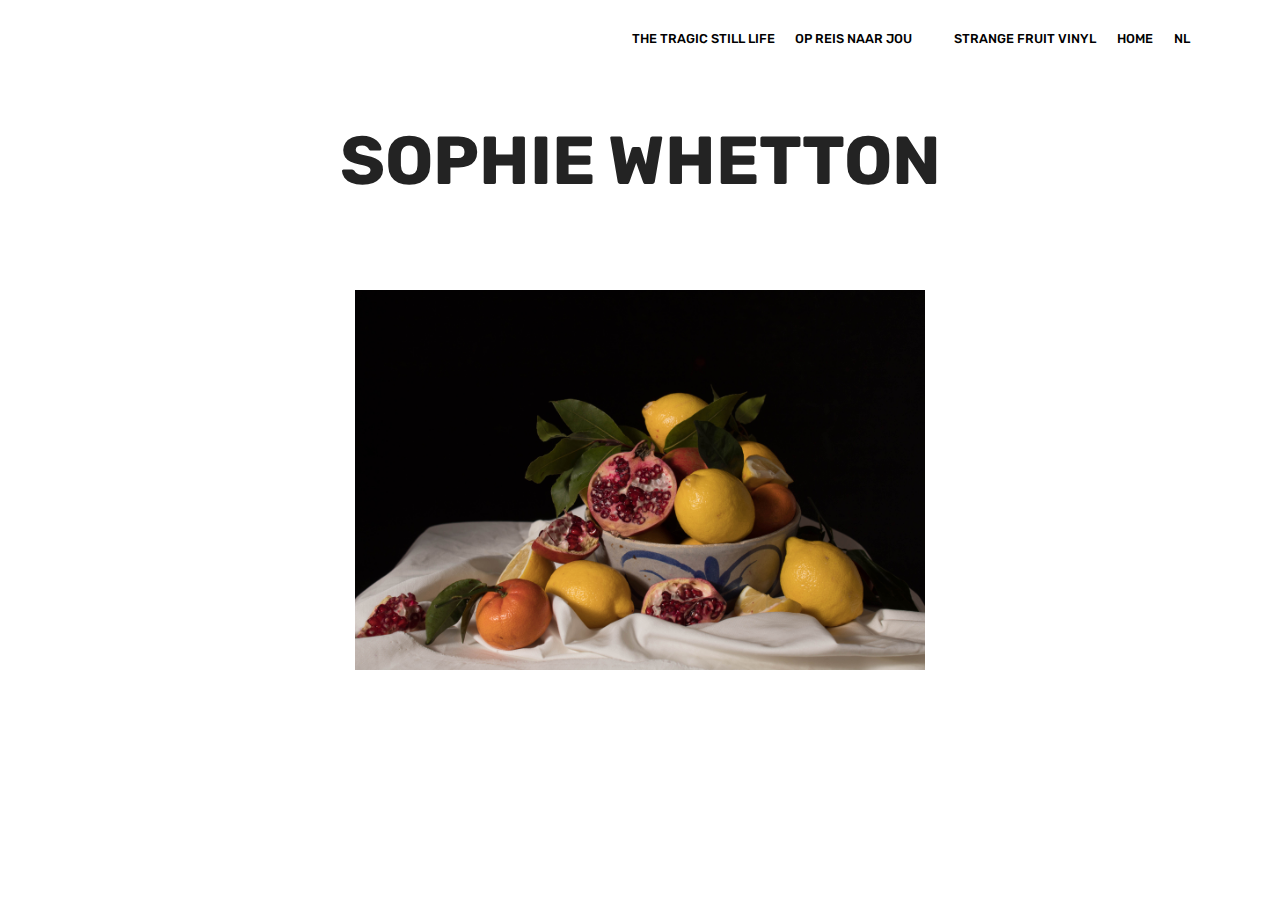
<file: index.html>
<!DOCTYPE html>
<html>
<head>
  <!-- Site made with Mobirise Website Builder v4.4.1, https://mobirise.com -->
  <meta charset="UTF-8">
  <meta http-equiv="X-UA-Compatible" content="IE=edge">
  <meta name="generator" content="Mobirise v4.4.1, mobirise.com">
  <meta name="viewport" content="width=device-width, initial-scale=1">
  <link rel="shortcut icon" href="assets/images/logo2.png" type="image/x-icon">
  <meta name="description" content="">
  <title>Home</title>
  <link rel="stylesheet" href="assets/web/assets/mobirise-icons/mobirise-icons.css">
  <link rel="stylesheet" href="assets/tether/tether.min.css">
  <link rel="stylesheet" href="assets/bootstrap/css/bootstrap.min.css">
  <link rel="stylesheet" href="assets/bootstrap/css/bootstrap-grid.min.css">
  <link rel="stylesheet" href="assets/bootstrap/css/bootstrap-reboot.min.css">
  <link rel="stylesheet" href="assets/dropdown/css/style.css">
  <link rel="stylesheet" href="assets/theme/css/style.css">
  <link rel="stylesheet" href="assets/mobirise/css/mbr-additional.css" type="text/css">
  
  
  
</head>
<body>

<!-- Google Analytics -->
<!-- Global site tag (gtag.js) - Google Analytics -->
<script async src="https://www.googletagmanager.com/gtag/js?id=UA-111196459-1"></script>
<script>
  window.dataLayer = window.dataLayer || [];
  function gtag(){dataLayer.push(arguments);}
  gtag('js', new Date());

  gtag('config', 'UA-111196459-1');
</script>
<!-- /Google Analytics -->


<section class="menu cid-qDHQd9HM70" once="menu" id="menu1-16" data-rv-view="633">

    

    <nav class="navbar navbar-expand beta-menu navbar-dropdown align-items-center navbar-toggleable-sm">
        <button class="navbar-toggler navbar-toggler-right" type="button" data-toggle="collapse" data-target="#navbarSupportedContent" aria-controls="navbarSupportedContent" aria-expanded="false" aria-label="Toggle navigation">
            <div class="hamburger">
                <span></span>
                <span></span>
                <span></span>
                <span></span>
            </div>
        </button>
        <div class="menu-logo">
            <div class="navbar-brand">
                
                
            </div>
        </div>
        <div class="collapse navbar-collapse" id="navbarSupportedContent">
            <ul class="navbar-nav nav-dropdown nav-right navbar-nav-top-padding" data-app-modern-menu="true"><li class="nav-item">
                    <a class="nav-link link text-black display-7" href="https://mobirise.com"></a>
                </li>
                <li class="nav-item"><a class="nav-link link text-black display-7" href="page7.html">THE TRAGIC STILL LIFE</a></li><li class="nav-item"><a class="nav-link link text-black display-7" href="page10.html">OP REIS NAAR JOU</a></li><li class="nav-item"><a class="nav-link link text-black display-7" href="index.html"></a></li><li class="nav-item"><a class="nav-link link text-black display-7" href="page9.html">STRANGE FRUIT VINYL</a></li><li class="nav-item"><a class="nav-link link text-black display-7" href="index.html">HOME</a></li><li class="nav-item"><a class="nav-link link text-black display-7" href="http://sophiewhetton.github.io/nl">NL</a></li></ul>
            
        </div>
    </nav>
</section>

<section class="engine"><a href="https://mobirise.co/g">how to create your own website for free</a></section><section class="header4 cid-qNBVHZaXSV" id="header4-1e" data-rv-view="635">

    

    

    <div class="container">
        <div class="row justify-content-md-center">
            <div class="media-content col-md-10">
                <h1 class="mbr-section-title align-center mbr-white pb-3 mbr-bold mbr-fonts-style display-1">SOPHIE WHETTON<br></h1>
                
                <div class="mbr-text align-center mbr-white pb-3">
                    
                </div>
                
            </div>
            <div class="mbr-figure pt-5">
                <img src="assets/images/lemonsmetasmallfile-1-of-1.jpg" alt="Mobirise" title="" media-simple="true" style="width: 50%;">
            </div>
        </div>
    </div>
</section>


  <script src="assets/web/assets/jquery/jquery.min.js"></script>
  <script src="assets/popper/popper.min.js"></script>
  <script src="assets/tether/tether.min.js"></script>
  <script src="assets/bootstrap/js/bootstrap.min.js"></script>
  <script src="assets/smooth-scroll/smooth-scroll.js"></script>
  <script src="assets/dropdown/js/script.min.js"></script>
  <script src="assets/touch-swipe/jquery.touch-swipe.min.js"></script>
  <script src="assets/theme/js/script.js"></script>
  
  
</body>
</html>
</file>
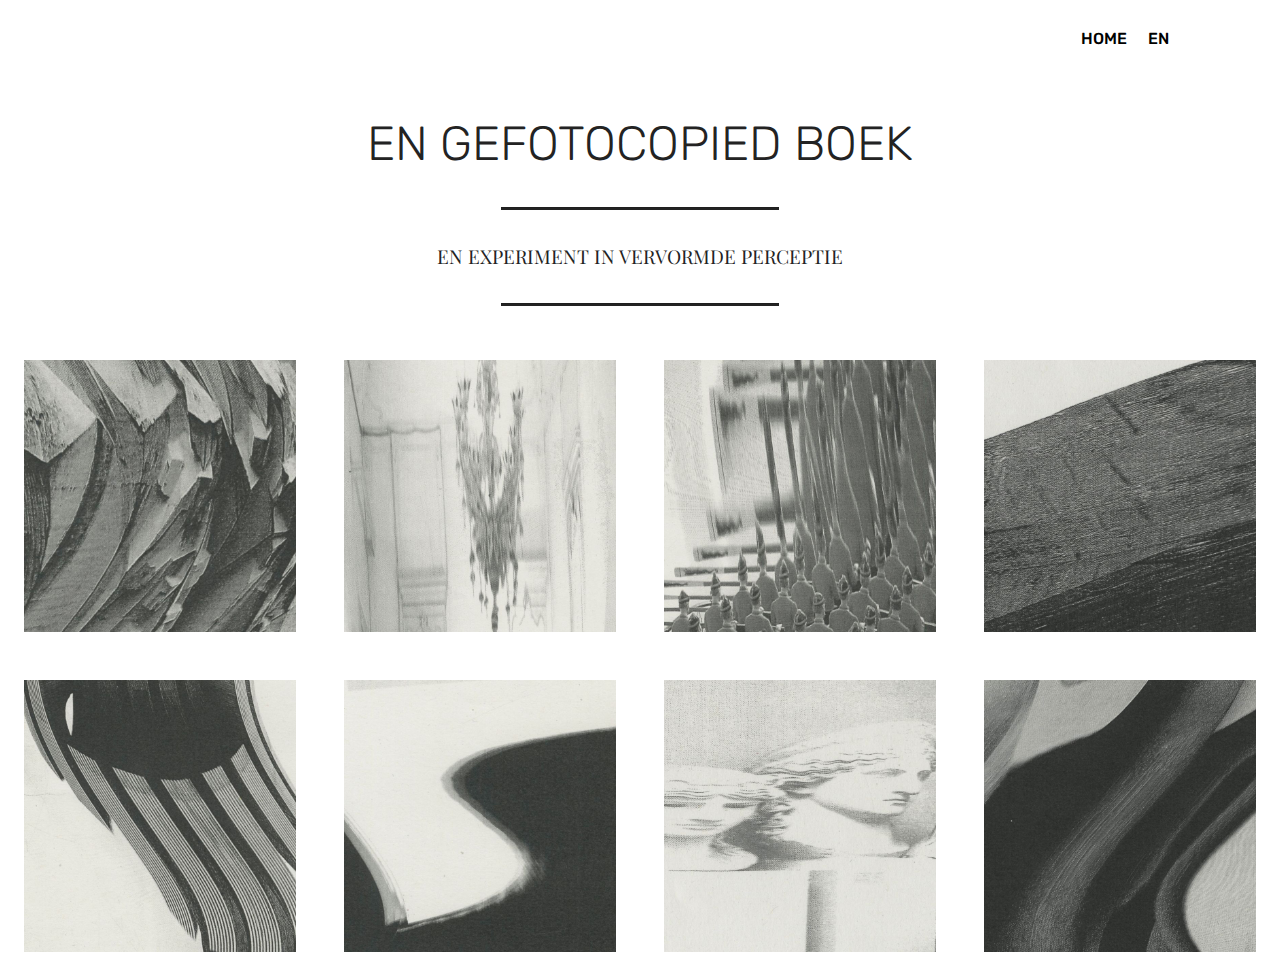
<file: page1.html>
<!DOCTYPE html>
<html>
<head>
  <!-- Site made with Mobirise Website Builder v4.4.1, https://mobirise.com -->
  <meta charset="UTF-8">
  <meta http-equiv="X-UA-Compatible" content="IE=edge">
  <meta name="generator" content="Mobirise v4.4.1, mobirise.com">
  <meta name="viewport" content="width=device-width, initial-scale=1">
  <link rel="shortcut icon" href="assets/images/logo2.png" type="image/x-icon">
  <meta name="description" content="Web Site Creator Description">
  <title>EN GEFOTOCOPIEERD BOEK</title>
  <link rel="stylesheet" href="assets/web/assets/mobirise-icons/mobirise-icons.css">
  <link rel="stylesheet" href="assets/tether/tether.min.css">
  <link rel="stylesheet" href="assets/bootstrap/css/bootstrap.min.css">
  <link rel="stylesheet" href="assets/bootstrap/css/bootstrap-grid.min.css">
  <link rel="stylesheet" href="assets/bootstrap/css/bootstrap-reboot.min.css">
  <link rel="stylesheet" href="assets/dropdown/css/style.css">
  <link rel="stylesheet" href="assets/theme/css/style.css">
  <link rel="stylesheet" href="assets/mobirise-gallery/style.css">
  <link rel="stylesheet" href="assets/mobirise/css/mbr-additional.css" type="text/css">
  
  
  
</head>
<body>

<!-- Google Analytics -->
<!-- Global site tag (gtag.js) - Google Analytics -->
<script async src="https://www.googletagmanager.com/gtag/js?id=UA-111196459-1"></script>
<script>
  window.dataLayer = window.dataLayer || [];
  function gtag(){dataLayer.push(arguments);}
  gtag('js', new Date());

  gtag('config', 'UA-111196459-1');
</script>
<!-- /Google Analytics -->


<section class="menu cid-qC2hZjQatv" once="menu" id="menu2-r" data-rv-view="522">

    

    <nav class="navbar navbar-expand beta-menu navbar-dropdown align-items-center navbar-fixed-top navbar-toggleable-sm">
        <button class="navbar-toggler navbar-toggler-right" type="button" data-toggle="collapse" data-target="#navbarSupportedContent" aria-controls="navbarSupportedContent" aria-expanded="false" aria-label="Toggle navigation">
            <div class="hamburger">
                <span></span>
                <span></span>
                <span></span>
                <span></span>
            </div>
        </button>
        <div class="menu-logo">
            <div class="navbar-brand">
                
                
            </div>
        </div>
        <div class="collapse navbar-collapse" id="navbarSupportedContent">
            <ul class="navbar-nav nav-dropdown nav-right navbar-nav-top-padding" data-app-modern-menu="true"><li class="nav-item">
                    <a class="nav-link link text-black display-4" href="https://mobirise.com"></a>
                </li>
                <li class="nav-item">
                    <a class="nav-link link text-black display-4" href="index.html">
                        HOME</a>
                </li><li class="nav-item"><a class="nav-link link text-black display-4" href="https://sophiewhetton.github.io/en/index.html">EN</a></li><li class="nav-item"><a class="nav-link link text-black display-4" href="index.html"></a></li></ul>
            
        </div>
    </nav>
</section>

<section class="engine"><a href="https://mobirise.co/o">bootstrap buttons</a></section><section class="mbr-section content4 cid-qC7Fafq00j" id="content4-z" data-rv-view="483">

    

    <div class="container">
        <div class="media-container-row">
            <div class="title col-12 col-md-8">
                <h2 class="align-center pb-3 mbr-fonts-style display-2">EN GEFOTOCOPIED BOEK</h2>
                
                
            </div>
        </div>
    </div>
</section>

<section class="mbr-section article content9 cid-qC7ERKAL7g" id="content9-y" data-rv-view="485">
    
     

    <div class="container">
        <div class="inner-container" style="width: 100%;">
            <hr class="line" style="width: 25%;">
            <div class="section-text align-center mbr-fonts-style display-5">EN EXPERIMENT IN VERVORMDE PERCEPTIE</div>
            <hr class="line" style="width: 25%;">
        </div>
        </div>
</section>

<section class="mbr-gallery mbr-slider-carousel cid-qC25PJGeas" id="gallery3-k" data-rv-view="487">

    

    <div>
        <div><!-- Filter --><!-- Gallery --><div class="mbr-gallery-row"><div class="mbr-gallery-layout-default"><div><div><div class="mbr-gallery-item mbr-gallery-item--p3" data-video-url="false" data-tags="Awesome"><div href="#lb-gallery3-k" data-slide-to="0" data-toggle="modal"><img src="assets/images/p25-800x800.jpg" alt=""><span class="icon-focus"></span></div></div><div class="mbr-gallery-item mbr-gallery-item--p3" data-video-url="false" data-tags="Responsive"><div href="#lb-gallery3-k" data-slide-to="1" data-toggle="modal"><img src="assets/images/p33-800x800.jpg" alt=""><span class="icon-focus"></span></div></div><div class="mbr-gallery-item mbr-gallery-item--p3" data-video-url="false" data-tags="Creative"><div href="#lb-gallery3-k" data-slide-to="2" data-toggle="modal"><img src="assets/images/p27-800x800.jpg" alt=""><span class="icon-focus"></span></div></div><div class="mbr-gallery-item mbr-gallery-item--p3" data-video-url="false" data-tags="Animated"><div href="#lb-gallery3-k" data-slide-to="3" data-toggle="modal"><img src="assets/images/page8-800x800.jpg" alt=""><span class="icon-focus"></span></div></div><div class="mbr-gallery-item mbr-gallery-item--p3" data-video-url="false" data-tags="Awesome"><div href="#lb-gallery3-k" data-slide-to="4" data-toggle="modal"><img src="assets/images/p41-800x800.jpg" alt=""><span class="icon-focus"></span></div></div><div class="mbr-gallery-item mbr-gallery-item--p3" data-video-url="false" data-tags="Awesome"><div href="#lb-gallery3-k" data-slide-to="5" data-toggle="modal"><img src="assets/images/p47-800x800.jpg" alt=""><span class="icon-focus"></span></div></div><div class="mbr-gallery-item mbr-gallery-item--p3" data-video-url="false" data-tags="Responsive"><div href="#lb-gallery3-k" data-slide-to="6" data-toggle="modal"><img src="assets/images/page6-800x800.jpg" alt=""><span class="icon-focus"></span></div></div><div class="mbr-gallery-item mbr-gallery-item--p3" data-video-url="false" data-tags="Animated"><div href="#lb-gallery3-k" data-slide-to="7" data-toggle="modal"><img src="assets/images/page14-800x800.jpg" alt=""><span class="icon-focus"></span></div></div></div></div><div class="clearfix"></div></div></div><!-- Lightbox --><div data-app-prevent-settings="" class="mbr-slider modal fade carousel slide" tabindex="-1" data-keyboard="true" data-interval="false" id="lb-gallery3-k"><div class="modal-dialog"><div class="modal-content"><div class="modal-body"><div class="carousel-inner"><div class="carousel-item"><img src="assets/images/p25.jpg" alt=""></div><div class="carousel-item"><img src="assets/images/p33.jpg" alt=""></div><div class="carousel-item"><img src="assets/images/p27.jpg" alt=""></div><div class="carousel-item"><img src="assets/images/page8.jpg" alt=""></div><div class="carousel-item"><img src="assets/images/p41.jpg" alt=""></div><div class="carousel-item"><img src="assets/images/p47.jpg" alt=""></div><div class="carousel-item"><img src="assets/images/page6.jpg" alt=""></div><div class="carousel-item active"><img src="assets/images/page14.jpg" alt=""></div></div><a class="carousel-control carousel-control-prev" role="button" data-slide="prev" href="#lb-gallery3-k"><span class="mbri-left mbr-iconfont" aria-hidden="true"></span><span class="sr-only">Previous</span></a><a class="carousel-control carousel-control-next" role="button" data-slide="next" href="#lb-gallery3-k"><span class="mbri-right mbr-iconfont" aria-hidden="true"></span><span class="sr-only">Next</span></a><a class="close" href="#" role="button" data-dismiss="modal"><span class="sr-only">Close</span></a></div></div></div></div></div>
    </div>

</section>


  <script src="assets/web/assets/jquery/jquery.min.js"></script>
  <script src="assets/popper/popper.min.js"></script>
  <script src="assets/tether/tether.min.js"></script>
  <script src="assets/bootstrap/js/bootstrap.min.js"></script>
  <script src="assets/smooth-scroll/smooth-scroll.js"></script>
  <script src="assets/masonry/masonry.pkgd.min.js"></script>
  <script src="assets/imagesloaded/imagesloaded.pkgd.min.js"></script>
  <script src="assets/bootstrap-carousel-swipe/bootstrap-carousel-swipe.js"></script>
  <script src="assets/touch-swipe/jquery.touch-swipe.min.js"></script>
  <script src="assets/jquery-mb-vimeo_player/jquery.mb.vimeo_player.js"></script>
  <script src="assets/dropdown/js/script.min.js"></script>
  <script src="assets/theme/js/script.js"></script>
  <script src="assets/mobirise-slider-video/script.js"></script>
  <script src="assets/mobirise-gallery/player.min.js"></script>
  <script src="assets/mobirise-gallery/script.js"></script>
  
  
</body>
</html>
</file>
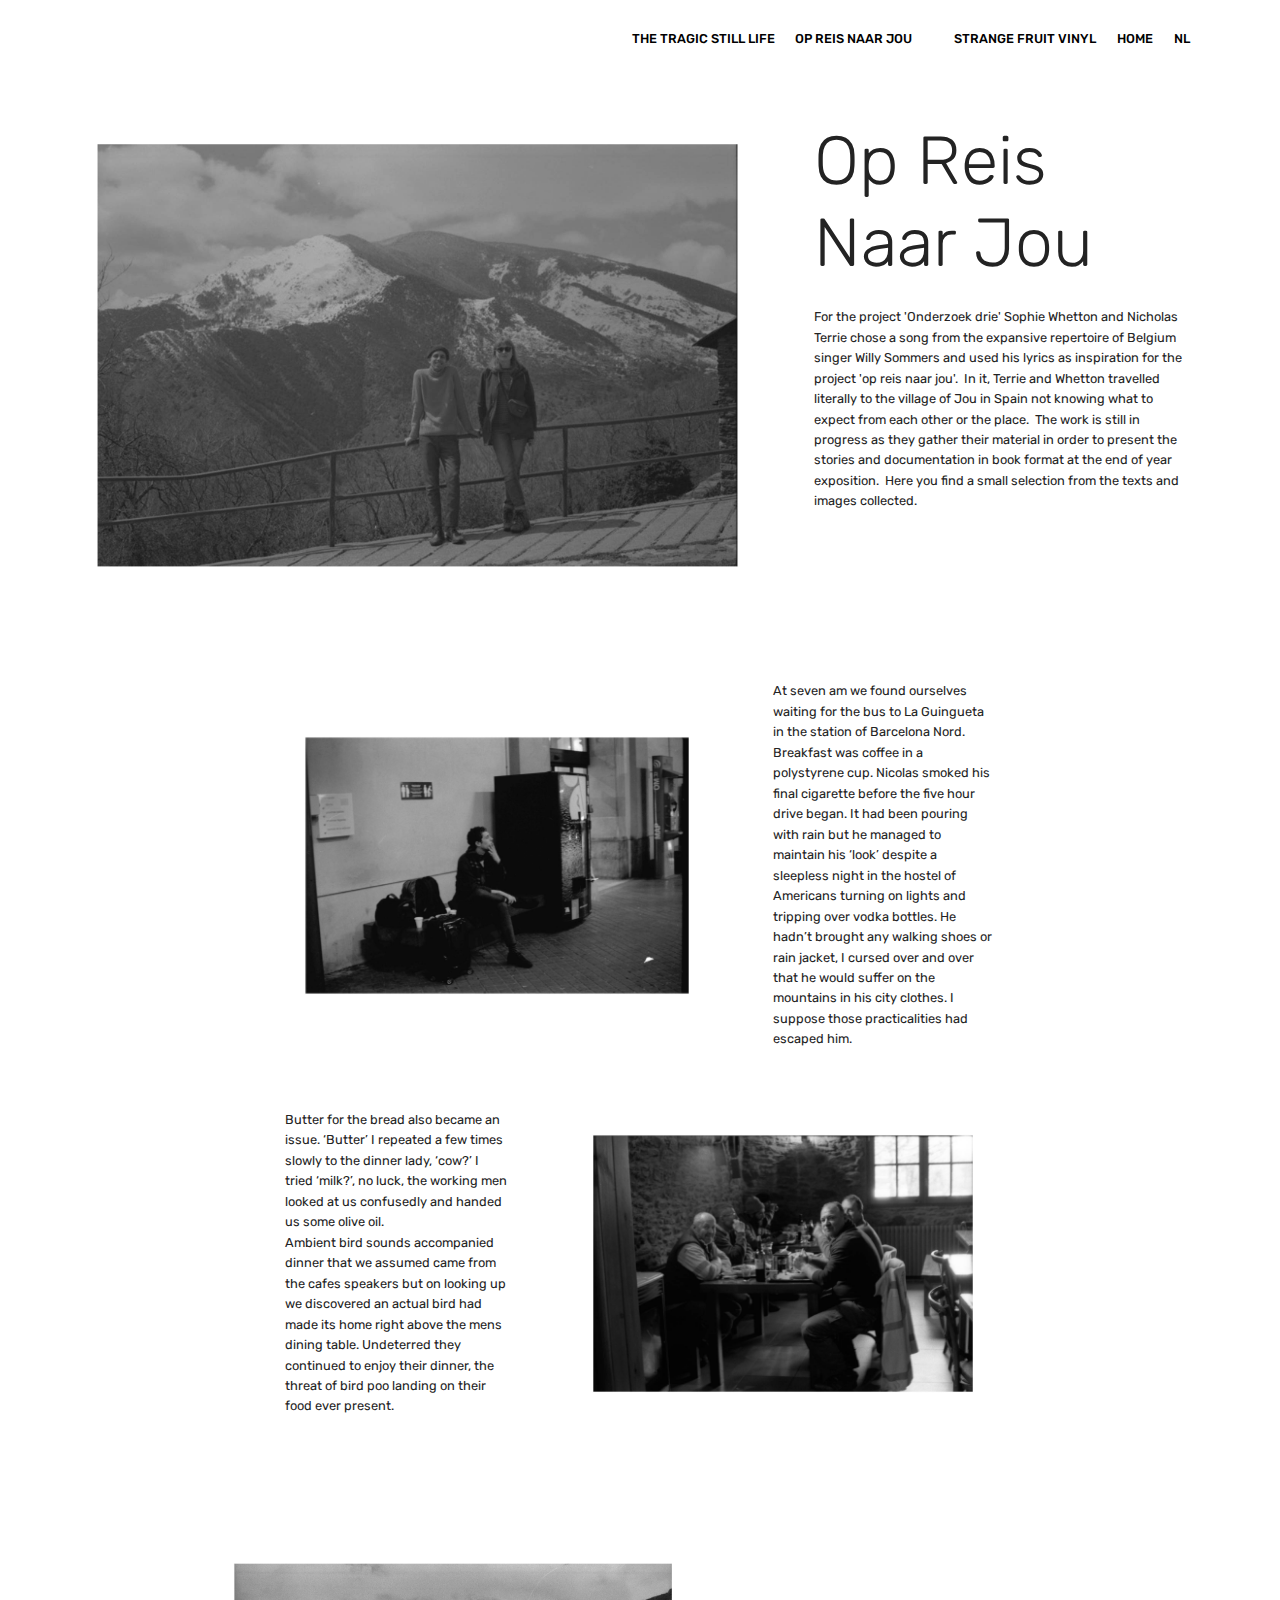
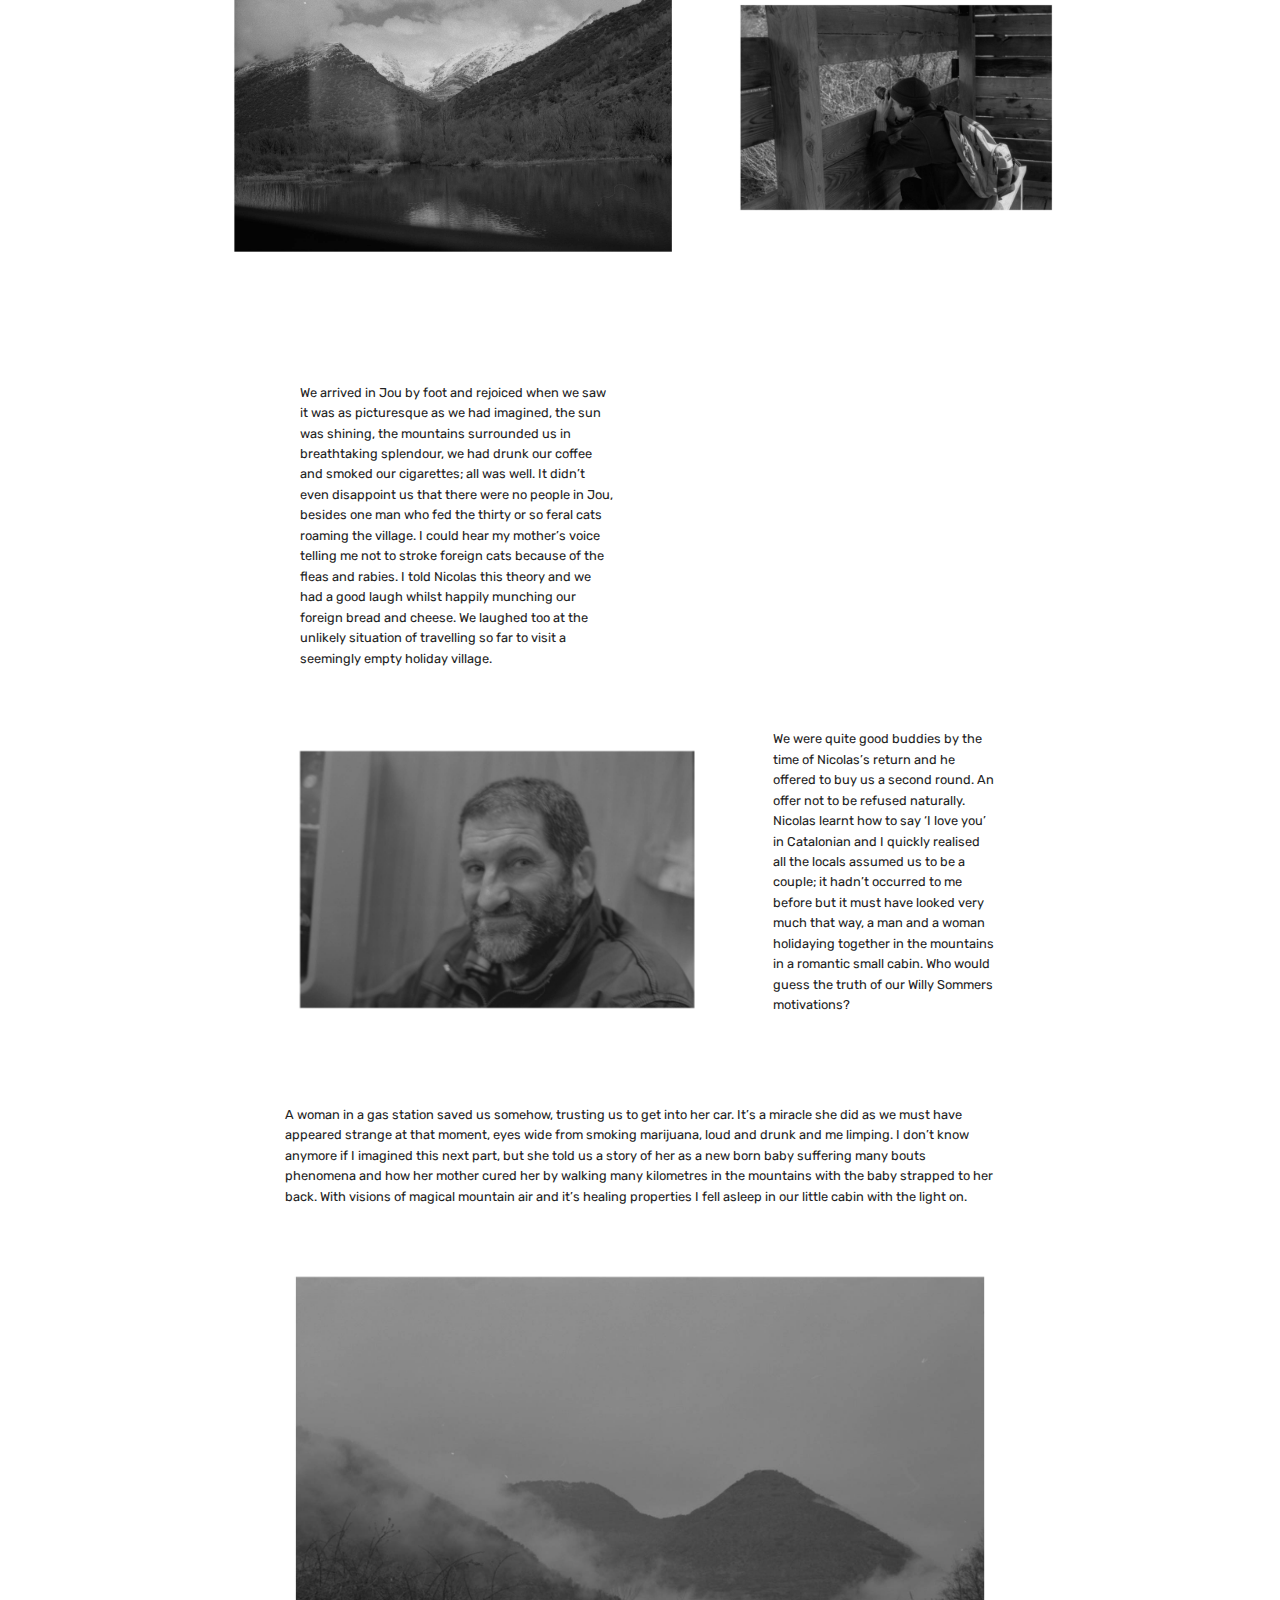
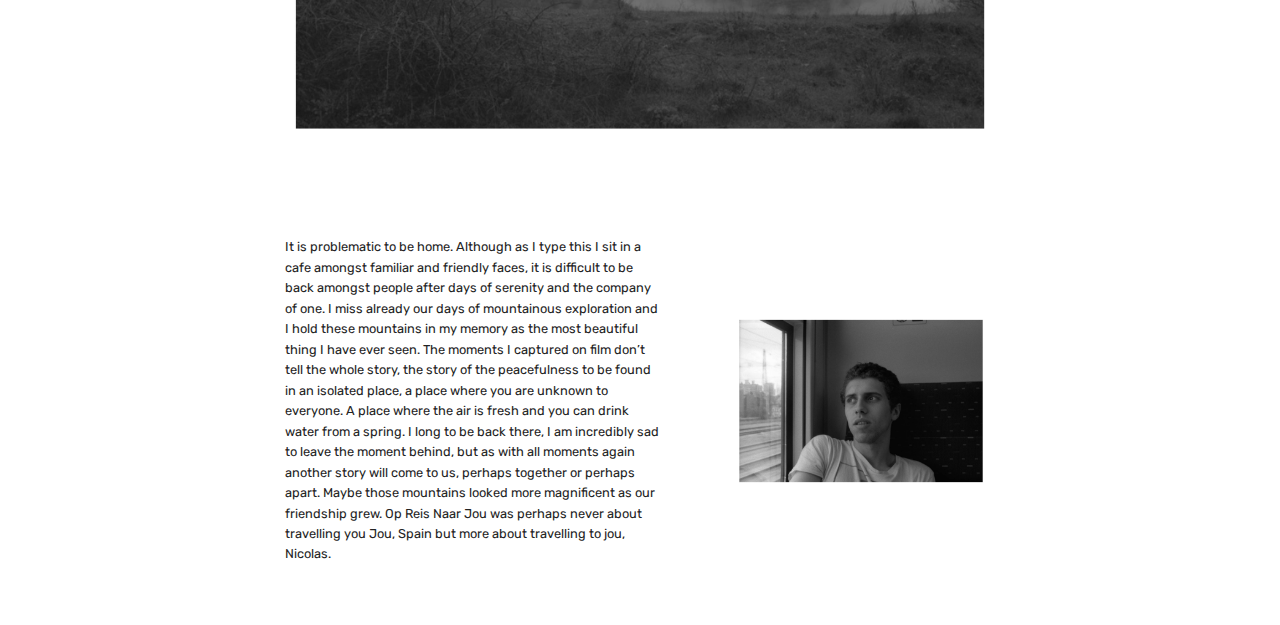
<file: page10.html>
<!DOCTYPE html>
<html>
<head>
  <!-- Site made with Mobirise Website Builder v4.4.1, https://mobirise.com -->
  <meta charset="UTF-8">
  <meta http-equiv="X-UA-Compatible" content="IE=edge">
  <meta name="generator" content="Mobirise v4.4.1, mobirise.com">
  <meta name="viewport" content="width=device-width, initial-scale=1">
  <link rel="shortcut icon" href="assets/images/logo2.png" type="image/x-icon">
  <meta name="description" content="Web Generator Description">
  <title>opreisnaarjou</title>
  <link rel="stylesheet" href="assets/web/assets/mobirise-icons/mobirise-icons.css">
  <link rel="stylesheet" href="assets/tether/tether.min.css">
  <link rel="stylesheet" href="assets/bootstrap/css/bootstrap.min.css">
  <link rel="stylesheet" href="assets/bootstrap/css/bootstrap-grid.min.css">
  <link rel="stylesheet" href="assets/bootstrap/css/bootstrap-reboot.min.css">
  <link rel="stylesheet" href="assets/dropdown/css/style.css">
  <link rel="stylesheet" href="assets/theme/css/style.css">
  <link rel="stylesheet" href="assets/mobirise/css/mbr-additional.css" type="text/css">
  
  
  
</head>
<body>

<!-- Google Analytics -->
<!-- Global site tag (gtag.js) - Google Analytics -->
<script async src="https://www.googletagmanager.com/gtag/js?id=UA-111196459-1"></script>
<script>
  window.dataLayer = window.dataLayer || [];
  function gtag(){dataLayer.push(arguments);}
  gtag('js', new Date());

  gtag('config', 'UA-111196459-1');
</script>
<!-- /Google Analytics -->


<section class="menu cid-qEkR9TkGvd" once="menu" id="menu1-1z" data-rv-view="703">

    

    <nav class="navbar navbar-expand beta-menu navbar-dropdown align-items-center navbar-toggleable-sm">
        <button class="navbar-toggler navbar-toggler-right" type="button" data-toggle="collapse" data-target="#navbarSupportedContent" aria-controls="navbarSupportedContent" aria-expanded="false" aria-label="Toggle navigation">
            <div class="hamburger">
                <span></span>
                <span></span>
                <span></span>
                <span></span>
            </div>
        </button>
        <div class="menu-logo">
            <div class="navbar-brand">
                
                
            </div>
        </div>
        <div class="collapse navbar-collapse" id="navbarSupportedContent">
            <ul class="navbar-nav nav-dropdown nav-right navbar-nav-top-padding" data-app-modern-menu="true"><li class="nav-item">
                    <a class="nav-link link text-black display-7" href="https://mobirise.com"></a>
                </li>
                <li class="nav-item"><a class="nav-link link text-black display-7" href="page7.html">THE TRAGIC STILL LIFE</a></li><li class="nav-item"><a class="nav-link link text-black display-7" href="page10.html">OP REIS NAAR JOU</a></li><li class="nav-item"><a class="nav-link link text-black display-7" href="index.html"></a></li><li class="nav-item"><a class="nav-link link text-black display-7" href="page9.html">STRANGE FRUIT VINYL</a></li><li class="nav-item"><a class="nav-link link text-black display-7" href="index.html">HOME</a></li><li class="nav-item"><a class="nav-link link text-black display-7" href="http://sophiewhetton.github.io/nl">NL</a></li></ul>
            
        </div>
    </nav>
</section>

<section class="engine"><a href="https://mobirise.co/l">bootstrap theme</a></section><section class="header3 cid-qSOqgjsAsF" id="header3-20" data-rv-view="705">

    

    

    <div class="container">
        <div class="media-container-row">
            <div class="mbr-figure" style="width: 180%;">
                <img src="assets/images/opreismetadata-14-of-44.jpg" alt="Mobirise" title="" media-simple="true">
            </div>

            <div class="media-content">
                <h1 class="mbr-section-title mbr-white pb-3 mbr-fonts-style display-1">Op Reis Naar Jou</h1>
                
                <div class="mbr-section-text mbr-white pb-3 ">
                    <p class="mbr-text mbr-fonts-style display-7">For the project 'Onderzoek drie' Sophie Whetton and Nicholas Terrie chose a song from the expansive repertoire of Belgium singer Willy Sommers and used his lyrics as inspiration for the project 'op reis naar jou'. &nbsp;In it, Terrie and Whetton travelled literally to the village of Jou in Spain not knowing what to expect from each other or the place. &nbsp;The work is still in progress as they gather their material in order to present the stories and documentation in book format at the end of year exposition. &nbsp;Here you find a small selection from the texts and images collected.</p>
                </div>
                
            </div>
        </div>
    </div>

</section>

<section class="mbr-section content6 cid-qSOsrIwUHK" id="content6-22" data-rv-view="708">
    
     
    
    <div class="container">
        <div class="media-container-row">
            <div class="col-12 col-md-8">
                <div class="media-container-row">
                    <div class="mbr-figure" style="width: 200%;">
                      <img src="assets/images/opreismetadata-33-of-44.jpg" alt="Mobirise" title="" media-simple="true">  
                    </div>
                    <div class="media-content">
                        <div class="mbr-section-text">
                            <p class="mbr-text mb-0 mbr-fonts-style display-7">At seven am we found ourselves waiting for the bus to La Guingueta in the station of Barcelona Nord.  Breakfast was coffee in a polystyrene cup.  Nicolas smoked his final cigarette before the five hour drive began.  It had been pouring with rain but he managed to maintain his ‘look’ despite a sleepless night in the hostel of Americans turning on lights and tripping over vodka bottles.  He hadn’t brought any walking shoes or rain jacket, I cursed over and over that he would suffer on the mountains in his city clothes.  I suppose those practicalities had escaped him.&nbsp;</p>
                        </div>
                    </div>
                </div>
            </div>
        </div>
    </div>
</section>

<section class="mbr-section content7 cid-qSOvb7ONBg" id="content7-23" data-rv-view="710">
          
    

    <div class="container">
        <div class="media-container-row">
            <div class="col-12 col-md-8">
                <div class="media-container-row">
                    <div class="media-content">
                        <div class="mbr-section-text">
                            <p class="mbr-text align-right mb-0 mbr-fonts-style display-7">Butter for the bread also became an issue.  ‘Butter’ I repeated a few times slowly to the dinner lady, ‘cow?’ I tried ‘milk?’, no luck, the working men looked at us confusedly and handed us some olive oil.  <br>  Ambient bird sounds accompanied dinner that we assumed came from the cafes speakers but on looking up we discovered an actual bird had made its home right above the mens dining table.  Undeterred they continued to enjoy their dinner, the threat of bird poo landing on their food ever present.<br></p>
                        </div>
                    </div>
                    <div class="mbr-figure" style="width: 200%;">
                     <img src="assets/images/opreismetadata-30-of-44.jpg" alt="Mobirise" title="" media-simple="true">  
                    </div>
                </div>
            </div>
        </div>
    </div>
</section>

<section class="cid-qSOw0i6irs" id="content13-24" data-rv-view="712">
    
    <div class="container">
            <div class="media-container-row" style="width: 77%;">
                <div class="img-item item1" style="width: 144%;">
                    <img src="assets/images/opreismetadata-34-of-44.jpg" alt="" title="" media-simple="true">
                    
                </div>
                <div class="img-item">
                    <img src="assets/images/opreismetadata-35-of-44.jpg" alt="" title="" media-simple="true">
                    
                </div>
            </div>
    </div>
</section>

<section class="mbr-section article content3 cid-qSOwLaBV8c" id="content3-25" data-rv-view="714">
      
     

    <div class="container">
        <div class="media-container-row">
            <div class="row col-12 col-md-8">
                <div class="col-12 col-md-6 pr-lg-4 mbr-text mbr-fonts-style display-7">We arrived in Jou by foot and rejoiced when we saw it was as picturesque as we had imagined, the sun was shining, the mountains surrounded us in breathtaking splendour, we had drunk our coffee and smoked our cigarettes; all was well.  It didn’t even disappoint us that there were no people in Jou, besides one man who fed the thirty or so feral cats roaming the village.  I could hear my mother’s voice telling me not to stroke foreign cats because of the fleas and rabies.  I told Nicolas this theory and we had a good laugh whilst happily munching our foreign bread and cheese.  We laughed too at the unlikely situation of travelling so far to visit a seemingly empty holiday village.</div>
                <div class="col-12 col-md-6 pl-lg-4 mbr-text mbr-fonts-style display-7"></div>
            </div>
        </div>
    </div>
</section>

<section class="mbr-section content6 cid-qSOxJnHsrH" id="content6-26" data-rv-view="715">
    
     
    
    <div class="container">
        <div class="media-container-row">
            <div class="col-12 col-md-8">
                <div class="media-container-row">
                    <div class="mbr-figure" style="width: 200%;">
                      <img src="assets/images/opreismetadata-26-of-44.jpg" alt="Mobirise" title="" media-simple="true">  
                    </div>
                    <div class="media-content">
                        <div class="mbr-section-text">
                            <p class="mbr-text mb-0 mbr-fonts-style display-7">We were quite good buddies by the time of Nicolas’s return and he offered to buy us a second round.  An offer not to be refused naturally.  Nicolas learnt how to say ‘I love you’ in Catalonian and I quickly realised all the locals assumed us to be a couple;  it hadn’t occurred to me before but it must have looked very much that way, a man and a woman holidaying together in the mountains in a romantic small cabin.  Who would guess the truth of our Willy Sommers motivations?</p>
                        </div>
                    </div>
                </div>
            </div>
        </div>
    </div>
</section>

<section class="mbr-section article content1 cid-qSOykXV8Po" id="content1-28" data-rv-view="717">
    
     

    <div class="container">
        <div class="media-container-row">
            <div class="mbr-text col-12 col-md-8 mbr-fonts-style display-7">A woman in a gas station saved us somehow, trusting us to get into her car.  It’s a miracle she did as we must have appeared strange at that moment, eyes wide from smoking marijuana, loud and drunk and me limping. I don’t know anymore if I imagined this next part, but she told us a story of her as a new born baby suffering many bouts phenomena and how her mother cured her by walking many kilometres in the mountains with the baby strapped to her back.  With visions of magical mountain air and it’s healing properties I fell asleep in our little cabin with the light on.<div><br></div></div>
        </div>
    </div>
</section>

<section class="cid-qSOyb8UlS6" id="image1-27" data-rv-view="718">

    

    <figure class="mbr-figure container">
            <div class="image-block" style="width: 66%;">
                <img src="assets/images/opreismetadata-28-of-44.jpg" width="1400" alt="Mobirise" title="" media-simple="true">
                
            </div>
    </figure>
</section>

<section class="mbr-section content7 cid-qSOzjxMGgG" id="content7-29" data-rv-view="720">
          
    

    <div class="container">
        <div class="media-container-row">
            <div class="col-12 col-md-8">
                <div class="media-container-row">
                    <div class="media-content">
                        <div class="mbr-section-text">
                            <p class="mbr-text align-right mb-0 mbr-fonts-style display-7">It is problematic to be home.  Although as I type this I sit in a cafe amongst familiar and friendly faces, it is difficult to be back amongst people after days of serenity and the company of one.  I miss already our days of mountainous exploration and I hold these mountains in my memory as the most beautiful thing I have ever seen.  The moments I captured on film don’t tell the whole story, the story of the peacefulness to be found in an isolated place, a place where you are unknown to everyone.  A place where the air is fresh and you can drink water from a spring.  I long to be back there, I am incredibly sad to leave the moment behind, but as with all moments again another story will come to us, perhaps together or perhaps apart.  Maybe those mountains looked more magnificent as our friendship grew.  Op Reis Naar Jou was perhaps never about travelling you Jou, Spain but more about travelling to jou, Nicolas.
                            </p>
                        </div>
                    </div>
                    <div class="mbr-figure" style="width: 80%;">
                     <img src="assets/images/opreismetadata-32-of-44.jpg" alt="Mobirise" title="" media-simple="true">  
                    </div>
                </div>
            </div>
        </div>
    </div>
</section>


  <script src="assets/web/assets/jquery/jquery.min.js"></script>
  <script src="assets/popper/popper.min.js"></script>
  <script src="assets/tether/tether.min.js"></script>
  <script src="assets/bootstrap/js/bootstrap.min.js"></script>
  <script src="assets/smooth-scroll/smooth-scroll.js"></script>
  <script src="assets/dropdown/js/script.min.js"></script>
  <script src="assets/touch-swipe/jquery.touch-swipe.min.js"></script>
  <script src="assets/theme/js/script.js"></script>
  
  
</body>
</html>
</file>
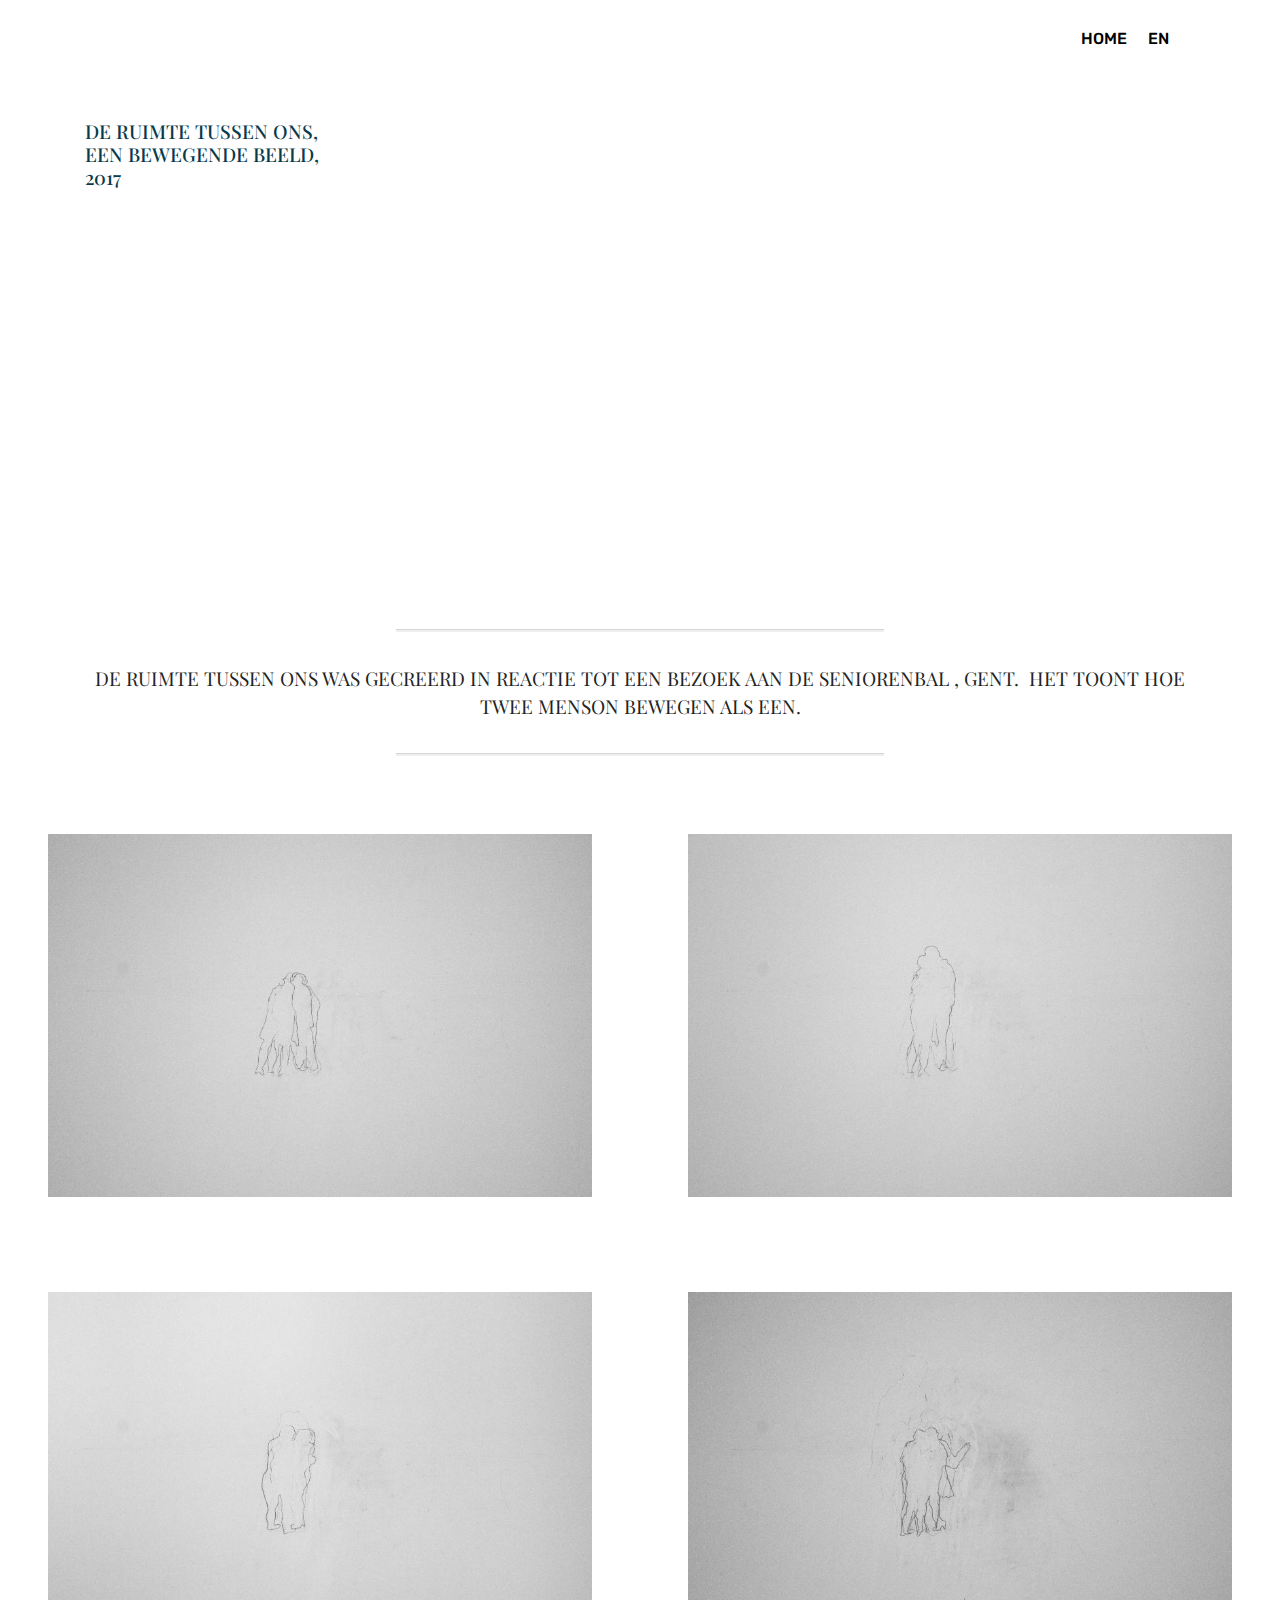
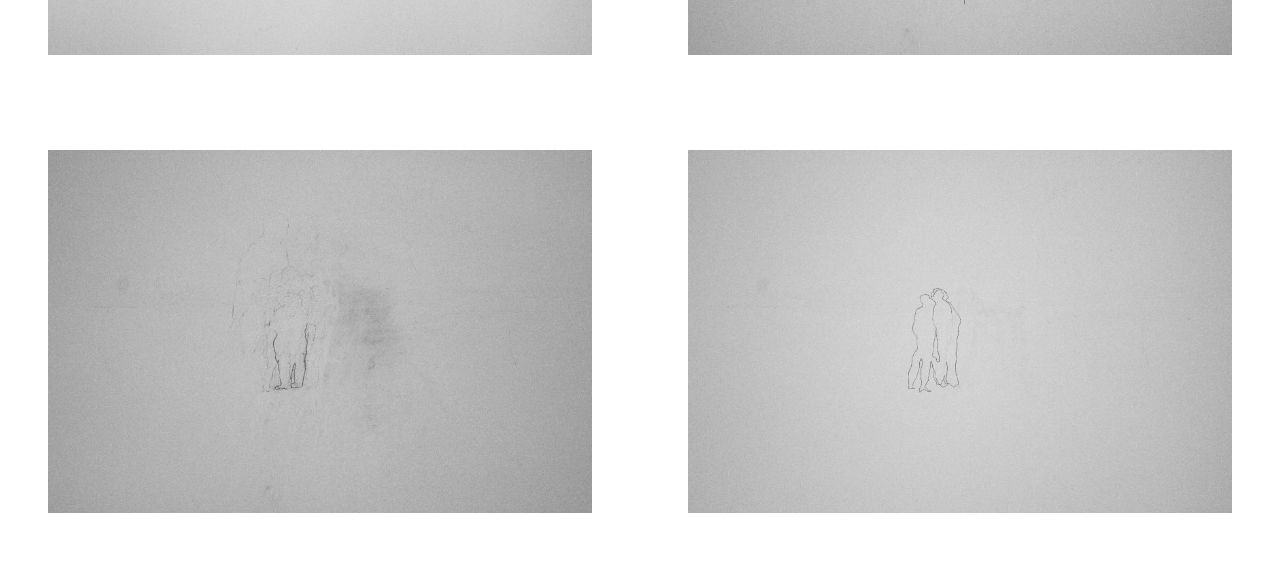
<file: page2.html>
<!DOCTYPE html>
<html>
<head>
  <!-- Site made with Mobirise Website Builder v4.4.1, https://mobirise.com -->
  <meta charset="UTF-8">
  <meta http-equiv="X-UA-Compatible" content="IE=edge">
  <meta name="generator" content="Mobirise v4.4.1, mobirise.com">
  <meta name="viewport" content="width=device-width, initial-scale=1">
  <link rel="shortcut icon" href="assets/images/logo2.png" type="image/x-icon">
  <meta name="description" content="Web Page Maker Description">
  <title>DE RUIMTE TUSSEN ONS</title>
  <link rel="stylesheet" href="assets/web/assets/mobirise-icons/mobirise-icons.css">
  <link rel="stylesheet" href="assets/tether/tether.min.css">
  <link rel="stylesheet" href="assets/bootstrap/css/bootstrap.min.css">
  <link rel="stylesheet" href="assets/bootstrap/css/bootstrap-grid.min.css">
  <link rel="stylesheet" href="assets/bootstrap/css/bootstrap-reboot.min.css">
  <link rel="stylesheet" href="assets/dropdown/css/style.css">
  <link rel="stylesheet" href="assets/theme/css/style.css">
  <link rel="stylesheet" href="assets/mobirise-gallery/style.css">
  <link rel="stylesheet" href="assets/mobirise/css/mbr-additional.css" type="text/css">
  
  
  
</head>
<body>

<!-- Google Analytics -->
<!-- Global site tag (gtag.js) - Google Analytics -->
<script async src="https://www.googletagmanager.com/gtag/js?id=UA-111196459-1"></script>
<script>
  window.dataLayer = window.dataLayer || [];
  function gtag(){dataLayer.push(arguments);}
  gtag('js', new Date());

  gtag('config', 'UA-111196459-1');
</script>
<!-- /Google Analytics -->


<section class="menu cid-qC2fZQ8bfs" once="menu" id="menu2-q" data-rv-view="529">

    

    <nav class="navbar navbar-expand beta-menu navbar-dropdown align-items-center navbar-fixed-top navbar-toggleable-sm">
        <button class="navbar-toggler navbar-toggler-right" type="button" data-toggle="collapse" data-target="#navbarSupportedContent" aria-controls="navbarSupportedContent" aria-expanded="false" aria-label="Toggle navigation">
            <div class="hamburger">
                <span></span>
                <span></span>
                <span></span>
                <span></span>
            </div>
        </button>
        <div class="menu-logo">
            <div class="navbar-brand">
                
                
            </div>
        </div>
        <div class="collapse navbar-collapse" id="navbarSupportedContent">
            <ul class="navbar-nav nav-dropdown nav-right navbar-nav-top-padding" data-app-modern-menu="true"><li class="nav-item">
                    <a class="nav-link link text-black display-4" href="https://mobirise.com"></a>
                </li>
                <li class="nav-item">
                    <a class="nav-link link text-black display-4" href="index.html">
                        HOME</a>
                </li><li class="nav-item"><a class="nav-link link text-black display-4" href="https://sophiewhetton.github.io/en/index.html">EN</a></li><li class="nav-item"><a class="nav-link link text-black display-4" href="index.html"></a></li></ul>
            
        </div>
    </nav>
</section>

<section class="engine"><a href="https://mobirise.co/q">bootstrap slideshow</a></section><section class="header7 cid-qC7wsfNb1y" id="header7-u" data-rv-view="524">

    

    

    <div class="container">
        <div class="media-container-row">

            <div class="media-content align-right">
                <h1 class="mbr-section-title mbr-white pb-3 mbr-fonts-style display-5">DE RUIMTE TUSSEN ONS, <br>EEN BEWEGENDE BEELD,<br>2017</h1>
                <div class="mbr-section-text mbr-white pb-3">
                    
                </div>
                
            </div>

            <div class="mbr-figure" style="width: 200%;"><iframe class="mbr-embedded-video" src="https://www.youtube.com/embed/ko829LMonds?rel=0&amp;amp;showinfo=0&amp;autoplay=1&amp;loop=1&amp;playlist=ko829LMonds" width="1280" height="720" frameborder="0" allowfullscreen></iframe></div>

        </div>
    </div>
</section>

<section class="mbr-section article content9 cid-qC2doEYfpe" id="content9-p" data-rv-view="527">
    
     

    <div class="container">
        <div class="inner-container" style="width: 100%;">
            <hr class="line" style="width: 44%;">
            <div class="section-text align-center mbr-fonts-style display-5">DE RUIMTE TUSSEN ONS WAS GECREERD IN REACTIE TOT EEN BEZOEK AAN DE SENIORENBAL , GENT. &nbsp;HET TOONT HOE TWEE MENSON BEWEGEN ALS EEN.</div>
            <hr class="line" style="width: 44%;">
        </div>
        </div>
</section>

<section class="mbr-gallery mbr-slider-carousel cid-qC7A6yN708" id="gallery3-v" data-rv-view="531">

    

    <div>
        <div><!-- Filter --><!-- Gallery --><div class="mbr-gallery-row"><div class="mbr-gallery-layout-default"><div><div><div class="mbr-gallery-item mbr-gallery-item--p6" data-video-url="false" data-tags="Awesome"><div href="#lb-gallery3-v" data-slide-to="0" data-toggle="modal"><img src="assets/images/img-1526-800x533.jpg" alt=""><span class="icon-focus"></span></div></div><div class="mbr-gallery-item mbr-gallery-item--p6" data-video-url="false" data-tags="Responsive"><div href="#lb-gallery3-v" data-slide-to="1" data-toggle="modal"><img src="assets/images/img-1534-800x533.jpg" alt=""><span class="icon-focus"></span></div></div><div class="mbr-gallery-item mbr-gallery-item--p6" data-video-url="false" data-tags="Creative"><div href="#lb-gallery3-v" data-slide-to="2" data-toggle="modal"><img src="assets/images/img-1542-800x533.jpg" alt=""><span class="icon-focus"></span></div></div><div class="mbr-gallery-item mbr-gallery-item--p6" data-video-url="false" data-tags="Animated"><div href="#lb-gallery3-v" data-slide-to="3" data-toggle="modal"><img src="assets/images/img-1601-800x533.jpg" alt=""><span class="icon-focus"></span></div></div><div class="mbr-gallery-item mbr-gallery-item--p6" data-video-url="false" data-tags="Awesome"><div href="#lb-gallery3-v" data-slide-to="4" data-toggle="modal"><img src="assets/images/img-1609-800x533.jpg" alt=""><span class="icon-focus"></span></div></div><div class="mbr-gallery-item mbr-gallery-item--p6" data-video-url="false" data-tags="Awesome"><div href="#lb-gallery3-v" data-slide-to="5" data-toggle="modal"><img src="assets/images/img-1522-800x533.jpg" alt=""><span class="icon-focus"></span></div></div></div></div><div class="clearfix"></div></div></div><!-- Lightbox --><div data-app-prevent-settings="" class="mbr-slider modal fade carousel slide" tabindex="-1" data-keyboard="true" data-interval="false" id="lb-gallery3-v"><div class="modal-dialog"><div class="modal-content"><div class="modal-body"><div class="carousel-inner"><div class="carousel-item"><img src="assets/images/img-1526.jpg" alt=""></div><div class="carousel-item"><img src="assets/images/img-1534.jpg" alt=""></div><div class="carousel-item"><img src="assets/images/img-1542.jpg" alt=""></div><div class="carousel-item"><img src="assets/images/img-1601.jpg" alt=""></div><div class="carousel-item"><img src="assets/images/img-1609.jpg" alt=""></div><div class="carousel-item active"><img src="assets/images/img-1522.jpg" alt=""></div></div><a class="carousel-control carousel-control-prev" role="button" data-slide="prev" href="#lb-gallery3-v"><span class="mbri-left mbr-iconfont" aria-hidden="true"></span><span class="sr-only">Previous</span></a><a class="carousel-control carousel-control-next" role="button" data-slide="next" href="#lb-gallery3-v"><span class="mbri-right mbr-iconfont" aria-hidden="true"></span><span class="sr-only">Next</span></a><a class="close" href="#" role="button" data-dismiss="modal"><span class="sr-only">Close</span></a></div></div></div></div></div>
    </div>

</section>


  <script src="assets/web/assets/jquery/jquery.min.js"></script>
  <script src="assets/popper/popper.min.js"></script>
  <script src="assets/tether/tether.min.js"></script>
  <script src="assets/bootstrap/js/bootstrap.min.js"></script>
  <script src="assets/smooth-scroll/smooth-scroll.js"></script>
  <script src="assets/dropdown/js/script.min.js"></script>
  <script src="assets/touch-swipe/jquery.touch-swipe.min.js"></script>
  <script src="assets/jquery-mb-vimeo_player/jquery.mb.vimeo_player.js"></script>
  <script src="assets/bootstrap-carousel-swipe/bootstrap-carousel-swipe.js"></script>
  <script src="assets/masonry/masonry.pkgd.min.js"></script>
  <script src="assets/imagesloaded/imagesloaded.pkgd.min.js"></script>
  <script src="assets/theme/js/script.js"></script>
  <script src="assets/mobirise-gallery/player.min.js"></script>
  <script src="assets/mobirise-gallery/script.js"></script>
  <script src="assets/mobirise-slider-video/script.js"></script>
  
  
</body>
</html>
</file>
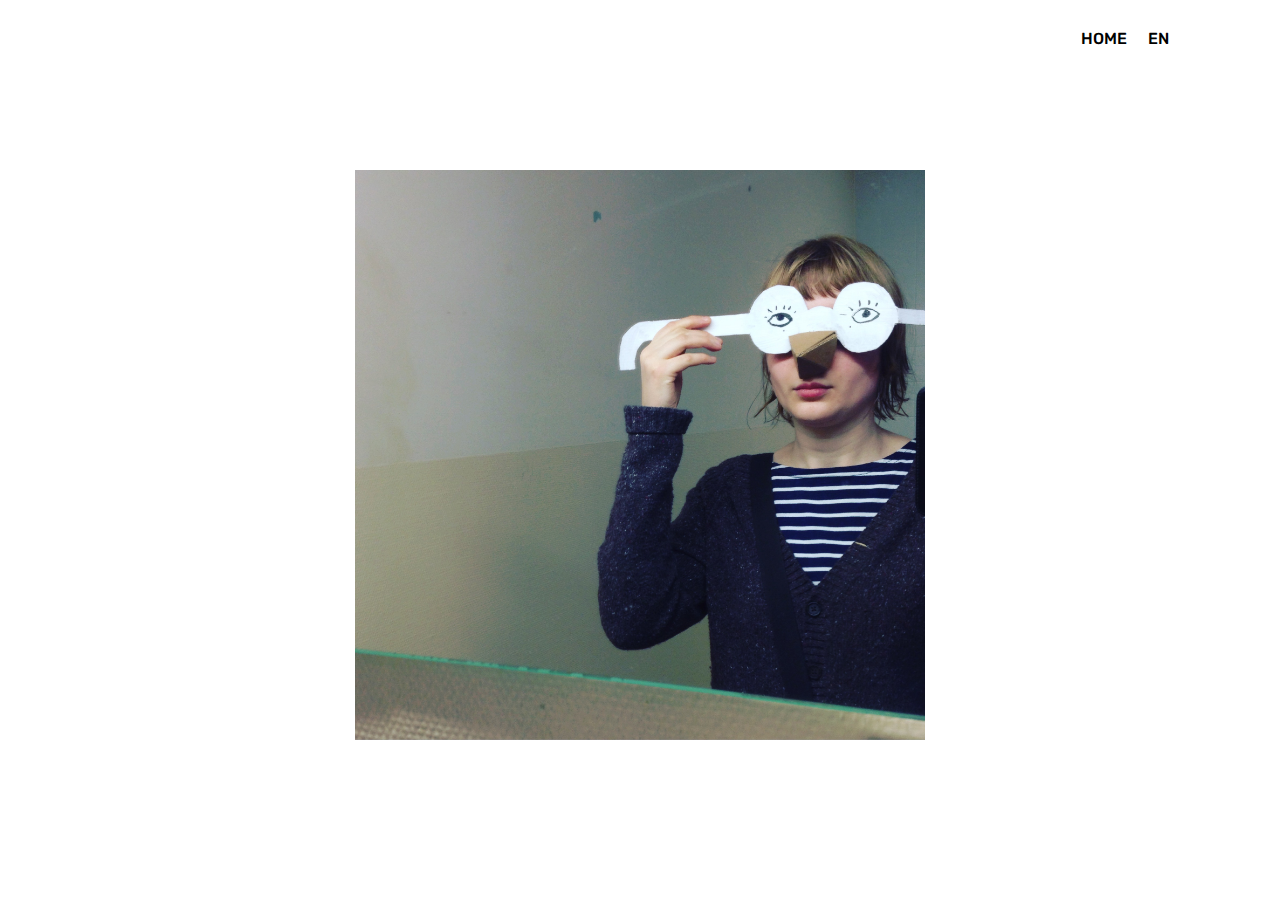
<file: page3.html>
<!DOCTYPE html>
<html>
<head>
  <!-- Site made with Mobirise Website Builder v4.4.1, https://mobirise.com -->
  <meta charset="UTF-8">
  <meta http-equiv="X-UA-Compatible" content="IE=edge">
  <meta name="generator" content="Mobirise v4.4.1, mobirise.com">
  <meta name="viewport" content="width=device-width, initial-scale=1">
  <link rel="shortcut icon" href="assets/images/logo2.png" type="image/x-icon">
  <meta name="description" content="Web Site Generator Description">
  <title>OVER</title>
  <link rel="stylesheet" href="assets/web/assets/mobirise-icons/mobirise-icons.css">
  <link rel="stylesheet" href="assets/tether/tether.min.css">
  <link rel="stylesheet" href="assets/bootstrap/css/bootstrap.min.css">
  <link rel="stylesheet" href="assets/bootstrap/css/bootstrap-grid.min.css">
  <link rel="stylesheet" href="assets/bootstrap/css/bootstrap-reboot.min.css">
  <link rel="stylesheet" href="assets/dropdown/css/style.css">
  <link rel="stylesheet" href="assets/theme/css/style.css">
  <link rel="stylesheet" href="assets/mobirise/css/mbr-additional.css" type="text/css">
  
  
  
</head>
<body>

<!-- Google Analytics -->
<!-- Global site tag (gtag.js) - Google Analytics -->
<script async src="https://www.googletagmanager.com/gtag/js?id=UA-111196459-1"></script>
<script>
  window.dataLayer = window.dataLayer || [];
  function gtag(){dataLayer.push(arguments);}
  gtag('js', new Date());

  gtag('config', 'UA-111196459-1');
</script>
<!-- /Google Analytics -->


<section class="menu cid-qC2hZjQatv" once="menu" id="menu2-w" data-rv-view="558">

    

    <nav class="navbar navbar-expand beta-menu navbar-dropdown align-items-center navbar-fixed-top navbar-toggleable-sm">
        <button class="navbar-toggler navbar-toggler-right" type="button" data-toggle="collapse" data-target="#navbarSupportedContent" aria-controls="navbarSupportedContent" aria-expanded="false" aria-label="Toggle navigation">
            <div class="hamburger">
                <span></span>
                <span></span>
                <span></span>
                <span></span>
            </div>
        </button>
        <div class="menu-logo">
            <div class="navbar-brand">
                
                
            </div>
        </div>
        <div class="collapse navbar-collapse" id="navbarSupportedContent">
            <ul class="navbar-nav nav-dropdown nav-right navbar-nav-top-padding" data-app-modern-menu="true"><li class="nav-item">
                    <a class="nav-link link text-black display-4" href="https://mobirise.com"></a>
                </li>
                <li class="nav-item">
                    <a class="nav-link link text-black display-4" href="index.html">
                        HOME</a>
                </li><li class="nav-item"><a class="nav-link link text-black display-4" href="https://sophiewhetton.github.io/en/index.html">EN</a></li><li class="nav-item"><a class="nav-link link text-black display-4" href="index.html"></a></li></ul>
            
        </div>
    </nav>
</section>

<section class="engine"><a href="https://mobirise.co/q">bootstrap slider</a></section><section class="header4 cid-qC7DjvXNfg" id="header4-x" data-rv-view="560">

    

    

    <div class="container">
        <div class="row justify-content-md-center">
            <div class="media-content col-md-10">
                <h1 class="mbr-section-title align-center mbr-white pb-3 mbr-bold mbr-fonts-style display-1">
                    INTRO WITH IMAGE
                </h1>
                
                <div class="mbr-text align-center mbr-white pb-3">
                    
                </div>
                
            </div>
            <div class="mbr-figure pt-5">
                <img src="assets/images/img-2382.jpg" alt="Mobirise" title="" media-simple="true" style="width: 50%;">
            </div>
        </div>
    </div>
</section>


  <script src="assets/web/assets/jquery/jquery.min.js"></script>
  <script src="assets/popper/popper.min.js"></script>
  <script src="assets/tether/tether.min.js"></script>
  <script src="assets/bootstrap/js/bootstrap.min.js"></script>
  <script src="assets/smooth-scroll/smooth-scroll.js"></script>
  <script src="assets/dropdown/js/script.min.js"></script>
  <script src="assets/touch-swipe/jquery.touch-swipe.min.js"></script>
  <script src="assets/theme/js/script.js"></script>
  
  
</body>
</html>
</file>
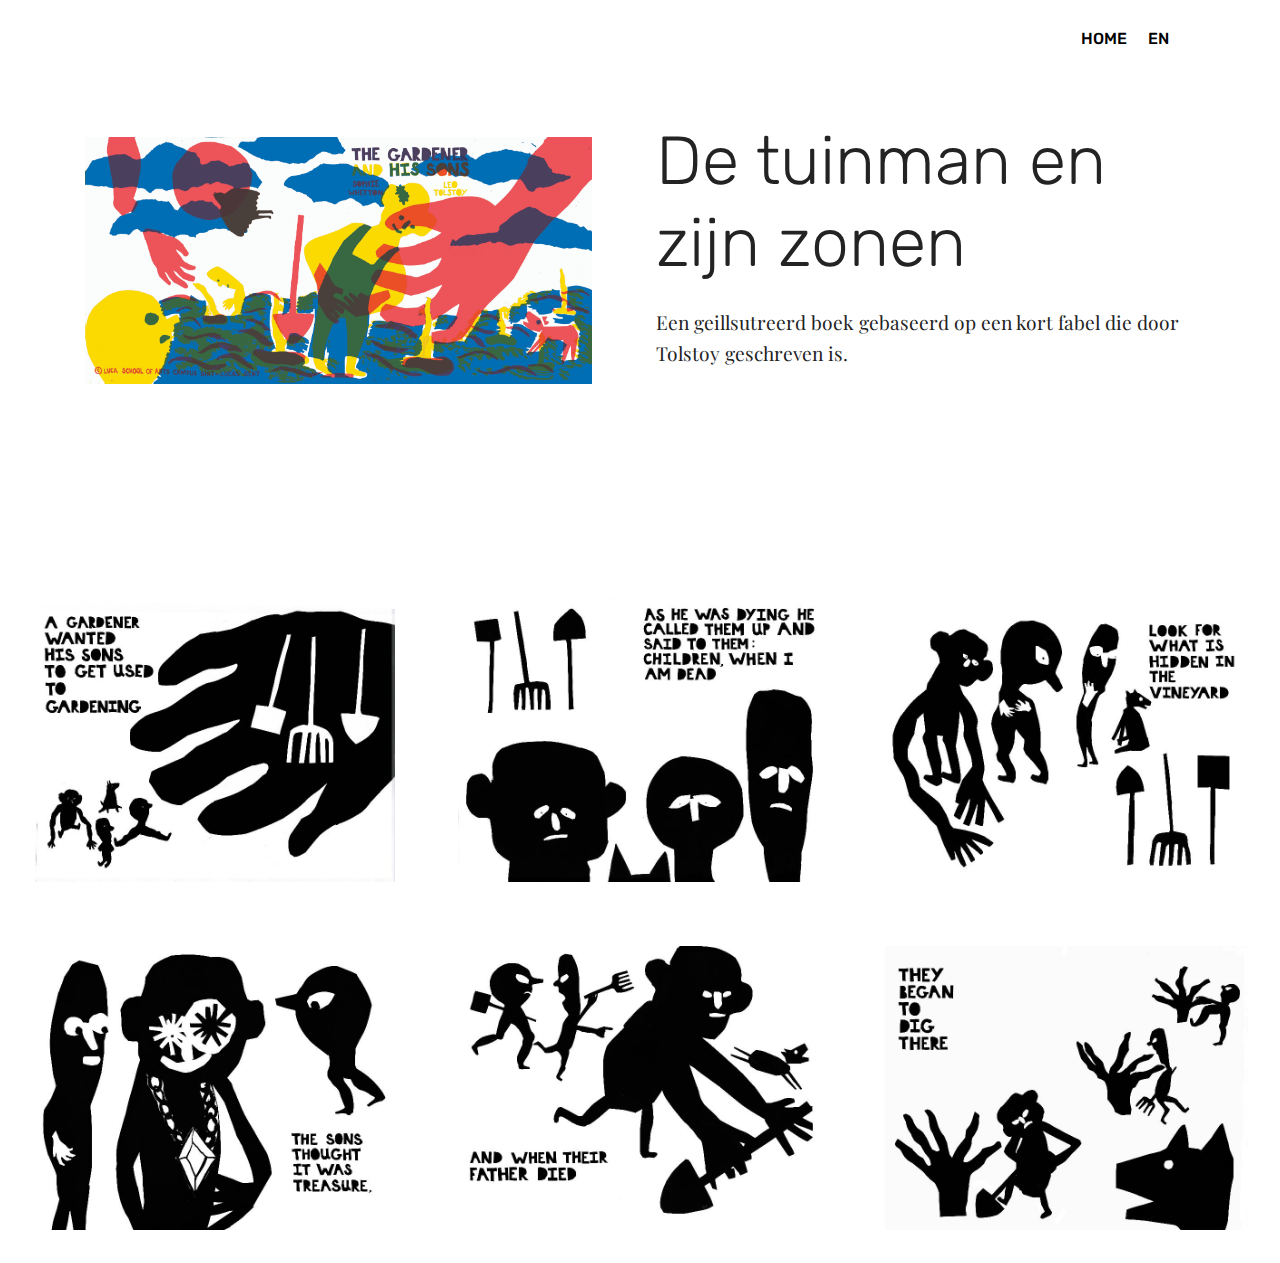
<file: page4.html>
<!DOCTYPE html>
<html>
<head>
  <!-- Site made with Mobirise Website Builder v4.4.1, https://mobirise.com -->
  <meta charset="UTF-8">
  <meta http-equiv="X-UA-Compatible" content="IE=edge">
  <meta name="generator" content="Mobirise v4.4.1, mobirise.com">
  <meta name="viewport" content="width=device-width, initial-scale=1">
  <link rel="shortcut icon" href="assets/images/logo2.png" type="image/x-icon">
  <meta name="description" content="Web Page Generator Description">
  <title>DE TUINMAN EN ZIJN ZONEN</title>
  <link rel="stylesheet" href="assets/web/assets/mobirise-icons/mobirise-icons.css">
  <link rel="stylesheet" href="assets/tether/tether.min.css">
  <link rel="stylesheet" href="assets/bootstrap/css/bootstrap.min.css">
  <link rel="stylesheet" href="assets/bootstrap/css/bootstrap-grid.min.css">
  <link rel="stylesheet" href="assets/bootstrap/css/bootstrap-reboot.min.css">
  <link rel="stylesheet" href="assets/dropdown/css/style.css">
  <link rel="stylesheet" href="assets/theme/css/style.css">
  <link rel="stylesheet" href="assets/mobirise-gallery/style.css">
  <link rel="stylesheet" href="assets/mobirise/css/mbr-additional.css" type="text/css">
  
  
  
</head>
<body>

<!-- Google Analytics -->
<!-- Global site tag (gtag.js) - Google Analytics -->
<script async src="https://www.googletagmanager.com/gtag/js?id=UA-111196459-1"></script>
<script>
  window.dataLayer = window.dataLayer || [];
  function gtag(){dataLayer.push(arguments);}
  gtag('js', new Date());

  gtag('config', 'UA-111196459-1');
</script>
<!-- /Google Analytics -->


<section class="menu cid-qC2hZjQatv" once="menu" id="menu2-10" data-rv-view="566">

    

    <nav class="navbar navbar-expand beta-menu navbar-dropdown align-items-center navbar-fixed-top navbar-toggleable-sm">
        <button class="navbar-toggler navbar-toggler-right" type="button" data-toggle="collapse" data-target="#navbarSupportedContent" aria-controls="navbarSupportedContent" aria-expanded="false" aria-label="Toggle navigation">
            <div class="hamburger">
                <span></span>
                <span></span>
                <span></span>
                <span></span>
            </div>
        </button>
        <div class="menu-logo">
            <div class="navbar-brand">
                
                
            </div>
        </div>
        <div class="collapse navbar-collapse" id="navbarSupportedContent">
            <ul class="navbar-nav nav-dropdown nav-right navbar-nav-top-padding" data-app-modern-menu="true"><li class="nav-item">
                    <a class="nav-link link text-black display-4" href="https://mobirise.com"></a>
                </li>
                <li class="nav-item">
                    <a class="nav-link link text-black display-4" href="index.html">
                        HOME</a>
                </li><li class="nav-item"><a class="nav-link link text-black display-4" href="https://sophiewhetton.github.io/en/index.html">EN</a></li><li class="nav-item"><a class="nav-link link text-black display-4" href="index.html"></a></li></ul>
            
        </div>
    </nav>
</section>

<section class="engine"><a href="https://mobirise.co/e">web page design software</a></section><section class="header3 cid-qC7HunjBkX" id="header3-13" data-rv-view="563">

    

    

    <div class="container">
        <div class="media-container-row">
            <div class="mbr-figure" style="width: 100%;">
                <img src="assets/images/covercolour.jpg" alt="Mobirise" title="" media-simple="true">
            </div>

            <div class="media-content">
                <h1 class="mbr-section-title mbr-white pb-3 mbr-fonts-style display-1">De tuinman en zijn zonen</h1>
                
                <div class="mbr-section-text mbr-white pb-3 ">
                    <p class="mbr-text mbr-fonts-style display-5">Een geillsutreerd boek gebaseerd op een kort fabel die door Tolstoy geschreven is.</p>
                </div>
                
            </div>
        </div>
    </div>

</section>

<section class="mbr-gallery mbr-slider-carousel cid-qC7Gj1y1Kv" id="gallery3-12" data-rv-view="568">

    

    <div>
        <div><!-- Filter --><!-- Gallery --><div class="mbr-gallery-row"><div class="mbr-gallery-layout-default"><div><div><div class="mbr-gallery-item mbr-gallery-item--p4" data-video-url="false" data-tags="Awesome"><div href="#lb-gallery3-12" data-slide-to="0" data-toggle="modal"><img src="assets/images/page1-800x628.jpg" alt=""><span class="icon-focus"></span></div></div><div class="mbr-gallery-item mbr-gallery-item--p4" data-video-url="false" data-tags="Responsive"><div href="#lb-gallery3-12" data-slide-to="1" data-toggle="modal"><img src="assets/images/page2-800x628.jpg" alt=""><span class="icon-focus"></span></div></div><div class="mbr-gallery-item mbr-gallery-item--p4" data-video-url="false" data-tags="Creative"><div href="#lb-gallery3-12" data-slide-to="2" data-toggle="modal"><img src="assets/images/page3-800x628.jpg" alt=""><span class="icon-focus"></span></div></div><div class="mbr-gallery-item mbr-gallery-item--p4" data-video-url="false" data-tags="Animated"><div href="#lb-gallery3-12" data-slide-to="3" data-toggle="modal"><img src="assets/images/page4-800x628.jpg" alt=""><span class="icon-focus"></span></div></div><div class="mbr-gallery-item mbr-gallery-item--p4" data-video-url="false" data-tags="Awesome"><div href="#lb-gallery3-12" data-slide-to="4" data-toggle="modal"><img src="assets/images/page5-800x628.jpg" alt=""><span class="icon-focus"></span></div></div><div class="mbr-gallery-item mbr-gallery-item--p4" data-video-url="false" data-tags="Awesome"><div href="#lb-gallery3-12" data-slide-to="5" data-toggle="modal"><img src="assets/images/page6-1-800x628.jpg" alt=""><span class="icon-focus"></span></div></div></div></div><div class="clearfix"></div></div></div><!-- Lightbox --><div data-app-prevent-settings="" class="mbr-slider modal fade carousel slide" tabindex="-1" data-keyboard="true" data-interval="false" id="lb-gallery3-12"><div class="modal-dialog"><div class="modal-content"><div class="modal-body"><div class="carousel-inner"><div class="carousel-item"><img src="assets/images/page1.jpg" alt=""></div><div class="carousel-item"><img src="assets/images/page2.jpg" alt=""></div><div class="carousel-item"><img src="assets/images/page3.jpg" alt=""></div><div class="carousel-item"><img src="assets/images/page4.jpg" alt=""></div><div class="carousel-item"><img src="assets/images/page5.jpg" alt=""></div><div class="carousel-item active"><img src="assets/images/page6-1.jpg" alt=""></div></div><a class="carousel-control carousel-control-prev" role="button" data-slide="prev" href="#lb-gallery3-12"><span class="mbri-left mbr-iconfont" aria-hidden="true"></span><span class="sr-only">Previous</span></a><a class="carousel-control carousel-control-next" role="button" data-slide="next" href="#lb-gallery3-12"><span class="mbri-right mbr-iconfont" aria-hidden="true"></span><span class="sr-only">Next</span></a><a class="close" href="#" role="button" data-dismiss="modal"><span class="sr-only">Close</span></a></div></div></div></div></div>
    </div>

</section>


  <script src="assets/web/assets/jquery/jquery.min.js"></script>
  <script src="assets/popper/popper.min.js"></script>
  <script src="assets/tether/tether.min.js"></script>
  <script src="assets/bootstrap/js/bootstrap.min.js"></script>
  <script src="assets/smooth-scroll/smooth-scroll.js"></script>
  <script src="assets/dropdown/js/script.min.js"></script>
  <script src="assets/touch-swipe/jquery.touch-swipe.min.js"></script>
  <script src="assets/jquery-mb-vimeo_player/jquery.mb.vimeo_player.js"></script>
  <script src="assets/bootstrap-carousel-swipe/bootstrap-carousel-swipe.js"></script>
  <script src="assets/masonry/masonry.pkgd.min.js"></script>
  <script src="assets/imagesloaded/imagesloaded.pkgd.min.js"></script>
  <script src="assets/theme/js/script.js"></script>
  <script src="assets/mobirise-gallery/player.min.js"></script>
  <script src="assets/mobirise-gallery/script.js"></script>
  <script src="assets/mobirise-slider-video/script.js"></script>
  
  
</body>
</html>
</file>
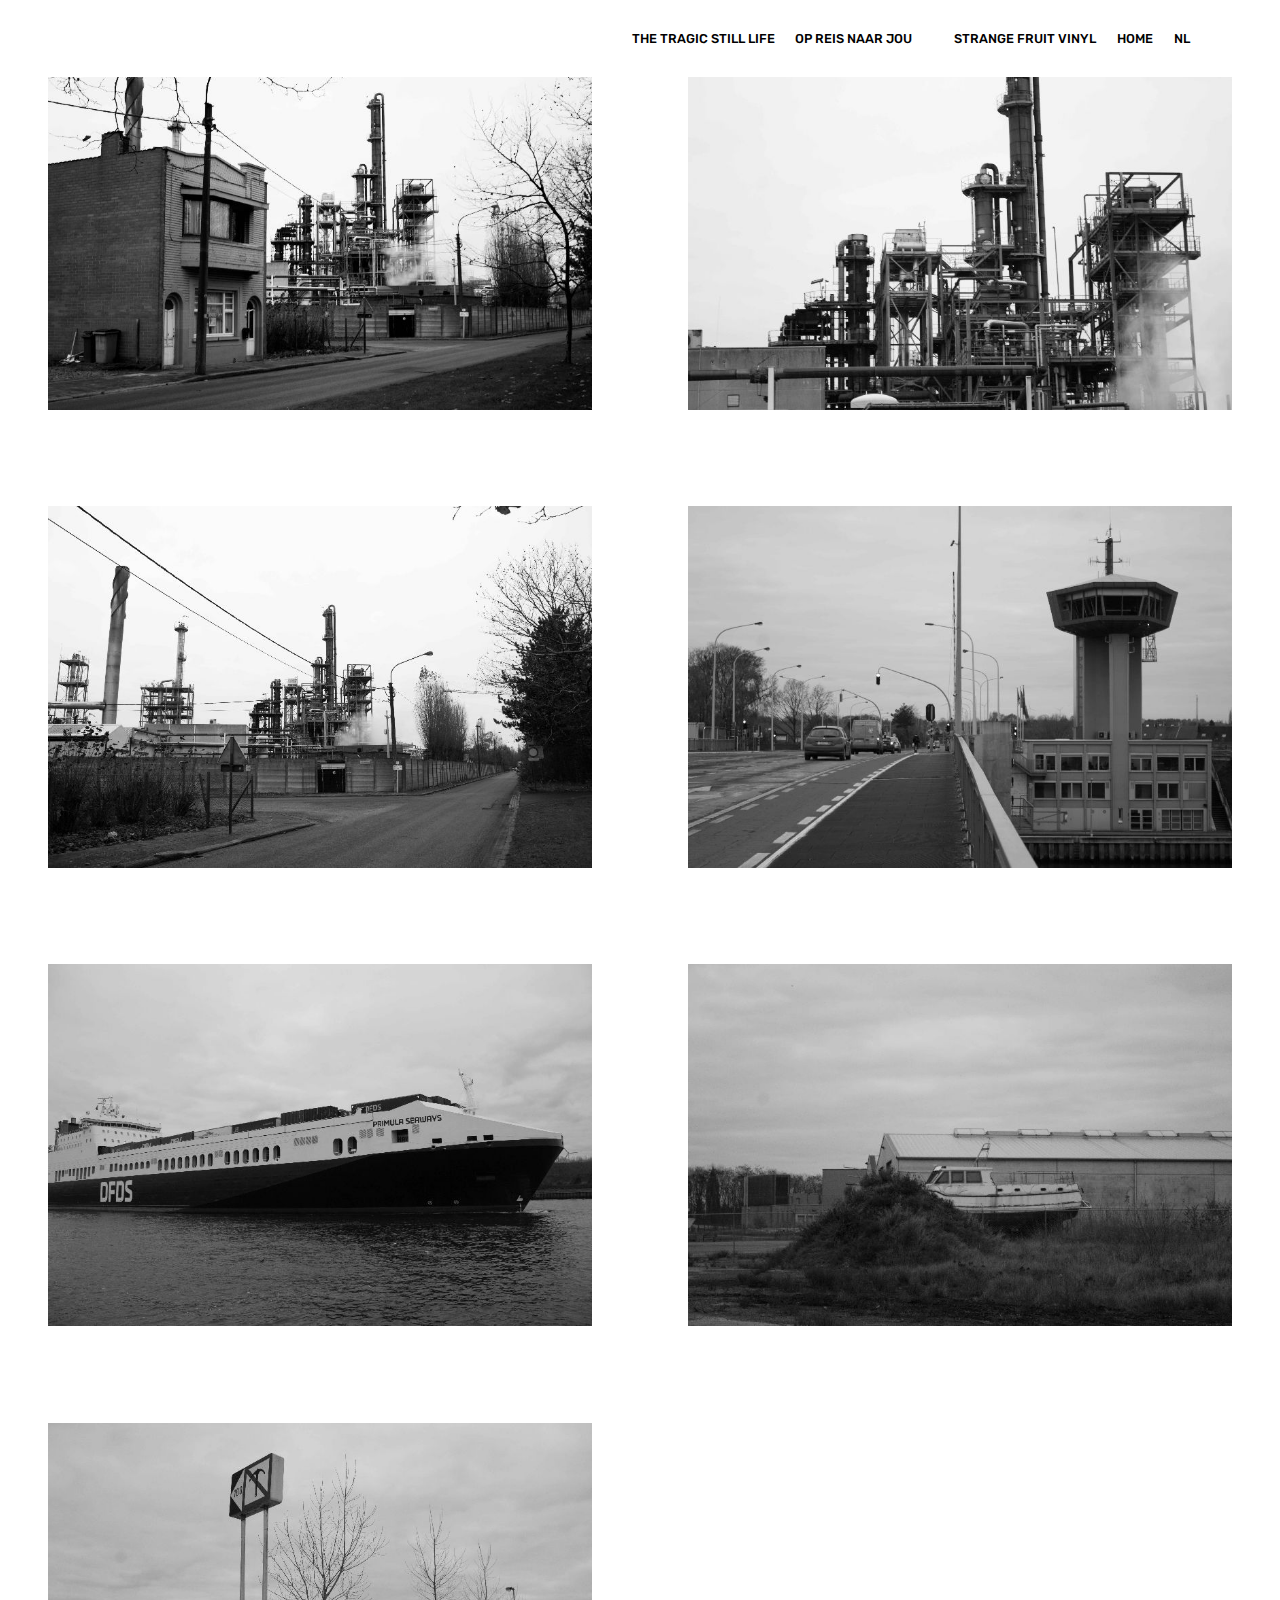
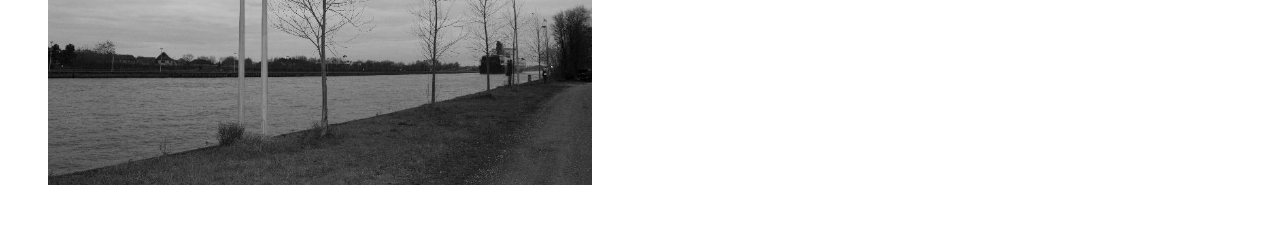
<file: page5.html>
<!DOCTYPE html>
<html>
<head>
  <!-- Site made with Mobirise Website Builder v4.4.1, https://mobirise.com -->
  <meta charset="UTF-8">
  <meta http-equiv="X-UA-Compatible" content="IE=edge">
  <meta name="generator" content="Mobirise v4.4.1, mobirise.com">
  <meta name="viewport" content="width=device-width, initial-scale=1">
  <link rel="shortcut icon" href="assets/images/logo2.png" type="image/x-icon">
  <meta name="description" content="Web Builder Description">
  <title>INDUSTRIE</title>
  <link rel="stylesheet" href="assets/web/assets/mobirise-icons/mobirise-icons.css">
  <link rel="stylesheet" href="assets/tether/tether.min.css">
  <link rel="stylesheet" href="assets/bootstrap/css/bootstrap.min.css">
  <link rel="stylesheet" href="assets/bootstrap/css/bootstrap-grid.min.css">
  <link rel="stylesheet" href="assets/bootstrap/css/bootstrap-reboot.min.css">
  <link rel="stylesheet" href="assets/dropdown/css/style.css">
  <link rel="stylesheet" href="assets/theme/css/style.css">
  <link rel="stylesheet" href="assets/mobirise-gallery/style.css">
  <link rel="stylesheet" href="assets/mobirise/css/mbr-additional.css" type="text/css">
  
  
  
</head>
<body>

<!-- Google Analytics -->
<!-- Global site tag (gtag.js) - Google Analytics -->
<script async src="https://www.googletagmanager.com/gtag/js?id=UA-111196459-1"></script>
<script>
  window.dataLayer = window.dataLayer || [];
  function gtag(){dataLayer.push(arguments);}
  gtag('js', new Date());

  gtag('config', 'UA-111196459-1');
</script>
<!-- /Google Analytics -->


<section class="menu cid-qEkR9TkGvd" once="menu" id="menu1-19" data-rv-view="626">

    

    <nav class="navbar navbar-expand beta-menu navbar-dropdown align-items-center navbar-toggleable-sm">
        <button class="navbar-toggler navbar-toggler-right" type="button" data-toggle="collapse" data-target="#navbarSupportedContent" aria-controls="navbarSupportedContent" aria-expanded="false" aria-label="Toggle navigation">
            <div class="hamburger">
                <span></span>
                <span></span>
                <span></span>
                <span></span>
            </div>
        </button>
        <div class="menu-logo">
            <div class="navbar-brand">
                
                
            </div>
        </div>
        <div class="collapse navbar-collapse" id="navbarSupportedContent">
            <ul class="navbar-nav nav-dropdown nav-right navbar-nav-top-padding" data-app-modern-menu="true"><li class="nav-item">
                    <a class="nav-link link text-black display-7" href="https://mobirise.com"></a>
                </li>
                <li class="nav-item"><a class="nav-link link text-black display-7" href="page7.html">THE TRAGIC STILL LIFE</a></li><li class="nav-item"><a class="nav-link link text-black display-7" href="page10.html">OP REIS NAAR JOU</a></li><li class="nav-item"><a class="nav-link link text-black display-7" href="index.html"></a></li><li class="nav-item"><a class="nav-link link text-black display-7" href="page9.html">STRANGE FRUIT VINYL</a></li><li class="nav-item"><a class="nav-link link text-black display-7" href="index.html">HOME</a></li><li class="nav-item"><a class="nav-link link text-black display-7" href="http://sophiewhetton.github.io/nl">NL</a></li></ul>
            
        </div>
    </nav>
</section>

<section class="engine"><a href="https://mobirise.co/d">free web page software</a></section><section class="mbr-gallery mbr-slider-carousel cid-qCXVbdWCgK" id="gallery3-15" data-rv-view="595">

    

    <div>
        <div><!-- Filter --><!-- Gallery --><div class="mbr-gallery-row"><div class="mbr-gallery-layout-default"><div><div><div class="mbr-gallery-item mbr-gallery-item--p6" data-video-url="false" data-tags="Awesome"><div href="#lb-gallery3-15" data-slide-to="0" data-toggle="modal"><img src="assets/images/img-1735-800x533.jpg" alt=""><span class="icon-focus"></span></div></div><div class="mbr-gallery-item mbr-gallery-item--p6" data-video-url="false" data-tags="Responsive"><div href="#lb-gallery3-15" data-slide-to="1" data-toggle="modal"><img src="assets/images/img-1738-800x533.jpg" alt=""><span class="icon-focus"></span></div></div><div class="mbr-gallery-item mbr-gallery-item--p6" data-video-url="false" data-tags="Creative"><div href="#lb-gallery3-15" data-slide-to="2" data-toggle="modal"><img src="assets/images/img-1741-800x533.jpg" alt=""><span class="icon-focus"></span></div></div><div class="mbr-gallery-item mbr-gallery-item--p6" data-video-url="false" data-tags="Animated"><div href="#lb-gallery3-15" data-slide-to="3" data-toggle="modal"><img src="assets/images/img-1747-800x533.jpg" alt=""><span class="icon-focus"></span></div></div><div class="mbr-gallery-item mbr-gallery-item--p6" data-video-url="false" data-tags="Awesome"><div href="#lb-gallery3-15" data-slide-to="4" data-toggle="modal"><img src="assets/images/img-1838-800x533.jpg" alt=""><span class="icon-focus"></span></div></div><div class="mbr-gallery-item mbr-gallery-item--p6" data-video-url="false" data-tags="Awesome"><div href="#lb-gallery3-15" data-slide-to="5" data-toggle="modal"><img src="assets/images/img-1847-800x533.jpg" alt=""><span class="icon-focus"></span></div></div><div class="mbr-gallery-item mbr-gallery-item--p6" data-video-url="false" data-tags="Responsive"><div href="#lb-gallery3-15" data-slide-to="6" data-toggle="modal"><img src="assets/images/img-1850-800x533.jpg" alt=""><span class="icon-focus"></span></div></div></div></div><div class="clearfix"></div></div></div><!-- Lightbox --><div data-app-prevent-settings="" class="mbr-slider modal fade carousel slide" tabindex="-1" data-keyboard="true" data-interval="false" id="lb-gallery3-15"><div class="modal-dialog"><div class="modal-content"><div class="modal-body"><div class="carousel-inner"><div class="carousel-item"><img src="assets/images/img-1735.jpg" alt=""></div><div class="carousel-item"><img src="assets/images/img-1738.jpg" alt=""></div><div class="carousel-item"><img src="assets/images/img-1741.jpg" alt=""></div><div class="carousel-item"><img src="assets/images/img-1747.jpg" alt=""></div><div class="carousel-item"><img src="assets/images/img-1838.jpg" alt=""></div><div class="carousel-item"><img src="assets/images/img-1847.jpg" alt=""></div><div class="carousel-item active"><img src="assets/images/img-1850.jpg" alt=""></div></div><a class="carousel-control carousel-control-prev" role="button" data-slide="prev" href="#lb-gallery3-15"><span class="mbri-left mbr-iconfont" aria-hidden="true"></span><span class="sr-only">Previous</span></a><a class="carousel-control carousel-control-next" role="button" data-slide="next" href="#lb-gallery3-15"><span class="mbri-right mbr-iconfont" aria-hidden="true"></span><span class="sr-only">Next</span></a><a class="close" href="#" role="button" data-dismiss="modal"><span class="sr-only">Close</span></a></div></div></div></div></div>
    </div>

</section>


  <script src="assets/web/assets/jquery/jquery.min.js"></script>
  <script src="assets/popper/popper.min.js"></script>
  <script src="assets/tether/tether.min.js"></script>
  <script src="assets/bootstrap/js/bootstrap.min.js"></script>
  <script src="assets/smooth-scroll/smooth-scroll.js"></script>
  <script src="assets/masonry/masonry.pkgd.min.js"></script>
  <script src="assets/imagesloaded/imagesloaded.pkgd.min.js"></script>
  <script src="assets/bootstrap-carousel-swipe/bootstrap-carousel-swipe.js"></script>
  <script src="assets/touch-swipe/jquery.touch-swipe.min.js"></script>
  <script src="assets/jquery-mb-vimeo_player/jquery.mb.vimeo_player.js"></script>
  <script src="assets/dropdown/js/script.min.js"></script>
  <script src="assets/theme/js/script.js"></script>
  <script src="assets/mobirise-slider-video/script.js"></script>
  <script src="assets/mobirise-gallery/player.min.js"></script>
  <script src="assets/mobirise-gallery/script.js"></script>
  
  
</body>
</html>
</file>
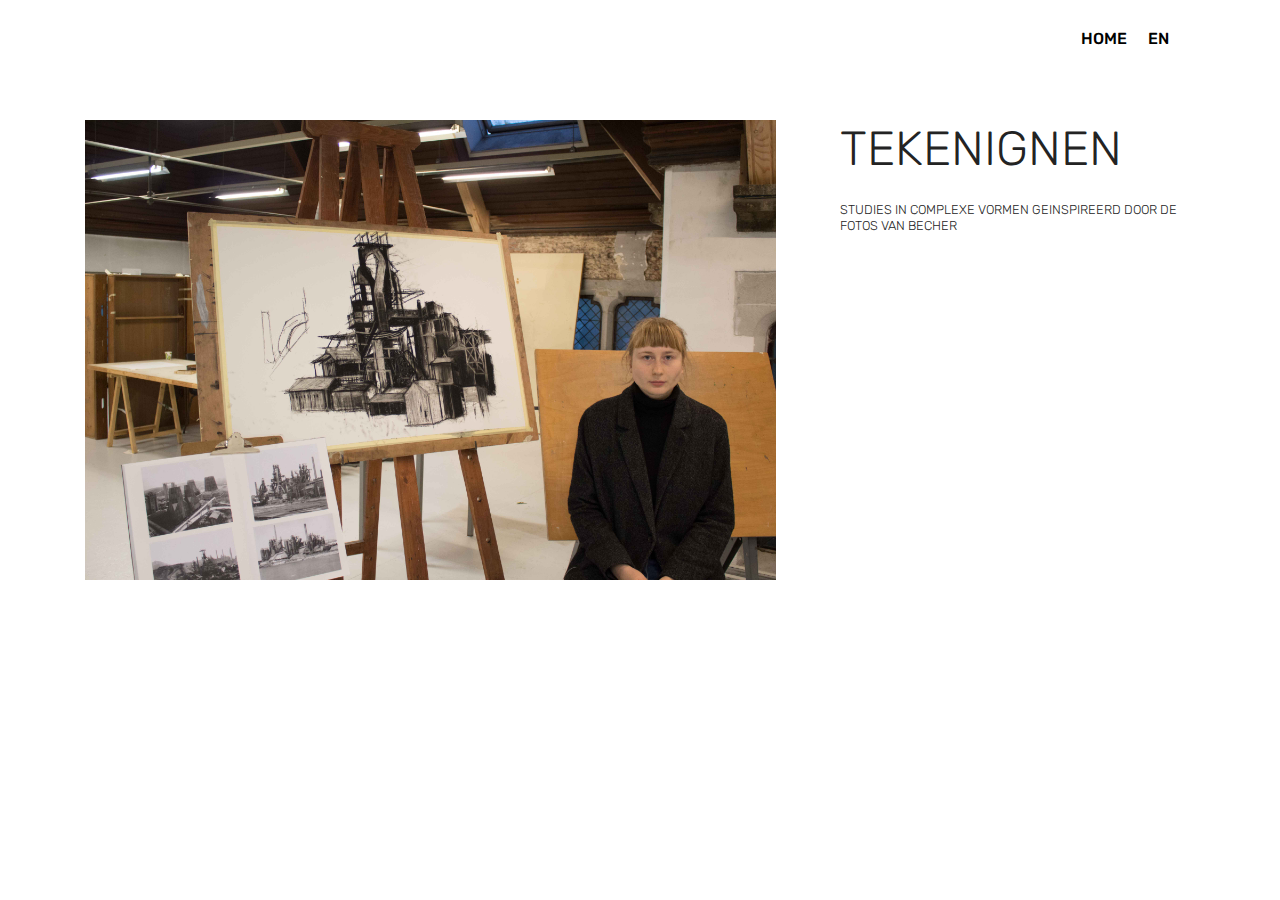
<file: page6.html>
<!DOCTYPE html>
<html>
<head>
  <!-- Site made with Mobirise Website Builder v4.4.1, https://mobirise.com -->
  <meta charset="UTF-8">
  <meta http-equiv="X-UA-Compatible" content="IE=edge">
  <meta name="generator" content="Mobirise v4.4.1, mobirise.com">
  <meta name="viewport" content="width=device-width, initial-scale=1">
  <link rel="shortcut icon" href="assets/images/logo2.png" type="image/x-icon">
  <meta name="description" content="Web Generator Description">
  <title>DRAWING</title>
  <link rel="stylesheet" href="assets/web/assets/mobirise-icons/mobirise-icons.css">
  <link rel="stylesheet" href="assets/tether/tether.min.css">
  <link rel="stylesheet" href="assets/bootstrap/css/bootstrap.min.css">
  <link rel="stylesheet" href="assets/bootstrap/css/bootstrap-grid.min.css">
  <link rel="stylesheet" href="assets/bootstrap/css/bootstrap-reboot.min.css">
  <link rel="stylesheet" href="assets/dropdown/css/style.css">
  <link rel="stylesheet" href="assets/theme/css/style.css">
  <link rel="stylesheet" href="assets/mobirise/css/mbr-additional.css" type="text/css">
  
  
  
</head>
<body>

<!-- Google Analytics -->
<!-- Global site tag (gtag.js) - Google Analytics -->
<script async src="https://www.googletagmanager.com/gtag/js?id=UA-111196459-1"></script>
<script>
  window.dataLayer = window.dataLayer || [];
  function gtag(){dataLayer.push(arguments);}
  gtag('js', new Date());

  gtag('config', 'UA-111196459-1');
</script>
<!-- /Google Analytics -->


<section class="menu cid-qEmEiEp3ZN" once="menu" id="menu2-1d" data-rv-view="628">

    

    <nav class="navbar navbar-expand beta-menu navbar-dropdown align-items-center navbar-fixed-top navbar-toggleable-sm">
        <button class="navbar-toggler navbar-toggler-right" type="button" data-toggle="collapse" data-target="#navbarSupportedContent" aria-controls="navbarSupportedContent" aria-expanded="false" aria-label="Toggle navigation">
            <div class="hamburger">
                <span></span>
                <span></span>
                <span></span>
                <span></span>
            </div>
        </button>
        <div class="menu-logo">
            <div class="navbar-brand">
                
                
            </div>
        </div>
        <div class="collapse navbar-collapse" id="navbarSupportedContent">
            <ul class="navbar-nav nav-dropdown nav-right navbar-nav-top-padding" data-app-modern-menu="true"><li class="nav-item">
                    <a class="nav-link link text-black display-4" href="https://mobirise.com"></a>
                </li>
                <li class="nav-item">
                    <a class="nav-link link text-black display-4" href="index.html">
                        HOME</a>
                </li><li class="nav-item"><a class="nav-link link text-black display-4" href="https://sophiewhetton.github.io/en/index.html">EN</a></li><li class="nav-item"><a class="nav-link link text-black display-4" href="index.html"></a></li></ul>
            
        </div>
    </nav>
</section>

<section class="engine"><a href="https://mobirise.co/p">bootstrap navbar</a></section><section class="header3 cid-qEgJNZ8B7Q" id="header3-18" data-rv-view="630">

    

    

    <div class="container">
        <div class="media-container-row">
            <div class="mbr-figure" style="width: 200%;">
                <img src="assets/images/img-1934.jpg" alt="Mobirise" title="" media-simple="true">
            </div>

            <div class="media-content">
                <h1 class="mbr-section-title mbr-white pb-3 mbr-fonts-style display-2">
                    TEKENIGNEN</h1>
                <h3 class="mbr-section-subtitle align-left mbr-white mbr-light pb-3 mbr-fonts-style display-7">STUDIES IN COMPLEXE VORMEN GEINSPIREERD DOOR DE FOTOS VAN BECHER</h3>
                <div class="mbr-section-text mbr-white pb-3 ">
                    <p class="mbr-text mbr-fonts-style display-5"></p>
                </div>
                
            </div>
        </div>
    </div>

</section>


  <script src="assets/web/assets/jquery/jquery.min.js"></script>
  <script src="assets/popper/popper.min.js"></script>
  <script src="assets/tether/tether.min.js"></script>
  <script src="assets/bootstrap/js/bootstrap.min.js"></script>
  <script src="assets/smooth-scroll/smooth-scroll.js"></script>
  <script src="assets/dropdown/js/script.min.js"></script>
  <script src="assets/touch-swipe/jquery.touch-swipe.min.js"></script>
  <script src="assets/theme/js/script.js"></script>
  
  
</body>
</html>
</file>
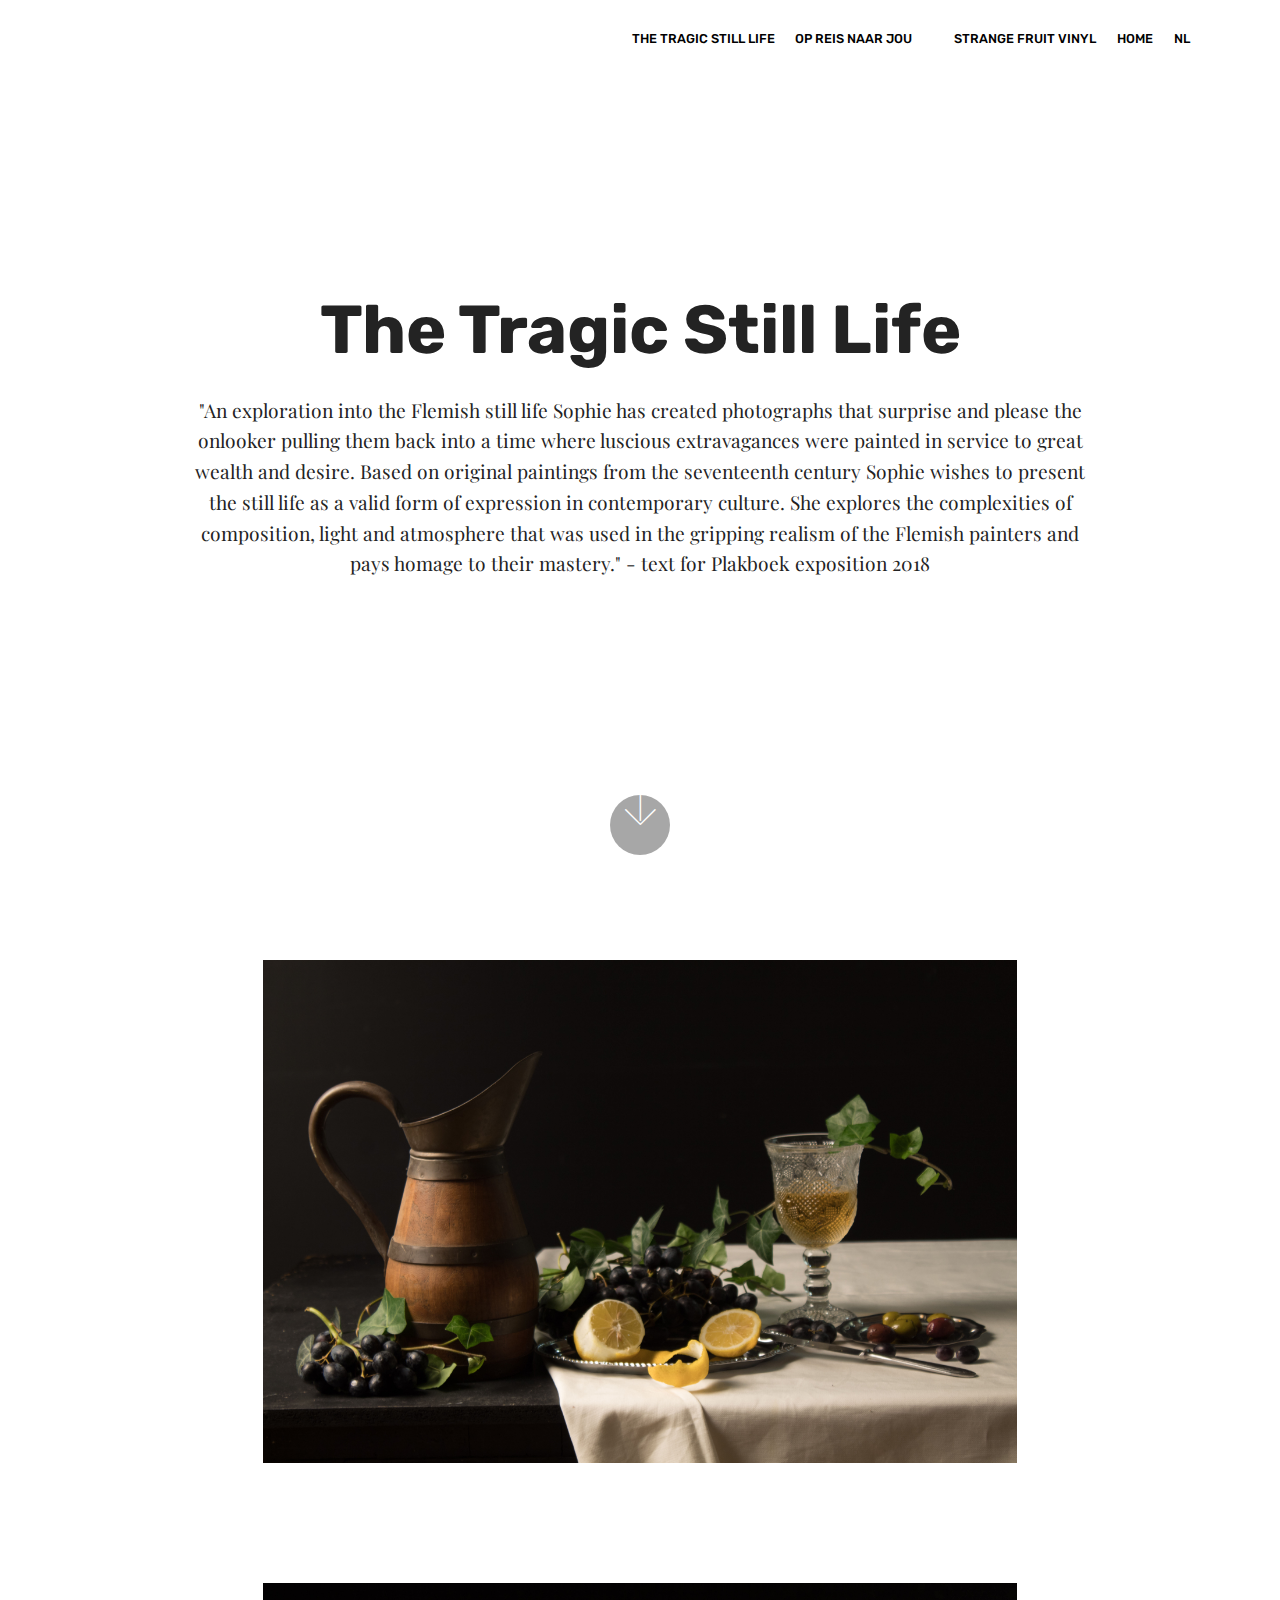
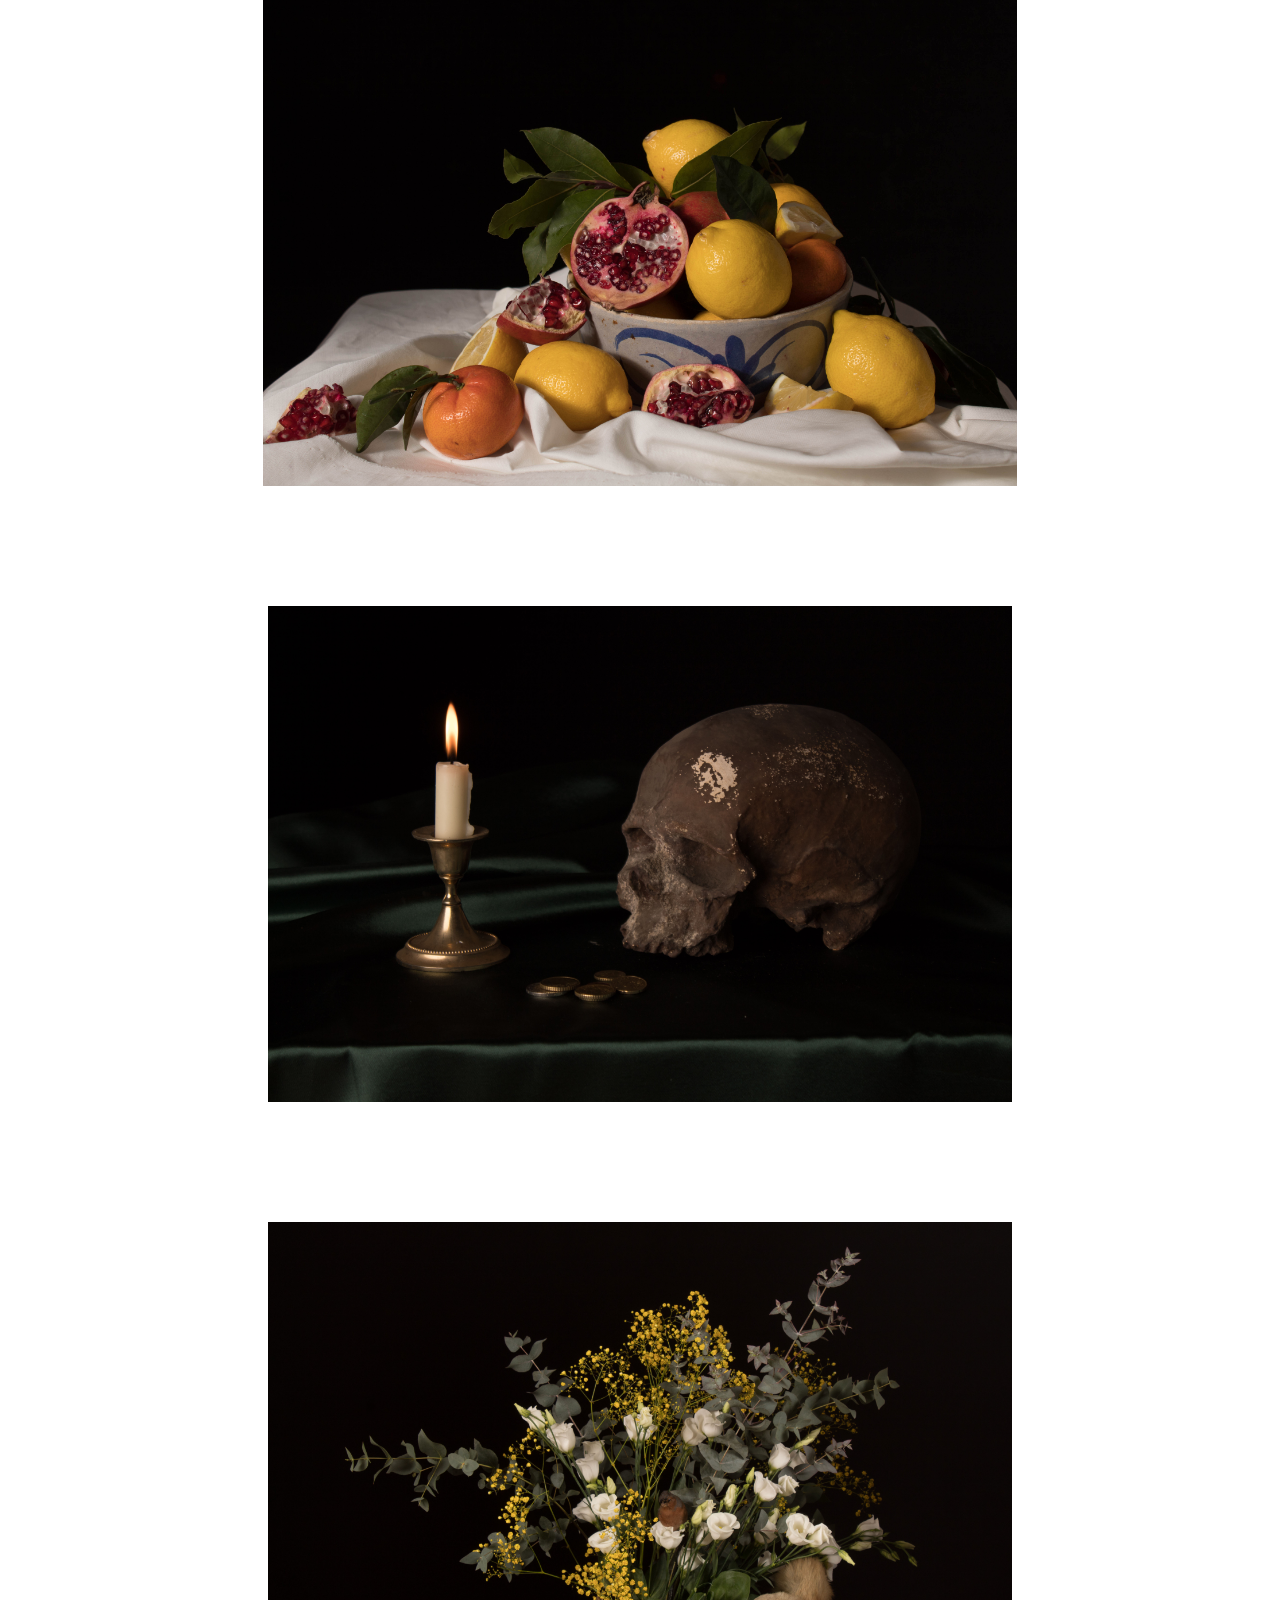
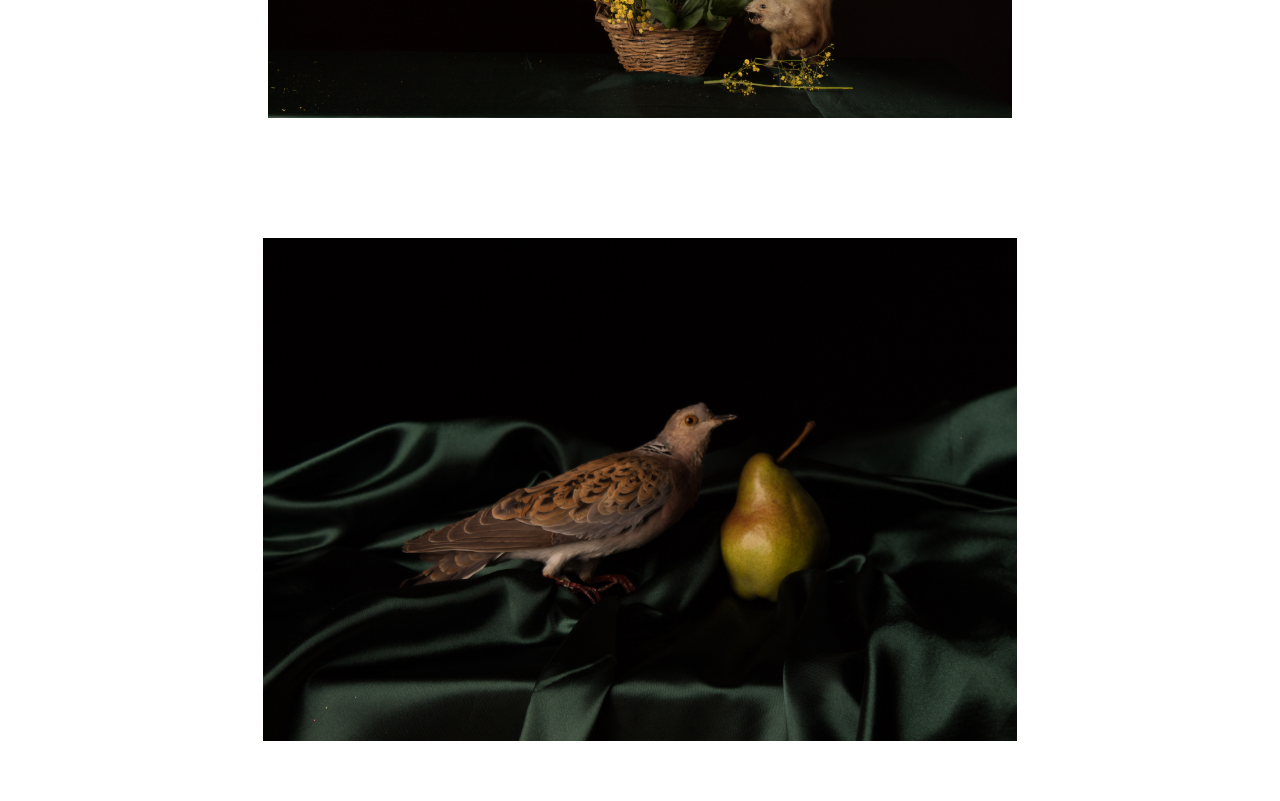
<file: page7.html>
<!DOCTYPE html>
<html>
<head>
  <!-- Site made with Mobirise Website Builder v4.4.1, https://mobirise.com -->
  <meta charset="UTF-8">
  <meta http-equiv="X-UA-Compatible" content="IE=edge">
  <meta name="generator" content="Mobirise v4.4.1, mobirise.com">
  <meta name="viewport" content="width=device-width, initial-scale=1">
  <link rel="shortcut icon" href="assets/images/logo2.png" type="image/x-icon">
  <meta name="description" content="Web Builder Description">
  <title>The Tragic Still Life</title>
  <link rel="stylesheet" href="assets/web/assets/mobirise-icons/mobirise-icons.css">
  <link rel="stylesheet" href="assets/tether/tether.min.css">
  <link rel="stylesheet" href="assets/bootstrap/css/bootstrap.min.css">
  <link rel="stylesheet" href="assets/bootstrap/css/bootstrap-grid.min.css">
  <link rel="stylesheet" href="assets/bootstrap/css/bootstrap-reboot.min.css">
  <link rel="stylesheet" href="assets/dropdown/css/style.css">
  <link rel="stylesheet" href="assets/theme/css/style.css">
  <link rel="stylesheet" href="assets/mobirise/css/mbr-additional.css" type="text/css">
  
  
  
</head>
<body>

<!-- Google Analytics -->
<!-- Global site tag (gtag.js) - Google Analytics -->
<script async src="https://www.googletagmanager.com/gtag/js?id=UA-111196459-1"></script>
<script>
  window.dataLayer = window.dataLayer || [];
  function gtag(){dataLayer.push(arguments);}
  gtag('js', new Date());

  gtag('config', 'UA-111196459-1');
</script>
<!-- /Google Analytics -->


<section class="menu cid-qDHQd9HM70" once="menu" id="menu1-1f" data-rv-view="641">

    

    <nav class="navbar navbar-expand beta-menu navbar-dropdown align-items-center navbar-toggleable-sm">
        <button class="navbar-toggler navbar-toggler-right" type="button" data-toggle="collapse" data-target="#navbarSupportedContent" aria-controls="navbarSupportedContent" aria-expanded="false" aria-label="Toggle navigation">
            <div class="hamburger">
                <span></span>
                <span></span>
                <span></span>
                <span></span>
            </div>
        </button>
        <div class="menu-logo">
            <div class="navbar-brand">
                
                
            </div>
        </div>
        <div class="collapse navbar-collapse" id="navbarSupportedContent">
            <ul class="navbar-nav nav-dropdown nav-right navbar-nav-top-padding" data-app-modern-menu="true"><li class="nav-item">
                    <a class="nav-link link text-black display-7" href="https://mobirise.com"></a>
                </li>
                <li class="nav-item"><a class="nav-link link text-black display-7" href="page7.html">THE TRAGIC STILL LIFE</a></li><li class="nav-item"><a class="nav-link link text-black display-7" href="page10.html">OP REIS NAAR JOU</a></li><li class="nav-item"><a class="nav-link link text-black display-7" href="index.html"></a></li><li class="nav-item"><a class="nav-link link text-black display-7" href="page9.html">STRANGE FRUIT VINYL</a></li><li class="nav-item"><a class="nav-link link text-black display-7" href="index.html">HOME</a></li><li class="nav-item"><a class="nav-link link text-black display-7" href="http://sophiewhetton.github.io/nl">NL</a></li></ul>
            
        </div>
    </nav>
</section>

<section class="engine"><a href="https://mobirise.co/i">build your own website for free</a></section><section class="cid-qO3VGeZqm0 mbr-fullscreen" id="header2-1k" data-rv-view="638">

    

    

    <div class="container align-center">
        <div class="row justify-content-md-center">
            <div class="mbr-white col-md-10">
                <h1 class="mbr-section-title mbr-bold pb-3 mbr-fonts-style display-1">The Tragic Still Life<br></h1>
                
                <p class="mbr-text pb-3 mbr-fonts-style display-5">"An exploration into the Flemish still life Sophie has created photographs that surprise and please the onlooker pulling them back into a time where luscious extravagances were painted in service to great wealth and desire.  Based on original paintings from the seventeenth century Sophie wishes to present the still life as a valid form of expression in contemporary culture.  She explores the complexities of composition, light and atmosphere that was used in the gripping realism of the Flemish painters and pays homage to their mastery." - text for Plakboek exposition 2018<br></p>
                
            </div>
        </div>
    </div>
    <div class="mbr-arrow hidden-sm-down" aria-hidden="true">
        <a href="#next">
            <i class="mbri-down mbr-iconfont"></i>
        </a>
    </div>
</section>

<section class="cid-qO3UUP5iWx" id="image3-1i" data-rv-view="643">

    

    <figure class="mbr-figure container">
            <div class="image-block" style="width: 68%;">
                <img src="assets/images/claeszs-table-1.jpg" width="1400" alt="Mobirise" title="" media-simple="true">
                <figcaption class="mbr-figure-caption mbr-figure-caption-over">
                    <div class="container pb-5 mbr-white align-center mbr-fonts-style display-1"></div>
                </figcaption>
            </div>
    </figure>
</section>

<section class="cid-qO3VmCfuyd" id="image3-1j" data-rv-view="645">

    

    <figure class="mbr-figure container">
            <div class="image-block" style="width: 68%;">
                <img src="assets/images/lemonsmetasmallfile-1-of-1.jpg" width="1400" alt="Mobirise" title="" media-simple="true">
                <figcaption class="mbr-figure-caption mbr-figure-caption-over">
                    <div class="container pb-5 mbr-white align-center mbr-fonts-style display-1"></div>
                </figcaption>
            </div>
    </figure>
</section>

<section class="cid-qO3X0Z6vhy" id="image3-1l" data-rv-view="647">

    

    <figure class="mbr-figure container">
            <div class="image-block" style="width: 67%;">
                <img src="assets/images/stumms-skull-1.jpg" width="1400" alt="Mobirise" title="" media-simple="true">
                <figcaption class="mbr-figure-caption mbr-figure-caption-over">
                    <div class="container pb-5 mbr-white align-center mbr-fonts-style display-1"></div>
                </figcaption>
            </div>
    </figure>
</section>

<section class="cid-qO3ZkgNgNl" id="image3-1n" data-rv-view="649">

    

    <figure class="mbr-figure container">
            <div class="image-block" style="width: 67%;">
                <img src="assets/images/mignonsflowerscene-1.jpg" width="1400" alt="Mobirise" title="" media-simple="true">
                <figcaption class="mbr-figure-caption mbr-figure-caption-over">
                    <div class="container pb-5 mbr-white align-center mbr-fonts-style display-1"></div>
                </figcaption>
            </div>
    </figure>
</section>

<section class="cid-qO3ZM5zcYT" id="image3-1o" data-rv-view="651">

    

    <figure class="mbr-figure container">
            <div class="image-block" style="width: 68%;">
                <img src="assets/images/adjustedorginalrawfile-3.jpg" width="1400" alt="Mobirise" title="" media-simple="true">
                <figcaption class="mbr-figure-caption mbr-figure-caption-over">
                    <div class="container pb-5 mbr-white align-center mbr-fonts-style display-1"></div>
                </figcaption>
            </div>
    </figure>
</section>


  <script src="assets/web/assets/jquery/jquery.min.js"></script>
  <script src="assets/popper/popper.min.js"></script>
  <script src="assets/tether/tether.min.js"></script>
  <script src="assets/bootstrap/js/bootstrap.min.js"></script>
  <script src="assets/smooth-scroll/smooth-scroll.js"></script>
  <script src="assets/dropdown/js/script.min.js"></script>
  <script src="assets/touch-swipe/jquery.touch-swipe.min.js"></script>
  <script src="assets/theme/js/script.js"></script>
  
  
</body>
</html>
</file>
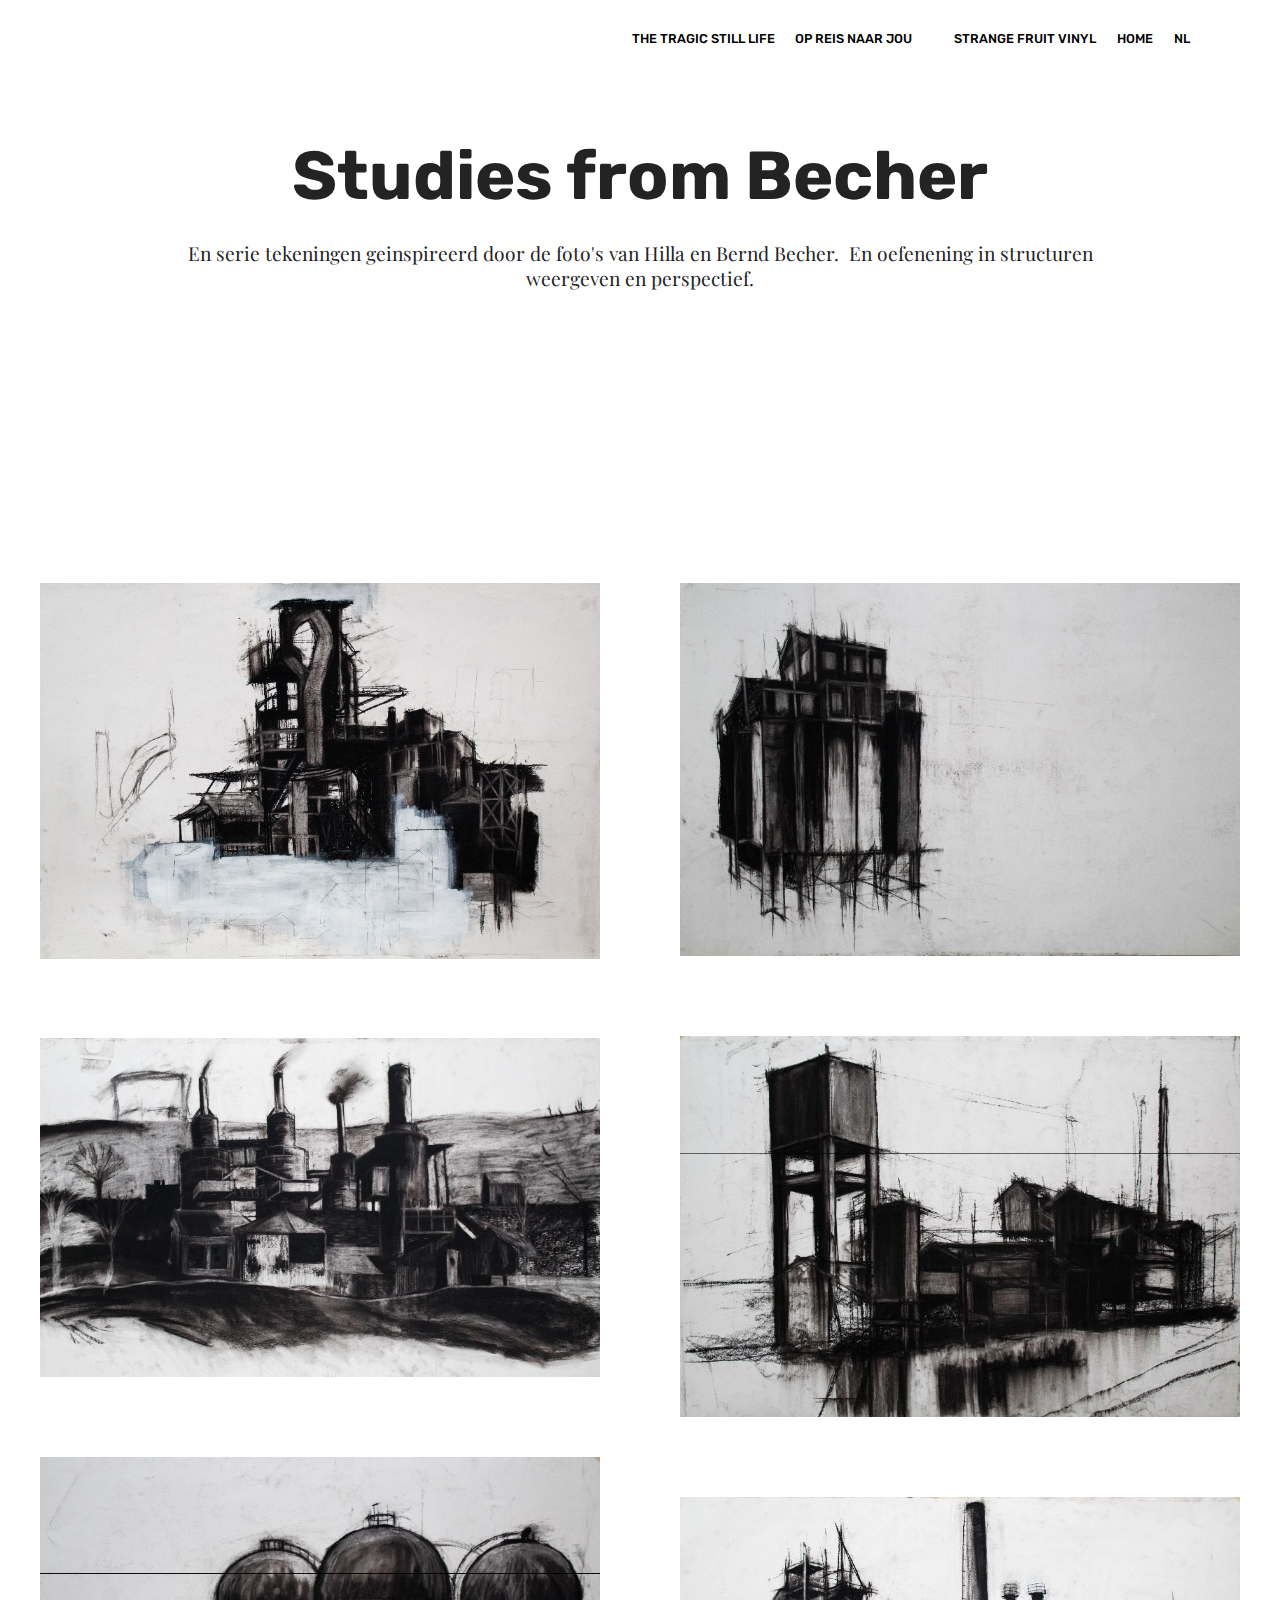
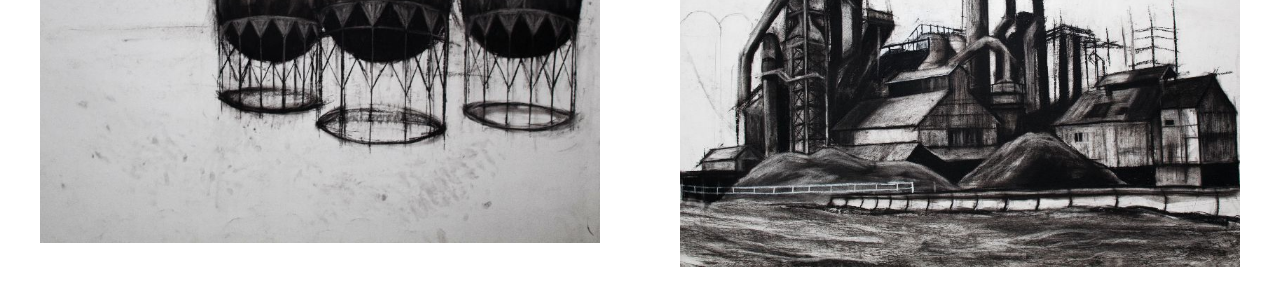
<file: page8.html>
<!DOCTYPE html>
<html>
<head>
  <!-- Site made with Mobirise Website Builder v4.4.1, https://mobirise.com -->
  <meta charset="UTF-8">
  <meta http-equiv="X-UA-Compatible" content="IE=edge">
  <meta name="generator" content="Mobirise v4.4.1, mobirise.com">
  <meta name="viewport" content="width=device-width, initial-scale=1">
  <link rel="shortcut icon" href="assets/images/logo2.png" type="image/x-icon">
  <meta name="description" content="Web Site Maker Description">
  <title>Studies from Becher</title>
  <link rel="stylesheet" href="assets/web/assets/mobirise-icons/mobirise-icons.css">
  <link rel="stylesheet" href="assets/tether/tether.min.css">
  <link rel="stylesheet" href="assets/bootstrap/css/bootstrap.min.css">
  <link rel="stylesheet" href="assets/bootstrap/css/bootstrap-grid.min.css">
  <link rel="stylesheet" href="assets/bootstrap/css/bootstrap-reboot.min.css">
  <link rel="stylesheet" href="assets/dropdown/css/style.css">
  <link rel="stylesheet" href="assets/theme/css/style.css">
  <link rel="stylesheet" href="assets/mobirise-gallery/style.css">
  <link rel="stylesheet" href="assets/mobirise/css/mbr-additional.css" type="text/css">
  
  
  
</head>
<body>

<!-- Google Analytics -->
<!-- Global site tag (gtag.js) - Google Analytics -->
<script async src="https://www.googletagmanager.com/gtag/js?id=UA-111196459-1"></script>
<script>
  window.dataLayer = window.dataLayer || [];
  function gtag(){dataLayer.push(arguments);}
  gtag('js', new Date());

  gtag('config', 'UA-111196459-1');
</script>
<!-- /Google Analytics -->


<section class="menu cid-qEkR9TkGvd" once="menu" id="menu1-1p" data-rv-view="656">

    

    <nav class="navbar navbar-expand beta-menu navbar-dropdown align-items-center navbar-toggleable-sm">
        <button class="navbar-toggler navbar-toggler-right" type="button" data-toggle="collapse" data-target="#navbarSupportedContent" aria-controls="navbarSupportedContent" aria-expanded="false" aria-label="Toggle navigation">
            <div class="hamburger">
                <span></span>
                <span></span>
                <span></span>
                <span></span>
            </div>
        </button>
        <div class="menu-logo">
            <div class="navbar-brand">
                
                
            </div>
        </div>
        <div class="collapse navbar-collapse" id="navbarSupportedContent">
            <ul class="navbar-nav nav-dropdown nav-right navbar-nav-top-padding" data-app-modern-menu="true"><li class="nav-item">
                    <a class="nav-link link text-black display-7" href="https://mobirise.com"></a>
                </li>
                <li class="nav-item"><a class="nav-link link text-black display-7" href="page7.html">THE TRAGIC STILL LIFE</a></li><li class="nav-item"><a class="nav-link link text-black display-7" href="page10.html">OP REIS NAAR JOU</a></li><li class="nav-item"><a class="nav-link link text-black display-7" href="index.html"></a></li><li class="nav-item"><a class="nav-link link text-black display-7" href="page9.html">STRANGE FRUIT VINYL</a></li><li class="nav-item"><a class="nav-link link text-black display-7" href="index.html">HOME</a></li><li class="nav-item"><a class="nav-link link text-black display-7" href="http://sophiewhetton.github.io/nl">NL</a></li></ul>
            
        </div>
    </nav>
</section>

<section class="engine"><a href="https://mobirise.co/m">bootstrap table</a></section><section class="header1 cid-qO45xlmLJV" id="header1-1r" data-rv-view="653">

    

    

    <div class="container">
        <div class="row justify-content-md-center">
            <div class="mbr-white col-md-10">
                <h1 class="mbr-section-title align-center mbr-bold pb-3 mbr-fonts-style display-1">Studies from Becher</h1>
                <h3 class="mbr-section-subtitle align-center mbr-light pb-3 mbr-fonts-style display-5">En serie tekeningen geinspireerd door de foto's van Hilla en Bernd Becher. &nbsp;En oefenening in structuren weergeven en perspectief.</h3>
                <p class="mbr-text align-center pb-3 mbr-fonts-style display-5">
                    Full width intro with adjustable height, background image and a color overlay. Click any text to edit or style it.
                </p>
                
            </div>
        </div>
    </div>

</section>

<section class="mbr-gallery mbr-slider-carousel cid-qO43Ezm20W" id="gallery3-1q" data-rv-view="658">

    

    <div>
        <div><!-- Filter --><!-- Gallery --><div class="mbr-gallery-row"><div class="mbr-gallery-layout-default"><div><div><div class="mbr-gallery-item mbr-gallery-item--p5" data-video-url="false" data-tags="Awesome"><div href="#lb-gallery3-1q" data-slide-to="0" data-toggle="modal"><img src="assets/images/becher1-800x537.jpg" alt=""><span class="icon-focus"></span></div></div><div class="mbr-gallery-item mbr-gallery-item--p5" data-video-url="false" data-tags="Responsive"><div href="#lb-gallery3-1q" data-slide-to="1" data-toggle="modal"><img src="assets/images/becher2-800x533.jpg" alt=""><span class="icon-focus"></span></div></div><div class="mbr-gallery-item mbr-gallery-item--p5" data-video-url="false" data-tags="Creative"><div href="#lb-gallery3-1q" data-slide-to="2" data-toggle="modal"><img src="assets/images/becher3-800x545.jpg" alt=""><span class="icon-focus"></span></div></div><div class="mbr-gallery-item mbr-gallery-item--p5" data-video-url="false" data-tags="Animated"><div href="#lb-gallery3-1q" data-slide-to="3" data-toggle="modal"><img src="assets/images/becher4-800x484.jpg" alt=""><span class="icon-focus"></span></div></div><div class="mbr-gallery-item mbr-gallery-item--p5" data-video-url="false" data-tags="Awesome"><div href="#lb-gallery3-1q" data-slide-to="4" data-toggle="modal"><img src="assets/images/becher5-800x552.jpg" alt=""><span class="icon-focus"></span></div></div><div class="mbr-gallery-item mbr-gallery-item--p5" data-video-url="false" data-tags="Awesome"><div href="#lb-gallery3-1q" data-slide-to="5" data-toggle="modal"><img src="assets/images/becher6-799x528.jpg" alt=""><span class="icon-focus"></span></div></div></div></div><div class="clearfix"></div></div></div><!-- Lightbox --><div data-app-prevent-settings="" class="mbr-slider modal fade carousel slide" tabindex="-1" data-keyboard="true" data-interval="false" id="lb-gallery3-1q"><div class="modal-dialog"><div class="modal-content"><div class="modal-body"><div class="carousel-inner"><div class="carousel-item"><img src="assets/images/becher1.jpg" alt=""></div><div class="carousel-item"><img src="assets/images/becher2.jpg" alt=""></div><div class="carousel-item"><img src="assets/images/becher3.jpg" alt=""></div><div class="carousel-item"><img src="assets/images/becher4.jpg" alt=""></div><div class="carousel-item"><img src="assets/images/becher5.jpg" alt=""></div><div class="carousel-item active"><img src="assets/images/becher6.jpg" alt=""></div></div><a class="carousel-control carousel-control-prev" role="button" data-slide="prev" href="#lb-gallery3-1q"><span class="mbri-left mbr-iconfont" aria-hidden="true"></span><span class="sr-only">Previous</span></a><a class="carousel-control carousel-control-next" role="button" data-slide="next" href="#lb-gallery3-1q"><span class="mbri-right mbr-iconfont" aria-hidden="true"></span><span class="sr-only">Next</span></a><a class="close" href="#" role="button" data-dismiss="modal"><span class="sr-only">Close</span></a></div></div></div></div></div>
    </div>

</section>


  <script src="assets/web/assets/jquery/jquery.min.js"></script>
  <script src="assets/popper/popper.min.js"></script>
  <script src="assets/tether/tether.min.js"></script>
  <script src="assets/bootstrap/js/bootstrap.min.js"></script>
  <script src="assets/smooth-scroll/smooth-scroll.js"></script>
  <script src="assets/dropdown/js/script.min.js"></script>
  <script src="assets/touch-swipe/jquery.touch-swipe.min.js"></script>
  <script src="assets/jquery-mb-vimeo_player/jquery.mb.vimeo_player.js"></script>
  <script src="assets/bootstrap-carousel-swipe/bootstrap-carousel-swipe.js"></script>
  <script src="assets/masonry/masonry.pkgd.min.js"></script>
  <script src="assets/imagesloaded/imagesloaded.pkgd.min.js"></script>
  <script src="assets/theme/js/script.js"></script>
  <script src="assets/mobirise-gallery/player.min.js"></script>
  <script src="assets/mobirise-gallery/script.js"></script>
  <script src="assets/mobirise-slider-video/script.js"></script>
  
  
</body>
</html>
</file>
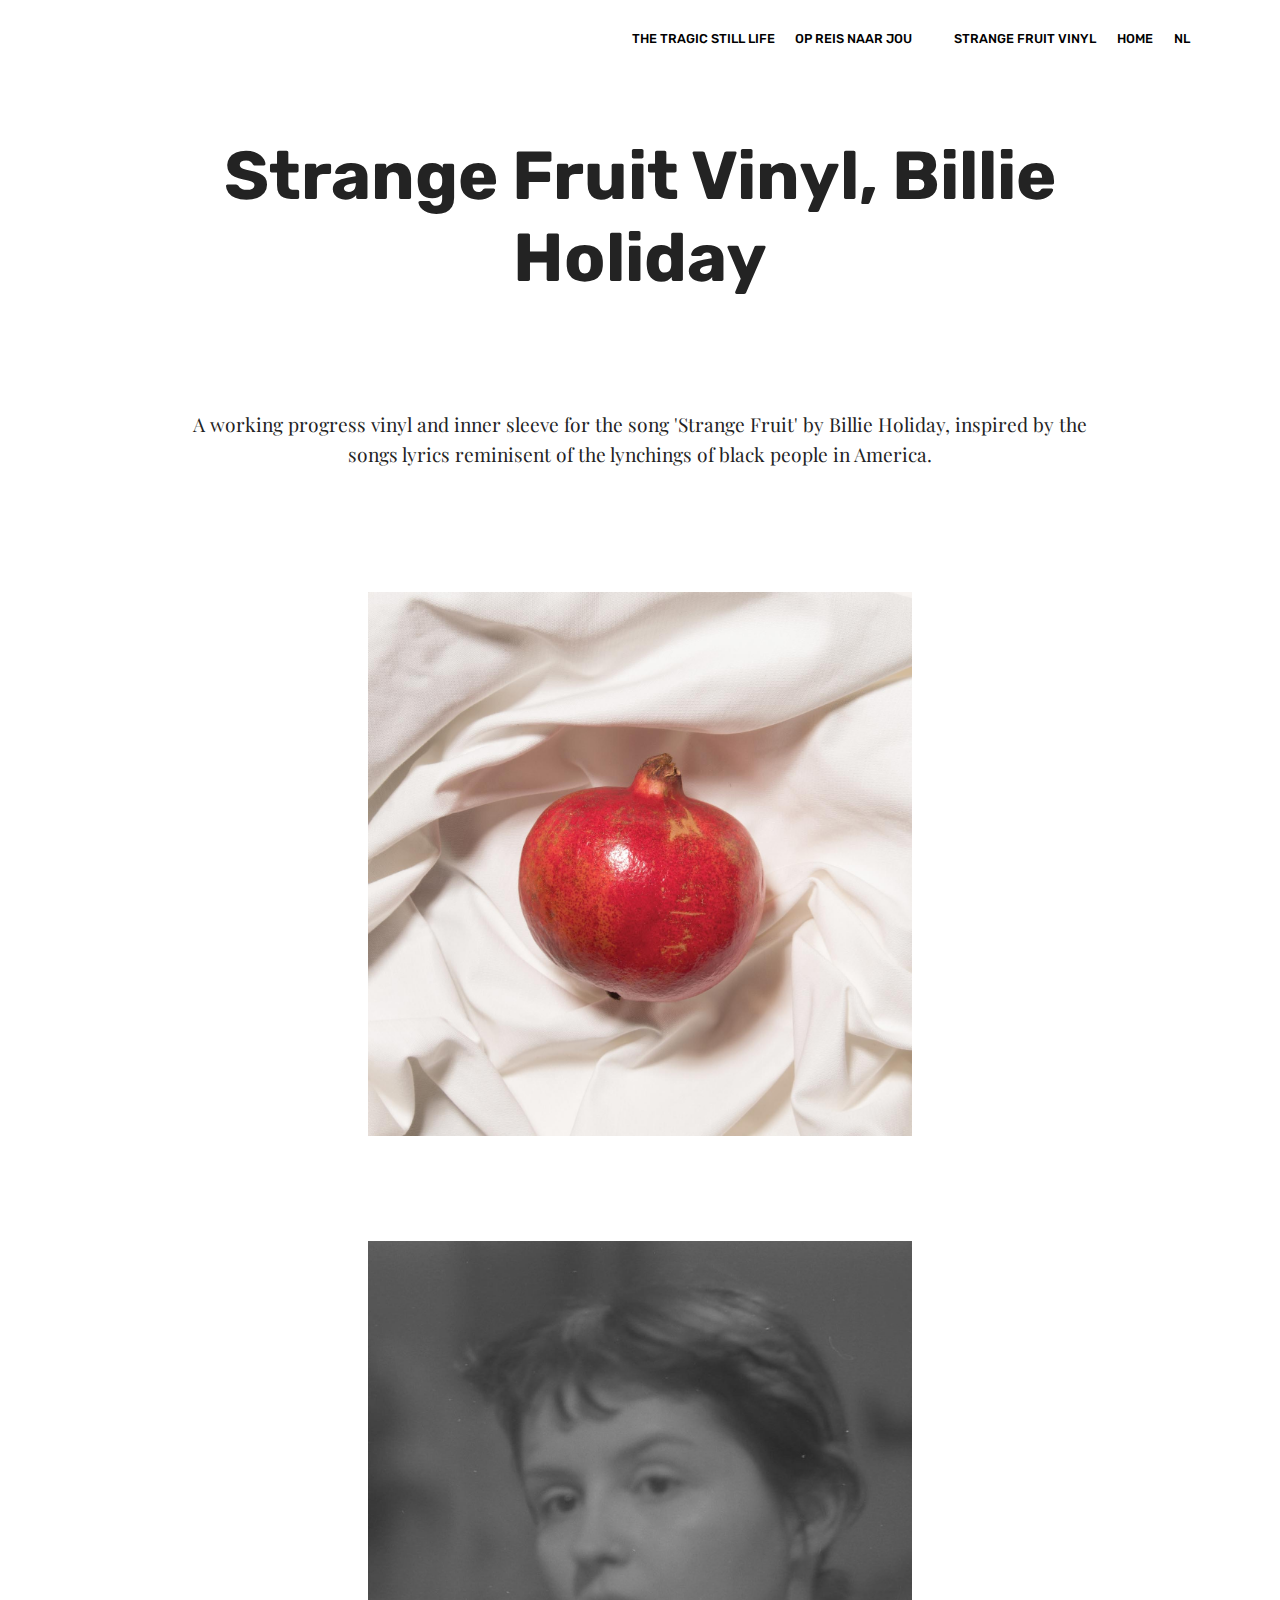
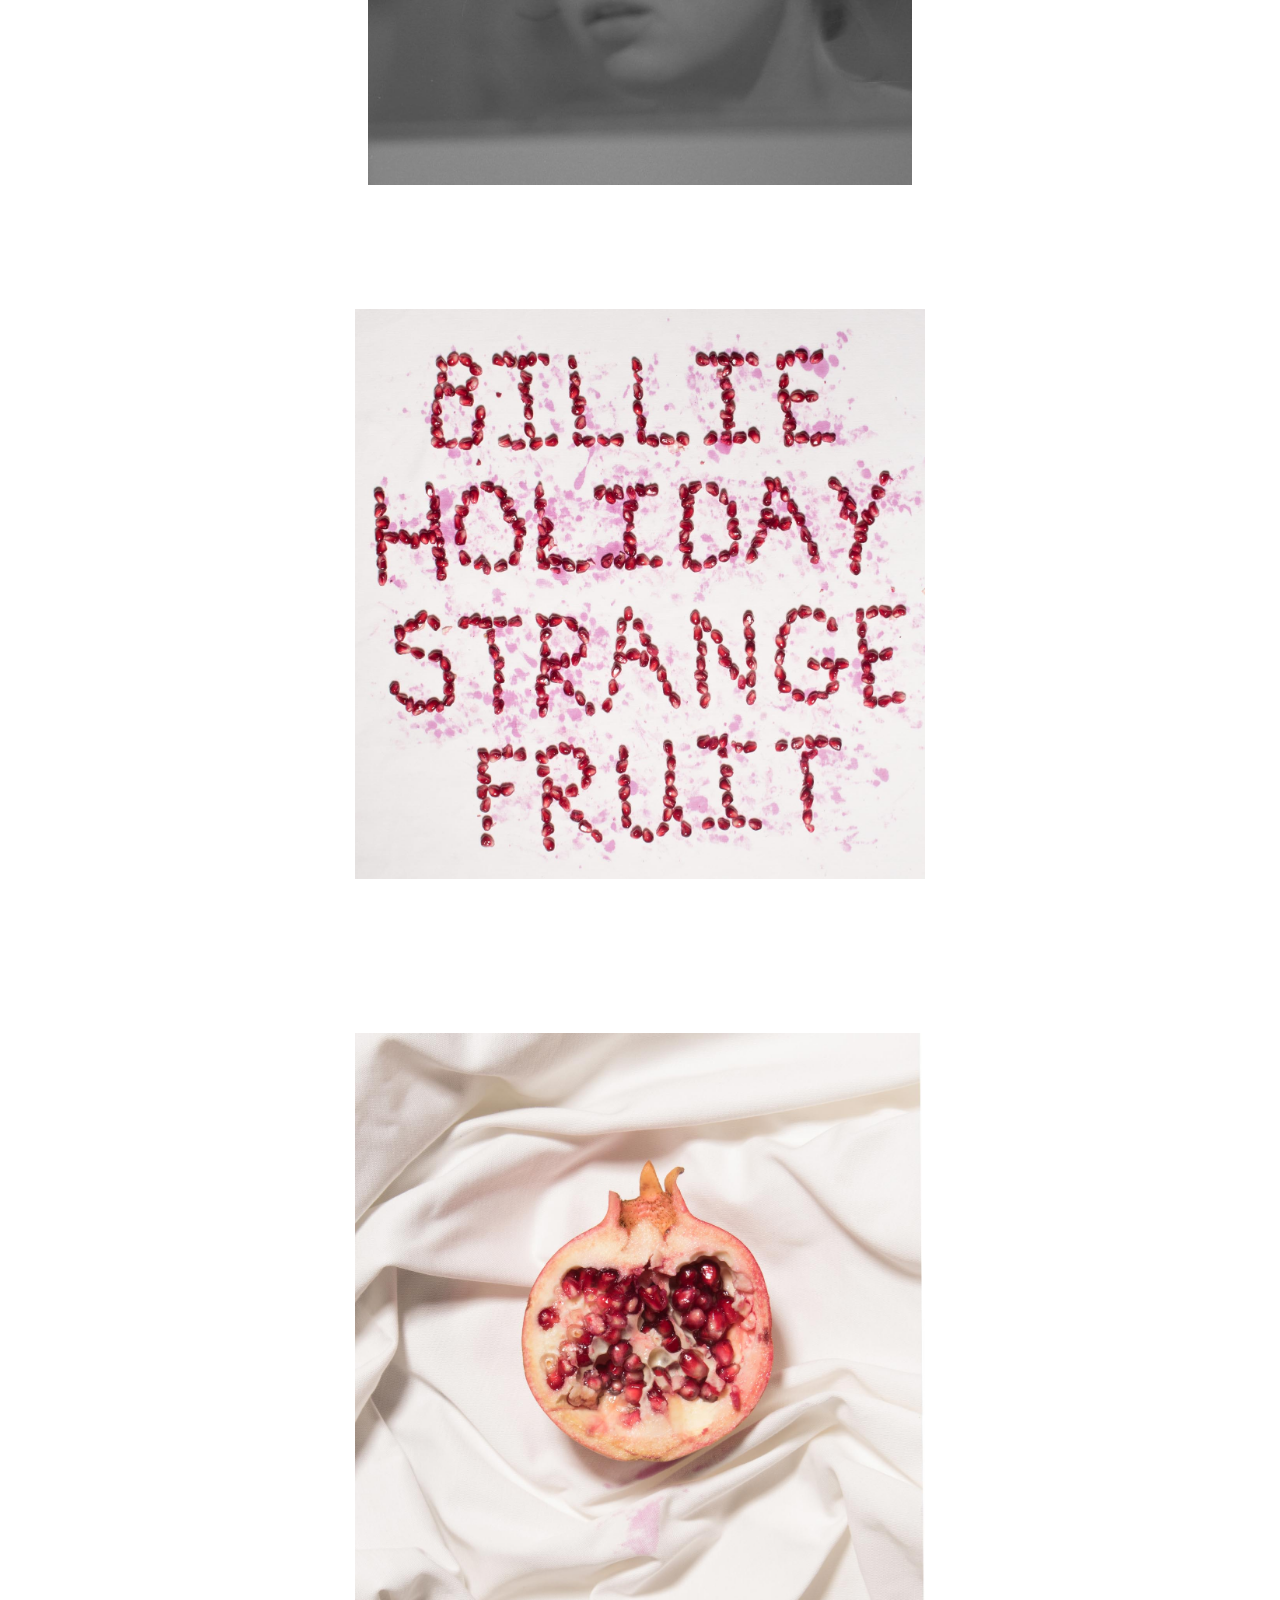
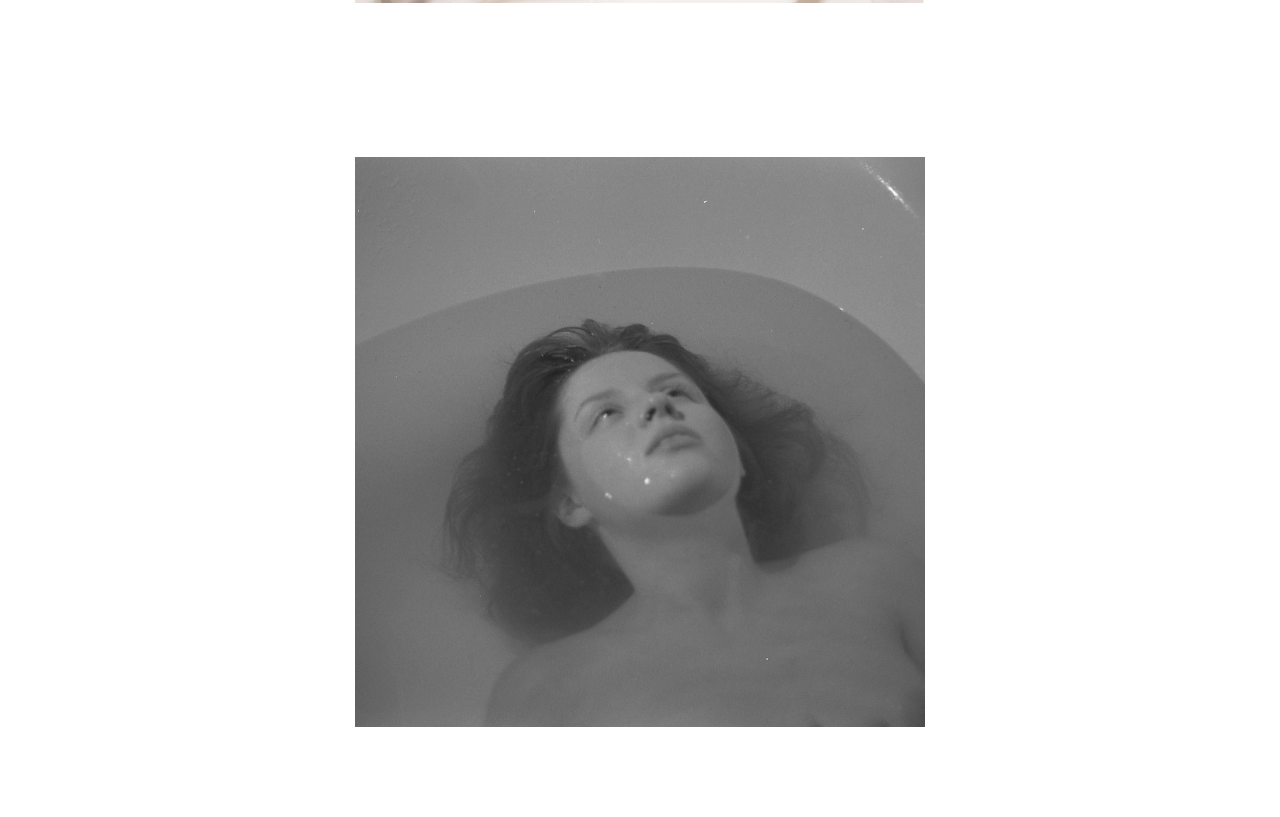
<file: page9.html>
<!DOCTYPE html>
<html>
<head>
  <!-- Site made with Mobirise Website Builder v4.4.1, https://mobirise.com -->
  <meta charset="UTF-8">
  <meta http-equiv="X-UA-Compatible" content="IE=edge">
  <meta name="generator" content="Mobirise v4.4.1, mobirise.com">
  <meta name="viewport" content="width=device-width, initial-scale=1">
  <link rel="shortcut icon" href="assets/images/logo2.png" type="image/x-icon">
  <meta name="description" content="Website Maker Description">
  <title>Strange Fruit Vinyl</title>
  <link rel="stylesheet" href="assets/web/assets/mobirise-icons/mobirise-icons.css">
  <link rel="stylesheet" href="assets/tether/tether.min.css">
  <link rel="stylesheet" href="assets/bootstrap/css/bootstrap.min.css">
  <link rel="stylesheet" href="assets/bootstrap/css/bootstrap-grid.min.css">
  <link rel="stylesheet" href="assets/bootstrap/css/bootstrap-reboot.min.css">
  <link rel="stylesheet" href="assets/dropdown/css/style.css">
  <link rel="stylesheet" href="assets/theme/css/style.css">
  <link rel="stylesheet" href="assets/mobirise/css/mbr-additional.css" type="text/css">
  
  
  
</head>
<body>

<!-- Google Analytics -->
<!-- Global site tag (gtag.js) - Google Analytics -->
<script async src="https://www.googletagmanager.com/gtag/js?id=UA-111196459-1"></script>
<script>
  window.dataLayer = window.dataLayer || [];
  function gtag(){dataLayer.push(arguments);}
  gtag('js', new Date());

  gtag('config', 'UA-111196459-1');
</script>
<!-- /Google Analytics -->


<section class="menu cid-qDHQd9HM70" once="menu" id="menu1-1t" data-rv-view="688">

    

    <nav class="navbar navbar-expand beta-menu navbar-dropdown align-items-center navbar-toggleable-sm">
        <button class="navbar-toggler navbar-toggler-right" type="button" data-toggle="collapse" data-target="#navbarSupportedContent" aria-controls="navbarSupportedContent" aria-expanded="false" aria-label="Toggle navigation">
            <div class="hamburger">
                <span></span>
                <span></span>
                <span></span>
                <span></span>
            </div>
        </button>
        <div class="menu-logo">
            <div class="navbar-brand">
                
                
            </div>
        </div>
        <div class="collapse navbar-collapse" id="navbarSupportedContent">
            <ul class="navbar-nav nav-dropdown nav-right navbar-nav-top-padding" data-app-modern-menu="true"><li class="nav-item">
                    <a class="nav-link link text-black display-7" href="https://mobirise.com"></a>
                </li>
                <li class="nav-item"><a class="nav-link link text-black display-7" href="page7.html">THE TRAGIC STILL LIFE</a></li><li class="nav-item"><a class="nav-link link text-black display-7" href="page10.html">OP REIS NAAR JOU</a></li><li class="nav-item"><a class="nav-link link text-black display-7" href="index.html"></a></li><li class="nav-item"><a class="nav-link link text-black display-7" href="page9.html">STRANGE FRUIT VINYL</a></li><li class="nav-item"><a class="nav-link link text-black display-7" href="index.html">HOME</a></li><li class="nav-item"><a class="nav-link link text-black display-7" href="http://sophiewhetton.github.io/nl">NL</a></li></ul>
            
        </div>
    </nav>
</section>

<section class="engine"><a href="https://mobirise.co/c">free web page maker</a></section><section class="header1 cid-qO4ceNkzvh" id="header1-1x" data-rv-view="685">

    

    

    <div class="container">
        <div class="row justify-content-md-center">
            <div class="mbr-white col-md-10">
                <h1 class="mbr-section-title align-center mbr-bold pb-3 mbr-fonts-style display-1">
                    Strange Fruit Vinyl, Billie Holiday</h1>
                <h3 class="mbr-section-subtitle align-center mbr-light pb-3 mbr-fonts-style display-2">
                    Beautiful mobile websites
                </h3>
                <p class="mbr-text align-center pb-3 mbr-fonts-style display-5">A working progress vinyl and inner sleeve for the song 'Strange Fruit' by Billie Holiday, inspired by the songs lyrics reminisent of the lynchings of black people in America.</p>
                
            </div>
        </div>
    </div>

</section>

<section class="cid-qO4aYruThm" id="image3-1v" data-rv-view="690">

    

    <figure class="mbr-figure container">
            <div class="image-block" style="width: 49%;">
                <img src="assets/images/vinylssmallfile-1-of-5.jpg" width="1400" alt="Mobirise" title="" media-simple="true">
                <figcaption class="mbr-figure-caption mbr-figure-caption-over">
                    <div class="container pb-5 mbr-white align-center mbr-fonts-style display-1"></div>
                </figcaption>
            </div>
    </figure>
</section>

<section class="cid-qO4bTIND9C" id="image3-1w" data-rv-view="692">

    

    <figure class="mbr-figure container">
            <div class="image-block" style="width: 49%;">
                <img src="assets/images/vinylssmallfile-4-of-5.jpg" width="1400" alt="Mobirise" title="" media-simple="true">
                <figcaption class="mbr-figure-caption mbr-figure-caption-over">
                    <div class="container pb-5 mbr-white align-center mbr-fonts-style display-1"></div>
                </figcaption>
            </div>
    </figure>
</section>

<section class="header4 cid-qO4p0mpdYd" id="header4-1y" data-rv-view="694">

    

    

    <div class="container">
        <div class="row justify-content-md-center">
            <div class="media-content col-md-10">
                
                
                <div class="mbr-text align-center mbr-white pb-3">
                    
                </div>
                
            </div>
            <div class="mbr-figure pt-5">
                <img src="assets/images/vinylssmallfile-2-of-5.jpg" alt="Mobirise" title="" media-simple="true" style="width: 50%;">
            </div>
        </div>
    </div>
</section>

<section class="header4 cid-qSOMSnWKXb" id="header4-2c" data-rv-view="697">

    

    

    <div class="container">
        <div class="row justify-content-md-center">
            <div class="media-content col-md-10">
                
                
                <div class="mbr-text align-center mbr-white pb-3">
                    
                </div>
                
            </div>
            <div class="mbr-figure pt-5">
                <img src="assets/images/vinylssmallfile-3-of-5.jpg" alt="Mobirise" title="" media-simple="true" style="width: 50%;">
            </div>
        </div>
    </div>
</section>

<section class="header4 cid-qSON0zBDLd" id="header4-2d" data-rv-view="700">

    

    

    <div class="container">
        <div class="row justify-content-md-center">
            <div class="media-content col-md-10">
                
                
                <div class="mbr-text align-center mbr-white pb-3">
                    
                </div>
                
            </div>
            <div class="mbr-figure pt-5">
                <img src="assets/images/vinylssmallfile-5-of-5.jpg" alt="Mobirise" title="" media-simple="true" style="width: 50%;">
            </div>
        </div>
    </div>
</section>


  <script src="assets/web/assets/jquery/jquery.min.js"></script>
  <script src="assets/popper/popper.min.js"></script>
  <script src="assets/tether/tether.min.js"></script>
  <script src="assets/bootstrap/js/bootstrap.min.js"></script>
  <script src="assets/smooth-scroll/smooth-scroll.js"></script>
  <script src="assets/dropdown/js/script.min.js"></script>
  <script src="assets/touch-swipe/jquery.touch-swipe.min.js"></script>
  <script src="assets/theme/js/script.js"></script>
  
  
</body>
</html>
</file>
<file: assets/web/assets/mobirise-icons/mobirise-icons.css>
@font-face {
  font-family: 'MobiriseIcons';
  src:  url('mobirise-icons.eot?spat4u');
  src:  url('mobirise-icons.eot?spat4u#iefix') format('embedded-opentype'),
    url('mobirise-icons.ttf?spat4u') format('truetype'),
    url('mobirise-icons.woff?spat4u') format('woff'),
    url('mobirise-icons.svg?spat4u#MobiriseIcons') format('svg');
  font-weight: normal;
  font-style: normal;
}

[class^="mbri-"], [class*=" mbri-"] {
  /* use !important to prevent issues with browser extensions that change fonts */
  font-family: MobiriseIcons !important;
  speak: none;
  font-style: normal;
  font-weight: normal;
  font-variant: normal;
  text-transform: none;
  line-height: 1;

  /* Better Font Rendering =========== */
  -webkit-font-smoothing: antialiased;
  -moz-osx-font-smoothing: grayscale;
}

.mbri-add-submenu:before {
  content: "\e900";
}
.mbri-alert:before {
  content: "\e901";
}
.mbri-align-center:before {
  content: "\e902";
}
.mbri-align-justify:before {
  content: "\e903";
}
.mbri-align-left:before {
  content: "\e904";
}
.mbri-align-right:before {
  content: "\e905";
}
.mbri-android:before {
  content: "\e906";
}
.mbri-apple:before {
  content: "\e907";
}
.mbri-arrow-down:before {
  content: "\e908";
}
.mbri-arrow-next:before {
  content: "\e909";
}
.mbri-arrow-prev:before {
  content: "\e90a";
}
.mbri-arrow-up:before {
  content: "\e90b";
}
.mbri-bold:before {
  content: "\e90c";
}
.mbri-bookmark:before {
  content: "\e90d";
}
.mbri-bootstrap:before {
  content: "\e90e";
}
.mbri-briefcase:before {
  content: "\e90f";
}
.mbri-browse:before {
  content: "\e910";
}
.mbri-bulleted-list:before {
  content: "\e911";
}
.mbri-calendar:before {
  content: "\e912";
}
.mbri-camera:before {
  content: "\e913";
}
.mbri-cart-add:before {
  content: "\e914";
}
.mbri-cart-full:before {
  content: "\e915";
}
.mbri-cash:before {
  content: "\e916";
}
.mbri-change-style:before {
  content: "\e917";
}
.mbri-chat:before {
  content: "\e918";
}
.mbri-clock:before {
  content: "\e919";
}
.mbri-close:before {
  content: "\e91a";
}
.mbri-cloud:before {
  content: "\e91b";
}
.mbri-code:before {
  content: "\e91c";
}
.mbri-contact-form:before {
  content: "\e91d";
}
.mbri-credit-card:before {
  content: "\e91e";
}
.mbri-cursor-click:before {
  content: "\e91f";
}
.mbri-cust-feedback:before {
  content: "\e920";
}
.mbri-database:before {
  content: "\e921";
}
.mbri-delivery:before {
  content: "\e922";
}
.mbri-desktop:before {
  content: "\e923";
}
.mbri-devices:before {
  content: "\e924";
}
.mbri-down:before {
  content: "\e925";
}
.mbri-download:before {
  content: "\e989";
}
.mbri-drag-n-drop:before {
  content: "\e927";
}
.mbri-drag-n-drop2:before {
  content: "\e928";
}
.mbri-edit:before {
  content: "\e929";
}
.mbri-edit2:before {
  content: "\e92a";
}
.mbri-error:before {
  content: "\e92b";
}
.mbri-extension:before {
  content: "\e92c";
}
.mbri-features:before {
  content: "\e92d";
}
.mbri-file:before {
  content: "\e92e";
}
.mbri-flag:before {
  content: "\e92f";
}
.mbri-folder:before {
  content: "\e930";
}
.mbri-gift:before {
  content: "\e931";
}
.mbri-github:before {
  content: "\e932";
}
.mbri-globe:before {
  content: "\e933";
}
.mbri-globe-2:before {
  content: "\e934";
}
.mbri-growing-chart:before {
  content: "\e935";
}
.mbri-hearth:before {
  content: "\e936";
}
.mbri-help:before {
  content: "\e937";
}
.mbri-home:before {
  content: "\e938";
}
.mbri-hot-cup:before {
  content: "\e939";
}
.mbri-idea:before {
  content: "\e93a";
}
.mbri-image-gallery:before {
  content: "\e93b";
}
.mbri-image-slider:before {
  content: "\e93c";
}
.mbri-info:before {
  content: "\e93d";
}
.mbri-italic:before {
  content: "\e93e";
}
.mbri-key:before {
  content: "\e93f";
}
.mbri-laptop:before {
  content: "\e940";
}
.mbri-layers:before {
  content: "\e941";
}
.mbri-left-right:before {
  content: "\e942";
}
.mbri-left:before {
  content: "\e943";
}
.mbri-letter:before {
  content: "\e944";
}
.mbri-like:before {
  content: "\e945";
}
.mbri-link:before {
  content: "\e946";
}
.mbri-lock:before {
  content: "\e947";
}
.mbri-login:before {
  content: "\e948";
}
.mbri-logout:before {
  content: "\e949";
}
.mbri-magic-stick:before {
  content: "\e94a";
}
.mbri-map-pin:before {
  content: "\e94b";
}
.mbri-menu:before {
  content: "\e94c";
}
.mbri-mobile:before {
  content: "\e94d";
}
.mbri-mobile2:before {
  content: "\e94e";
}
.mbri-mobirise:before {
  content: "\e94f";
}
.mbri-more-horizontal:before {
  content: "\e950";
}
.mbri-more-vertical:before {
  content: "\e951";
}
.mbri-music:before {
  content: "\e952";
}
.mbri-new-file:before {
  content: "\e953";
}
.mbri-numbered-list:before {
  content: "\e954";
}
.mbri-opened-folder:before {
  content: "\e955";
}
.mbri-pages:before {
  content: "\e956";
}
.mbri-paper-plane:before {
  content: "\e957";
}
.mbri-paperclip:before {
  content: "\e958";
}
.mbri-photo:before {
  content: "\e959";
}
.mbri-photos:before {
  content: "\e95a";
}
.mbri-pin:before {
  content: "\e95b";
}
.mbri-play:before {
  content: "\e95c";
}
.mbri-plus:before {
  content: "\e95d";
}
.mbri-preview:before {
  content: "\e95e";
}
.mbri-print:before {
  content: "\e95f";
}
.mbri-protect:before {
  content: "\e960";
}
.mbri-question:before {
  content: "\e961";
}
.mbri-quote-left:before {
  content: "\e962";
}
.mbri-quote-right:before {
  content: "\e963";
}
.mbri-refresh:before {
  content: "\e964";
}
.mbri-responsive:before {
  content: "\e965";
}
.mbri-right:before {
  content: "\e966";
}
.mbri-rocket:before {
  content: "\e967";
}
.mbri-sad-face:before {
  content: "\e968";
}
.mbri-sale:before {
  content: "\e969";
}
.mbri-save:before {
  content: "\e96a";
}
.mbri-search:before {
  content: "\e96b";
}
.mbri-setting:before {
  content: "\e96c";
}
.mbri-setting2:before {
  content: "\e96d";
}
.mbri-setting3:before {
  content: "\e96e";
}
.mbri-share:before {
  content: "\e96f";
}
.mbri-shopping-bag:before {
  content: "\e970";
}
.mbri-shopping-basket:before {
  content: "\e971";
}
.mbri-shopping-cart:before {
  content: "\e972";
}
.mbri-sites:before {
  content: "\e973";
}
.mbri-smile-face:before {
  content: "\e974";
}
.mbri-speed:before {
  content: "\e975";
}
.mbri-star:before {
  content: "\e976";
}
.mbri-success:before {
  content: "\e977";
}
.mbri-sun:before {
  content: "\e978";
}
.mbri-sun2:before {
  content: "\e979";
}
.mbri-tablet:before {
  content: "\e97a";
}
.mbri-tablet-vertical:before {
  content: "\e97b";
}
.mbri-target:before {
  content: "\e97c";
}
.mbri-timer:before {
  content: "\e97d";
}
.mbri-to-ftp:before {
  content: "\e97e";
}
.mbri-to-local-drive:before {
  content: "\e97f";
}
.mbri-touch-swipe:before {
  content: "\e980";
}
.mbri-touch:before {
  content: "\e981";
}
.mbri-trash:before {
  content: "\e982";
}
.mbri-underline:before {
  content: "\e983";
}
.mbri-unlink:before {
  content: "\e984";
}
.mbri-unlock:before {
  content: "\e985";
}
.mbri-up-down:before {
  content: "\e986";
}
.mbri-up:before {
  content: "\e987";
}
.mbri-update:before {
  content: "\e988";
}
.mbri-upload:before {
 content: "\e926"; 
}
.mbri-user:before {
  content: "\e98a";
}
.mbri-user2:before {
  content: "\e98b";
}
.mbri-users:before {
  content: "\e98c";
}
.mbri-video:before {
  content: "\e98d";
}
.mbri-video-play:before {
  content: "\e98e";
}
.mbri-watch:before {
  content: "\e98f";
}
.mbri-website-theme:before {
  content: "\e990";
}
.mbri-wifi:before {
  content: "\e991";
}
.mbri-windows:before {
  content: "\e992";
}
.mbri-zoom-out:before {
  content: "\e993";
}
.mbri-redo:before {
  content: "\e994";
}
.mbri-undo:before {
  content: "\e995";
}
</file>
<file: assets/dropdown/css/style.css>
.navbar-dropdown {
  left: 0;
  padding: 0;
  position: absolute;
  right: 0;
  top: 0;
  transition: all 0.45s ease;
  z-index: 1030;
  background: #282828; }
  .navbar-dropdown .navbar-logo {
    margin-right: 0.8rem;
    transition: margin 0.3s ease-in-out;
    vertical-align: middle; }
    .navbar-dropdown .navbar-logo img {
      height: 3.125rem;
      transition: all 0.3s ease-in-out; }
    .navbar-dropdown .navbar-logo.mbr-iconfont {
      font-size: 3.125rem;
      line-height: 3.125rem; }
  .navbar-dropdown .navbar-caption {
    font-weight: 700;
    white-space: normal;
    vertical-align: -4px;
    line-height: 3.125rem !important; }
    .navbar-dropdown .navbar-caption, .navbar-dropdown .navbar-caption:hover {
      color: inherit;
      text-decoration: none; }
  .navbar-dropdown .mbr-iconfont + .navbar-caption {
    vertical-align: -1px; }
  .navbar-dropdown.navbar-fixed-top {
    position: fixed; }
  .navbar-dropdown .navbar-brand span {
    vertical-align: -4px; }
  .navbar-dropdown.bg-color.transparent {
    background: none; }
  .navbar-dropdown.navbar-short .navbar-brand {
    padding: 0.625rem 0; }
    .navbar-dropdown.navbar-short .navbar-brand span {
      vertical-align: -1px; }
  .navbar-dropdown.navbar-short .navbar-caption {
    line-height: 2.375rem !important;
    vertical-align: -2px; }
  .navbar-dropdown.navbar-short .navbar-logo {
    margin-right: 0.5rem; }
    .navbar-dropdown.navbar-short .navbar-logo img {
      height: 2.375rem; }
    .navbar-dropdown.navbar-short .navbar-logo.mbr-iconfont {
      font-size: 2.375rem;
      line-height: 2.375rem; }
  .navbar-dropdown.navbar-short .mbr-table-cell {
    height: 3.625rem; }
  .navbar-dropdown .navbar-close {
    left: 0.6875rem;
    position: fixed;
    top: 0.75rem;
    z-index: 1000; }
  .navbar-dropdown .hamburger-icon {
    content: "";
    display: inline-block;
    vertical-align: middle;
    width: 16px;
    -webkit-box-shadow: 0 -6px 0 1px #282828,0 0 0 1px #282828,0 6px 0 1px #282828;
    -moz-box-shadow: 0 -6px 0 1px #282828,0 0 0 1px #282828,0 6px 0 1px #282828;
    box-shadow: 0 -6px 0 1px #282828,0 0 0 1px #282828,0 6px 0 1px #282828; }

.dropdown-menu .dropdown-toggle[data-toggle="dropdown-submenu"]::after {
  border-bottom: 0.35em solid transparent;
  border-left: 0.35em solid;
  border-right: 0;
  border-top: 0.35em solid transparent;
  margin-left: 0.3rem; }

.dropdown-menu .dropdown-item:focus {
  outline: 0; }

.nav-dropdown {
  font-size: 0.75rem;
  font-weight: 500;
  height: auto !important; }
  .nav-dropdown .nav-btn {
    padding-left: 1rem; }
  .nav-dropdown .link {
    margin: .667em 1.667em;
    font-weight: 500;
    padding: 0;
    transition: color .2s ease-in-out; }
    .nav-dropdown .link.dropdown-toggle {
      margin-right: 2.583em; }
      .nav-dropdown .link.dropdown-toggle::after {
        margin-left: .25rem;
        border-top: 0.35em solid;
        border-right: 0.35em solid transparent;
        border-left: 0.35em solid transparent;
        border-bottom: 0; }
      .nav-dropdown .link.dropdown-toggle[aria-expanded="true"] {
        margin: 0;
        padding: 0.667em 3.263em  0.667em 1.667em; }
  .nav-dropdown .link::after,
  .nav-dropdown .dropdown-item::after {
    color: inherit; }
  .nav-dropdown .btn {
    font-size: 0.75rem;
    font-weight: 700;
    letter-spacing: 0;
    margin-bottom: 0;
    padding-left: 1.25rem;
    padding-right: 1.25rem; }
  .nav-dropdown .dropdown-menu {
    border-radius: 0;
    border: 0;
    left: 0;
    margin: 0;
    padding-bottom: 1.25rem;
    padding-top: 1.25rem;
    position: relative; }
  .nav-dropdown .dropdown-submenu {
    margin-left: 0.125rem;
    top: 0; }
  .nav-dropdown .dropdown-item {
    font-weight: 500;
    line-height: 2;
    padding: 0.3846em 4.615em 0.3846em 1.5385em;
    position: relative;
    transition: color .2s ease-in-out, background-color .2s ease-in-out; }
    .nav-dropdown .dropdown-item::after {
      margin-top: -0.3077em;
      position: absolute;
      right: 1.1538em;
      top: 50%; }
    .nav-dropdown .dropdown-item:focus, .nav-dropdown .dropdown-item:hover {
      background: none; }

@media (max-width: 767px) {
  .nav-dropdown.navbar-toggleable-sm {
    bottom: 0;
    display: none;
    left: 0;
    overflow-x: hidden;
    position: fixed;
    top: 0;
    transform: translateX(-100%);
    -ms-transform: translateX(-100%);
    -webkit-transform: translateX(-100%);
    width: 18.75rem;
    z-index: 999; } }
.nav-dropdown.navbar-toggleable-xl {
  bottom: 0;
  display: none;
  left: 0;
  overflow-x: hidden;
  position: fixed;
  top: 0;
  transform: translateX(-100%);
  -ms-transform: translateX(-100%);
  -webkit-transform: translateX(-100%);
  width: 18.75rem;
  z-index: 999; }

.nav-dropdown-sm {
  display: block !important;
  overflow-x: hidden;
  overflow: auto;
  padding-top: 3.875rem; }
  .nav-dropdown-sm::after {
    content: "";
    display: block;
    height: 3rem;
    width: 100%; }
  .nav-dropdown-sm.collapse.in ~ .navbar-close {
    display: block !important; }
  .nav-dropdown-sm.collapsing, .nav-dropdown-sm.collapse.in {
    transform: translateX(0);
    -ms-transform: translateX(0);
    -webkit-transform: translateX(0);
    transition: all 0.25s ease-out;
    -webkit-transition: all 0.25s ease-out;
    background: #282828; }
  .nav-dropdown-sm.collapsing[aria-expanded="false"] {
    transform: translateX(-100%);
    -ms-transform: translateX(-100%);
    -webkit-transform: translateX(-100%); }
  .nav-dropdown-sm .nav-item {
    display: block;
    margin-left: 0 !important;
    padding-left: 0; }
  .nav-dropdown-sm .link,
  .nav-dropdown-sm .dropdown-item {
    border-top: 1px dotted rgba(255, 255, 255, 0.1);
    font-size: 0.8125rem;
    line-height: 1.6;
    margin: 0 !important;
    padding: 0.875rem 2.4rem 0.875rem 1.5625rem !important;
    position: relative;
    white-space: normal; }
    .nav-dropdown-sm .link:focus, .nav-dropdown-sm .link:hover,
    .nav-dropdown-sm .dropdown-item:focus,
    .nav-dropdown-sm .dropdown-item:hover {
      background: rgba(0, 0, 0, 0.2) !important;
      color: #c0a375; }
  .nav-dropdown-sm .nav-btn {
    position: relative;
    padding: 1.5625rem 1.5625rem 0 1.5625rem; }
    .nav-dropdown-sm .nav-btn::before {
      border-top: 1px dotted rgba(255, 255, 255, 0.1);
      content: "";
      left: 0;
      position: absolute;
      top: 0;
      width: 100%; }
    .nav-dropdown-sm .nav-btn + .nav-btn {
      padding-top: 0.625rem; }
      .nav-dropdown-sm .nav-btn + .nav-btn::before {
        display: none; }
  .nav-dropdown-sm .btn {
    padding: 0.625rem 0; }
  .nav-dropdown-sm .dropdown-toggle[data-toggle="dropdown-submenu"]::after {
    margin-left: .25rem;
    border-top: 0.35em solid;
    border-right: 0.35em solid transparent;
    border-left: 0.35em solid transparent;
    border-bottom: 0; }
  .nav-dropdown-sm .dropdown-toggle[data-toggle="dropdown-submenu"][aria-expanded="true"]::after {
    border-top: 0;
    border-right: 0.35em solid transparent;
    border-left: 0.35em solid transparent;
    border-bottom: 0.35em solid; }
  .nav-dropdown-sm .dropdown-menu {
    margin: 0;
    padding: 0;
    position: relative;
    top: 0;
    left: 0;
    width: 100%;
    border: 0;
    float: none;
    border-radius: 0;
    background: none; }
  .nav-dropdown-sm .dropdown-submenu {
    left: 100%;
    margin-left: 0.125rem;
    margin-top: -1.25rem;
    top: 0; }

.navbar-toggleable-sm .nav-dropdown .dropdown-menu {
  position: absolute; }

.navbar-toggleable-sm .nav-dropdown .dropdown-submenu {
  left: 100%;
  margin-left: 0.125rem;
  margin-top: -1.25rem;
  top: 0; }

.navbar-toggleable-sm.opened .nav-dropdown .dropdown-menu {
  position: relative; }

.navbar-toggleable-sm.opened .nav-dropdown .dropdown-submenu {
  left: 0;
  margin-left: 00rem;
  margin-top: 0rem;
  top: 0; }

.is-builder .nav-dropdown.collapsing {
  transition: none !important; }

/*# sourceMappingURL=style.css.map */
</file>
<file: assets/theme/css/style.css>
/*!
 * Mobirise v4 theme (https://mobirise.com/)
 * Copyright 2017 Mobirise
 */
section {
  background-color: #eeeeee; }

section,
.container,
.container-fluid {
  position: relative;
  word-wrap: break-word; }

a.mbr-iconfont:hover {
  text-decoration: none; }

.article .lead p, .article .lead ul, .article .lead ol, .article .lead pre, .article .lead blockquote {
  margin-bottom: 0; }

a {
  font-style: normal;
  font-weight: 400;
  cursor: pointer; }
  a, a:hover {
    text-decoration: none; }

figure {
  margin-bottom: 0; }

body {
  color: #232323; }

h1, h2, h3, h4, h5, h6,
.h1, .h2, .h3, .h4, .h5, .h6,
.display-1, .display-2, .display-3, .display-4 {
  line-height: 1;
  word-break: break-word;
  word-wrap: break-word; }

b, strong {
  font-weight: bold; }

blockquote {
  padding: 10px 0 10px 20px;
  position: relative;
  border-left: 2px solid;
  border-color: #ff3366; }

input:-webkit-autofill, input:-webkit-autofill:hover, input:-webkit-autofill:focus, input:-webkit-autofill:active {
  transition-delay: 9999s;
  transition-property: background-color, color; }

textarea[type="hidden"] {
  display: none; }

body {
  position: relative; }

section {
  background-position: 50% 50%;
  background-repeat: no-repeat;
  background-size: cover; }
  section .mbr-background-video,
  section .mbr-background-video-preview {
    position: absolute;
    bottom: 0;
    left: 0;
    right: 0;
    top: 0; }

.hidden {
  visibility: hidden; }

.mbr-z-index20 {
  z-index: 20; }

/*! Base colors */
.mbr-white {
  color: #ffffff; }

.mbr-black {
  color: #000000; }

.mbr-bg-white {
  background-color: #ffffff; }

.mbr-bg-black {
  background-color: #000000; }

/*! Text-aligns */
.align-left {
  text-align: left; }

.align-center {
  text-align: center; }

.align-right {
  text-align: right; }

@media (max-width: 767px) {
  .align-left, .align-center, .align-right, .mbr-section-btn, .mbr-section-title {
    text-align: center; } }
/*! Font-weight  */
.mbr-light {
  font-weight: 300; }

.mbr-regular {
  font-weight: 400; }

.mbr-semibold {
  font-weight: 500; }

.mbr-bold {
  font-weight: 700; }

/*! Media  */
.media-size-item {
  -webkit-flex: 1 1 auto;
  -moz-flex: 1 1 auto;
  -ms-flex: 1 1 auto;
  -o-flex: 1 1 auto;
  flex: 1 1 auto; }

.media-content {
  -webkit-flex-basis: 100%;
  flex-basis: 100%; }

.media-container-row {
  display: -ms-flexbox;
  display: -webkit-flex;
  display: flex;
  -webkit-flex-direction: row;
  -ms-flex-direction: row;
  flex-direction: row;
  -webkit-flex-wrap: wrap;
  -ms-flex-wrap: wrap;
  flex-wrap: wrap;
  -webkit-justify-content: center;
  -ms-flex-pack: center;
  justify-content: center;
  -webkit-align-content: center;
  -ms-flex-line-pack: center;
  align-content: center;
  -webkit-align-items: start;
  -ms-flex-align: start;
  align-items: start; }
  .media-container-row .media-size-item {
    width: 400px; }

.media-container-column {
  display: -ms-flexbox;
  display: -webkit-flex;
  display: flex;
  -webkit-flex-direction: column;
  -ms-flex-direction: column;
  flex-direction: column;
  -webkit-flex-wrap: wrap;
  -ms-flex-wrap: wrap;
  flex-wrap: wrap;
  -webkit-justify-content: center;
  -ms-flex-pack: center;
  justify-content: center;
  -webkit-align-content: center;
  -ms-flex-line-pack: center;
  align-content: center;
  -webkit-align-items: stretch;
  -ms-flex-align: stretch;
  align-items: stretch; }
  .media-container-column > * {
    width: 100%; }

@media (min-width: 992px) {
  .media-container-row {
    -webkit-flex-wrap: nowrap;
    -ms-flex-wrap: nowrap;
    flex-wrap: nowrap; } }
figure {
  overflow: hidden; }

figure[mbr-media-size] {
  transition: width 0.1s; }

.mbr-figure img, .mbr-figure iframe {
  display: block;
  width: 100%; }

.card {
  background-color: transparent;
  border: none; }

.card-img {
  text-align: center;
  flex-shrink: 0; }

.media {
  max-width: 100%;
  margin: 0 auto; }

.mbr-figure {
  -ms-flex-item-align: center;
  -ms-grid-row-align: center;
  -webkit-align-self: center;
  align-self: center; }

.media-container > div {
  max-width: 100%; }

.mbr-figure img, .card-img img {
  width: 100%; }

@media (max-width: 991px) {
  .media-size-item {
    width: auto !important; }

  .media {
    width: auto; }

  .mbr-figure {
    width: 100% !important; } }
/*! Buttons */
.mbr-section-btn {
  margin-left: -.25rem;
  margin-right: -.25rem;
  font-size: 0; }

nav .mbr-section-btn {
  margin-left: 0rem;
  margin-right: 0rem; }

/*! Btn icon margin */
.btn .mbr-iconfont, .btn.btn-sm .mbr-iconfont {
  cursor: pointer;
  margin-right: 0.5rem; }

.btn.btn-md .mbr-iconfont, .btn.btn-md .mbr-iconfont {
  margin-right: 0.8rem; }

.mbr-regular {
  font-weight: 400; }

.mbr-semibold {
  font-weight: 500; }

.mbr-bold {
  font-weight: 700; }

[type="submit"] {
  -webkit-appearance: none; }

/*! Full-screen */
.mbr-fullscreen .mbr-overlay {
  min-height: 100vh; }

.mbr-fullscreen {
  display: flex;
  display: -webkit-flex;
  display: -moz-flex;
  display: -ms-flex;
  display: -o-flex;
  align-items: center;
  -webkit-align-items: center;
  min-height: 100vh;
  padding-top: 3rem;
  padding-bottom: 3rem; }

/*! Map */
.map {
  height: 25rem;
  position: relative; }
  .map iframe {
    width: 100%;
    height: 100%; }

/* Form */
.form-asterisk {
  font-family: initial;
  position: absolute;
  top: -2px;
  font-weight: normal; }

/*! Scroll to top arrow */
.mbr-arrow-up {
  bottom: 25px;
  right: 90px;
  position: fixed;
  text-align: right;
  z-index: 5000;
  color: #ffffff;
  font-size: 32px;
  transform: rotate(180deg);
  -webkit-transform: rotate(180deg); }

.mbr-arrow-up a {
  background: rgba(0, 0, 0, 0.2);
  border-radius: 3px;
  color: #fff;
  display: inline-block;
  height: 60px;
  width: 60px;
  outline-style: none !important;
  position: relative;
  text-decoration: none;
  transition: all .3s ease-in-out;
  cursor: pointer;
  text-align: center; }
  .mbr-arrow-up a:hover {
    background-color: rgba(0, 0, 0, 0.4); }
  .mbr-arrow-up a i {
    line-height: 60px; }

.mbr-arrow-up-icon {
  display: block;
  color: #fff; }

.mbr-arrow-up-icon::before {
  content: "\203a";
  display: inline-block;
  font-family: serif;
  font-size: 32px;
  line-height: 1;
  font-style: normal;
  position: relative;
  top: 6px;
  left: -4px;
  -webkit-transform: rotate(-90deg);
  transform: rotate(-90deg); }

/*! Arrow Down */
.mbr-arrow {
  position: absolute;
  bottom: 45px;
  left: 50%;
  width: 60px;
  height: 60px;
  cursor: pointer;
  background-color: rgba(80, 80, 80, 0.5);
  border-radius: 50%;
  -webkit-transform: translateX(-50%);
  transform: translateX(-50%); }
  .mbr-arrow > a {
    display: inline-block;
    text-decoration: none;
    outline-style: none;
    -webkit-animation: arrowdown 1.7s ease-in-out infinite;
    animation: arrowdown 1.7s ease-in-out infinite; }
    .mbr-arrow > a > i {
      position: absolute;
      top: -2px;
      left: 15px;
      font-size: 2rem; }

@keyframes arrowdown {
  0% {
    transform: translateY(0px);
    -webkit-transform: translateY(0px); }
  50% {
    transform: translateY(-5px);
    -webkit-transform: translateY(-5px); }
  100% {
    transform: translateY(0px);
    -webkit-transform: translateY(0px); } }
@-webkit-keyframes arrowdown {
  0% {
    transform: translateY(0px);
    -webkit-transform: translateY(0px); }
  50% {
    transform: translateY(-5px);
    -webkit-transform: translateY(-5px); }
  100% {
    transform: translateY(0px);
    -webkit-transform: translateY(0px); } }
@media (max-width: 500px) {
  .mbr-arrow-up {
    left: 50%;
    right: auto;
    transform: translateX(-50%) rotate(180deg);
    -webkit-transform: translateX(-50%) rotate(180deg); } }
/*Gradients animation*/
@keyframes gradient-animation {
  from {
    background-position: 0% 100%;
    animation-timing-function: ease-in-out; }
  to {
    background-position: 100% 0%;
    animation-timing-function: ease-in-out; } }
@-webkit-keyframes gradient-animation {
  from {
    background-position: 0% 100%;
    animation-timing-function: ease-in-out; }
  to {
    background-position: 100% 0%;
    animation-timing-function: ease-in-out; } }
.bg-gradient {
  background-size: 200% 200%;
  animation: gradient-animation 5s infinite alternate;
  -webkit-animation: gradient-animation 5s infinite alternate; }

.menu .navbar-brand {
  display: -webkit-flex; }
  .menu .navbar-brand span {
    display: flex;
    display: -webkit-flex; }
  .menu .navbar-brand .navbar-caption-wrap {
    display: -webkit-flex; }
  .menu .navbar-brand .navbar-logo img {
    display: -webkit-flex; }
@media (min-width: 768px) and (max-width: 991px) {
  .menu .navbar-toggleable-sm .navbar-nav {
    display: -webkit-box;
    display: -webkit-flex;
    display: -ms-flexbox; } }
@media (min-width: 992px) {
  .menu .navbar-nav.nav-dropdown {
    display: -webkit-flex; }
  .menu .navbar-toggleable-sm .navbar-collapse {
    display: -webkit-flex !important; } }

/*# sourceMappingURL=style.css.map */
.engine {
	position: absolute;
	text-indent: -2400px;
	text-align: center;
	padding: 0;
	top: 0;
	left: -2400px;
}
</file>
<file: assets/mobirise/css/mbr-additional.css>
@import url(https://fonts.googleapis.com/css?family=Rubik:300,300i,400,400i,500,500i,700,700i,900,900i);
@import url(https://fonts.googleapis.com/css?family=Playfair+Display:400,400i,700,700i,900,900i);





body {
  font-style: normal;
  line-height: 1.5;
}
.mbr-section-title {
  font-style: normal;
  line-height: 1.2;
}
.mbr-section-subtitle {
  line-height: 1.3;
}
.mbr-text {
  font-style: normal;
  line-height: 1.6;
}
.display-1 {
  font-family: 'Rubik', sans-serif;
  font-size: 4.25rem;
}
.display-1 > .mbr-iconfont {
  font-size: 6.8rem;
}
.display-2 {
  font-family: 'Rubik', sans-serif;
  font-size: 3rem;
}
.display-2 > .mbr-iconfont {
  font-size: 4.8rem;
}
.display-4 {
  font-family: 'Rubik', sans-serif;
  font-size: 1rem;
}
.display-4 > .mbr-iconfont {
  font-size: 1.6rem;
}
.display-5 {
  font-family: 'Playfair Display', serif;
  font-size: 1.2rem;
}
.display-5 > .mbr-iconfont {
  font-size: 1.92rem;
}
.display-7 {
  font-family: 'Rubik', sans-serif;
  font-size: 0.8rem;
}
.display-7 > .mbr-iconfont {
  font-size: 1.28rem;
}
/* ---- Fluid typography for mobile devices ---- */
/* 1.4 - font scale ratio ( bootstrap == 1.42857 ) */
/* 100vw - current viewport width */
/* (48 - 20)  48 == 48rem == 768px, 20 == 20rem == 320px(minimal supported viewport) */
/* 0.65 - min scale variable, may vary */
@media (max-width: 768px) {
  .display-1 {
    font-size: 3.4rem;
    font-size: calc( 2.1374999999999997rem + (4.25 - 2.1374999999999997) * ((100vw - 20rem) / (48 - 20)));
    line-height: calc( 1.4 * (2.1374999999999997rem + (4.25 - 2.1374999999999997) * ((100vw - 20rem) / (48 - 20))));
  }
  .display-2 {
    font-size: 2.4rem;
    font-size: calc( 1.7rem + (3 - 1.7) * ((100vw - 20rem) / (48 - 20)));
    line-height: calc( 1.4 * (1.7rem + (3 - 1.7) * ((100vw - 20rem) / (48 - 20))));
  }
  .display-4 {
    font-size: 0.8rem;
    font-size: calc( 1rem + (1 - 1) * ((100vw - 20rem) / (48 - 20)));
    line-height: calc( 1.4 * (1rem + (1 - 1) * ((100vw - 20rem) / (48 - 20))));
  }
  .display-5 {
    font-size: 0.96rem;
    font-size: calc( 1.07rem + (1.2 - 1.07) * ((100vw - 20rem) / (48 - 20)));
    line-height: calc( 1.4 * (1.07rem + (1.2 - 1.07) * ((100vw - 20rem) / (48 - 20))));
  }
}
/* Buttons */
.btn {
  font-weight: 500;
  border-width: 2px;
  font-style: normal;
  letter-spacing: 1px;
  margin: .4rem .8rem;
  white-space: normal;
  -webkit-transition: all 0.3s ease-in-out;
  -moz-transition: all 0.3s ease-in-out;
  transition: all 0.3s ease-in-out;
  padding: 1rem 3rem;
  border-radius: 3px;
  display: inline-flex;
  align-items: center;
  justify-content: center;
  word-break: break-word;
}
.btn-sm {
  font-weight: 500;
  letter-spacing: 1px;
  -webkit-transition: all 0.3s ease-in-out;
  -moz-transition: all 0.3s ease-in-out;
  transition: all 0.3s ease-in-out;
  padding: 0.6rem 1.5rem;
  border-radius: 3px;
}
.btn-md {
  font-weight: 500;
  letter-spacing: 1px;
  margin: .4rem .8rem !important;
  -webkit-transition: all 0.3s ease-in-out;
  -moz-transition: all 0.3s ease-in-out;
  transition: all 0.3s ease-in-out;
  padding: 1rem 3rem;
  border-radius: 3px;
}
.btn-lg {
  font-weight: 500;
  letter-spacing: 1px;
  margin: .4rem .8rem !important;
  -webkit-transition: all 0.3s ease-in-out;
  -moz-transition: all 0.3s ease-in-out;
  transition: all 0.3s ease-in-out;
  padding: 1.2rem 3.2rem;
  border-radius: 3px;
}
.bg-primary {
  background-color: #149dcc !important;
}
.bg-success {
  background-color: #f7ed4a !important;
}
.bg-info {
  background-color: #82786e !important;
}
.bg-warning {
  background-color: #879a9f !important;
}
.bg-danger {
  background-color: #b1a374 !important;
}
.btn-primary,
.btn-primary:active {
  background-color: #149dcc;
  border-color: #149dcc;
  color: #ffffff;
}
.btn-primary:hover,
.btn-primary:focus,
.btn-primary.focus,
.btn-primary.active {
  color: #ffffff;
  background-color: #0d6786;
  border-color: #0d6786;
}
.btn-primary.disabled,
.btn-primary:disabled {
  color: #ffffff !important;
  background-color: #0d6786 !important;
  border-color: #0d6786 !important;
}
.btn-secondary,
.btn-secondary:active {
  background-color: #ff3366;
  border-color: #ff3366;
  color: #ffffff;
}
.btn-secondary:hover,
.btn-secondary:focus,
.btn-secondary.focus,
.btn-secondary.active {
  color: #ffffff;
  background-color: #e50039;
  border-color: #e50039;
}
.btn-secondary.disabled,
.btn-secondary:disabled {
  color: #ffffff !important;
  background-color: #e50039 !important;
  border-color: #e50039 !important;
}
.btn-info,
.btn-info:active {
  background-color: #82786e;
  border-color: #82786e;
  color: #ffffff;
}
.btn-info:hover,
.btn-info:focus,
.btn-info.focus,
.btn-info.active {
  color: #ffffff;
  background-color: #59524b;
  border-color: #59524b;
}
.btn-info.disabled,
.btn-info:disabled {
  color: #ffffff !important;
  background-color: #59524b !important;
  border-color: #59524b !important;
}
.btn-success,
.btn-success:active {
  background-color: #f7ed4a;
  border-color: #f7ed4a;
  color: #ffffff;
}
.btn-success:hover,
.btn-success:focus,
.btn-success.focus,
.btn-success.active {
  color: #ffffff;
  background-color: #eadd0a;
  border-color: #eadd0a;
}
.btn-success.disabled,
.btn-success:disabled {
  color: #ffffff !important;
  background-color: #eadd0a !important;
  border-color: #eadd0a !important;
}
.btn-warning,
.btn-warning:active {
  background-color: #879a9f;
  border-color: #879a9f;
  color: #ffffff;
}
.btn-warning:hover,
.btn-warning:focus,
.btn-warning.focus,
.btn-warning.active {
  color: #ffffff;
  background-color: #617479;
  border-color: #617479;
}
.btn-warning.disabled,
.btn-warning:disabled {
  color: #ffffff !important;
  background-color: #617479 !important;
  border-color: #617479 !important;
}
.btn-danger,
.btn-danger:active {
  background-color: #b1a374;
  border-color: #b1a374;
  color: #ffffff;
}
.btn-danger:hover,
.btn-danger:focus,
.btn-danger.focus,
.btn-danger.active {
  color: #ffffff;
  background-color: #8b7d4e;
  border-color: #8b7d4e;
}
.btn-danger.disabled,
.btn-danger:disabled {
  color: #ffffff !important;
  background-color: #8b7d4e !important;
  border-color: #8b7d4e !important;
}
.btn-white {
  color: #333333 !important;
}
.btn-white,
.btn-white:active {
  background-color: #ffffff;
  border-color: #ffffff;
  color: #ffffff;
}
.btn-white:hover,
.btn-white:focus,
.btn-white.focus,
.btn-white.active {
  color: #ffffff;
  background-color: #d4d4d4;
  border-color: #d4d4d4;
}
.btn-white.disabled,
.btn-white:disabled {
  color: #ffffff !important;
  background-color: #d4d4d4 !important;
  border-color: #d4d4d4 !important;
}
.btn-black,
.btn-black:active {
  background-color: #333333;
  border-color: #333333;
  color: #ffffff;
}
.btn-black:hover,
.btn-black:focus,
.btn-black.focus,
.btn-black.active {
  color: #ffffff;
  background-color: #0d0d0d;
  border-color: #0d0d0d;
}
.btn-black.disabled,
.btn-black:disabled {
  color: #ffffff !important;
  background-color: #0d0d0d !important;
  border-color: #0d0d0d !important;
}
.btn-primary-outline,
.btn-primary-outline:active {
  background: none;
  border-color: #0b566f;
  color: #0b566f;
}
.btn-primary-outline:hover,
.btn-primary-outline:focus,
.btn-primary-outline.focus,
.btn-primary-outline.active {
  color: #ffffff;
  background-color: #149dcc;
  border-color: #149dcc;
}
.btn-primary-outline.disabled,
.btn-primary-outline:disabled {
  color: #ffffff !important;
  background-color: #149dcc !important;
  border-color: #149dcc !important;
}
.btn-secondary-outline,
.btn-secondary-outline:active {
  background: none;
  border-color: #cc0033;
  color: #cc0033;
}
.btn-secondary-outline:hover,
.btn-secondary-outline:focus,
.btn-secondary-outline.focus,
.btn-secondary-outline.active {
  color: #ffffff;
  background-color: #ff3366;
  border-color: #ff3366;
}
.btn-secondary-outline.disabled,
.btn-secondary-outline:disabled {
  color: #ffffff !important;
  background-color: #ff3366 !important;
  border-color: #ff3366 !important;
}
.btn-info-outline,
.btn-info-outline:active {
  background: none;
  border-color: #4b453f;
  color: #4b453f;
}
.btn-info-outline:hover,
.btn-info-outline:focus,
.btn-info-outline.focus,
.btn-info-outline.active {
  color: #ffffff;
  background-color: #82786e;
  border-color: #82786e;
}
.btn-info-outline.disabled,
.btn-info-outline:disabled {
  color: #ffffff !important;
  background-color: #82786e !important;
  border-color: #82786e !important;
}
.btn-success-outline,
.btn-success-outline:active {
  background: none;
  border-color: #d2c609;
  color: #d2c609;
}
.btn-success-outline:hover,
.btn-success-outline:focus,
.btn-success-outline.focus,
.btn-success-outline.active {
  color: #ffffff;
  background-color: #f7ed4a;
  border-color: #f7ed4a;
}
.btn-success-outline.disabled,
.btn-success-outline:disabled {
  color: #ffffff !important;
  background-color: #f7ed4a !important;
  border-color: #f7ed4a !important;
}
.btn-warning-outline,
.btn-warning-outline:active {
  background: none;
  border-color: #55666b;
  color: #55666b;
}
.btn-warning-outline:hover,
.btn-warning-outline:focus,
.btn-warning-outline.focus,
.btn-warning-outline.active {
  color: #ffffff;
  background-color: #879a9f;
  border-color: #879a9f;
}
.btn-warning-outline.disabled,
.btn-warning-outline:disabled {
  color: #ffffff !important;
  background-color: #879a9f !important;
  border-color: #879a9f !important;
}
.btn-danger-outline,
.btn-danger-outline:active {
  background: none;
  border-color: #7a6e45;
  color: #7a6e45;
}
.btn-danger-outline:hover,
.btn-danger-outline:focus,
.btn-danger-outline.focus,
.btn-danger-outline.active {
  color: #ffffff;
  background-color: #b1a374;
  border-color: #b1a374;
}
.btn-danger-outline.disabled,
.btn-danger-outline:disabled {
  color: #ffffff !important;
  background-color: #b1a374 !important;
  border-color: #b1a374 !important;
}
.btn-black-outline,
.btn-black-outline:active {
  background: none;
  border-color: #000000;
  color: #000000;
}
.btn-black-outline:hover,
.btn-black-outline:focus,
.btn-black-outline.focus,
.btn-black-outline.active {
  color: #ffffff;
  background-color: #333333;
  border-color: #333333;
}
.btn-black-outline.disabled,
.btn-black-outline:disabled {
  color: #ffffff !important;
  background-color: #333333 !important;
  border-color: #333333 !important;
}
.btn-white-outline,
.btn-white-outline:active,
.btn-white-outline.active {
  background: none;
  border-color: #ffffff;
  color: #ffffff;
}
.btn-white-outline:hover,
.btn-white-outline:focus,
.btn-white-outline.focus {
  color: #333333;
  background-color: #ffffff;
  border-color: #ffffff;
}
.text-primary {
  color: #149dcc !important;
}
.text-secondary {
  color: #ff3366 !important;
}
.text-success {
  color: #f7ed4a !important;
}
.text-info {
  color: #82786e !important;
}
.text-warning {
  color: #879a9f !important;
}
.text-danger {
  color: #b1a374 !important;
}
.text-white {
  color: #ffffff !important;
}
.text-black {
  color: #000000 !important;
}
a.text-primary:hover,
a.text-primary:focus {
  color: #0b566f !important;
}
a.text-secondary:hover,
a.text-secondary:focus {
  color: #cc0033 !important;
}
a.text-success:hover,
a.text-success:focus {
  color: #d2c609 !important;
}
a.text-info:hover,
a.text-info:focus {
  color: #4b453f !important;
}
a.text-warning:hover,
a.text-warning:focus {
  color: #55666b !important;
}
a.text-danger:hover,
a.text-danger:focus {
  color: #7a6e45 !important;
}
a.text-white:hover,
a.text-white:focus {
  color: #b3b3b3 !important;
}
a.text-black:hover,
a.text-black:focus {
  color: #4d4d4d !important;
}
.alert-success {
  background-color: #70c770;
}
.alert-info {
  background-color: #82786e;
}
.alert-warning {
  background-color: #879a9f;
}
.alert-danger {
  background-color: #b1a374;
}
.mbr-section-btn a.btn:not(.btn-form) {
  border-radius: 100px;
}
.mbr-section-btn a.btn:not(.btn-form):hover {
  box-shadow: 0 10px 40px 0 rgba(0, 0, 0, 0.2);
}
.mbr-gallery-filter li a {
  border-radius: 100px !important;
}
.mbr-gallery-filter li.active .btn {
  background-color: #149dcc;
  border-color: #149dcc;
  color: #ffffff;
}
.mbr-gallery-filter li.active .btn:focus {
  box-shadow: none;
}
.nav-tabs .nav-link {
  border-radius: 100px !important;
}
.btn-form {
  border-radius: 0;
}
.btn-form:hover {
  cursor: pointer;
}
a,
a:hover {
  color: #149dcc;
}
.mbr-plan-header.bg-primary .mbr-plan-subtitle,
.mbr-plan-header.bg-primary .mbr-plan-price-desc {
  color: #b4e6f8;
}
.mbr-plan-header.bg-success .mbr-plan-subtitle,
.mbr-plan-header.bg-success .mbr-plan-price-desc {
  color: #ffffff;
}
.mbr-plan-header.bg-info .mbr-plan-subtitle,
.mbr-plan-header.bg-info .mbr-plan-price-desc {
  color: #beb8b2;
}
.mbr-plan-header.bg-warning .mbr-plan-subtitle,
.mbr-plan-header.bg-warning .mbr-plan-price-desc {
  color: #ced6d8;
}
.mbr-plan-header.bg-danger .mbr-plan-subtitle,
.mbr-plan-header.bg-danger .mbr-plan-price-desc {
  color: #dfd9c6;
}
/* Scroll to top button*/
.scrollToTop_wraper {
  opacity: 0 !important;
}
/* Others*/
.note-check a[data-value=Rubik] {
  font-style: normal;
}
.mbr-arrow a {
  color: #ffffff;
}
.form-control-label {
  position: relative;
  cursor: pointer;
  margin-bottom: .357em;
  padding: 0;
}
.alert {
  color: #ffffff;
  border-radius: 0;
  border: 0;
  font-size: .875rem;
  line-height: 1.5;
  margin-bottom: 1.875rem;
  padding: 1.25rem;
  position: relative;
}
.alert.alert-form::after {
  background-color: inherit;
  bottom: -7px;
  content: "";
  display: block;
  height: 14px;
  left: 50%;
  margin-left: -7px;
  position: absolute;
  transform: rotate(45deg);
  width: 14px;
}
.form-control {
  background-color: #f5f5f5;
  box-shadow: none;
  color: #565656;
  font-family: 'Rubik', sans-serif;
  font-size: 0.8rem;
  line-height: 1.43;
  min-height: 3.5em;
  padding: 1.07em .5em;
}
.form-control > .mbr-iconfont {
  font-size: 1.28rem;
}
.form-control,
.form-control:focus {
  border: 1px solid #e8e8e8;
}
.form-active .form-control:invalid {
  border-color: red;
}
.mbr-overlay {
  background-color: #000;
  bottom: 0;
  left: 0;
  opacity: .5;
  position: absolute;
  right: 0;
  top: 0;
  z-index: 0;
}
blockquote {
  font-style: italic;
  padding: 10px 0 10px 20px;
  font-size: 1.09rem;
  position: relative;
  border-color: #149dcc;
  border-width: 3px;
}
ul,
ol,
pre,
blockquote {
  margin-bottom: 2.3125rem;
}
pre {
  background: #f4f4f4;
  padding: 10px 24px;
  white-space: pre-wrap;
}
.inactive {
  -webkit-user-select: none;
  -moz-user-select: none;
  -ms-user-select: none;
  user-select: none;
  pointer-events: none;
  -webkit-user-drag: none;
  user-drag: none;
}
.mbr-section__comments .row {
  justify-content: center;
}
/* Forms */
.mbr-form .btn {
  margin: .4rem 0;
}
.mbr-form .input-group-btn a.btn {
  border-radius: 100px !important;
}
.mbr-form .input-group-btn a.btn:hover {
  box-shadow: 0 10px 40px 0 rgba(0, 0, 0, 0.2);
}
.mbr-form .input-group-btn button[type="submit"] {
  border-radius: 100px !important;
  padding: 1rem 3rem;
}
.mbr-form .input-group-btn button[type="submit"]:hover {
  box-shadow: 0 10px 40px 0 rgba(0, 0, 0, 0.2);
}
.form2 .form-control {
  border-top-left-radius: 100px;
  border-bottom-left-radius: 100px;
}
.form2 .input-group-btn a.btn {
  border-top-left-radius: 0 !important;
  border-bottom-left-radius: 0 !important;
}
.form2 .input-group-btn button[type="submit"] {
  border-top-left-radius: 0 !important;
  border-bottom-left-radius: 0 !important;
}
.form3 input[type="email"] {
  border-radius: 100px !important;
}
@media (max-width: 349px) {
  .form2 input[type="email"] {
    border-radius: 100px !important;
  }
  .form2 .input-group-btn a.btn {
    border-radius: 100px !important;
  }
  .form2 .input-group-btn button[type="submit"] {
    border-radius: 100px !important;
  }
}
@media (max-width: 767px) {
  .btn {
    font-size: .75rem !important;
  }
  .btn .mbr-iconfont {
    font-size: 1rem !important;
  }
}
/* Social block */
.btn-social {
  font-size: 20px;
  border-radius: 50%;
  padding: 0;
  width: 44px;
  height: 44px;
  line-height: 44px;
  text-align: center;
  position: relative;
  border: 2px solid #c0a375;
  border-color: #149dcc;
  color: #232323;
  cursor: pointer;
}
.btn-social i {
  top: 0;
  line-height: 44px;
  width: 44px;
}
.btn-social:hover {
  color: #fff;
  background: #149dcc;
}
.btn-social + .btn {
  margin-left: .1rem;
}
/* Footer */
.mbr-footer-content li::before,
.mbr-footer .mbr-contacts li::before {
  background: #149dcc;
}
.mbr-footer-content li a:hover,
.mbr-footer .mbr-contacts li a:hover {
  color: #149dcc;
}
.footer3 input[type="email"],
.footer4 input[type="email"] {
  border-radius: 100px !important;
}
.footer3 .input-group-btn a.btn,
.footer4 .input-group-btn a.btn {
  border-radius: 100px !important;
}
.footer3 .input-group-btn button[type="submit"],
.footer4 .input-group-btn button[type="submit"] {
  border-radius: 100px !important;
}
/* Headers*/
.header13 .form-inline input[type="email"],
.header14 .form-inline input[type="email"] {
  border-radius: 100px;
}
.header13 .form-inline input[type="text"],
.header14 .form-inline input[type="text"] {
  border-radius: 100px;
}
.header13 .form-inline input[type="tel"],
.header14 .form-inline input[type="tel"] {
  border-radius: 100px;
}
.header13 .form-inline a.btn,
.header14 .form-inline a.btn {
  border-radius: 100px;
}
.header13 .form-inline button,
.header14 .form-inline button {
  border-radius: 100px !important;
}
.offset-1 {
  margin-left: 8.33333%;
}
.offset-2 {
  margin-left: 16.66667%;
}
.offset-3 {
  margin-left: 25%;
}
.offset-4 {
  margin-left: 33.33333%;
}
.offset-5 {
  margin-left: 41.66667%;
}
.offset-6 {
  margin-left: 50%;
}
.offset-7 {
  margin-left: 58.33333%;
}
.offset-8 {
  margin-left: 66.66667%;
}
.offset-9 {
  margin-left: 75%;
}
.offset-10 {
  margin-left: 83.33333%;
}
.offset-11 {
  margin-left: 91.66667%;
}
@media (min-width: 576px) {
  .offset-sm-0 {
    margin-left: 0%;
  }
  .offset-sm-1 {
    margin-left: 8.33333%;
  }
  .offset-sm-2 {
    margin-left: 16.66667%;
  }
  .offset-sm-3 {
    margin-left: 25%;
  }
  .offset-sm-4 {
    margin-left: 33.33333%;
  }
  .offset-sm-5 {
    margin-left: 41.66667%;
  }
  .offset-sm-6 {
    margin-left: 50%;
  }
  .offset-sm-7 {
    margin-left: 58.33333%;
  }
  .offset-sm-8 {
    margin-left: 66.66667%;
  }
  .offset-sm-9 {
    margin-left: 75%;
  }
  .offset-sm-10 {
    margin-left: 83.33333%;
  }
  .offset-sm-11 {
    margin-left: 91.66667%;
  }
}
@media (min-width: 768px) {
  .offset-md-0 {
    margin-left: 0%;
  }
  .offset-md-1 {
    margin-left: 8.33333%;
  }
  .offset-md-2 {
    margin-left: 16.66667%;
  }
  .offset-md-3 {
    margin-left: 25%;
  }
  .offset-md-4 {
    margin-left: 33.33333%;
  }
  .offset-md-5 {
    margin-left: 41.66667%;
  }
  .offset-md-6 {
    margin-left: 50%;
  }
  .offset-md-7 {
    margin-left: 58.33333%;
  }
  .offset-md-8 {
    margin-left: 66.66667%;
  }
  .offset-md-9 {
    margin-left: 75%;
  }
  .offset-md-10 {
    margin-left: 83.33333%;
  }
  .offset-md-11 {
    margin-left: 91.66667%;
  }
}
@media (min-width: 992px) {
  .offset-lg-0 {
    margin-left: 0%;
  }
  .offset-lg-1 {
    margin-left: 8.33333%;
  }
  .offset-lg-2 {
    margin-left: 16.66667%;
  }
  .offset-lg-3 {
    margin-left: 25%;
  }
  .offset-lg-4 {
    margin-left: 33.33333%;
  }
  .offset-lg-5 {
    margin-left: 41.66667%;
  }
  .offset-lg-6 {
    margin-left: 50%;
  }
  .offset-lg-7 {
    margin-left: 58.33333%;
  }
  .offset-lg-8 {
    margin-left: 66.66667%;
  }
  .offset-lg-9 {
    margin-left: 75%;
  }
  .offset-lg-10 {
    margin-left: 83.33333%;
  }
  .offset-lg-11 {
    margin-left: 91.66667%;
  }
}
@media (min-width: 1200px) {
  .offset-xl-0 {
    margin-left: 0%;
  }
  .offset-xl-1 {
    margin-left: 8.33333%;
  }
  .offset-xl-2 {
    margin-left: 16.66667%;
  }
  .offset-xl-3 {
    margin-left: 25%;
  }
  .offset-xl-4 {
    margin-left: 33.33333%;
  }
  .offset-xl-5 {
    margin-left: 41.66667%;
  }
  .offset-xl-6 {
    margin-left: 50%;
  }
  .offset-xl-7 {
    margin-left: 58.33333%;
  }
  .offset-xl-8 {
    margin-left: 66.66667%;
  }
  .offset-xl-9 {
    margin-left: 75%;
  }
  .offset-xl-10 {
    margin-left: 83.33333%;
  }
  .offset-xl-11 {
    margin-left: 91.66667%;
  }
}
.navbar-toggler {
  -webkit-align-self: flex-start;
  -ms-flex-item-align: start;
  align-self: flex-start;
  padding: 0.25rem 0.75rem;
  font-size: 1.25rem;
  line-height: 1;
  background: transparent;
  border: 1px solid transparent;
  -webkit-border-radius: 0.25rem;
  border-radius: 0.25rem;
}
.navbar-toggler:focus,
.navbar-toggler:hover {
  text-decoration: none;
}
.navbar-toggler-icon {
  display: inline-block;
  width: 1.5em;
  height: 1.5em;
  vertical-align: middle;
  content: "";
  background: no-repeat center center;
  -webkit-background-size: 100% 100%;
  -o-background-size: 100% 100%;
  background-size: 100% 100%;
}
.navbar-toggler-left {
  position: absolute;
  left: 1rem;
}
.navbar-toggler-right {
  position: absolute;
  right: 1rem;
}
@media (max-width: 575px) {
  .navbar-toggleable .navbar-nav .dropdown-menu {
    position: static;
    float: none;
  }
  .navbar-toggleable > .container {
    padding-right: 0;
    padding-left: 0;
  }
}
@media (min-width: 576px) {
  .navbar-toggleable {
    -webkit-box-orient: horizontal;
    -webkit-box-direction: normal;
    -webkit-flex-direction: row;
    -ms-flex-direction: row;
    flex-direction: row;
    -webkit-flex-wrap: nowrap;
    -ms-flex-wrap: nowrap;
    flex-wrap: nowrap;
    -webkit-box-align: center;
    -webkit-align-items: center;
    -ms-flex-align: center;
    align-items: center;
  }
  .navbar-toggleable .navbar-nav {
    -webkit-box-orient: horizontal;
    -webkit-box-direction: normal;
    -webkit-flex-direction: row;
    -ms-flex-direction: row;
    flex-direction: row;
  }
  .navbar-toggleable .navbar-nav .nav-link {
    padding-right: .5rem;
    padding-left: .5rem;
  }
  .navbar-toggleable > .container {
    display: -webkit-box;
    display: -webkit-flex;
    display: -ms-flexbox;
    display: flex;
    -webkit-flex-wrap: nowrap;
    -ms-flex-wrap: nowrap;
    flex-wrap: nowrap;
    -webkit-box-align: center;
    -webkit-align-items: center;
    -ms-flex-align: center;
    align-items: center;
  }
  .navbar-toggleable .navbar-collapse {
    display: -webkit-box !important;
    display: -webkit-flex !important;
    display: -ms-flexbox !important;
    display: flex !important;
    width: 100%;
  }
  .navbar-toggleable .navbar-toggler {
    display: none;
  }
}
@media (max-width: 767px) {
  .navbar-toggleable-sm .navbar-nav .dropdown-menu {
    position: static;
    float: none;
  }
  .navbar-toggleable-sm > .container {
    padding-right: 0;
    padding-left: 0;
  }
}
@media (min-width: 768px) {
  .navbar-toggleable-sm {
    -webkit-box-orient: horizontal;
    -webkit-box-direction: normal;
    -webkit-flex-direction: row;
    -ms-flex-direction: row;
    flex-direction: row;
    -webkit-flex-wrap: nowrap;
    -ms-flex-wrap: nowrap;
    flex-wrap: nowrap;
    -webkit-box-align: center;
    -webkit-align-items: center;
    -ms-flex-align: center;
    align-items: center;
  }
  .navbar-toggleable-sm .navbar-nav {
    -webkit-box-orient: horizontal;
    -webkit-box-direction: normal;
    -webkit-flex-direction: row;
    -ms-flex-direction: row;
    flex-direction: row;
  }
  .navbar-toggleable-sm .navbar-nav .nav-link {
    padding-right: .5rem;
    padding-left: .5rem;
  }
  .navbar-toggleable-sm > .container {
    display: -webkit-box;
    display: -webkit-flex;
    display: -ms-flexbox;
    display: flex;
    -webkit-flex-wrap: nowrap;
    -ms-flex-wrap: nowrap;
    flex-wrap: nowrap;
    -webkit-box-align: center;
    -webkit-align-items: center;
    -ms-flex-align: center;
    align-items: center;
  }
  .navbar-toggleable-sm .navbar-collapse {
    display: -webkit-box !important;
    display: -webkit-flex !important;
    display: -ms-flexbox !important;
    display: flex !important;
    width: 100%;
  }
  .navbar-toggleable-sm .navbar-toggler {
    display: none;
  }
}
@media (max-width: 991px) {
  .navbar-toggleable-md .navbar-nav .dropdown-menu {
    position: static;
    float: none;
  }
  .navbar-toggleable-md > .container {
    padding-right: 0;
    padding-left: 0;
  }
}
@media (min-width: 992px) {
  .navbar-toggleable-md {
    -webkit-box-orient: horizontal;
    -webkit-box-direction: normal;
    -webkit-flex-direction: row;
    -ms-flex-direction: row;
    flex-direction: row;
    -webkit-flex-wrap: nowrap;
    -ms-flex-wrap: nowrap;
    flex-wrap: nowrap;
    -webkit-box-align: center;
    -webkit-align-items: center;
    -ms-flex-align: center;
    align-items: center;
  }
  .navbar-toggleable-md .navbar-nav {
    -webkit-box-orient: horizontal;
    -webkit-box-direction: normal;
    -webkit-flex-direction: row;
    -ms-flex-direction: row;
    flex-direction: row;
  }
  .navbar-toggleable-md .navbar-nav .nav-link {
    padding-right: .5rem;
    padding-left: .5rem;
  }
  .navbar-toggleable-md > .container {
    display: -webkit-box;
    display: -webkit-flex;
    display: -ms-flexbox;
    display: flex;
    -webkit-flex-wrap: nowrap;
    -ms-flex-wrap: nowrap;
    flex-wrap: nowrap;
    -webkit-box-align: center;
    -webkit-align-items: center;
    -ms-flex-align: center;
    align-items: center;
  }
  .navbar-toggleable-md .navbar-collapse {
    display: -webkit-box !important;
    display: -webkit-flex !important;
    display: -ms-flexbox !important;
    display: flex !important;
    width: 100%;
  }
  .navbar-toggleable-md .navbar-toggler {
    display: none;
  }
}
@media (max-width: 1199px) {
  .navbar-toggleable-lg .navbar-nav .dropdown-menu {
    position: static;
    float: none;
  }
  .navbar-toggleable-lg > .container {
    padding-right: 0;
    padding-left: 0;
  }
}
@media (min-width: 1200px) {
  .navbar-toggleable-lg {
    -webkit-box-orient: horizontal;
    -webkit-box-direction: normal;
    -webkit-flex-direction: row;
    -ms-flex-direction: row;
    flex-direction: row;
    -webkit-flex-wrap: nowrap;
    -ms-flex-wrap: nowrap;
    flex-wrap: nowrap;
    -webkit-box-align: center;
    -webkit-align-items: center;
    -ms-flex-align: center;
    align-items: center;
  }
  .navbar-toggleable-lg .navbar-nav {
    -webkit-box-orient: horizontal;
    -webkit-box-direction: normal;
    -webkit-flex-direction: row;
    -ms-flex-direction: row;
    flex-direction: row;
  }
  .navbar-toggleable-lg .navbar-nav .nav-link {
    padding-right: .5rem;
    padding-left: .5rem;
  }
  .navbar-toggleable-lg > .container {
    display: -webkit-box;
    display: -webkit-flex;
    display: -ms-flexbox;
    display: flex;
    -webkit-flex-wrap: nowrap;
    -ms-flex-wrap: nowrap;
    flex-wrap: nowrap;
    -webkit-box-align: center;
    -webkit-align-items: center;
    -ms-flex-align: center;
    align-items: center;
  }
  .navbar-toggleable-lg .navbar-collapse {
    display: -webkit-box !important;
    display: -webkit-flex !important;
    display: -ms-flexbox !important;
    display: flex !important;
    width: 100%;
  }
  .navbar-toggleable-lg .navbar-toggler {
    display: none;
  }
}
.navbar-toggleable-xl {
  -webkit-box-orient: horizontal;
  -webkit-box-direction: normal;
  -webkit-flex-direction: row;
  -ms-flex-direction: row;
  flex-direction: row;
  -webkit-flex-wrap: nowrap;
  -ms-flex-wrap: nowrap;
  flex-wrap: nowrap;
  -webkit-box-align: center;
  -webkit-align-items: center;
  -ms-flex-align: center;
  align-items: center;
}
.navbar-toggleable-xl .navbar-nav .dropdown-menu {
  position: static;
  float: none;
}
.navbar-toggleable-xl > .container {
  padding-right: 0;
  padding-left: 0;
}
.navbar-toggleable-xl .navbar-nav {
  -webkit-box-orient: horizontal;
  -webkit-box-direction: normal;
  -webkit-flex-direction: row;
  -ms-flex-direction: row;
  flex-direction: row;
}
.navbar-toggleable-xl .navbar-nav .nav-link {
  padding-right: .5rem;
  padding-left: .5rem;
}
.navbar-toggleable-xl > .container {
  display: -webkit-box;
  display: -webkit-flex;
  display: -ms-flexbox;
  display: flex;
  -webkit-flex-wrap: nowrap;
  -ms-flex-wrap: nowrap;
  flex-wrap: nowrap;
  -webkit-box-align: center;
  -webkit-align-items: center;
  -ms-flex-align: center;
  align-items: center;
}
.navbar-toggleable-xl .navbar-collapse {
  display: -webkit-box !important;
  display: -webkit-flex !important;
  display: -ms-flexbox !important;
  display: flex !important;
  width: 100%;
}
.navbar-toggleable-xl .navbar-toggler {
  display: none;
}
.card-img {
  width: auto;
}
.menu .navbar.collapsed:not(.beta-menu) {
  flex-direction: column;
}
.carousel-item.active,
.carousel-item-next,
.carousel-item-prev {
  display: -webkit-box;
  display: -webkit-flex;
  display: -ms-flexbox;
  display: flex;
}
.note-air-layout .dropup .dropdown-menu,
.note-air-layout .navbar-fixed-bottom .dropdown .dropdown-menu {
  bottom: initial !important;
}
html,
body {
  height: auto;
  min-height: 100vh;
}
.cid-qC7Fafq00j {
  padding-top: 120px;
  padding-bottom: 0px;
  background-color: #ffffff;
}
.cid-qC7Fafq00j .mbr-section-subtitle {
  color: #767676;
}
.cid-qC7ERKAL7g {
  padding-top: 15px;
  padding-bottom: 30px;
  background-color: #ffffff;
}
.cid-qC7ERKAL7g .line {
  background-color: #232323;
  color: #232323;
  align: center;
  height: 2px;
  margin: 0 auto;
}
.cid-qC7ERKAL7g .section-text {
  padding: 2rem 0;
}
.cid-qC7ERKAL7g .inner-container {
  margin: 0 auto;
}
@media (max-width: 768px) {
  .cid-qC7ERKAL7g .inner-container {
    width: 100% !important;
  }
}
.cid-qC25PJGeas {
  padding-top: 0px;
  padding-bottom: 0px;
  background-color: #ffffff;
}
.cid-qC25PJGeas .mbr-slider .carousel-control {
  background: #1b1b1b;
}
.cid-qC25PJGeas .mbr-slider .carousel-control-prev {
  left: 0;
  margin-left: 2.5rem;
}
.cid-qC25PJGeas .mbr-slider .carousel-control-next {
  right: 0;
  margin-right: 2.5rem;
}
.cid-qC25PJGeas .mbr-slider .modal-body .close {
  background: #1b1b1b;
}
.cid-qC25PJGeas .mbr-gallery-item > div::before {
  content: '';
  position: absolute;
  left: 0;
  top: 0;
  width: 100%;
  height: 100%;
  background: linear-gradient(to left, #554346, #45505b) !important;
  opacity: 0;
  -webkit-transition: 0.2s opacity ease-in-out;
  transition: 0.2s opacity ease-in-out;
}
.cid-qC25PJGeas .mbr-gallery-title {
  font-size: .9em;
  position: absolute;
  display: block;
  width: 100%;
  bottom: 0;
  padding: 1rem;
  color: #fff;
  background: linear-gradient(to left, rgba(85, 67, 70, 0.85), rgba(69, 80, 91, 0.85)) !important;
  -webkit-transition: 0.2s background ease-in-out;
  transition: 0.2s background ease-in-out;
}
.cid-qC2hZjQatv .navbar {
  background: #ffffff;
  transition: none;
  min-height: 77px;
  padding: .5rem 0;
}
.cid-qC2hZjQatv .navbar-dropdown.bg-color.transparent.opened {
  background: #ffffff;
}
.cid-qC2hZjQatv a {
  font-style: normal;
}
.cid-qC2hZjQatv .nav-item span {
  padding-right: 0.4em;
  line-height: 0.5em;
  vertical-align: text-bottom;
  position: relative;
  text-decoration: none;
}
.cid-qC2hZjQatv .nav-item a {
  display: flex;
  align-items: center;
  justify-content: center;
  padding: 0.7rem 0 !important;
  margin: 0rem .65rem !important;
}
.cid-qC2hZjQatv .nav-item:focus,
.cid-qC2hZjQatv .nav-link:focus {
  outline: none;
}
.cid-qC2hZjQatv .btn {
  padding: 0.4rem 1.5rem;
  display: inline-flex;
  align-items: center;
}
.cid-qC2hZjQatv .btn .mbr-iconfont {
  font-size: 1.6rem;
}
.cid-qC2hZjQatv .menu-logo {
  margin-right: auto;
}
.cid-qC2hZjQatv .menu-logo .navbar-brand {
  display: flex;
  margin-left: 5rem;
  padding: 0;
  transition: padding .2s;
  min-height: 3.8rem;
  align-items: center;
}
.cid-qC2hZjQatv .menu-logo .navbar-brand .navbar-caption-wrap {
  display: flex;
  -webkit-align-items: center;
  align-items: center;
  word-break: break-word;
  min-width: 7rem;
  margin: .3rem 0;
}
.cid-qC2hZjQatv .menu-logo .navbar-brand .navbar-caption-wrap .navbar-caption {
  line-height: 1.2rem !important;
  padding-right: 2rem;
}
.cid-qC2hZjQatv .menu-logo .navbar-brand .navbar-logo {
  font-size: 4rem;
  transition: font-size 0.25s;
}
.cid-qC2hZjQatv .menu-logo .navbar-brand .navbar-logo img {
  display: flex;
}
.cid-qC2hZjQatv .menu-logo .navbar-brand .navbar-logo .mbr-iconfont {
  transition: font-size 0.25s;
}
.cid-qC2hZjQatv .navbar-toggleable-sm .navbar-collapse {
  justify-content: flex-end;
  -webkit-justify-content: flex-end;
  padding-right: 5rem;
  width: auto;
}
.cid-qC2hZjQatv .navbar-toggleable-sm .navbar-collapse .navbar-nav {
  flex-wrap: wrap;
  -webkit-flex-wrap: wrap;
  padding-left: 0;
}
.cid-qC2hZjQatv .navbar-toggleable-sm .navbar-collapse .navbar-nav .nav-item {
  -webkit-align-self: center;
  align-self: center;
}
.cid-qC2hZjQatv .navbar-toggleable-sm .navbar-collapse .navbar-buttons {
  padding-left: 0;
  padding-bottom: 0;
}
.cid-qC2hZjQatv .dropdown .dropdown-menu {
  background: #ffffff;
  display: none;
  position: absolute;
  min-width: 5rem;
  padding-top: 1.4rem;
  padding-bottom: 1.4rem;
  text-align: left;
}
.cid-qC2hZjQatv .dropdown .dropdown-menu .dropdown-item {
  width: auto;
  padding: 0.235em 1.5385em 0.235em 1.5385em !important;
}
.cid-qC2hZjQatv .dropdown .dropdown-menu .dropdown-item::after {
  right: 0.5rem;
}
.cid-qC2hZjQatv .dropdown .dropdown-menu .dropdown-submenu {
  margin: 0;
}
.cid-qC2hZjQatv .dropdown.open > .dropdown-menu {
  display: block;
}
.cid-qC2hZjQatv .navbar-toggleable-sm.opened:after {
  position: absolute;
  width: 100vw;
  height: 100vh;
  content: '';
  background-color: rgba(0, 0, 0, 0.1);
  left: 0;
  bottom: 0;
  transform: translateY(100%);
  -webkit-transform: translateY(100%);
  z-index: 1000;
}
.cid-qC2hZjQatv .navbar.navbar-short {
  min-height: 60px;
  transition: all .2s;
}
.cid-qC2hZjQatv .navbar.navbar-short .navbar-toggler-right {
  top: 20px;
}
.cid-qC2hZjQatv .navbar.navbar-short .navbar-logo a {
  font-size: 2.5rem !important;
  line-height: 2.5rem;
  transition: font-size 0.25s;
}
.cid-qC2hZjQatv .navbar.navbar-short .navbar-logo a .mbr-iconfont {
  font-size: 2.5rem !important;
}
.cid-qC2hZjQatv .navbar.navbar-short .navbar-logo a img {
  height: 3rem !important;
}
.cid-qC2hZjQatv .navbar.navbar-short .navbar-brand {
  min-height: 3rem;
}
.cid-qC2hZjQatv button.navbar-toggler {
  width: 31px;
  height: 18px;
  cursor: pointer;
  transition: all .2s;
  top: 1.5rem;
  right: 1rem;
}
.cid-qC2hZjQatv button.navbar-toggler:focus {
  outline: none;
}
.cid-qC2hZjQatv button.navbar-toggler .hamburger span {
  position: absolute;
  right: 0;
  width: 30px;
  height: 2px;
  border-right: 5px;
  background-color: #333333;
}
.cid-qC2hZjQatv button.navbar-toggler .hamburger span:nth-child(1) {
  top: 0;
  transition: all .2s;
}
.cid-qC2hZjQatv button.navbar-toggler .hamburger span:nth-child(2) {
  top: 8px;
  transition: all .15s;
}
.cid-qC2hZjQatv button.navbar-toggler .hamburger span:nth-child(3) {
  top: 8px;
  transition: all .15s;
}
.cid-qC2hZjQatv button.navbar-toggler .hamburger span:nth-child(4) {
  top: 16px;
  transition: all .2s;
}
.cid-qC2hZjQatv nav.opened .hamburger span:nth-child(1) {
  top: 8px;
  width: 0;
  opacity: 0;
  right: 50%;
  transition: all .2s;
}
.cid-qC2hZjQatv nav.opened .hamburger span:nth-child(2) {
  -webkit-transform: rotate(45deg);
  transform: rotate(45deg);
  transition: all .25s;
}
.cid-qC2hZjQatv nav.opened .hamburger span:nth-child(3) {
  -webkit-transform: rotate(-45deg);
  transform: rotate(-45deg);
  transition: all .25s;
}
.cid-qC2hZjQatv nav.opened .hamburger span:nth-child(4) {
  top: 8px;
  width: 0;
  opacity: 0;
  right: 50%;
  transition: all .2s;
}
.cid-qC2hZjQatv .collapsed.navbar-expand {
  flex-direction: column;
}
.cid-qC2hZjQatv .collapsed .btn {
  display: flex;
}
.cid-qC2hZjQatv .collapsed .navbar-collapse {
  display: none !important;
  padding-right: 0 !important;
}
.cid-qC2hZjQatv .collapsed .navbar-collapse.collapsing,
.cid-qC2hZjQatv .collapsed .navbar-collapse.show {
  display: block !important;
}
.cid-qC2hZjQatv .collapsed .navbar-collapse.collapsing .navbar-nav,
.cid-qC2hZjQatv .collapsed .navbar-collapse.show .navbar-nav {
  display: block;
  text-align: center;
}
.cid-qC2hZjQatv .collapsed .navbar-collapse.collapsing .navbar-nav .nav-item,
.cid-qC2hZjQatv .collapsed .navbar-collapse.show .navbar-nav .nav-item {
  clear: both;
}
.cid-qC2hZjQatv .collapsed .navbar-collapse.collapsing .navbar-nav .nav-item:last-child,
.cid-qC2hZjQatv .collapsed .navbar-collapse.show .navbar-nav .nav-item:last-child {
  margin-bottom: 1rem;
}
.cid-qC2hZjQatv .collapsed .navbar-collapse.collapsing .navbar-buttons,
.cid-qC2hZjQatv .collapsed .navbar-collapse.show .navbar-buttons {
  text-align: center;
}
.cid-qC2hZjQatv .collapsed .navbar-collapse.collapsing .navbar-buttons:last-child,
.cid-qC2hZjQatv .collapsed .navbar-collapse.show .navbar-buttons:last-child {
  margin-bottom: 1rem;
}
.cid-qC2hZjQatv .collapsed button.navbar-toggler {
  display: block;
}
.cid-qC2hZjQatv .collapsed .navbar-brand {
  margin-left: 1rem !important;
}
.cid-qC2hZjQatv .collapsed .navbar-toggleable-sm {
  flex-direction: column;
  -webkit-flex-direction: column;
}
.cid-qC2hZjQatv .collapsed .dropdown .dropdown-menu {
  width: 100%;
  text-align: center;
  position: relative;
  opacity: 0;
  display: block;
  height: 0;
  visibility: hidden;
  padding: 0;
  transition-duration: .5s;
  transition-property: opacity,padding,height;
}
.cid-qC2hZjQatv .collapsed .dropdown.open > .dropdown-menu {
  position: relative;
  opacity: 1;
  height: auto;
  padding: 1.4rem 0;
  visibility: visible;
}
.cid-qC2hZjQatv .collapsed .dropdown .dropdown-submenu {
  left: 0;
  text-align: center;
  width: 100%;
}
.cid-qC2hZjQatv .collapsed .dropdown .dropdown-toggle[data-toggle="dropdown-submenu"]::after {
  margin-top: 0;
  position: inherit;
  right: 0;
  top: 50%;
  display: inline-block;
  width: 0;
  height: 0;
  margin-left: .3em;
  vertical-align: middle;
  content: "";
  border-top: .30em solid;
  border-right: .30em solid transparent;
  border-left: .30em solid transparent;
}
@media (max-width: 991px) {
  .cid-qC2hZjQatv.navbar-expand {
    flex-direction: column;
  }
  .cid-qC2hZjQatv img {
    height: 3.8rem !important;
  }
  .cid-qC2hZjQatv .btn {
    display: flex;
  }
  .cid-qC2hZjQatv button.navbar-toggler {
    display: block;
  }
  .cid-qC2hZjQatv .navbar-brand {
    margin-left: 1rem !important;
  }
  .cid-qC2hZjQatv .navbar-toggleable-sm {
    flex-direction: column;
    -webkit-flex-direction: column;
  }
  .cid-qC2hZjQatv .navbar-collapse {
    display: none !important;
    padding-right: 0 !important;
  }
  .cid-qC2hZjQatv .navbar-collapse.collapsing,
  .cid-qC2hZjQatv .navbar-collapse.show {
    display: block !important;
  }
  .cid-qC2hZjQatv .navbar-collapse.collapsing .navbar-nav,
  .cid-qC2hZjQatv .navbar-collapse.show .navbar-nav {
    display: block;
    text-align: center;
  }
  .cid-qC2hZjQatv .navbar-collapse.collapsing .navbar-nav .nav-item,
  .cid-qC2hZjQatv .navbar-collapse.show .navbar-nav .nav-item {
    clear: both;
  }
  .cid-qC2hZjQatv .navbar-collapse.collapsing .navbar-nav .nav-item:last-child,
  .cid-qC2hZjQatv .navbar-collapse.show .navbar-nav .nav-item:last-child {
    margin-bottom: 1rem;
  }
  .cid-qC2hZjQatv .navbar-collapse.collapsing .navbar-buttons,
  .cid-qC2hZjQatv .navbar-collapse.show .navbar-buttons {
    text-align: center;
  }
  .cid-qC2hZjQatv .navbar-collapse.collapsing .navbar-buttons:last-child,
  .cid-qC2hZjQatv .navbar-collapse.show .navbar-buttons:last-child {
    margin-bottom: 1rem;
  }
  .cid-qC2hZjQatv .dropdown .dropdown-menu {
    width: 100%;
    text-align: center;
    position: relative;
    opacity: 0;
    display: block;
    height: 0;
    visibility: hidden;
    padding: 0;
    transition-duration: .5s;
    transition-property: opacity,padding,height;
  }
  .cid-qC2hZjQatv .dropdown.open > .dropdown-menu {
    position: relative;
    opacity: 1;
    height: auto;
    padding: 1.4rem 0;
    visibility: visible;
  }
  .cid-qC2hZjQatv .dropdown .dropdown-submenu {
    left: 0;
    text-align: center;
    width: 100%;
  }
  .cid-qC2hZjQatv .dropdown .dropdown-toggle[data-toggle="dropdown-submenu"]::after {
    margin-top: 0;
    position: inherit;
    right: 0;
    top: 50%;
    display: inline-block;
    width: 0;
    height: 0;
    margin-left: .3em;
    vertical-align: middle;
    content: "";
    border-top: .30em solid;
    border-right: .30em solid transparent;
    border-left: .30em solid transparent;
  }
}
@media (min-width: 767px) {
  .cid-qC2hZjQatv .menu-logo {
    flex-shrink: 0;
  }
}
.cid-qC2hZjQatv .navbar-collapse {
  flex-basis: auto;
}
.cid-qC7wsfNb1y {
  padding-top: 120px;
  padding-bottom: 90px;
  background: linear-gradient(45deg, #ffffff, #ffffff);
}
@media (min-width: 992px) {
  .cid-qC7wsfNb1y .mbr-figure {
    padding-left: 4rem;
  }
}
@media (max-width: 991px) {
  .cid-qC7wsfNb1y .mbr-figure {
    padding-top: 3rem;
  }
}
.cid-qC7wsfNb1y .mbr-section-title {
  color: #073b4c;
  text-align: left;
}
.cid-qC2doEYfpe {
  padding-top: 30px;
  padding-bottom: 30px;
  background-color: #ffffff;
}
.cid-qC2doEYfpe .line {
  background-color: #efefef;
  color: #efefef;
  align: center;
  height: 2px;
  margin: 0 auto;
}
.cid-qC2doEYfpe .section-text {
  padding: 2rem 0;
}
.cid-qC2doEYfpe .inner-container {
  margin: 0 auto;
}
@media (max-width: 768px) {
  .cid-qC2doEYfpe .inner-container {
    width: 100% !important;
  }
}
.cid-qC2fZQ8bfs .navbar {
  background: #ffffff;
  transition: none;
  min-height: 77px;
  padding: .5rem 0;
}
.cid-qC2fZQ8bfs .navbar-dropdown.bg-color.transparent.opened {
  background: #ffffff;
}
.cid-qC2fZQ8bfs a {
  font-style: normal;
}
.cid-qC2fZQ8bfs .nav-item span {
  padding-right: 0.4em;
  line-height: 0.5em;
  vertical-align: text-bottom;
  position: relative;
  text-decoration: none;
}
.cid-qC2fZQ8bfs .nav-item a {
  display: flex;
  align-items: center;
  justify-content: center;
  padding: 0.7rem 0 !important;
  margin: 0rem .65rem !important;
}
.cid-qC2fZQ8bfs .nav-item:focus,
.cid-qC2fZQ8bfs .nav-link:focus {
  outline: none;
}
.cid-qC2fZQ8bfs .btn {
  padding: 0.4rem 1.5rem;
  display: inline-flex;
  align-items: center;
}
.cid-qC2fZQ8bfs .btn .mbr-iconfont {
  font-size: 1.6rem;
}
.cid-qC2fZQ8bfs .menu-logo {
  margin-right: auto;
}
.cid-qC2fZQ8bfs .menu-logo .navbar-brand {
  display: flex;
  margin-left: 5rem;
  padding: 0;
  transition: padding .2s;
  min-height: 3.8rem;
  align-items: center;
}
.cid-qC2fZQ8bfs .menu-logo .navbar-brand .navbar-caption-wrap {
  display: flex;
  -webkit-align-items: center;
  align-items: center;
  word-break: break-word;
  min-width: 7rem;
  margin: .3rem 0;
}
.cid-qC2fZQ8bfs .menu-logo .navbar-brand .navbar-caption-wrap .navbar-caption {
  line-height: 1.2rem !important;
  padding-right: 2rem;
}
.cid-qC2fZQ8bfs .menu-logo .navbar-brand .navbar-logo {
  font-size: 4rem;
  transition: font-size 0.25s;
}
.cid-qC2fZQ8bfs .menu-logo .navbar-brand .navbar-logo img {
  display: flex;
}
.cid-qC2fZQ8bfs .menu-logo .navbar-brand .navbar-logo .mbr-iconfont {
  transition: font-size 0.25s;
}
.cid-qC2fZQ8bfs .navbar-toggleable-sm .navbar-collapse {
  justify-content: flex-end;
  -webkit-justify-content: flex-end;
  padding-right: 5rem;
  width: auto;
}
.cid-qC2fZQ8bfs .navbar-toggleable-sm .navbar-collapse .navbar-nav {
  flex-wrap: wrap;
  -webkit-flex-wrap: wrap;
  padding-left: 0;
}
.cid-qC2fZQ8bfs .navbar-toggleable-sm .navbar-collapse .navbar-nav .nav-item {
  -webkit-align-self: center;
  align-self: center;
}
.cid-qC2fZQ8bfs .navbar-toggleable-sm .navbar-collapse .navbar-buttons {
  padding-left: 0;
  padding-bottom: 0;
}
.cid-qC2fZQ8bfs .dropdown .dropdown-menu {
  background: #ffffff;
  display: none;
  position: absolute;
  min-width: 5rem;
  padding-top: 1.4rem;
  padding-bottom: 1.4rem;
  text-align: left;
}
.cid-qC2fZQ8bfs .dropdown .dropdown-menu .dropdown-item {
  width: auto;
  padding: 0.235em 1.5385em 0.235em 1.5385em !important;
}
.cid-qC2fZQ8bfs .dropdown .dropdown-menu .dropdown-item::after {
  right: 0.5rem;
}
.cid-qC2fZQ8bfs .dropdown .dropdown-menu .dropdown-submenu {
  margin: 0;
}
.cid-qC2fZQ8bfs .dropdown.open > .dropdown-menu {
  display: block;
}
.cid-qC2fZQ8bfs .navbar-toggleable-sm.opened:after {
  position: absolute;
  width: 100vw;
  height: 100vh;
  content: '';
  background-color: rgba(0, 0, 0, 0.1);
  left: 0;
  bottom: 0;
  transform: translateY(100%);
  -webkit-transform: translateY(100%);
  z-index: 1000;
}
.cid-qC2fZQ8bfs .navbar.navbar-short {
  min-height: 60px;
  transition: all .2s;
}
.cid-qC2fZQ8bfs .navbar.navbar-short .navbar-toggler-right {
  top: 20px;
}
.cid-qC2fZQ8bfs .navbar.navbar-short .navbar-logo a {
  font-size: 2.5rem !important;
  line-height: 2.5rem;
  transition: font-size 0.25s;
}
.cid-qC2fZQ8bfs .navbar.navbar-short .navbar-logo a .mbr-iconfont {
  font-size: 2.5rem !important;
}
.cid-qC2fZQ8bfs .navbar.navbar-short .navbar-logo a img {
  height: 3rem !important;
}
.cid-qC2fZQ8bfs .navbar.navbar-short .navbar-brand {
  min-height: 3rem;
}
.cid-qC2fZQ8bfs button.navbar-toggler {
  width: 31px;
  height: 18px;
  cursor: pointer;
  transition: all .2s;
  top: 1.5rem;
  right: 1rem;
}
.cid-qC2fZQ8bfs button.navbar-toggler:focus {
  outline: none;
}
.cid-qC2fZQ8bfs button.navbar-toggler .hamburger span {
  position: absolute;
  right: 0;
  width: 30px;
  height: 2px;
  border-right: 5px;
  background-color: #333333;
}
.cid-qC2fZQ8bfs button.navbar-toggler .hamburger span:nth-child(1) {
  top: 0;
  transition: all .2s;
}
.cid-qC2fZQ8bfs button.navbar-toggler .hamburger span:nth-child(2) {
  top: 8px;
  transition: all .15s;
}
.cid-qC2fZQ8bfs button.navbar-toggler .hamburger span:nth-child(3) {
  top: 8px;
  transition: all .15s;
}
.cid-qC2fZQ8bfs button.navbar-toggler .hamburger span:nth-child(4) {
  top: 16px;
  transition: all .2s;
}
.cid-qC2fZQ8bfs nav.opened .hamburger span:nth-child(1) {
  top: 8px;
  width: 0;
  opacity: 0;
  right: 50%;
  transition: all .2s;
}
.cid-qC2fZQ8bfs nav.opened .hamburger span:nth-child(2) {
  -webkit-transform: rotate(45deg);
  transform: rotate(45deg);
  transition: all .25s;
}
.cid-qC2fZQ8bfs nav.opened .hamburger span:nth-child(3) {
  -webkit-transform: rotate(-45deg);
  transform: rotate(-45deg);
  transition: all .25s;
}
.cid-qC2fZQ8bfs nav.opened .hamburger span:nth-child(4) {
  top: 8px;
  width: 0;
  opacity: 0;
  right: 50%;
  transition: all .2s;
}
.cid-qC2fZQ8bfs .collapsed.navbar-expand {
  flex-direction: column;
}
.cid-qC2fZQ8bfs .collapsed .btn {
  display: flex;
}
.cid-qC2fZQ8bfs .collapsed .navbar-collapse {
  display: none !important;
  padding-right: 0 !important;
}
.cid-qC2fZQ8bfs .collapsed .navbar-collapse.collapsing,
.cid-qC2fZQ8bfs .collapsed .navbar-collapse.show {
  display: block !important;
}
.cid-qC2fZQ8bfs .collapsed .navbar-collapse.collapsing .navbar-nav,
.cid-qC2fZQ8bfs .collapsed .navbar-collapse.show .navbar-nav {
  display: block;
  text-align: center;
}
.cid-qC2fZQ8bfs .collapsed .navbar-collapse.collapsing .navbar-nav .nav-item,
.cid-qC2fZQ8bfs .collapsed .navbar-collapse.show .navbar-nav .nav-item {
  clear: both;
}
.cid-qC2fZQ8bfs .collapsed .navbar-collapse.collapsing .navbar-nav .nav-item:last-child,
.cid-qC2fZQ8bfs .collapsed .navbar-collapse.show .navbar-nav .nav-item:last-child {
  margin-bottom: 1rem;
}
.cid-qC2fZQ8bfs .collapsed .navbar-collapse.collapsing .navbar-buttons,
.cid-qC2fZQ8bfs .collapsed .navbar-collapse.show .navbar-buttons {
  text-align: center;
}
.cid-qC2fZQ8bfs .collapsed .navbar-collapse.collapsing .navbar-buttons:last-child,
.cid-qC2fZQ8bfs .collapsed .navbar-collapse.show .navbar-buttons:last-child {
  margin-bottom: 1rem;
}
.cid-qC2fZQ8bfs .collapsed button.navbar-toggler {
  display: block;
}
.cid-qC2fZQ8bfs .collapsed .navbar-brand {
  margin-left: 1rem !important;
}
.cid-qC2fZQ8bfs .collapsed .navbar-toggleable-sm {
  flex-direction: column;
  -webkit-flex-direction: column;
}
.cid-qC2fZQ8bfs .collapsed .dropdown .dropdown-menu {
  width: 100%;
  text-align: center;
  position: relative;
  opacity: 0;
  display: block;
  height: 0;
  visibility: hidden;
  padding: 0;
  transition-duration: .5s;
  transition-property: opacity,padding,height;
}
.cid-qC2fZQ8bfs .collapsed .dropdown.open > .dropdown-menu {
  position: relative;
  opacity: 1;
  height: auto;
  padding: 1.4rem 0;
  visibility: visible;
}
.cid-qC2fZQ8bfs .collapsed .dropdown .dropdown-submenu {
  left: 0;
  text-align: center;
  width: 100%;
}
.cid-qC2fZQ8bfs .collapsed .dropdown .dropdown-toggle[data-toggle="dropdown-submenu"]::after {
  margin-top: 0;
  position: inherit;
  right: 0;
  top: 50%;
  display: inline-block;
  width: 0;
  height: 0;
  margin-left: .3em;
  vertical-align: middle;
  content: "";
  border-top: .30em solid;
  border-right: .30em solid transparent;
  border-left: .30em solid transparent;
}
@media (max-width: 991px) {
  .cid-qC2fZQ8bfs.navbar-expand {
    flex-direction: column;
  }
  .cid-qC2fZQ8bfs img {
    height: 3.8rem !important;
  }
  .cid-qC2fZQ8bfs .btn {
    display: flex;
  }
  .cid-qC2fZQ8bfs button.navbar-toggler {
    display: block;
  }
  .cid-qC2fZQ8bfs .navbar-brand {
    margin-left: 1rem !important;
  }
  .cid-qC2fZQ8bfs .navbar-toggleable-sm {
    flex-direction: column;
    -webkit-flex-direction: column;
  }
  .cid-qC2fZQ8bfs .navbar-collapse {
    display: none !important;
    padding-right: 0 !important;
  }
  .cid-qC2fZQ8bfs .navbar-collapse.collapsing,
  .cid-qC2fZQ8bfs .navbar-collapse.show {
    display: block !important;
  }
  .cid-qC2fZQ8bfs .navbar-collapse.collapsing .navbar-nav,
  .cid-qC2fZQ8bfs .navbar-collapse.show .navbar-nav {
    display: block;
    text-align: center;
  }
  .cid-qC2fZQ8bfs .navbar-collapse.collapsing .navbar-nav .nav-item,
  .cid-qC2fZQ8bfs .navbar-collapse.show .navbar-nav .nav-item {
    clear: both;
  }
  .cid-qC2fZQ8bfs .navbar-collapse.collapsing .navbar-nav .nav-item:last-child,
  .cid-qC2fZQ8bfs .navbar-collapse.show .navbar-nav .nav-item:last-child {
    margin-bottom: 1rem;
  }
  .cid-qC2fZQ8bfs .navbar-collapse.collapsing .navbar-buttons,
  .cid-qC2fZQ8bfs .navbar-collapse.show .navbar-buttons {
    text-align: center;
  }
  .cid-qC2fZQ8bfs .navbar-collapse.collapsing .navbar-buttons:last-child,
  .cid-qC2fZQ8bfs .navbar-collapse.show .navbar-buttons:last-child {
    margin-bottom: 1rem;
  }
  .cid-qC2fZQ8bfs .dropdown .dropdown-menu {
    width: 100%;
    text-align: center;
    position: relative;
    opacity: 0;
    display: block;
    height: 0;
    visibility: hidden;
    padding: 0;
    transition-duration: .5s;
    transition-property: opacity,padding,height;
  }
  .cid-qC2fZQ8bfs .dropdown.open > .dropdown-menu {
    position: relative;
    opacity: 1;
    height: auto;
    padding: 1.4rem 0;
    visibility: visible;
  }
  .cid-qC2fZQ8bfs .dropdown .dropdown-submenu {
    left: 0;
    text-align: center;
    width: 100%;
  }
  .cid-qC2fZQ8bfs .dropdown .dropdown-toggle[data-toggle="dropdown-submenu"]::after {
    margin-top: 0;
    position: inherit;
    right: 0;
    top: 50%;
    display: inline-block;
    width: 0;
    height: 0;
    margin-left: .3em;
    vertical-align: middle;
    content: "";
    border-top: .30em solid;
    border-right: .30em solid transparent;
    border-left: .30em solid transparent;
  }
}
@media (min-width: 767px) {
  .cid-qC2fZQ8bfs .menu-logo {
    flex-shrink: 0;
  }
}
.cid-qC2fZQ8bfs .navbar-collapse {
  flex-basis: auto;
}
.cid-qC7A6yN708 {
  padding-top: 0px;
  padding-bottom: 0px;
  background-color: #ffffff;
}
.cid-qC7A6yN708 .mbr-slider .carousel-control {
  background: #1b1b1b;
}
.cid-qC7A6yN708 .mbr-slider .carousel-control-prev {
  left: 0;
  margin-left: 2.5rem;
}
.cid-qC7A6yN708 .mbr-slider .carousel-control-next {
  right: 0;
  margin-right: 2.5rem;
}
.cid-qC7A6yN708 .mbr-slider .modal-body .close {
  background: #1b1b1b;
}
.cid-qC7A6yN708 .mbr-gallery-item > div::before {
  content: '';
  position: absolute;
  left: 0;
  top: 0;
  width: 100%;
  height: 100%;
  background: linear-gradient(to left, #554346, #45505b) !important;
  opacity: 0;
  -webkit-transition: 0.2s opacity ease-in-out;
  transition: 0.2s opacity ease-in-out;
}
.cid-qC7A6yN708 .mbr-gallery-title {
  font-size: .9em;
  position: absolute;
  display: block;
  width: 100%;
  bottom: 0;
  padding: 1rem;
  color: #fff;
  background: linear-gradient(to left, rgba(85, 67, 70, 0.85), rgba(69, 80, 91, 0.85)) !important;
  -webkit-transition: 0.2s background ease-in-out;
  transition: 0.2s background ease-in-out;
}
.cid-qC2hZjQatv .navbar {
  background: #ffffff;
  transition: none;
  min-height: 77px;
  padding: .5rem 0;
}
.cid-qC2hZjQatv .navbar-dropdown.bg-color.transparent.opened {
  background: #ffffff;
}
.cid-qC2hZjQatv a {
  font-style: normal;
}
.cid-qC2hZjQatv .nav-item span {
  padding-right: 0.4em;
  line-height: 0.5em;
  vertical-align: text-bottom;
  position: relative;
  text-decoration: none;
}
.cid-qC2hZjQatv .nav-item a {
  display: flex;
  align-items: center;
  justify-content: center;
  padding: 0.7rem 0 !important;
  margin: 0rem .65rem !important;
}
.cid-qC2hZjQatv .nav-item:focus,
.cid-qC2hZjQatv .nav-link:focus {
  outline: none;
}
.cid-qC2hZjQatv .btn {
  padding: 0.4rem 1.5rem;
  display: inline-flex;
  align-items: center;
}
.cid-qC2hZjQatv .btn .mbr-iconfont {
  font-size: 1.6rem;
}
.cid-qC2hZjQatv .menu-logo {
  margin-right: auto;
}
.cid-qC2hZjQatv .menu-logo .navbar-brand {
  display: flex;
  margin-left: 5rem;
  padding: 0;
  transition: padding .2s;
  min-height: 3.8rem;
  align-items: center;
}
.cid-qC2hZjQatv .menu-logo .navbar-brand .navbar-caption-wrap {
  display: flex;
  -webkit-align-items: center;
  align-items: center;
  word-break: break-word;
  min-width: 7rem;
  margin: .3rem 0;
}
.cid-qC2hZjQatv .menu-logo .navbar-brand .navbar-caption-wrap .navbar-caption {
  line-height: 1.2rem !important;
  padding-right: 2rem;
}
.cid-qC2hZjQatv .menu-logo .navbar-brand .navbar-logo {
  font-size: 4rem;
  transition: font-size 0.25s;
}
.cid-qC2hZjQatv .menu-logo .navbar-brand .navbar-logo img {
  display: flex;
}
.cid-qC2hZjQatv .menu-logo .navbar-brand .navbar-logo .mbr-iconfont {
  transition: font-size 0.25s;
}
.cid-qC2hZjQatv .navbar-toggleable-sm .navbar-collapse {
  justify-content: flex-end;
  -webkit-justify-content: flex-end;
  padding-right: 5rem;
  width: auto;
}
.cid-qC2hZjQatv .navbar-toggleable-sm .navbar-collapse .navbar-nav {
  flex-wrap: wrap;
  -webkit-flex-wrap: wrap;
  padding-left: 0;
}
.cid-qC2hZjQatv .navbar-toggleable-sm .navbar-collapse .navbar-nav .nav-item {
  -webkit-align-self: center;
  align-self: center;
}
.cid-qC2hZjQatv .navbar-toggleable-sm .navbar-collapse .navbar-buttons {
  padding-left: 0;
  padding-bottom: 0;
}
.cid-qC2hZjQatv .dropdown .dropdown-menu {
  background: #ffffff;
  display: none;
  position: absolute;
  min-width: 5rem;
  padding-top: 1.4rem;
  padding-bottom: 1.4rem;
  text-align: left;
}
.cid-qC2hZjQatv .dropdown .dropdown-menu .dropdown-item {
  width: auto;
  padding: 0.235em 1.5385em 0.235em 1.5385em !important;
}
.cid-qC2hZjQatv .dropdown .dropdown-menu .dropdown-item::after {
  right: 0.5rem;
}
.cid-qC2hZjQatv .dropdown .dropdown-menu .dropdown-submenu {
  margin: 0;
}
.cid-qC2hZjQatv .dropdown.open > .dropdown-menu {
  display: block;
}
.cid-qC2hZjQatv .navbar-toggleable-sm.opened:after {
  position: absolute;
  width: 100vw;
  height: 100vh;
  content: '';
  background-color: rgba(0, 0, 0, 0.1);
  left: 0;
  bottom: 0;
  transform: translateY(100%);
  -webkit-transform: translateY(100%);
  z-index: 1000;
}
.cid-qC2hZjQatv .navbar.navbar-short {
  min-height: 60px;
  transition: all .2s;
}
.cid-qC2hZjQatv .navbar.navbar-short .navbar-toggler-right {
  top: 20px;
}
.cid-qC2hZjQatv .navbar.navbar-short .navbar-logo a {
  font-size: 2.5rem !important;
  line-height: 2.5rem;
  transition: font-size 0.25s;
}
.cid-qC2hZjQatv .navbar.navbar-short .navbar-logo a .mbr-iconfont {
  font-size: 2.5rem !important;
}
.cid-qC2hZjQatv .navbar.navbar-short .navbar-logo a img {
  height: 3rem !important;
}
.cid-qC2hZjQatv .navbar.navbar-short .navbar-brand {
  min-height: 3rem;
}
.cid-qC2hZjQatv button.navbar-toggler {
  width: 31px;
  height: 18px;
  cursor: pointer;
  transition: all .2s;
  top: 1.5rem;
  right: 1rem;
}
.cid-qC2hZjQatv button.navbar-toggler:focus {
  outline: none;
}
.cid-qC2hZjQatv button.navbar-toggler .hamburger span {
  position: absolute;
  right: 0;
  width: 30px;
  height: 2px;
  border-right: 5px;
  background-color: #333333;
}
.cid-qC2hZjQatv button.navbar-toggler .hamburger span:nth-child(1) {
  top: 0;
  transition: all .2s;
}
.cid-qC2hZjQatv button.navbar-toggler .hamburger span:nth-child(2) {
  top: 8px;
  transition: all .15s;
}
.cid-qC2hZjQatv button.navbar-toggler .hamburger span:nth-child(3) {
  top: 8px;
  transition: all .15s;
}
.cid-qC2hZjQatv button.navbar-toggler .hamburger span:nth-child(4) {
  top: 16px;
  transition: all .2s;
}
.cid-qC2hZjQatv nav.opened .hamburger span:nth-child(1) {
  top: 8px;
  width: 0;
  opacity: 0;
  right: 50%;
  transition: all .2s;
}
.cid-qC2hZjQatv nav.opened .hamburger span:nth-child(2) {
  -webkit-transform: rotate(45deg);
  transform: rotate(45deg);
  transition: all .25s;
}
.cid-qC2hZjQatv nav.opened .hamburger span:nth-child(3) {
  -webkit-transform: rotate(-45deg);
  transform: rotate(-45deg);
  transition: all .25s;
}
.cid-qC2hZjQatv nav.opened .hamburger span:nth-child(4) {
  top: 8px;
  width: 0;
  opacity: 0;
  right: 50%;
  transition: all .2s;
}
.cid-qC2hZjQatv .collapsed.navbar-expand {
  flex-direction: column;
}
.cid-qC2hZjQatv .collapsed .btn {
  display: flex;
}
.cid-qC2hZjQatv .collapsed .navbar-collapse {
  display: none !important;
  padding-right: 0 !important;
}
.cid-qC2hZjQatv .collapsed .navbar-collapse.collapsing,
.cid-qC2hZjQatv .collapsed .navbar-collapse.show {
  display: block !important;
}
.cid-qC2hZjQatv .collapsed .navbar-collapse.collapsing .navbar-nav,
.cid-qC2hZjQatv .collapsed .navbar-collapse.show .navbar-nav {
  display: block;
  text-align: center;
}
.cid-qC2hZjQatv .collapsed .navbar-collapse.collapsing .navbar-nav .nav-item,
.cid-qC2hZjQatv .collapsed .navbar-collapse.show .navbar-nav .nav-item {
  clear: both;
}
.cid-qC2hZjQatv .collapsed .navbar-collapse.collapsing .navbar-nav .nav-item:last-child,
.cid-qC2hZjQatv .collapsed .navbar-collapse.show .navbar-nav .nav-item:last-child {
  margin-bottom: 1rem;
}
.cid-qC2hZjQatv .collapsed .navbar-collapse.collapsing .navbar-buttons,
.cid-qC2hZjQatv .collapsed .navbar-collapse.show .navbar-buttons {
  text-align: center;
}
.cid-qC2hZjQatv .collapsed .navbar-collapse.collapsing .navbar-buttons:last-child,
.cid-qC2hZjQatv .collapsed .navbar-collapse.show .navbar-buttons:last-child {
  margin-bottom: 1rem;
}
.cid-qC2hZjQatv .collapsed button.navbar-toggler {
  display: block;
}
.cid-qC2hZjQatv .collapsed .navbar-brand {
  margin-left: 1rem !important;
}
.cid-qC2hZjQatv .collapsed .navbar-toggleable-sm {
  flex-direction: column;
  -webkit-flex-direction: column;
}
.cid-qC2hZjQatv .collapsed .dropdown .dropdown-menu {
  width: 100%;
  text-align: center;
  position: relative;
  opacity: 0;
  display: block;
  height: 0;
  visibility: hidden;
  padding: 0;
  transition-duration: .5s;
  transition-property: opacity,padding,height;
}
.cid-qC2hZjQatv .collapsed .dropdown.open > .dropdown-menu {
  position: relative;
  opacity: 1;
  height: auto;
  padding: 1.4rem 0;
  visibility: visible;
}
.cid-qC2hZjQatv .collapsed .dropdown .dropdown-submenu {
  left: 0;
  text-align: center;
  width: 100%;
}
.cid-qC2hZjQatv .collapsed .dropdown .dropdown-toggle[data-toggle="dropdown-submenu"]::after {
  margin-top: 0;
  position: inherit;
  right: 0;
  top: 50%;
  display: inline-block;
  width: 0;
  height: 0;
  margin-left: .3em;
  vertical-align: middle;
  content: "";
  border-top: .30em solid;
  border-right: .30em solid transparent;
  border-left: .30em solid transparent;
}
@media (max-width: 991px) {
  .cid-qC2hZjQatv.navbar-expand {
    flex-direction: column;
  }
  .cid-qC2hZjQatv img {
    height: 3.8rem !important;
  }
  .cid-qC2hZjQatv .btn {
    display: flex;
  }
  .cid-qC2hZjQatv button.navbar-toggler {
    display: block;
  }
  .cid-qC2hZjQatv .navbar-brand {
    margin-left: 1rem !important;
  }
  .cid-qC2hZjQatv .navbar-toggleable-sm {
    flex-direction: column;
    -webkit-flex-direction: column;
  }
  .cid-qC2hZjQatv .navbar-collapse {
    display: none !important;
    padding-right: 0 !important;
  }
  .cid-qC2hZjQatv .navbar-collapse.collapsing,
  .cid-qC2hZjQatv .navbar-collapse.show {
    display: block !important;
  }
  .cid-qC2hZjQatv .navbar-collapse.collapsing .navbar-nav,
  .cid-qC2hZjQatv .navbar-collapse.show .navbar-nav {
    display: block;
    text-align: center;
  }
  .cid-qC2hZjQatv .navbar-collapse.collapsing .navbar-nav .nav-item,
  .cid-qC2hZjQatv .navbar-collapse.show .navbar-nav .nav-item {
    clear: both;
  }
  .cid-qC2hZjQatv .navbar-collapse.collapsing .navbar-nav .nav-item:last-child,
  .cid-qC2hZjQatv .navbar-collapse.show .navbar-nav .nav-item:last-child {
    margin-bottom: 1rem;
  }
  .cid-qC2hZjQatv .navbar-collapse.collapsing .navbar-buttons,
  .cid-qC2hZjQatv .navbar-collapse.show .navbar-buttons {
    text-align: center;
  }
  .cid-qC2hZjQatv .navbar-collapse.collapsing .navbar-buttons:last-child,
  .cid-qC2hZjQatv .navbar-collapse.show .navbar-buttons:last-child {
    margin-bottom: 1rem;
  }
  .cid-qC2hZjQatv .dropdown .dropdown-menu {
    width: 100%;
    text-align: center;
    position: relative;
    opacity: 0;
    display: block;
    height: 0;
    visibility: hidden;
    padding: 0;
    transition-duration: .5s;
    transition-property: opacity,padding,height;
  }
  .cid-qC2hZjQatv .dropdown.open > .dropdown-menu {
    position: relative;
    opacity: 1;
    height: auto;
    padding: 1.4rem 0;
    visibility: visible;
  }
  .cid-qC2hZjQatv .dropdown .dropdown-submenu {
    left: 0;
    text-align: center;
    width: 100%;
  }
  .cid-qC2hZjQatv .dropdown .dropdown-toggle[data-toggle="dropdown-submenu"]::after {
    margin-top: 0;
    position: inherit;
    right: 0;
    top: 50%;
    display: inline-block;
    width: 0;
    height: 0;
    margin-left: .3em;
    vertical-align: middle;
    content: "";
    border-top: .30em solid;
    border-right: .30em solid transparent;
    border-left: .30em solid transparent;
  }
}
@media (min-width: 767px) {
  .cid-qC2hZjQatv .menu-logo {
    flex-shrink: 0;
  }
}
.cid-qC2hZjQatv .navbar-collapse {
  flex-basis: auto;
}
.cid-qC7DjvXNfg {
  padding-top: 0px;
  padding-bottom: 60px;
  background-color: #ffffff;
}
.cid-qC7DjvXNfg .mbr-figure {
  margin: 0 auto;
  width: 100%;
  display: flex;
  justify-content: center;
}
.cid-qC7DjvXNfg .mbr-figure img {
  height: 100%;
}
@media (max-width: 991px) {
  .cid-qC7DjvXNfg .mbr-figure img {
    width: 100% !important;
  }
}
.cid-qC7HunjBkX {
  padding-top: 120px;
  padding-bottom: 30px;
  background-color: #ffffff;
  background: linear-gradient(45deg, #ffffff, #ffffff);
}
@media (min-width: 992px) {
  .cid-qC7HunjBkX .mbr-figure {
    padding-right: 4rem;
  }
}
@media (max-width: 991px) {
  .cid-qC7HunjBkX .mbr-figure {
    padding-bottom: 3rem;
  }
}
@media (max-width: 767px) {
  .cid-qC7HunjBkX .mbr-text {
    text-align: center;
  }
}
.cid-qC7HunjBkX .mbr-text,
.cid-qC7HunjBkX .mbr-section-btn {
  color: #232323;
}
.cid-qC7HunjBkX H1 {
  color: #232323;
}
.cid-qC2hZjQatv .navbar {
  background: #ffffff;
  transition: none;
  min-height: 77px;
  padding: .5rem 0;
}
.cid-qC2hZjQatv .navbar-dropdown.bg-color.transparent.opened {
  background: #ffffff;
}
.cid-qC2hZjQatv a {
  font-style: normal;
}
.cid-qC2hZjQatv .nav-item span {
  padding-right: 0.4em;
  line-height: 0.5em;
  vertical-align: text-bottom;
  position: relative;
  text-decoration: none;
}
.cid-qC2hZjQatv .nav-item a {
  display: flex;
  align-items: center;
  justify-content: center;
  padding: 0.7rem 0 !important;
  margin: 0rem .65rem !important;
}
.cid-qC2hZjQatv .nav-item:focus,
.cid-qC2hZjQatv .nav-link:focus {
  outline: none;
}
.cid-qC2hZjQatv .btn {
  padding: 0.4rem 1.5rem;
  display: inline-flex;
  align-items: center;
}
.cid-qC2hZjQatv .btn .mbr-iconfont {
  font-size: 1.6rem;
}
.cid-qC2hZjQatv .menu-logo {
  margin-right: auto;
}
.cid-qC2hZjQatv .menu-logo .navbar-brand {
  display: flex;
  margin-left: 5rem;
  padding: 0;
  transition: padding .2s;
  min-height: 3.8rem;
  align-items: center;
}
.cid-qC2hZjQatv .menu-logo .navbar-brand .navbar-caption-wrap {
  display: flex;
  -webkit-align-items: center;
  align-items: center;
  word-break: break-word;
  min-width: 7rem;
  margin: .3rem 0;
}
.cid-qC2hZjQatv .menu-logo .navbar-brand .navbar-caption-wrap .navbar-caption {
  line-height: 1.2rem !important;
  padding-right: 2rem;
}
.cid-qC2hZjQatv .menu-logo .navbar-brand .navbar-logo {
  font-size: 4rem;
  transition: font-size 0.25s;
}
.cid-qC2hZjQatv .menu-logo .navbar-brand .navbar-logo img {
  display: flex;
}
.cid-qC2hZjQatv .menu-logo .navbar-brand .navbar-logo .mbr-iconfont {
  transition: font-size 0.25s;
}
.cid-qC2hZjQatv .navbar-toggleable-sm .navbar-collapse {
  justify-content: flex-end;
  -webkit-justify-content: flex-end;
  padding-right: 5rem;
  width: auto;
}
.cid-qC2hZjQatv .navbar-toggleable-sm .navbar-collapse .navbar-nav {
  flex-wrap: wrap;
  -webkit-flex-wrap: wrap;
  padding-left: 0;
}
.cid-qC2hZjQatv .navbar-toggleable-sm .navbar-collapse .navbar-nav .nav-item {
  -webkit-align-self: center;
  align-self: center;
}
.cid-qC2hZjQatv .navbar-toggleable-sm .navbar-collapse .navbar-buttons {
  padding-left: 0;
  padding-bottom: 0;
}
.cid-qC2hZjQatv .dropdown .dropdown-menu {
  background: #ffffff;
  display: none;
  position: absolute;
  min-width: 5rem;
  padding-top: 1.4rem;
  padding-bottom: 1.4rem;
  text-align: left;
}
.cid-qC2hZjQatv .dropdown .dropdown-menu .dropdown-item {
  width: auto;
  padding: 0.235em 1.5385em 0.235em 1.5385em !important;
}
.cid-qC2hZjQatv .dropdown .dropdown-menu .dropdown-item::after {
  right: 0.5rem;
}
.cid-qC2hZjQatv .dropdown .dropdown-menu .dropdown-submenu {
  margin: 0;
}
.cid-qC2hZjQatv .dropdown.open > .dropdown-menu {
  display: block;
}
.cid-qC2hZjQatv .navbar-toggleable-sm.opened:after {
  position: absolute;
  width: 100vw;
  height: 100vh;
  content: '';
  background-color: rgba(0, 0, 0, 0.1);
  left: 0;
  bottom: 0;
  transform: translateY(100%);
  -webkit-transform: translateY(100%);
  z-index: 1000;
}
.cid-qC2hZjQatv .navbar.navbar-short {
  min-height: 60px;
  transition: all .2s;
}
.cid-qC2hZjQatv .navbar.navbar-short .navbar-toggler-right {
  top: 20px;
}
.cid-qC2hZjQatv .navbar.navbar-short .navbar-logo a {
  font-size: 2.5rem !important;
  line-height: 2.5rem;
  transition: font-size 0.25s;
}
.cid-qC2hZjQatv .navbar.navbar-short .navbar-logo a .mbr-iconfont {
  font-size: 2.5rem !important;
}
.cid-qC2hZjQatv .navbar.navbar-short .navbar-logo a img {
  height: 3rem !important;
}
.cid-qC2hZjQatv .navbar.navbar-short .navbar-brand {
  min-height: 3rem;
}
.cid-qC2hZjQatv button.navbar-toggler {
  width: 31px;
  height: 18px;
  cursor: pointer;
  transition: all .2s;
  top: 1.5rem;
  right: 1rem;
}
.cid-qC2hZjQatv button.navbar-toggler:focus {
  outline: none;
}
.cid-qC2hZjQatv button.navbar-toggler .hamburger span {
  position: absolute;
  right: 0;
  width: 30px;
  height: 2px;
  border-right: 5px;
  background-color: #333333;
}
.cid-qC2hZjQatv button.navbar-toggler .hamburger span:nth-child(1) {
  top: 0;
  transition: all .2s;
}
.cid-qC2hZjQatv button.navbar-toggler .hamburger span:nth-child(2) {
  top: 8px;
  transition: all .15s;
}
.cid-qC2hZjQatv button.navbar-toggler .hamburger span:nth-child(3) {
  top: 8px;
  transition: all .15s;
}
.cid-qC2hZjQatv button.navbar-toggler .hamburger span:nth-child(4) {
  top: 16px;
  transition: all .2s;
}
.cid-qC2hZjQatv nav.opened .hamburger span:nth-child(1) {
  top: 8px;
  width: 0;
  opacity: 0;
  right: 50%;
  transition: all .2s;
}
.cid-qC2hZjQatv nav.opened .hamburger span:nth-child(2) {
  -webkit-transform: rotate(45deg);
  transform: rotate(45deg);
  transition: all .25s;
}
.cid-qC2hZjQatv nav.opened .hamburger span:nth-child(3) {
  -webkit-transform: rotate(-45deg);
  transform: rotate(-45deg);
  transition: all .25s;
}
.cid-qC2hZjQatv nav.opened .hamburger span:nth-child(4) {
  top: 8px;
  width: 0;
  opacity: 0;
  right: 50%;
  transition: all .2s;
}
.cid-qC2hZjQatv .collapsed.navbar-expand {
  flex-direction: column;
}
.cid-qC2hZjQatv .collapsed .btn {
  display: flex;
}
.cid-qC2hZjQatv .collapsed .navbar-collapse {
  display: none !important;
  padding-right: 0 !important;
}
.cid-qC2hZjQatv .collapsed .navbar-collapse.collapsing,
.cid-qC2hZjQatv .collapsed .navbar-collapse.show {
  display: block !important;
}
.cid-qC2hZjQatv .collapsed .navbar-collapse.collapsing .navbar-nav,
.cid-qC2hZjQatv .collapsed .navbar-collapse.show .navbar-nav {
  display: block;
  text-align: center;
}
.cid-qC2hZjQatv .collapsed .navbar-collapse.collapsing .navbar-nav .nav-item,
.cid-qC2hZjQatv .collapsed .navbar-collapse.show .navbar-nav .nav-item {
  clear: both;
}
.cid-qC2hZjQatv .collapsed .navbar-collapse.collapsing .navbar-nav .nav-item:last-child,
.cid-qC2hZjQatv .collapsed .navbar-collapse.show .navbar-nav .nav-item:last-child {
  margin-bottom: 1rem;
}
.cid-qC2hZjQatv .collapsed .navbar-collapse.collapsing .navbar-buttons,
.cid-qC2hZjQatv .collapsed .navbar-collapse.show .navbar-buttons {
  text-align: center;
}
.cid-qC2hZjQatv .collapsed .navbar-collapse.collapsing .navbar-buttons:last-child,
.cid-qC2hZjQatv .collapsed .navbar-collapse.show .navbar-buttons:last-child {
  margin-bottom: 1rem;
}
.cid-qC2hZjQatv .collapsed button.navbar-toggler {
  display: block;
}
.cid-qC2hZjQatv .collapsed .navbar-brand {
  margin-left: 1rem !important;
}
.cid-qC2hZjQatv .collapsed .navbar-toggleable-sm {
  flex-direction: column;
  -webkit-flex-direction: column;
}
.cid-qC2hZjQatv .collapsed .dropdown .dropdown-menu {
  width: 100%;
  text-align: center;
  position: relative;
  opacity: 0;
  display: block;
  height: 0;
  visibility: hidden;
  padding: 0;
  transition-duration: .5s;
  transition-property: opacity,padding,height;
}
.cid-qC2hZjQatv .collapsed .dropdown.open > .dropdown-menu {
  position: relative;
  opacity: 1;
  height: auto;
  padding: 1.4rem 0;
  visibility: visible;
}
.cid-qC2hZjQatv .collapsed .dropdown .dropdown-submenu {
  left: 0;
  text-align: center;
  width: 100%;
}
.cid-qC2hZjQatv .collapsed .dropdown .dropdown-toggle[data-toggle="dropdown-submenu"]::after {
  margin-top: 0;
  position: inherit;
  right: 0;
  top: 50%;
  display: inline-block;
  width: 0;
  height: 0;
  margin-left: .3em;
  vertical-align: middle;
  content: "";
  border-top: .30em solid;
  border-right: .30em solid transparent;
  border-left: .30em solid transparent;
}
@media (max-width: 991px) {
  .cid-qC2hZjQatv.navbar-expand {
    flex-direction: column;
  }
  .cid-qC2hZjQatv img {
    height: 3.8rem !important;
  }
  .cid-qC2hZjQatv .btn {
    display: flex;
  }
  .cid-qC2hZjQatv button.navbar-toggler {
    display: block;
  }
  .cid-qC2hZjQatv .navbar-brand {
    margin-left: 1rem !important;
  }
  .cid-qC2hZjQatv .navbar-toggleable-sm {
    flex-direction: column;
    -webkit-flex-direction: column;
  }
  .cid-qC2hZjQatv .navbar-collapse {
    display: none !important;
    padding-right: 0 !important;
  }
  .cid-qC2hZjQatv .navbar-collapse.collapsing,
  .cid-qC2hZjQatv .navbar-collapse.show {
    display: block !important;
  }
  .cid-qC2hZjQatv .navbar-collapse.collapsing .navbar-nav,
  .cid-qC2hZjQatv .navbar-collapse.show .navbar-nav {
    display: block;
    text-align: center;
  }
  .cid-qC2hZjQatv .navbar-collapse.collapsing .navbar-nav .nav-item,
  .cid-qC2hZjQatv .navbar-collapse.show .navbar-nav .nav-item {
    clear: both;
  }
  .cid-qC2hZjQatv .navbar-collapse.collapsing .navbar-nav .nav-item:last-child,
  .cid-qC2hZjQatv .navbar-collapse.show .navbar-nav .nav-item:last-child {
    margin-bottom: 1rem;
  }
  .cid-qC2hZjQatv .navbar-collapse.collapsing .navbar-buttons,
  .cid-qC2hZjQatv .navbar-collapse.show .navbar-buttons {
    text-align: center;
  }
  .cid-qC2hZjQatv .navbar-collapse.collapsing .navbar-buttons:last-child,
  .cid-qC2hZjQatv .navbar-collapse.show .navbar-buttons:last-child {
    margin-bottom: 1rem;
  }
  .cid-qC2hZjQatv .dropdown .dropdown-menu {
    width: 100%;
    text-align: center;
    position: relative;
    opacity: 0;
    display: block;
    height: 0;
    visibility: hidden;
    padding: 0;
    transition-duration: .5s;
    transition-property: opacity,padding,height;
  }
  .cid-qC2hZjQatv .dropdown.open > .dropdown-menu {
    position: relative;
    opacity: 1;
    height: auto;
    padding: 1.4rem 0;
    visibility: visible;
  }
  .cid-qC2hZjQatv .dropdown .dropdown-submenu {
    left: 0;
    text-align: center;
    width: 100%;
  }
  .cid-qC2hZjQatv .dropdown .dropdown-toggle[data-toggle="dropdown-submenu"]::after {
    margin-top: 0;
    position: inherit;
    right: 0;
    top: 50%;
    display: inline-block;
    width: 0;
    height: 0;
    margin-left: .3em;
    vertical-align: middle;
    content: "";
    border-top: .30em solid;
    border-right: .30em solid transparent;
    border-left: .30em solid transparent;
  }
}
@media (min-width: 767px) {
  .cid-qC2hZjQatv .menu-logo {
    flex-shrink: 0;
  }
}
.cid-qC2hZjQatv .navbar-collapse {
  flex-basis: auto;
}
.cid-qC7Gj1y1Kv {
  padding-top: 135px;
  padding-bottom: 0px;
  background-color: #ffffff;
}
.cid-qC7Gj1y1Kv .mbr-slider .carousel-control {
  background: #1b1b1b;
}
.cid-qC7Gj1y1Kv .mbr-slider .carousel-control-prev {
  left: 0;
  margin-left: 2.5rem;
}
.cid-qC7Gj1y1Kv .mbr-slider .carousel-control-next {
  right: 0;
  margin-right: 2.5rem;
}
.cid-qC7Gj1y1Kv .mbr-slider .modal-body .close {
  background: #1b1b1b;
}
.cid-qC7Gj1y1Kv .mbr-gallery-item > div::before {
  content: '';
  position: absolute;
  left: 0;
  top: 0;
  width: 100%;
  height: 100%;
  background: linear-gradient(to left, #554346, #45505b) !important;
  opacity: 0;
  -webkit-transition: 0.2s opacity ease-in-out;
  transition: 0.2s opacity ease-in-out;
}
.cid-qC7Gj1y1Kv .mbr-gallery-title {
  font-size: .9em;
  position: absolute;
  display: block;
  width: 100%;
  bottom: 0;
  padding: 1rem;
  color: #fff;
  background: linear-gradient(to left, rgba(85, 67, 70, 0.85), rgba(69, 80, 91, 0.85)) !important;
  -webkit-transition: 0.2s background ease-in-out;
  transition: 0.2s background ease-in-out;
}
.cid-qCXVbdWCgK {
  padding-top: 0px;
  padding-bottom: 0px;
  background-color: #ffffff;
}
.cid-qCXVbdWCgK .mbr-slider .carousel-control {
  background: #1b1b1b;
}
.cid-qCXVbdWCgK .mbr-slider .carousel-control-prev {
  left: 0;
  margin-left: 2.5rem;
}
.cid-qCXVbdWCgK .mbr-slider .carousel-control-next {
  right: 0;
  margin-right: 2.5rem;
}
.cid-qCXVbdWCgK .mbr-slider .modal-body .close {
  background: #1b1b1b;
}
.cid-qCXVbdWCgK .mbr-gallery-item > div::before {
  content: '';
  position: absolute;
  left: 0;
  top: 0;
  width: 100%;
  height: 100%;
  background: linear-gradient(to left, #554346, #45505b) !important;
  opacity: 0;
  -webkit-transition: 0.2s opacity ease-in-out;
  transition: 0.2s opacity ease-in-out;
}
.cid-qCXVbdWCgK .mbr-gallery-title {
  font-size: .9em;
  position: absolute;
  display: block;
  width: 100%;
  bottom: 0;
  padding: 1rem;
  color: #fff;
  background: linear-gradient(to left, rgba(85, 67, 70, 0.85), rgba(69, 80, 91, 0.85)) !important;
  -webkit-transition: 0.2s background ease-in-out;
  transition: 0.2s background ease-in-out;
}
.cid-qEkR9TkGvd .navbar {
  padding: .5rem 0;
  background: #ffffff;
  transition: none;
  min-height: 77px;
}
.cid-qEkR9TkGvd .navbar-dropdown.bg-color.transparent.opened {
  background: #ffffff;
}
.cid-qEkR9TkGvd a {
  font-style: normal;
}
.cid-qEkR9TkGvd .nav-item span {
  padding-right: 0.4em;
  line-height: 0.5em;
  vertical-align: text-bottom;
  position: relative;
  text-decoration: none;
}
.cid-qEkR9TkGvd .nav-item a {
  display: flex;
  align-items: center;
  justify-content: center;
  padding: 0.7rem 0 !important;
  margin: 0rem .65rem !important;
}
.cid-qEkR9TkGvd .nav-item:focus,
.cid-qEkR9TkGvd .nav-link:focus {
  outline: none;
}
.cid-qEkR9TkGvd .btn {
  padding: 0.4rem 1.5rem;
  display: inline-flex;
  align-items: center;
}
.cid-qEkR9TkGvd .btn .mbr-iconfont {
  font-size: 1.6rem;
}
.cid-qEkR9TkGvd .menu-logo {
  margin-right: auto;
}
.cid-qEkR9TkGvd .menu-logo .navbar-brand {
  display: flex;
  margin-left: 5rem;
  padding: 0;
  transition: padding .2s;
  min-height: 3.8rem;
  align-items: center;
}
.cid-qEkR9TkGvd .menu-logo .navbar-brand .navbar-caption-wrap {
  display: -webkit-flex;
  -webkit-align-items: center;
  align-items: center;
  word-break: break-word;
  min-width: 7rem;
  margin: .3rem 0;
}
.cid-qEkR9TkGvd .menu-logo .navbar-brand .navbar-caption-wrap .navbar-caption {
  line-height: 1.2rem !important;
  padding-right: 2rem;
}
.cid-qEkR9TkGvd .menu-logo .navbar-brand .navbar-logo {
  font-size: 4rem;
  transition: font-size 0.25s;
}
.cid-qEkR9TkGvd .menu-logo .navbar-brand .navbar-logo img {
  display: flex;
}
.cid-qEkR9TkGvd .menu-logo .navbar-brand .navbar-logo .mbr-iconfont {
  transition: font-size 0.25s;
}
.cid-qEkR9TkGvd .navbar-toggleable-sm .navbar-collapse {
  justify-content: flex-end;
  -webkit-justify-content: flex-end;
  padding-right: 5rem;
  width: auto;
}
.cid-qEkR9TkGvd .navbar-toggleable-sm .navbar-collapse .navbar-nav {
  flex-wrap: wrap;
  -webkit-flex-wrap: wrap;
  padding-left: 0;
}
.cid-qEkR9TkGvd .navbar-toggleable-sm .navbar-collapse .navbar-nav .nav-item {
  -webkit-align-self: center;
  align-self: center;
}
.cid-qEkR9TkGvd .navbar-toggleable-sm .navbar-collapse .navbar-buttons {
  padding-left: 0;
  padding-bottom: 0;
}
.cid-qEkR9TkGvd .dropdown .dropdown-menu {
  background: #ffffff;
  display: none;
  position: absolute;
  min-width: 5rem;
  padding-top: 1.4rem;
  padding-bottom: 1.4rem;
  text-align: left;
}
.cid-qEkR9TkGvd .dropdown .dropdown-menu .dropdown-item {
  width: auto;
  padding: 0.235em 1.5385em 0.235em 1.5385em !important;
}
.cid-qEkR9TkGvd .dropdown .dropdown-menu .dropdown-item::after {
  right: 0.5rem;
}
.cid-qEkR9TkGvd .dropdown .dropdown-menu .dropdown-submenu {
  margin: 0;
}
.cid-qEkR9TkGvd .dropdown.open > .dropdown-menu {
  display: block;
}
.cid-qEkR9TkGvd .navbar-toggleable-sm.opened:after {
  position: absolute;
  width: 100vw;
  height: 100vh;
  content: '';
  background-color: rgba(0, 0, 0, 0.1);
  left: 0;
  bottom: 0;
  transform: translateY(100%);
  -webkit-transform: translateY(100%);
  z-index: 1000;
}
.cid-qEkR9TkGvd .navbar.navbar-short {
  min-height: 60px;
  transition: all .2s;
}
.cid-qEkR9TkGvd .navbar.navbar-short .navbar-toggler-right {
  top: 20px;
}
.cid-qEkR9TkGvd .navbar.navbar-short .navbar-logo a {
  font-size: 2.5rem !important;
  line-height: 2.5rem;
  transition: font-size 0.25s;
}
.cid-qEkR9TkGvd .navbar.navbar-short .navbar-logo a .mbr-iconfont {
  font-size: 2.5rem !important;
}
.cid-qEkR9TkGvd .navbar.navbar-short .navbar-logo a img {
  height: 3rem !important;
}
.cid-qEkR9TkGvd .navbar.navbar-short .navbar-brand {
  min-height: 3rem;
}
.cid-qEkR9TkGvd button.navbar-toggler {
  width: 31px;
  height: 18px;
  cursor: pointer;
  transition: all .2s;
  top: 1.5rem;
  right: 1rem;
}
.cid-qEkR9TkGvd button.navbar-toggler:focus {
  outline: none;
}
.cid-qEkR9TkGvd button.navbar-toggler .hamburger span {
  position: absolute;
  right: 0;
  width: 30px;
  height: 2px;
  border-right: 5px;
  background-color: #ffffff;
}
.cid-qEkR9TkGvd button.navbar-toggler .hamburger span:nth-child(1) {
  top: 0;
  transition: all .2s;
}
.cid-qEkR9TkGvd button.navbar-toggler .hamburger span:nth-child(2) {
  top: 8px;
  transition: all .15s;
}
.cid-qEkR9TkGvd button.navbar-toggler .hamburger span:nth-child(3) {
  top: 8px;
  transition: all .15s;
}
.cid-qEkR9TkGvd button.navbar-toggler .hamburger span:nth-child(4) {
  top: 16px;
  transition: all .2s;
}
.cid-qEkR9TkGvd nav.opened .hamburger span:nth-child(1) {
  top: 8px;
  width: 0;
  opacity: 0;
  right: 50%;
  transition: all .2s;
}
.cid-qEkR9TkGvd nav.opened .hamburger span:nth-child(2) {
  -webkit-transform: rotate(45deg);
  transform: rotate(45deg);
  transition: all .25s;
}
.cid-qEkR9TkGvd nav.opened .hamburger span:nth-child(3) {
  -webkit-transform: rotate(-45deg);
  transform: rotate(-45deg);
  transition: all .25s;
}
.cid-qEkR9TkGvd nav.opened .hamburger span:nth-child(4) {
  top: 8px;
  width: 0;
  opacity: 0;
  right: 50%;
  transition: all .2s;
}
.cid-qEkR9TkGvd .collapsed.navbar-expand {
  flex-direction: column;
}
.cid-qEkR9TkGvd .collapsed .btn {
  display: flex;
}
.cid-qEkR9TkGvd .collapsed .navbar-collapse {
  display: none !important;
  padding-right: 0 !important;
}
.cid-qEkR9TkGvd .collapsed .navbar-collapse.collapsing,
.cid-qEkR9TkGvd .collapsed .navbar-collapse.show {
  display: block !important;
}
.cid-qEkR9TkGvd .collapsed .navbar-collapse.collapsing .navbar-nav,
.cid-qEkR9TkGvd .collapsed .navbar-collapse.show .navbar-nav {
  display: block;
  text-align: center;
}
.cid-qEkR9TkGvd .collapsed .navbar-collapse.collapsing .navbar-nav .nav-item,
.cid-qEkR9TkGvd .collapsed .navbar-collapse.show .navbar-nav .nav-item {
  clear: both;
}
.cid-qEkR9TkGvd .collapsed .navbar-collapse.collapsing .navbar-nav .nav-item:last-child,
.cid-qEkR9TkGvd .collapsed .navbar-collapse.show .navbar-nav .nav-item:last-child {
  margin-bottom: 1rem;
}
.cid-qEkR9TkGvd .collapsed .navbar-collapse.collapsing .navbar-buttons,
.cid-qEkR9TkGvd .collapsed .navbar-collapse.show .navbar-buttons {
  text-align: center;
}
.cid-qEkR9TkGvd .collapsed .navbar-collapse.collapsing .navbar-buttons:last-child,
.cid-qEkR9TkGvd .collapsed .navbar-collapse.show .navbar-buttons:last-child {
  margin-bottom: 1rem;
}
.cid-qEkR9TkGvd .collapsed button.navbar-toggler {
  display: block;
}
.cid-qEkR9TkGvd .collapsed .navbar-brand {
  margin-left: 1rem !important;
}
.cid-qEkR9TkGvd .collapsed .navbar-toggleable-sm {
  flex-direction: column;
  -webkit-flex-direction: column;
}
.cid-qEkR9TkGvd .collapsed .dropdown .dropdown-menu {
  width: 100%;
  text-align: center;
  position: relative;
  opacity: 0;
  display: block;
  height: 0;
  visibility: hidden;
  padding: 0;
  transition-duration: .5s;
  transition-property: opacity,padding,height;
}
.cid-qEkR9TkGvd .collapsed .dropdown.open > .dropdown-menu {
  position: relative;
  opacity: 1;
  height: auto;
  padding: 1.4rem 0;
  visibility: visible;
}
.cid-qEkR9TkGvd .collapsed .dropdown .dropdown-submenu {
  left: 0;
  text-align: center;
  width: 100%;
}
.cid-qEkR9TkGvd .collapsed .dropdown .dropdown-toggle[data-toggle="dropdown-submenu"]::after {
  margin-top: 0;
  position: inherit;
  right: 0;
  top: 50%;
  display: inline-block;
  width: 0;
  height: 0;
  margin-left: .3em;
  vertical-align: middle;
  content: "";
  border-top: .30em solid;
  border-right: .30em solid transparent;
  border-left: .30em solid transparent;
}
@media (max-width: 991px) {
  .cid-qEkR9TkGvd .navbar-expand {
    flex-direction: column;
  }
  .cid-qEkR9TkGvd img {
    height: 3.8rem !important;
  }
  .cid-qEkR9TkGvd .btn {
    display: flex;
  }
  .cid-qEkR9TkGvd button.navbar-toggler {
    display: block;
  }
  .cid-qEkR9TkGvd .navbar-brand {
    margin-left: 1rem !important;
  }
  .cid-qEkR9TkGvd .navbar-toggleable-sm {
    flex-direction: column;
    -webkit-flex-direction: column;
  }
  .cid-qEkR9TkGvd .navbar-collapse {
    display: none !important;
    padding-right: 0 !important;
  }
  .cid-qEkR9TkGvd .navbar-collapse.collapsing,
  .cid-qEkR9TkGvd .navbar-collapse.show {
    display: block !important;
  }
  .cid-qEkR9TkGvd .navbar-collapse.collapsing .navbar-nav,
  .cid-qEkR9TkGvd .navbar-collapse.show .navbar-nav {
    display: block;
    text-align: center;
  }
  .cid-qEkR9TkGvd .navbar-collapse.collapsing .navbar-nav .nav-item,
  .cid-qEkR9TkGvd .navbar-collapse.show .navbar-nav .nav-item {
    clear: both;
  }
  .cid-qEkR9TkGvd .navbar-collapse.collapsing .navbar-nav .nav-item:last-child,
  .cid-qEkR9TkGvd .navbar-collapse.show .navbar-nav .nav-item:last-child {
    margin-bottom: 1rem;
  }
  .cid-qEkR9TkGvd .navbar-collapse.collapsing .navbar-buttons,
  .cid-qEkR9TkGvd .navbar-collapse.show .navbar-buttons {
    text-align: center;
  }
  .cid-qEkR9TkGvd .navbar-collapse.collapsing .navbar-buttons:last-child,
  .cid-qEkR9TkGvd .navbar-collapse.show .navbar-buttons:last-child {
    margin-bottom: 1rem;
  }
  .cid-qEkR9TkGvd .dropdown .dropdown-menu {
    width: 100%;
    text-align: center;
    position: relative;
    opacity: 0;
    display: block;
    height: 0;
    visibility: hidden;
    padding: 0;
    transition-duration: .5s;
    transition-property: opacity,padding,height;
  }
  .cid-qEkR9TkGvd .dropdown.open > .dropdown-menu {
    position: relative;
    opacity: 1;
    height: auto;
    padding: 1.4rem 0;
    visibility: visible;
  }
  .cid-qEkR9TkGvd .dropdown .dropdown-submenu {
    left: 0;
    text-align: center;
    width: 100%;
  }
  .cid-qEkR9TkGvd .dropdown .dropdown-toggle[data-toggle="dropdown-submenu"]::after {
    margin-top: 0;
    position: inherit;
    right: 0;
    top: 50%;
    display: inline-block;
    width: 0;
    height: 0;
    margin-left: .3em;
    vertical-align: middle;
    content: "";
    border-top: .30em solid;
    border-right: .30em solid transparent;
    border-left: .30em solid transparent;
  }
}
@media (min-width: 767px) {
  .cid-qEkR9TkGvd .menu-logo {
    flex-shrink: 0;
  }
}
.cid-qEkR9TkGvd .navbar-collapse {
  flex-basis: auto;
}
.cid-qEmEiEp3ZN .navbar {
  background: #ffffff;
  transition: none;
  min-height: 77px;
  padding: .5rem 0;
}
.cid-qEmEiEp3ZN .navbar-dropdown.bg-color.transparent.opened {
  background: #ffffff;
}
.cid-qEmEiEp3ZN a {
  font-style: normal;
}
.cid-qEmEiEp3ZN .nav-item span {
  padding-right: 0.4em;
  line-height: 0.5em;
  vertical-align: text-bottom;
  position: relative;
  text-decoration: none;
}
.cid-qEmEiEp3ZN .nav-item a {
  display: flex;
  align-items: center;
  justify-content: center;
  padding: 0.7rem 0 !important;
  margin: 0rem .65rem !important;
}
.cid-qEmEiEp3ZN .nav-item:focus,
.cid-qEmEiEp3ZN .nav-link:focus {
  outline: none;
}
.cid-qEmEiEp3ZN .btn {
  padding: 0.4rem 1.5rem;
  display: inline-flex;
  align-items: center;
}
.cid-qEmEiEp3ZN .btn .mbr-iconfont {
  font-size: 1.6rem;
}
.cid-qEmEiEp3ZN .menu-logo {
  margin-right: auto;
}
.cid-qEmEiEp3ZN .menu-logo .navbar-brand {
  display: flex;
  margin-left: 5rem;
  padding: 0;
  transition: padding .2s;
  min-height: 3.8rem;
  align-items: center;
}
.cid-qEmEiEp3ZN .menu-logo .navbar-brand .navbar-caption-wrap {
  display: flex;
  -webkit-align-items: center;
  align-items: center;
  word-break: break-word;
  min-width: 7rem;
  margin: .3rem 0;
}
.cid-qEmEiEp3ZN .menu-logo .navbar-brand .navbar-caption-wrap .navbar-caption {
  line-height: 1.2rem !important;
  padding-right: 2rem;
}
.cid-qEmEiEp3ZN .menu-logo .navbar-brand .navbar-logo {
  font-size: 4rem;
  transition: font-size 0.25s;
}
.cid-qEmEiEp3ZN .menu-logo .navbar-brand .navbar-logo img {
  display: flex;
}
.cid-qEmEiEp3ZN .menu-logo .navbar-brand .navbar-logo .mbr-iconfont {
  transition: font-size 0.25s;
}
.cid-qEmEiEp3ZN .navbar-toggleable-sm .navbar-collapse {
  justify-content: flex-end;
  -webkit-justify-content: flex-end;
  padding-right: 5rem;
  width: auto;
}
.cid-qEmEiEp3ZN .navbar-toggleable-sm .navbar-collapse .navbar-nav {
  flex-wrap: wrap;
  -webkit-flex-wrap: wrap;
  padding-left: 0;
}
.cid-qEmEiEp3ZN .navbar-toggleable-sm .navbar-collapse .navbar-nav .nav-item {
  -webkit-align-self: center;
  align-self: center;
}
.cid-qEmEiEp3ZN .navbar-toggleable-sm .navbar-collapse .navbar-buttons {
  padding-left: 0;
  padding-bottom: 0;
}
.cid-qEmEiEp3ZN .dropdown .dropdown-menu {
  background: #ffffff;
  display: none;
  position: absolute;
  min-width: 5rem;
  padding-top: 1.4rem;
  padding-bottom: 1.4rem;
  text-align: left;
}
.cid-qEmEiEp3ZN .dropdown .dropdown-menu .dropdown-item {
  width: auto;
  padding: 0.235em 1.5385em 0.235em 1.5385em !important;
}
.cid-qEmEiEp3ZN .dropdown .dropdown-menu .dropdown-item::after {
  right: 0.5rem;
}
.cid-qEmEiEp3ZN .dropdown .dropdown-menu .dropdown-submenu {
  margin: 0;
}
.cid-qEmEiEp3ZN .dropdown.open > .dropdown-menu {
  display: block;
}
.cid-qEmEiEp3ZN .navbar-toggleable-sm.opened:after {
  position: absolute;
  width: 100vw;
  height: 100vh;
  content: '';
  background-color: rgba(0, 0, 0, 0.1);
  left: 0;
  bottom: 0;
  transform: translateY(100%);
  -webkit-transform: translateY(100%);
  z-index: 1000;
}
.cid-qEmEiEp3ZN .navbar.navbar-short {
  min-height: 60px;
  transition: all .2s;
}
.cid-qEmEiEp3ZN .navbar.navbar-short .navbar-toggler-right {
  top: 20px;
}
.cid-qEmEiEp3ZN .navbar.navbar-short .navbar-logo a {
  font-size: 2.5rem !important;
  line-height: 2.5rem;
  transition: font-size 0.25s;
}
.cid-qEmEiEp3ZN .navbar.navbar-short .navbar-logo a .mbr-iconfont {
  font-size: 2.5rem !important;
}
.cid-qEmEiEp3ZN .navbar.navbar-short .navbar-logo a img {
  height: 3rem !important;
}
.cid-qEmEiEp3ZN .navbar.navbar-short .navbar-brand {
  min-height: 3rem;
}
.cid-qEmEiEp3ZN button.navbar-toggler {
  width: 31px;
  height: 18px;
  cursor: pointer;
  transition: all .2s;
  top: 1.5rem;
  right: 1rem;
}
.cid-qEmEiEp3ZN button.navbar-toggler:focus {
  outline: none;
}
.cid-qEmEiEp3ZN button.navbar-toggler .hamburger span {
  position: absolute;
  right: 0;
  width: 30px;
  height: 2px;
  border-right: 5px;
  background-color: #333333;
}
.cid-qEmEiEp3ZN button.navbar-toggler .hamburger span:nth-child(1) {
  top: 0;
  transition: all .2s;
}
.cid-qEmEiEp3ZN button.navbar-toggler .hamburger span:nth-child(2) {
  top: 8px;
  transition: all .15s;
}
.cid-qEmEiEp3ZN button.navbar-toggler .hamburger span:nth-child(3) {
  top: 8px;
  transition: all .15s;
}
.cid-qEmEiEp3ZN button.navbar-toggler .hamburger span:nth-child(4) {
  top: 16px;
  transition: all .2s;
}
.cid-qEmEiEp3ZN nav.opened .hamburger span:nth-child(1) {
  top: 8px;
  width: 0;
  opacity: 0;
  right: 50%;
  transition: all .2s;
}
.cid-qEmEiEp3ZN nav.opened .hamburger span:nth-child(2) {
  -webkit-transform: rotate(45deg);
  transform: rotate(45deg);
  transition: all .25s;
}
.cid-qEmEiEp3ZN nav.opened .hamburger span:nth-child(3) {
  -webkit-transform: rotate(-45deg);
  transform: rotate(-45deg);
  transition: all .25s;
}
.cid-qEmEiEp3ZN nav.opened .hamburger span:nth-child(4) {
  top: 8px;
  width: 0;
  opacity: 0;
  right: 50%;
  transition: all .2s;
}
.cid-qEmEiEp3ZN .collapsed.navbar-expand {
  flex-direction: column;
}
.cid-qEmEiEp3ZN .collapsed .btn {
  display: flex;
}
.cid-qEmEiEp3ZN .collapsed .navbar-collapse {
  display: none !important;
  padding-right: 0 !important;
}
.cid-qEmEiEp3ZN .collapsed .navbar-collapse.collapsing,
.cid-qEmEiEp3ZN .collapsed .navbar-collapse.show {
  display: block !important;
}
.cid-qEmEiEp3ZN .collapsed .navbar-collapse.collapsing .navbar-nav,
.cid-qEmEiEp3ZN .collapsed .navbar-collapse.show .navbar-nav {
  display: block;
  text-align: center;
}
.cid-qEmEiEp3ZN .collapsed .navbar-collapse.collapsing .navbar-nav .nav-item,
.cid-qEmEiEp3ZN .collapsed .navbar-collapse.show .navbar-nav .nav-item {
  clear: both;
}
.cid-qEmEiEp3ZN .collapsed .navbar-collapse.collapsing .navbar-nav .nav-item:last-child,
.cid-qEmEiEp3ZN .collapsed .navbar-collapse.show .navbar-nav .nav-item:last-child {
  margin-bottom: 1rem;
}
.cid-qEmEiEp3ZN .collapsed .navbar-collapse.collapsing .navbar-buttons,
.cid-qEmEiEp3ZN .collapsed .navbar-collapse.show .navbar-buttons {
  text-align: center;
}
.cid-qEmEiEp3ZN .collapsed .navbar-collapse.collapsing .navbar-buttons:last-child,
.cid-qEmEiEp3ZN .collapsed .navbar-collapse.show .navbar-buttons:last-child {
  margin-bottom: 1rem;
}
.cid-qEmEiEp3ZN .collapsed button.navbar-toggler {
  display: block;
}
.cid-qEmEiEp3ZN .collapsed .navbar-brand {
  margin-left: 1rem !important;
}
.cid-qEmEiEp3ZN .collapsed .navbar-toggleable-sm {
  flex-direction: column;
  -webkit-flex-direction: column;
}
.cid-qEmEiEp3ZN .collapsed .dropdown .dropdown-menu {
  width: 100%;
  text-align: center;
  position: relative;
  opacity: 0;
  display: block;
  height: 0;
  visibility: hidden;
  padding: 0;
  transition-duration: .5s;
  transition-property: opacity,padding,height;
}
.cid-qEmEiEp3ZN .collapsed .dropdown.open > .dropdown-menu {
  position: relative;
  opacity: 1;
  height: auto;
  padding: 1.4rem 0;
  visibility: visible;
}
.cid-qEmEiEp3ZN .collapsed .dropdown .dropdown-submenu {
  left: 0;
  text-align: center;
  width: 100%;
}
.cid-qEmEiEp3ZN .collapsed .dropdown .dropdown-toggle[data-toggle="dropdown-submenu"]::after {
  margin-top: 0;
  position: inherit;
  right: 0;
  top: 50%;
  display: inline-block;
  width: 0;
  height: 0;
  margin-left: .3em;
  vertical-align: middle;
  content: "";
  border-top: .30em solid;
  border-right: .30em solid transparent;
  border-left: .30em solid transparent;
}
@media (max-width: 991px) {
  .cid-qEmEiEp3ZN.navbar-expand {
    flex-direction: column;
  }
  .cid-qEmEiEp3ZN img {
    height: 3.8rem !important;
  }
  .cid-qEmEiEp3ZN .btn {
    display: flex;
  }
  .cid-qEmEiEp3ZN button.navbar-toggler {
    display: block;
  }
  .cid-qEmEiEp3ZN .navbar-brand {
    margin-left: 1rem !important;
  }
  .cid-qEmEiEp3ZN .navbar-toggleable-sm {
    flex-direction: column;
    -webkit-flex-direction: column;
  }
  .cid-qEmEiEp3ZN .navbar-collapse {
    display: none !important;
    padding-right: 0 !important;
  }
  .cid-qEmEiEp3ZN .navbar-collapse.collapsing,
  .cid-qEmEiEp3ZN .navbar-collapse.show {
    display: block !important;
  }
  .cid-qEmEiEp3ZN .navbar-collapse.collapsing .navbar-nav,
  .cid-qEmEiEp3ZN .navbar-collapse.show .navbar-nav {
    display: block;
    text-align: center;
  }
  .cid-qEmEiEp3ZN .navbar-collapse.collapsing .navbar-nav .nav-item,
  .cid-qEmEiEp3ZN .navbar-collapse.show .navbar-nav .nav-item {
    clear: both;
  }
  .cid-qEmEiEp3ZN .navbar-collapse.collapsing .navbar-nav .nav-item:last-child,
  .cid-qEmEiEp3ZN .navbar-collapse.show .navbar-nav .nav-item:last-child {
    margin-bottom: 1rem;
  }
  .cid-qEmEiEp3ZN .navbar-collapse.collapsing .navbar-buttons,
  .cid-qEmEiEp3ZN .navbar-collapse.show .navbar-buttons {
    text-align: center;
  }
  .cid-qEmEiEp3ZN .navbar-collapse.collapsing .navbar-buttons:last-child,
  .cid-qEmEiEp3ZN .navbar-collapse.show .navbar-buttons:last-child {
    margin-bottom: 1rem;
  }
  .cid-qEmEiEp3ZN .dropdown .dropdown-menu {
    width: 100%;
    text-align: center;
    position: relative;
    opacity: 0;
    display: block;
    height: 0;
    visibility: hidden;
    padding: 0;
    transition-duration: .5s;
    transition-property: opacity,padding,height;
  }
  .cid-qEmEiEp3ZN .dropdown.open > .dropdown-menu {
    position: relative;
    opacity: 1;
    height: auto;
    padding: 1.4rem 0;
    visibility: visible;
  }
  .cid-qEmEiEp3ZN .dropdown .dropdown-submenu {
    left: 0;
    text-align: center;
    width: 100%;
  }
  .cid-qEmEiEp3ZN .dropdown .dropdown-toggle[data-toggle="dropdown-submenu"]::after {
    margin-top: 0;
    position: inherit;
    right: 0;
    top: 50%;
    display: inline-block;
    width: 0;
    height: 0;
    margin-left: .3em;
    vertical-align: middle;
    content: "";
    border-top: .30em solid;
    border-right: .30em solid transparent;
    border-left: .30em solid transparent;
  }
}
@media (min-width: 767px) {
  .cid-qEmEiEp3ZN .menu-logo {
    flex-shrink: 0;
  }
}
.cid-qEmEiEp3ZN .navbar-collapse {
  flex-basis: auto;
}
.cid-qEgJNZ8B7Q {
  padding-top: 120px;
  padding-bottom: 120px;
  background-color: #ffffff;
}
@media (min-width: 992px) {
  .cid-qEgJNZ8B7Q .mbr-figure {
    padding-right: 4rem;
  }
}
@media (max-width: 991px) {
  .cid-qEgJNZ8B7Q .mbr-figure {
    padding-bottom: 3rem;
  }
}
@media (max-width: 767px) {
  .cid-qEgJNZ8B7Q .mbr-text {
    text-align: center;
  }
}
.cid-qEgJNZ8B7Q H1 {
  color: #232323;
}
.cid-qEgJNZ8B7Q H3 {
  color: #232323;
}
.cid-qDHQd9HM70 .navbar {
  padding: .5rem 0;
  background: #ffffff;
  transition: none;
  min-height: 77px;
}
.cid-qDHQd9HM70 .navbar-dropdown.bg-color.transparent.opened {
  background: #ffffff;
}
.cid-qDHQd9HM70 a {
  font-style: normal;
}
.cid-qDHQd9HM70 .nav-item span {
  padding-right: 0.4em;
  line-height: 0.5em;
  vertical-align: text-bottom;
  position: relative;
  text-decoration: none;
}
.cid-qDHQd9HM70 .nav-item a {
  display: flex;
  align-items: center;
  justify-content: center;
  padding: 0.7rem 0 !important;
  margin: 0rem .65rem !important;
}
.cid-qDHQd9HM70 .nav-item:focus,
.cid-qDHQd9HM70 .nav-link:focus {
  outline: none;
}
.cid-qDHQd9HM70 .btn {
  padding: 0.4rem 1.5rem;
  display: inline-flex;
  align-items: center;
}
.cid-qDHQd9HM70 .btn .mbr-iconfont {
  font-size: 1.6rem;
}
.cid-qDHQd9HM70 .menu-logo {
  margin-right: auto;
}
.cid-qDHQd9HM70 .menu-logo .navbar-brand {
  display: flex;
  margin-left: 5rem;
  padding: 0;
  transition: padding .2s;
  min-height: 3.8rem;
  align-items: center;
}
.cid-qDHQd9HM70 .menu-logo .navbar-brand .navbar-caption-wrap {
  display: -webkit-flex;
  -webkit-align-items: center;
  align-items: center;
  word-break: break-word;
  min-width: 7rem;
  margin: .3rem 0;
}
.cid-qDHQd9HM70 .menu-logo .navbar-brand .navbar-caption-wrap .navbar-caption {
  line-height: 1.2rem !important;
  padding-right: 2rem;
}
.cid-qDHQd9HM70 .menu-logo .navbar-brand .navbar-logo {
  font-size: 4rem;
  transition: font-size 0.25s;
}
.cid-qDHQd9HM70 .menu-logo .navbar-brand .navbar-logo img {
  display: flex;
}
.cid-qDHQd9HM70 .menu-logo .navbar-brand .navbar-logo .mbr-iconfont {
  transition: font-size 0.25s;
}
.cid-qDHQd9HM70 .navbar-toggleable-sm .navbar-collapse {
  justify-content: flex-end;
  -webkit-justify-content: flex-end;
  padding-right: 5rem;
  width: auto;
}
.cid-qDHQd9HM70 .navbar-toggleable-sm .navbar-collapse .navbar-nav {
  flex-wrap: wrap;
  -webkit-flex-wrap: wrap;
  padding-left: 0;
}
.cid-qDHQd9HM70 .navbar-toggleable-sm .navbar-collapse .navbar-nav .nav-item {
  -webkit-align-self: center;
  align-self: center;
}
.cid-qDHQd9HM70 .navbar-toggleable-sm .navbar-collapse .navbar-buttons {
  padding-left: 0;
  padding-bottom: 0;
}
.cid-qDHQd9HM70 .dropdown .dropdown-menu {
  background: #ffffff;
  display: none;
  position: absolute;
  min-width: 5rem;
  padding-top: 1.4rem;
  padding-bottom: 1.4rem;
  text-align: left;
}
.cid-qDHQd9HM70 .dropdown .dropdown-menu .dropdown-item {
  width: auto;
  padding: 0.235em 1.5385em 0.235em 1.5385em !important;
}
.cid-qDHQd9HM70 .dropdown .dropdown-menu .dropdown-item::after {
  right: 0.5rem;
}
.cid-qDHQd9HM70 .dropdown .dropdown-menu .dropdown-submenu {
  margin: 0;
}
.cid-qDHQd9HM70 .dropdown.open > .dropdown-menu {
  display: block;
}
.cid-qDHQd9HM70 .navbar-toggleable-sm.opened:after {
  position: absolute;
  width: 100vw;
  height: 100vh;
  content: '';
  background-color: rgba(0, 0, 0, 0.1);
  left: 0;
  bottom: 0;
  transform: translateY(100%);
  -webkit-transform: translateY(100%);
  z-index: 1000;
}
.cid-qDHQd9HM70 .navbar.navbar-short {
  min-height: 60px;
  transition: all .2s;
}
.cid-qDHQd9HM70 .navbar.navbar-short .navbar-toggler-right {
  top: 20px;
}
.cid-qDHQd9HM70 .navbar.navbar-short .navbar-logo a {
  font-size: 2.5rem !important;
  line-height: 2.5rem;
  transition: font-size 0.25s;
}
.cid-qDHQd9HM70 .navbar.navbar-short .navbar-logo a .mbr-iconfont {
  font-size: 2.5rem !important;
}
.cid-qDHQd9HM70 .navbar.navbar-short .navbar-logo a img {
  height: 3rem !important;
}
.cid-qDHQd9HM70 .navbar.navbar-short .navbar-brand {
  min-height: 3rem;
}
.cid-qDHQd9HM70 button.navbar-toggler {
  width: 31px;
  height: 18px;
  cursor: pointer;
  transition: all .2s;
  top: 1.5rem;
  right: 1rem;
}
.cid-qDHQd9HM70 button.navbar-toggler:focus {
  outline: none;
}
.cid-qDHQd9HM70 button.navbar-toggler .hamburger span {
  position: absolute;
  right: 0;
  width: 30px;
  height: 2px;
  border-right: 5px;
  background-color: #ffffff;
}
.cid-qDHQd9HM70 button.navbar-toggler .hamburger span:nth-child(1) {
  top: 0;
  transition: all .2s;
}
.cid-qDHQd9HM70 button.navbar-toggler .hamburger span:nth-child(2) {
  top: 8px;
  transition: all .15s;
}
.cid-qDHQd9HM70 button.navbar-toggler .hamburger span:nth-child(3) {
  top: 8px;
  transition: all .15s;
}
.cid-qDHQd9HM70 button.navbar-toggler .hamburger span:nth-child(4) {
  top: 16px;
  transition: all .2s;
}
.cid-qDHQd9HM70 nav.opened .hamburger span:nth-child(1) {
  top: 8px;
  width: 0;
  opacity: 0;
  right: 50%;
  transition: all .2s;
}
.cid-qDHQd9HM70 nav.opened .hamburger span:nth-child(2) {
  -webkit-transform: rotate(45deg);
  transform: rotate(45deg);
  transition: all .25s;
}
.cid-qDHQd9HM70 nav.opened .hamburger span:nth-child(3) {
  -webkit-transform: rotate(-45deg);
  transform: rotate(-45deg);
  transition: all .25s;
}
.cid-qDHQd9HM70 nav.opened .hamburger span:nth-child(4) {
  top: 8px;
  width: 0;
  opacity: 0;
  right: 50%;
  transition: all .2s;
}
.cid-qDHQd9HM70 .collapsed.navbar-expand {
  flex-direction: column;
}
.cid-qDHQd9HM70 .collapsed .btn {
  display: flex;
}
.cid-qDHQd9HM70 .collapsed .navbar-collapse {
  display: none !important;
  padding-right: 0 !important;
}
.cid-qDHQd9HM70 .collapsed .navbar-collapse.collapsing,
.cid-qDHQd9HM70 .collapsed .navbar-collapse.show {
  display: block !important;
}
.cid-qDHQd9HM70 .collapsed .navbar-collapse.collapsing .navbar-nav,
.cid-qDHQd9HM70 .collapsed .navbar-collapse.show .navbar-nav {
  display: block;
  text-align: center;
}
.cid-qDHQd9HM70 .collapsed .navbar-collapse.collapsing .navbar-nav .nav-item,
.cid-qDHQd9HM70 .collapsed .navbar-collapse.show .navbar-nav .nav-item {
  clear: both;
}
.cid-qDHQd9HM70 .collapsed .navbar-collapse.collapsing .navbar-nav .nav-item:last-child,
.cid-qDHQd9HM70 .collapsed .navbar-collapse.show .navbar-nav .nav-item:last-child {
  margin-bottom: 1rem;
}
.cid-qDHQd9HM70 .collapsed .navbar-collapse.collapsing .navbar-buttons,
.cid-qDHQd9HM70 .collapsed .navbar-collapse.show .navbar-buttons {
  text-align: center;
}
.cid-qDHQd9HM70 .collapsed .navbar-collapse.collapsing .navbar-buttons:last-child,
.cid-qDHQd9HM70 .collapsed .navbar-collapse.show .navbar-buttons:last-child {
  margin-bottom: 1rem;
}
.cid-qDHQd9HM70 .collapsed button.navbar-toggler {
  display: block;
}
.cid-qDHQd9HM70 .collapsed .navbar-brand {
  margin-left: 1rem !important;
}
.cid-qDHQd9HM70 .collapsed .navbar-toggleable-sm {
  flex-direction: column;
  -webkit-flex-direction: column;
}
.cid-qDHQd9HM70 .collapsed .dropdown .dropdown-menu {
  width: 100%;
  text-align: center;
  position: relative;
  opacity: 0;
  display: block;
  height: 0;
  visibility: hidden;
  padding: 0;
  transition-duration: .5s;
  transition-property: opacity,padding,height;
}
.cid-qDHQd9HM70 .collapsed .dropdown.open > .dropdown-menu {
  position: relative;
  opacity: 1;
  height: auto;
  padding: 1.4rem 0;
  visibility: visible;
}
.cid-qDHQd9HM70 .collapsed .dropdown .dropdown-submenu {
  left: 0;
  text-align: center;
  width: 100%;
}
.cid-qDHQd9HM70 .collapsed .dropdown .dropdown-toggle[data-toggle="dropdown-submenu"]::after {
  margin-top: 0;
  position: inherit;
  right: 0;
  top: 50%;
  display: inline-block;
  width: 0;
  height: 0;
  margin-left: .3em;
  vertical-align: middle;
  content: "";
  border-top: .30em solid;
  border-right: .30em solid transparent;
  border-left: .30em solid transparent;
}
@media (max-width: 991px) {
  .cid-qDHQd9HM70 .navbar-expand {
    flex-direction: column;
  }
  .cid-qDHQd9HM70 img {
    height: 3.8rem !important;
  }
  .cid-qDHQd9HM70 .btn {
    display: flex;
  }
  .cid-qDHQd9HM70 button.navbar-toggler {
    display: block;
  }
  .cid-qDHQd9HM70 .navbar-brand {
    margin-left: 1rem !important;
  }
  .cid-qDHQd9HM70 .navbar-toggleable-sm {
    flex-direction: column;
    -webkit-flex-direction: column;
  }
  .cid-qDHQd9HM70 .navbar-collapse {
    display: none !important;
    padding-right: 0 !important;
  }
  .cid-qDHQd9HM70 .navbar-collapse.collapsing,
  .cid-qDHQd9HM70 .navbar-collapse.show {
    display: block !important;
  }
  .cid-qDHQd9HM70 .navbar-collapse.collapsing .navbar-nav,
  .cid-qDHQd9HM70 .navbar-collapse.show .navbar-nav {
    display: block;
    text-align: center;
  }
  .cid-qDHQd9HM70 .navbar-collapse.collapsing .navbar-nav .nav-item,
  .cid-qDHQd9HM70 .navbar-collapse.show .navbar-nav .nav-item {
    clear: both;
  }
  .cid-qDHQd9HM70 .navbar-collapse.collapsing .navbar-nav .nav-item:last-child,
  .cid-qDHQd9HM70 .navbar-collapse.show .navbar-nav .nav-item:last-child {
    margin-bottom: 1rem;
  }
  .cid-qDHQd9HM70 .navbar-collapse.collapsing .navbar-buttons,
  .cid-qDHQd9HM70 .navbar-collapse.show .navbar-buttons {
    text-align: center;
  }
  .cid-qDHQd9HM70 .navbar-collapse.collapsing .navbar-buttons:last-child,
  .cid-qDHQd9HM70 .navbar-collapse.show .navbar-buttons:last-child {
    margin-bottom: 1rem;
  }
  .cid-qDHQd9HM70 .dropdown .dropdown-menu {
    width: 100%;
    text-align: center;
    position: relative;
    opacity: 0;
    display: block;
    height: 0;
    visibility: hidden;
    padding: 0;
    transition-duration: .5s;
    transition-property: opacity,padding,height;
  }
  .cid-qDHQd9HM70 .dropdown.open > .dropdown-menu {
    position: relative;
    opacity: 1;
    height: auto;
    padding: 1.4rem 0;
    visibility: visible;
  }
  .cid-qDHQd9HM70 .dropdown .dropdown-submenu {
    left: 0;
    text-align: center;
    width: 100%;
  }
  .cid-qDHQd9HM70 .dropdown .dropdown-toggle[data-toggle="dropdown-submenu"]::after {
    margin-top: 0;
    position: inherit;
    right: 0;
    top: 50%;
    display: inline-block;
    width: 0;
    height: 0;
    margin-left: .3em;
    vertical-align: middle;
    content: "";
    border-top: .30em solid;
    border-right: .30em solid transparent;
    border-left: .30em solid transparent;
  }
}
@media (min-width: 767px) {
  .cid-qDHQd9HM70 .menu-logo {
    flex-shrink: 0;
  }
}
.cid-qDHQd9HM70 .navbar-collapse {
  flex-basis: auto;
}
.cid-qNBVHZaXSV {
  padding-top: 120px;
  padding-bottom: 0px;
  background-color: #ffffff;
}
.cid-qNBVHZaXSV .mbr-figure {
  margin: 0 auto;
  width: 100%;
  display: flex;
  justify-content: center;
}
.cid-qNBVHZaXSV .mbr-figure img {
  height: 100%;
}
@media (max-width: 991px) {
  .cid-qNBVHZaXSV .mbr-figure img {
    width: 100% !important;
  }
}
.cid-qNBVHZaXSV .mbr-text,
.cid-qNBVHZaXSV .mbr-section-btn {
  color: #232323;
}
.cid-qNBVHZaXSV H1 {
  color: #232323;
  text-align: center;
}
.cid-qO3VGeZqm0 {
  background-color: #ffffff;
}
.cid-qO3VGeZqm0 H1 {
  color: #232323;
}
.cid-qO3VGeZqm0 .mbr-text,
.cid-qO3VGeZqm0 .mbr-section-btn {
  color: #232323;
}
.cid-qDHQd9HM70 .navbar {
  padding: .5rem 0;
  background: #ffffff;
  transition: none;
  min-height: 77px;
}
.cid-qDHQd9HM70 .navbar-dropdown.bg-color.transparent.opened {
  background: #ffffff;
}
.cid-qDHQd9HM70 a {
  font-style: normal;
}
.cid-qDHQd9HM70 .nav-item span {
  padding-right: 0.4em;
  line-height: 0.5em;
  vertical-align: text-bottom;
  position: relative;
  text-decoration: none;
}
.cid-qDHQd9HM70 .nav-item a {
  display: flex;
  align-items: center;
  justify-content: center;
  padding: 0.7rem 0 !important;
  margin: 0rem .65rem !important;
}
.cid-qDHQd9HM70 .nav-item:focus,
.cid-qDHQd9HM70 .nav-link:focus {
  outline: none;
}
.cid-qDHQd9HM70 .btn {
  padding: 0.4rem 1.5rem;
  display: inline-flex;
  align-items: center;
}
.cid-qDHQd9HM70 .btn .mbr-iconfont {
  font-size: 1.6rem;
}
.cid-qDHQd9HM70 .menu-logo {
  margin-right: auto;
}
.cid-qDHQd9HM70 .menu-logo .navbar-brand {
  display: flex;
  margin-left: 5rem;
  padding: 0;
  transition: padding .2s;
  min-height: 3.8rem;
  align-items: center;
}
.cid-qDHQd9HM70 .menu-logo .navbar-brand .navbar-caption-wrap {
  display: -webkit-flex;
  -webkit-align-items: center;
  align-items: center;
  word-break: break-word;
  min-width: 7rem;
  margin: .3rem 0;
}
.cid-qDHQd9HM70 .menu-logo .navbar-brand .navbar-caption-wrap .navbar-caption {
  line-height: 1.2rem !important;
  padding-right: 2rem;
}
.cid-qDHQd9HM70 .menu-logo .navbar-brand .navbar-logo {
  font-size: 4rem;
  transition: font-size 0.25s;
}
.cid-qDHQd9HM70 .menu-logo .navbar-brand .navbar-logo img {
  display: flex;
}
.cid-qDHQd9HM70 .menu-logo .navbar-brand .navbar-logo .mbr-iconfont {
  transition: font-size 0.25s;
}
.cid-qDHQd9HM70 .navbar-toggleable-sm .navbar-collapse {
  justify-content: flex-end;
  -webkit-justify-content: flex-end;
  padding-right: 5rem;
  width: auto;
}
.cid-qDHQd9HM70 .navbar-toggleable-sm .navbar-collapse .navbar-nav {
  flex-wrap: wrap;
  -webkit-flex-wrap: wrap;
  padding-left: 0;
}
.cid-qDHQd9HM70 .navbar-toggleable-sm .navbar-collapse .navbar-nav .nav-item {
  -webkit-align-self: center;
  align-self: center;
}
.cid-qDHQd9HM70 .navbar-toggleable-sm .navbar-collapse .navbar-buttons {
  padding-left: 0;
  padding-bottom: 0;
}
.cid-qDHQd9HM70 .dropdown .dropdown-menu {
  background: #ffffff;
  display: none;
  position: absolute;
  min-width: 5rem;
  padding-top: 1.4rem;
  padding-bottom: 1.4rem;
  text-align: left;
}
.cid-qDHQd9HM70 .dropdown .dropdown-menu .dropdown-item {
  width: auto;
  padding: 0.235em 1.5385em 0.235em 1.5385em !important;
}
.cid-qDHQd9HM70 .dropdown .dropdown-menu .dropdown-item::after {
  right: 0.5rem;
}
.cid-qDHQd9HM70 .dropdown .dropdown-menu .dropdown-submenu {
  margin: 0;
}
.cid-qDHQd9HM70 .dropdown.open > .dropdown-menu {
  display: block;
}
.cid-qDHQd9HM70 .navbar-toggleable-sm.opened:after {
  position: absolute;
  width: 100vw;
  height: 100vh;
  content: '';
  background-color: rgba(0, 0, 0, 0.1);
  left: 0;
  bottom: 0;
  transform: translateY(100%);
  -webkit-transform: translateY(100%);
  z-index: 1000;
}
.cid-qDHQd9HM70 .navbar.navbar-short {
  min-height: 60px;
  transition: all .2s;
}
.cid-qDHQd9HM70 .navbar.navbar-short .navbar-toggler-right {
  top: 20px;
}
.cid-qDHQd9HM70 .navbar.navbar-short .navbar-logo a {
  font-size: 2.5rem !important;
  line-height: 2.5rem;
  transition: font-size 0.25s;
}
.cid-qDHQd9HM70 .navbar.navbar-short .navbar-logo a .mbr-iconfont {
  font-size: 2.5rem !important;
}
.cid-qDHQd9HM70 .navbar.navbar-short .navbar-logo a img {
  height: 3rem !important;
}
.cid-qDHQd9HM70 .navbar.navbar-short .navbar-brand {
  min-height: 3rem;
}
.cid-qDHQd9HM70 button.navbar-toggler {
  width: 31px;
  height: 18px;
  cursor: pointer;
  transition: all .2s;
  top: 1.5rem;
  right: 1rem;
}
.cid-qDHQd9HM70 button.navbar-toggler:focus {
  outline: none;
}
.cid-qDHQd9HM70 button.navbar-toggler .hamburger span {
  position: absolute;
  right: 0;
  width: 30px;
  height: 2px;
  border-right: 5px;
  background-color: #ffffff;
}
.cid-qDHQd9HM70 button.navbar-toggler .hamburger span:nth-child(1) {
  top: 0;
  transition: all .2s;
}
.cid-qDHQd9HM70 button.navbar-toggler .hamburger span:nth-child(2) {
  top: 8px;
  transition: all .15s;
}
.cid-qDHQd9HM70 button.navbar-toggler .hamburger span:nth-child(3) {
  top: 8px;
  transition: all .15s;
}
.cid-qDHQd9HM70 button.navbar-toggler .hamburger span:nth-child(4) {
  top: 16px;
  transition: all .2s;
}
.cid-qDHQd9HM70 nav.opened .hamburger span:nth-child(1) {
  top: 8px;
  width: 0;
  opacity: 0;
  right: 50%;
  transition: all .2s;
}
.cid-qDHQd9HM70 nav.opened .hamburger span:nth-child(2) {
  -webkit-transform: rotate(45deg);
  transform: rotate(45deg);
  transition: all .25s;
}
.cid-qDHQd9HM70 nav.opened .hamburger span:nth-child(3) {
  -webkit-transform: rotate(-45deg);
  transform: rotate(-45deg);
  transition: all .25s;
}
.cid-qDHQd9HM70 nav.opened .hamburger span:nth-child(4) {
  top: 8px;
  width: 0;
  opacity: 0;
  right: 50%;
  transition: all .2s;
}
.cid-qDHQd9HM70 .collapsed.navbar-expand {
  flex-direction: column;
}
.cid-qDHQd9HM70 .collapsed .btn {
  display: flex;
}
.cid-qDHQd9HM70 .collapsed .navbar-collapse {
  display: none !important;
  padding-right: 0 !important;
}
.cid-qDHQd9HM70 .collapsed .navbar-collapse.collapsing,
.cid-qDHQd9HM70 .collapsed .navbar-collapse.show {
  display: block !important;
}
.cid-qDHQd9HM70 .collapsed .navbar-collapse.collapsing .navbar-nav,
.cid-qDHQd9HM70 .collapsed .navbar-collapse.show .navbar-nav {
  display: block;
  text-align: center;
}
.cid-qDHQd9HM70 .collapsed .navbar-collapse.collapsing .navbar-nav .nav-item,
.cid-qDHQd9HM70 .collapsed .navbar-collapse.show .navbar-nav .nav-item {
  clear: both;
}
.cid-qDHQd9HM70 .collapsed .navbar-collapse.collapsing .navbar-nav .nav-item:last-child,
.cid-qDHQd9HM70 .collapsed .navbar-collapse.show .navbar-nav .nav-item:last-child {
  margin-bottom: 1rem;
}
.cid-qDHQd9HM70 .collapsed .navbar-collapse.collapsing .navbar-buttons,
.cid-qDHQd9HM70 .collapsed .navbar-collapse.show .navbar-buttons {
  text-align: center;
}
.cid-qDHQd9HM70 .collapsed .navbar-collapse.collapsing .navbar-buttons:last-child,
.cid-qDHQd9HM70 .collapsed .navbar-collapse.show .navbar-buttons:last-child {
  margin-bottom: 1rem;
}
.cid-qDHQd9HM70 .collapsed button.navbar-toggler {
  display: block;
}
.cid-qDHQd9HM70 .collapsed .navbar-brand {
  margin-left: 1rem !important;
}
.cid-qDHQd9HM70 .collapsed .navbar-toggleable-sm {
  flex-direction: column;
  -webkit-flex-direction: column;
}
.cid-qDHQd9HM70 .collapsed .dropdown .dropdown-menu {
  width: 100%;
  text-align: center;
  position: relative;
  opacity: 0;
  display: block;
  height: 0;
  visibility: hidden;
  padding: 0;
  transition-duration: .5s;
  transition-property: opacity,padding,height;
}
.cid-qDHQd9HM70 .collapsed .dropdown.open > .dropdown-menu {
  position: relative;
  opacity: 1;
  height: auto;
  padding: 1.4rem 0;
  visibility: visible;
}
.cid-qDHQd9HM70 .collapsed .dropdown .dropdown-submenu {
  left: 0;
  text-align: center;
  width: 100%;
}
.cid-qDHQd9HM70 .collapsed .dropdown .dropdown-toggle[data-toggle="dropdown-submenu"]::after {
  margin-top: 0;
  position: inherit;
  right: 0;
  top: 50%;
  display: inline-block;
  width: 0;
  height: 0;
  margin-left: .3em;
  vertical-align: middle;
  content: "";
  border-top: .30em solid;
  border-right: .30em solid transparent;
  border-left: .30em solid transparent;
}
@media (max-width: 991px) {
  .cid-qDHQd9HM70 .navbar-expand {
    flex-direction: column;
  }
  .cid-qDHQd9HM70 img {
    height: 3.8rem !important;
  }
  .cid-qDHQd9HM70 .btn {
    display: flex;
  }
  .cid-qDHQd9HM70 button.navbar-toggler {
    display: block;
  }
  .cid-qDHQd9HM70 .navbar-brand {
    margin-left: 1rem !important;
  }
  .cid-qDHQd9HM70 .navbar-toggleable-sm {
    flex-direction: column;
    -webkit-flex-direction: column;
  }
  .cid-qDHQd9HM70 .navbar-collapse {
    display: none !important;
    padding-right: 0 !important;
  }
  .cid-qDHQd9HM70 .navbar-collapse.collapsing,
  .cid-qDHQd9HM70 .navbar-collapse.show {
    display: block !important;
  }
  .cid-qDHQd9HM70 .navbar-collapse.collapsing .navbar-nav,
  .cid-qDHQd9HM70 .navbar-collapse.show .navbar-nav {
    display: block;
    text-align: center;
  }
  .cid-qDHQd9HM70 .navbar-collapse.collapsing .navbar-nav .nav-item,
  .cid-qDHQd9HM70 .navbar-collapse.show .navbar-nav .nav-item {
    clear: both;
  }
  .cid-qDHQd9HM70 .navbar-collapse.collapsing .navbar-nav .nav-item:last-child,
  .cid-qDHQd9HM70 .navbar-collapse.show .navbar-nav .nav-item:last-child {
    margin-bottom: 1rem;
  }
  .cid-qDHQd9HM70 .navbar-collapse.collapsing .navbar-buttons,
  .cid-qDHQd9HM70 .navbar-collapse.show .navbar-buttons {
    text-align: center;
  }
  .cid-qDHQd9HM70 .navbar-collapse.collapsing .navbar-buttons:last-child,
  .cid-qDHQd9HM70 .navbar-collapse.show .navbar-buttons:last-child {
    margin-bottom: 1rem;
  }
  .cid-qDHQd9HM70 .dropdown .dropdown-menu {
    width: 100%;
    text-align: center;
    position: relative;
    opacity: 0;
    display: block;
    height: 0;
    visibility: hidden;
    padding: 0;
    transition-duration: .5s;
    transition-property: opacity,padding,height;
  }
  .cid-qDHQd9HM70 .dropdown.open > .dropdown-menu {
    position: relative;
    opacity: 1;
    height: auto;
    padding: 1.4rem 0;
    visibility: visible;
  }
  .cid-qDHQd9HM70 .dropdown .dropdown-submenu {
    left: 0;
    text-align: center;
    width: 100%;
  }
  .cid-qDHQd9HM70 .dropdown .dropdown-toggle[data-toggle="dropdown-submenu"]::after {
    margin-top: 0;
    position: inherit;
    right: 0;
    top: 50%;
    display: inline-block;
    width: 0;
    height: 0;
    margin-left: .3em;
    vertical-align: middle;
    content: "";
    border-top: .30em solid;
    border-right: .30em solid transparent;
    border-left: .30em solid transparent;
  }
}
@media (min-width: 767px) {
  .cid-qDHQd9HM70 .menu-logo {
    flex-shrink: 0;
  }
}
.cid-qDHQd9HM70 .navbar-collapse {
  flex-basis: auto;
}
.cid-qO3UUP5iWx {
  padding-top: 60px;
  padding-bottom: 60px;
  background: #ffffff;
}
.cid-qO3UUP5iWx .image-block {
  margin: auto;
}
.cid-qO3UUP5iWx figcaption {
  position: relative;
}
.cid-qO3UUP5iWx figcaption div {
  position: absolute;
  bottom: 0;
  width: 100%;
}
@media (max-width: 768px) {
  .cid-qO3UUP5iWx .image-block {
    width: 100% !important;
  }
}
.cid-qO3VmCfuyd {
  padding-top: 60px;
  padding-bottom: 60px;
  background: #ffffff;
}
.cid-qO3VmCfuyd .image-block {
  margin: auto;
}
.cid-qO3VmCfuyd figcaption {
  position: relative;
}
.cid-qO3VmCfuyd figcaption div {
  position: absolute;
  bottom: 0;
  width: 100%;
}
@media (max-width: 768px) {
  .cid-qO3VmCfuyd .image-block {
    width: 100% !important;
  }
}
.cid-qO3X0Z6vhy {
  padding-top: 60px;
  padding-bottom: 60px;
  background: #ffffff;
}
.cid-qO3X0Z6vhy .image-block {
  margin: auto;
}
.cid-qO3X0Z6vhy figcaption {
  position: relative;
}
.cid-qO3X0Z6vhy figcaption div {
  position: absolute;
  bottom: 0;
  width: 100%;
}
@media (max-width: 768px) {
  .cid-qO3X0Z6vhy .image-block {
    width: 100% !important;
  }
}
.cid-qO3ZkgNgNl {
  padding-top: 60px;
  padding-bottom: 60px;
  background: #ffffff;
  background: linear-gradient(0deg, #ffffff, #ffffff);
}
.cid-qO3ZkgNgNl .image-block {
  margin: auto;
}
.cid-qO3ZkgNgNl figcaption {
  position: relative;
}
.cid-qO3ZkgNgNl figcaption div {
  position: absolute;
  bottom: 0;
  width: 100%;
}
@media (max-width: 768px) {
  .cid-qO3ZkgNgNl .image-block {
    width: 100% !important;
  }
}
.cid-qO3ZM5zcYT {
  padding-top: 60px;
  padding-bottom: 60px;
  background: #ffffff;
  background: linear-gradient(0deg, #ffffff, #ffffff);
}
.cid-qO3ZM5zcYT .image-block {
  margin: auto;
}
.cid-qO3ZM5zcYT figcaption {
  position: relative;
}
.cid-qO3ZM5zcYT figcaption div {
  position: absolute;
  bottom: 0;
  width: 100%;
}
@media (max-width: 768px) {
  .cid-qO3ZM5zcYT .image-block {
    width: 100% !important;
  }
}
.cid-qO45xlmLJV {
  padding-top: 135px;
  padding-bottom: 0px;
  background-color: #ffffff;
}
.cid-qO45xlmLJV H1 {
  color: #232323;
}
.cid-qO45xlmLJV H3 {
  color: #232323;
}
.cid-qEkR9TkGvd .navbar {
  padding: .5rem 0;
  background: #ffffff;
  transition: none;
  min-height: 77px;
}
.cid-qEkR9TkGvd .navbar-dropdown.bg-color.transparent.opened {
  background: #ffffff;
}
.cid-qEkR9TkGvd a {
  font-style: normal;
}
.cid-qEkR9TkGvd .nav-item span {
  padding-right: 0.4em;
  line-height: 0.5em;
  vertical-align: text-bottom;
  position: relative;
  text-decoration: none;
}
.cid-qEkR9TkGvd .nav-item a {
  display: flex;
  align-items: center;
  justify-content: center;
  padding: 0.7rem 0 !important;
  margin: 0rem .65rem !important;
}
.cid-qEkR9TkGvd .nav-item:focus,
.cid-qEkR9TkGvd .nav-link:focus {
  outline: none;
}
.cid-qEkR9TkGvd .btn {
  padding: 0.4rem 1.5rem;
  display: inline-flex;
  align-items: center;
}
.cid-qEkR9TkGvd .btn .mbr-iconfont {
  font-size: 1.6rem;
}
.cid-qEkR9TkGvd .menu-logo {
  margin-right: auto;
}
.cid-qEkR9TkGvd .menu-logo .navbar-brand {
  display: flex;
  margin-left: 5rem;
  padding: 0;
  transition: padding .2s;
  min-height: 3.8rem;
  align-items: center;
}
.cid-qEkR9TkGvd .menu-logo .navbar-brand .navbar-caption-wrap {
  display: -webkit-flex;
  -webkit-align-items: center;
  align-items: center;
  word-break: break-word;
  min-width: 7rem;
  margin: .3rem 0;
}
.cid-qEkR9TkGvd .menu-logo .navbar-brand .navbar-caption-wrap .navbar-caption {
  line-height: 1.2rem !important;
  padding-right: 2rem;
}
.cid-qEkR9TkGvd .menu-logo .navbar-brand .navbar-logo {
  font-size: 4rem;
  transition: font-size 0.25s;
}
.cid-qEkR9TkGvd .menu-logo .navbar-brand .navbar-logo img {
  display: flex;
}
.cid-qEkR9TkGvd .menu-logo .navbar-brand .navbar-logo .mbr-iconfont {
  transition: font-size 0.25s;
}
.cid-qEkR9TkGvd .navbar-toggleable-sm .navbar-collapse {
  justify-content: flex-end;
  -webkit-justify-content: flex-end;
  padding-right: 5rem;
  width: auto;
}
.cid-qEkR9TkGvd .navbar-toggleable-sm .navbar-collapse .navbar-nav {
  flex-wrap: wrap;
  -webkit-flex-wrap: wrap;
  padding-left: 0;
}
.cid-qEkR9TkGvd .navbar-toggleable-sm .navbar-collapse .navbar-nav .nav-item {
  -webkit-align-self: center;
  align-self: center;
}
.cid-qEkR9TkGvd .navbar-toggleable-sm .navbar-collapse .navbar-buttons {
  padding-left: 0;
  padding-bottom: 0;
}
.cid-qEkR9TkGvd .dropdown .dropdown-menu {
  background: #ffffff;
  display: none;
  position: absolute;
  min-width: 5rem;
  padding-top: 1.4rem;
  padding-bottom: 1.4rem;
  text-align: left;
}
.cid-qEkR9TkGvd .dropdown .dropdown-menu .dropdown-item {
  width: auto;
  padding: 0.235em 1.5385em 0.235em 1.5385em !important;
}
.cid-qEkR9TkGvd .dropdown .dropdown-menu .dropdown-item::after {
  right: 0.5rem;
}
.cid-qEkR9TkGvd .dropdown .dropdown-menu .dropdown-submenu {
  margin: 0;
}
.cid-qEkR9TkGvd .dropdown.open > .dropdown-menu {
  display: block;
}
.cid-qEkR9TkGvd .navbar-toggleable-sm.opened:after {
  position: absolute;
  width: 100vw;
  height: 100vh;
  content: '';
  background-color: rgba(0, 0, 0, 0.1);
  left: 0;
  bottom: 0;
  transform: translateY(100%);
  -webkit-transform: translateY(100%);
  z-index: 1000;
}
.cid-qEkR9TkGvd .navbar.navbar-short {
  min-height: 60px;
  transition: all .2s;
}
.cid-qEkR9TkGvd .navbar.navbar-short .navbar-toggler-right {
  top: 20px;
}
.cid-qEkR9TkGvd .navbar.navbar-short .navbar-logo a {
  font-size: 2.5rem !important;
  line-height: 2.5rem;
  transition: font-size 0.25s;
}
.cid-qEkR9TkGvd .navbar.navbar-short .navbar-logo a .mbr-iconfont {
  font-size: 2.5rem !important;
}
.cid-qEkR9TkGvd .navbar.navbar-short .navbar-logo a img {
  height: 3rem !important;
}
.cid-qEkR9TkGvd .navbar.navbar-short .navbar-brand {
  min-height: 3rem;
}
.cid-qEkR9TkGvd button.navbar-toggler {
  width: 31px;
  height: 18px;
  cursor: pointer;
  transition: all .2s;
  top: 1.5rem;
  right: 1rem;
}
.cid-qEkR9TkGvd button.navbar-toggler:focus {
  outline: none;
}
.cid-qEkR9TkGvd button.navbar-toggler .hamburger span {
  position: absolute;
  right: 0;
  width: 30px;
  height: 2px;
  border-right: 5px;
  background-color: #ffffff;
}
.cid-qEkR9TkGvd button.navbar-toggler .hamburger span:nth-child(1) {
  top: 0;
  transition: all .2s;
}
.cid-qEkR9TkGvd button.navbar-toggler .hamburger span:nth-child(2) {
  top: 8px;
  transition: all .15s;
}
.cid-qEkR9TkGvd button.navbar-toggler .hamburger span:nth-child(3) {
  top: 8px;
  transition: all .15s;
}
.cid-qEkR9TkGvd button.navbar-toggler .hamburger span:nth-child(4) {
  top: 16px;
  transition: all .2s;
}
.cid-qEkR9TkGvd nav.opened .hamburger span:nth-child(1) {
  top: 8px;
  width: 0;
  opacity: 0;
  right: 50%;
  transition: all .2s;
}
.cid-qEkR9TkGvd nav.opened .hamburger span:nth-child(2) {
  -webkit-transform: rotate(45deg);
  transform: rotate(45deg);
  transition: all .25s;
}
.cid-qEkR9TkGvd nav.opened .hamburger span:nth-child(3) {
  -webkit-transform: rotate(-45deg);
  transform: rotate(-45deg);
  transition: all .25s;
}
.cid-qEkR9TkGvd nav.opened .hamburger span:nth-child(4) {
  top: 8px;
  width: 0;
  opacity: 0;
  right: 50%;
  transition: all .2s;
}
.cid-qEkR9TkGvd .collapsed.navbar-expand {
  flex-direction: column;
}
.cid-qEkR9TkGvd .collapsed .btn {
  display: flex;
}
.cid-qEkR9TkGvd .collapsed .navbar-collapse {
  display: none !important;
  padding-right: 0 !important;
}
.cid-qEkR9TkGvd .collapsed .navbar-collapse.collapsing,
.cid-qEkR9TkGvd .collapsed .navbar-collapse.show {
  display: block !important;
}
.cid-qEkR9TkGvd .collapsed .navbar-collapse.collapsing .navbar-nav,
.cid-qEkR9TkGvd .collapsed .navbar-collapse.show .navbar-nav {
  display: block;
  text-align: center;
}
.cid-qEkR9TkGvd .collapsed .navbar-collapse.collapsing .navbar-nav .nav-item,
.cid-qEkR9TkGvd .collapsed .navbar-collapse.show .navbar-nav .nav-item {
  clear: both;
}
.cid-qEkR9TkGvd .collapsed .navbar-collapse.collapsing .navbar-nav .nav-item:last-child,
.cid-qEkR9TkGvd .collapsed .navbar-collapse.show .navbar-nav .nav-item:last-child {
  margin-bottom: 1rem;
}
.cid-qEkR9TkGvd .collapsed .navbar-collapse.collapsing .navbar-buttons,
.cid-qEkR9TkGvd .collapsed .navbar-collapse.show .navbar-buttons {
  text-align: center;
}
.cid-qEkR9TkGvd .collapsed .navbar-collapse.collapsing .navbar-buttons:last-child,
.cid-qEkR9TkGvd .collapsed .navbar-collapse.show .navbar-buttons:last-child {
  margin-bottom: 1rem;
}
.cid-qEkR9TkGvd .collapsed button.navbar-toggler {
  display: block;
}
.cid-qEkR9TkGvd .collapsed .navbar-brand {
  margin-left: 1rem !important;
}
.cid-qEkR9TkGvd .collapsed .navbar-toggleable-sm {
  flex-direction: column;
  -webkit-flex-direction: column;
}
.cid-qEkR9TkGvd .collapsed .dropdown .dropdown-menu {
  width: 100%;
  text-align: center;
  position: relative;
  opacity: 0;
  display: block;
  height: 0;
  visibility: hidden;
  padding: 0;
  transition-duration: .5s;
  transition-property: opacity,padding,height;
}
.cid-qEkR9TkGvd .collapsed .dropdown.open > .dropdown-menu {
  position: relative;
  opacity: 1;
  height: auto;
  padding: 1.4rem 0;
  visibility: visible;
}
.cid-qEkR9TkGvd .collapsed .dropdown .dropdown-submenu {
  left: 0;
  text-align: center;
  width: 100%;
}
.cid-qEkR9TkGvd .collapsed .dropdown .dropdown-toggle[data-toggle="dropdown-submenu"]::after {
  margin-top: 0;
  position: inherit;
  right: 0;
  top: 50%;
  display: inline-block;
  width: 0;
  height: 0;
  margin-left: .3em;
  vertical-align: middle;
  content: "";
  border-top: .30em solid;
  border-right: .30em solid transparent;
  border-left: .30em solid transparent;
}
@media (max-width: 991px) {
  .cid-qEkR9TkGvd .navbar-expand {
    flex-direction: column;
  }
  .cid-qEkR9TkGvd img {
    height: 3.8rem !important;
  }
  .cid-qEkR9TkGvd .btn {
    display: flex;
  }
  .cid-qEkR9TkGvd button.navbar-toggler {
    display: block;
  }
  .cid-qEkR9TkGvd .navbar-brand {
    margin-left: 1rem !important;
  }
  .cid-qEkR9TkGvd .navbar-toggleable-sm {
    flex-direction: column;
    -webkit-flex-direction: column;
  }
  .cid-qEkR9TkGvd .navbar-collapse {
    display: none !important;
    padding-right: 0 !important;
  }
  .cid-qEkR9TkGvd .navbar-collapse.collapsing,
  .cid-qEkR9TkGvd .navbar-collapse.show {
    display: block !important;
  }
  .cid-qEkR9TkGvd .navbar-collapse.collapsing .navbar-nav,
  .cid-qEkR9TkGvd .navbar-collapse.show .navbar-nav {
    display: block;
    text-align: center;
  }
  .cid-qEkR9TkGvd .navbar-collapse.collapsing .navbar-nav .nav-item,
  .cid-qEkR9TkGvd .navbar-collapse.show .navbar-nav .nav-item {
    clear: both;
  }
  .cid-qEkR9TkGvd .navbar-collapse.collapsing .navbar-nav .nav-item:last-child,
  .cid-qEkR9TkGvd .navbar-collapse.show .navbar-nav .nav-item:last-child {
    margin-bottom: 1rem;
  }
  .cid-qEkR9TkGvd .navbar-collapse.collapsing .navbar-buttons,
  .cid-qEkR9TkGvd .navbar-collapse.show .navbar-buttons {
    text-align: center;
  }
  .cid-qEkR9TkGvd .navbar-collapse.collapsing .navbar-buttons:last-child,
  .cid-qEkR9TkGvd .navbar-collapse.show .navbar-buttons:last-child {
    margin-bottom: 1rem;
  }
  .cid-qEkR9TkGvd .dropdown .dropdown-menu {
    width: 100%;
    text-align: center;
    position: relative;
    opacity: 0;
    display: block;
    height: 0;
    visibility: hidden;
    padding: 0;
    transition-duration: .5s;
    transition-property: opacity,padding,height;
  }
  .cid-qEkR9TkGvd .dropdown.open > .dropdown-menu {
    position: relative;
    opacity: 1;
    height: auto;
    padding: 1.4rem 0;
    visibility: visible;
  }
  .cid-qEkR9TkGvd .dropdown .dropdown-submenu {
    left: 0;
    text-align: center;
    width: 100%;
  }
  .cid-qEkR9TkGvd .dropdown .dropdown-toggle[data-toggle="dropdown-submenu"]::after {
    margin-top: 0;
    position: inherit;
    right: 0;
    top: 50%;
    display: inline-block;
    width: 0;
    height: 0;
    margin-left: .3em;
    vertical-align: middle;
    content: "";
    border-top: .30em solid;
    border-right: .30em solid transparent;
    border-left: .30em solid transparent;
  }
}
@media (min-width: 767px) {
  .cid-qEkR9TkGvd .menu-logo {
    flex-shrink: 0;
  }
}
.cid-qEkR9TkGvd .navbar-collapse {
  flex-basis: auto;
}
.cid-qO43Ezm20W {
  padding-top: 135px;
  padding-bottom: 0px;
  background-color: #ffffff;
}
.cid-qO43Ezm20W .mbr-slider .carousel-control {
  background: #1b1b1b;
}
.cid-qO43Ezm20W .mbr-slider .carousel-control-prev {
  left: 0;
  margin-left: 2.5rem;
}
.cid-qO43Ezm20W .mbr-slider .carousel-control-next {
  right: 0;
  margin-right: 2.5rem;
}
.cid-qO43Ezm20W .mbr-slider .modal-body .close {
  background: #1b1b1b;
}
.cid-qO43Ezm20W .mbr-gallery-item > div::before {
  content: '';
  position: absolute;
  left: 0;
  top: 0;
  width: 100%;
  height: 100%;
  background: linear-gradient(to left, #554346, #45505b) !important;
  opacity: 0;
  -webkit-transition: 0.2s opacity ease-in-out;
  transition: 0.2s opacity ease-in-out;
}
.cid-qO43Ezm20W .mbr-gallery-title {
  font-size: .9em;
  position: absolute;
  display: block;
  width: 100%;
  bottom: 0;
  padding: 1rem;
  color: #fff;
  background: linear-gradient(to left, rgba(85, 67, 70, 0.85), rgba(69, 80, 91, 0.85)) !important;
  -webkit-transition: 0.2s background ease-in-out;
  transition: 0.2s background ease-in-out;
}
.cid-qO4ceNkzvh {
  padding-top: 135px;
  padding-bottom: 90px;
  background-color: #ffffff;
}
.cid-qO4ceNkzvh P {
  color: #232323;
}
.cid-qO4ceNkzvh H1 {
  color: #232323;
}
.cid-qDHQd9HM70 .navbar {
  padding: .5rem 0;
  background: #ffffff;
  transition: none;
  min-height: 77px;
}
.cid-qDHQd9HM70 .navbar-dropdown.bg-color.transparent.opened {
  background: #ffffff;
}
.cid-qDHQd9HM70 a {
  font-style: normal;
}
.cid-qDHQd9HM70 .nav-item span {
  padding-right: 0.4em;
  line-height: 0.5em;
  vertical-align: text-bottom;
  position: relative;
  text-decoration: none;
}
.cid-qDHQd9HM70 .nav-item a {
  display: flex;
  align-items: center;
  justify-content: center;
  padding: 0.7rem 0 !important;
  margin: 0rem .65rem !important;
}
.cid-qDHQd9HM70 .nav-item:focus,
.cid-qDHQd9HM70 .nav-link:focus {
  outline: none;
}
.cid-qDHQd9HM70 .btn {
  padding: 0.4rem 1.5rem;
  display: inline-flex;
  align-items: center;
}
.cid-qDHQd9HM70 .btn .mbr-iconfont {
  font-size: 1.6rem;
}
.cid-qDHQd9HM70 .menu-logo {
  margin-right: auto;
}
.cid-qDHQd9HM70 .menu-logo .navbar-brand {
  display: flex;
  margin-left: 5rem;
  padding: 0;
  transition: padding .2s;
  min-height: 3.8rem;
  align-items: center;
}
.cid-qDHQd9HM70 .menu-logo .navbar-brand .navbar-caption-wrap {
  display: -webkit-flex;
  -webkit-align-items: center;
  align-items: center;
  word-break: break-word;
  min-width: 7rem;
  margin: .3rem 0;
}
.cid-qDHQd9HM70 .menu-logo .navbar-brand .navbar-caption-wrap .navbar-caption {
  line-height: 1.2rem !important;
  padding-right: 2rem;
}
.cid-qDHQd9HM70 .menu-logo .navbar-brand .navbar-logo {
  font-size: 4rem;
  transition: font-size 0.25s;
}
.cid-qDHQd9HM70 .menu-logo .navbar-brand .navbar-logo img {
  display: flex;
}
.cid-qDHQd9HM70 .menu-logo .navbar-brand .navbar-logo .mbr-iconfont {
  transition: font-size 0.25s;
}
.cid-qDHQd9HM70 .navbar-toggleable-sm .navbar-collapse {
  justify-content: flex-end;
  -webkit-justify-content: flex-end;
  padding-right: 5rem;
  width: auto;
}
.cid-qDHQd9HM70 .navbar-toggleable-sm .navbar-collapse .navbar-nav {
  flex-wrap: wrap;
  -webkit-flex-wrap: wrap;
  padding-left: 0;
}
.cid-qDHQd9HM70 .navbar-toggleable-sm .navbar-collapse .navbar-nav .nav-item {
  -webkit-align-self: center;
  align-self: center;
}
.cid-qDHQd9HM70 .navbar-toggleable-sm .navbar-collapse .navbar-buttons {
  padding-left: 0;
  padding-bottom: 0;
}
.cid-qDHQd9HM70 .dropdown .dropdown-menu {
  background: #ffffff;
  display: none;
  position: absolute;
  min-width: 5rem;
  padding-top: 1.4rem;
  padding-bottom: 1.4rem;
  text-align: left;
}
.cid-qDHQd9HM70 .dropdown .dropdown-menu .dropdown-item {
  width: auto;
  padding: 0.235em 1.5385em 0.235em 1.5385em !important;
}
.cid-qDHQd9HM70 .dropdown .dropdown-menu .dropdown-item::after {
  right: 0.5rem;
}
.cid-qDHQd9HM70 .dropdown .dropdown-menu .dropdown-submenu {
  margin: 0;
}
.cid-qDHQd9HM70 .dropdown.open > .dropdown-menu {
  display: block;
}
.cid-qDHQd9HM70 .navbar-toggleable-sm.opened:after {
  position: absolute;
  width: 100vw;
  height: 100vh;
  content: '';
  background-color: rgba(0, 0, 0, 0.1);
  left: 0;
  bottom: 0;
  transform: translateY(100%);
  -webkit-transform: translateY(100%);
  z-index: 1000;
}
.cid-qDHQd9HM70 .navbar.navbar-short {
  min-height: 60px;
  transition: all .2s;
}
.cid-qDHQd9HM70 .navbar.navbar-short .navbar-toggler-right {
  top: 20px;
}
.cid-qDHQd9HM70 .navbar.navbar-short .navbar-logo a {
  font-size: 2.5rem !important;
  line-height: 2.5rem;
  transition: font-size 0.25s;
}
.cid-qDHQd9HM70 .navbar.navbar-short .navbar-logo a .mbr-iconfont {
  font-size: 2.5rem !important;
}
.cid-qDHQd9HM70 .navbar.navbar-short .navbar-logo a img {
  height: 3rem !important;
}
.cid-qDHQd9HM70 .navbar.navbar-short .navbar-brand {
  min-height: 3rem;
}
.cid-qDHQd9HM70 button.navbar-toggler {
  width: 31px;
  height: 18px;
  cursor: pointer;
  transition: all .2s;
  top: 1.5rem;
  right: 1rem;
}
.cid-qDHQd9HM70 button.navbar-toggler:focus {
  outline: none;
}
.cid-qDHQd9HM70 button.navbar-toggler .hamburger span {
  position: absolute;
  right: 0;
  width: 30px;
  height: 2px;
  border-right: 5px;
  background-color: #ffffff;
}
.cid-qDHQd9HM70 button.navbar-toggler .hamburger span:nth-child(1) {
  top: 0;
  transition: all .2s;
}
.cid-qDHQd9HM70 button.navbar-toggler .hamburger span:nth-child(2) {
  top: 8px;
  transition: all .15s;
}
.cid-qDHQd9HM70 button.navbar-toggler .hamburger span:nth-child(3) {
  top: 8px;
  transition: all .15s;
}
.cid-qDHQd9HM70 button.navbar-toggler .hamburger span:nth-child(4) {
  top: 16px;
  transition: all .2s;
}
.cid-qDHQd9HM70 nav.opened .hamburger span:nth-child(1) {
  top: 8px;
  width: 0;
  opacity: 0;
  right: 50%;
  transition: all .2s;
}
.cid-qDHQd9HM70 nav.opened .hamburger span:nth-child(2) {
  -webkit-transform: rotate(45deg);
  transform: rotate(45deg);
  transition: all .25s;
}
.cid-qDHQd9HM70 nav.opened .hamburger span:nth-child(3) {
  -webkit-transform: rotate(-45deg);
  transform: rotate(-45deg);
  transition: all .25s;
}
.cid-qDHQd9HM70 nav.opened .hamburger span:nth-child(4) {
  top: 8px;
  width: 0;
  opacity: 0;
  right: 50%;
  transition: all .2s;
}
.cid-qDHQd9HM70 .collapsed.navbar-expand {
  flex-direction: column;
}
.cid-qDHQd9HM70 .collapsed .btn {
  display: flex;
}
.cid-qDHQd9HM70 .collapsed .navbar-collapse {
  display: none !important;
  padding-right: 0 !important;
}
.cid-qDHQd9HM70 .collapsed .navbar-collapse.collapsing,
.cid-qDHQd9HM70 .collapsed .navbar-collapse.show {
  display: block !important;
}
.cid-qDHQd9HM70 .collapsed .navbar-collapse.collapsing .navbar-nav,
.cid-qDHQd9HM70 .collapsed .navbar-collapse.show .navbar-nav {
  display: block;
  text-align: center;
}
.cid-qDHQd9HM70 .collapsed .navbar-collapse.collapsing .navbar-nav .nav-item,
.cid-qDHQd9HM70 .collapsed .navbar-collapse.show .navbar-nav .nav-item {
  clear: both;
}
.cid-qDHQd9HM70 .collapsed .navbar-collapse.collapsing .navbar-nav .nav-item:last-child,
.cid-qDHQd9HM70 .collapsed .navbar-collapse.show .navbar-nav .nav-item:last-child {
  margin-bottom: 1rem;
}
.cid-qDHQd9HM70 .collapsed .navbar-collapse.collapsing .navbar-buttons,
.cid-qDHQd9HM70 .collapsed .navbar-collapse.show .navbar-buttons {
  text-align: center;
}
.cid-qDHQd9HM70 .collapsed .navbar-collapse.collapsing .navbar-buttons:last-child,
.cid-qDHQd9HM70 .collapsed .navbar-collapse.show .navbar-buttons:last-child {
  margin-bottom: 1rem;
}
.cid-qDHQd9HM70 .collapsed button.navbar-toggler {
  display: block;
}
.cid-qDHQd9HM70 .collapsed .navbar-brand {
  margin-left: 1rem !important;
}
.cid-qDHQd9HM70 .collapsed .navbar-toggleable-sm {
  flex-direction: column;
  -webkit-flex-direction: column;
}
.cid-qDHQd9HM70 .collapsed .dropdown .dropdown-menu {
  width: 100%;
  text-align: center;
  position: relative;
  opacity: 0;
  display: block;
  height: 0;
  visibility: hidden;
  padding: 0;
  transition-duration: .5s;
  transition-property: opacity,padding,height;
}
.cid-qDHQd9HM70 .collapsed .dropdown.open > .dropdown-menu {
  position: relative;
  opacity: 1;
  height: auto;
  padding: 1.4rem 0;
  visibility: visible;
}
.cid-qDHQd9HM70 .collapsed .dropdown .dropdown-submenu {
  left: 0;
  text-align: center;
  width: 100%;
}
.cid-qDHQd9HM70 .collapsed .dropdown .dropdown-toggle[data-toggle="dropdown-submenu"]::after {
  margin-top: 0;
  position: inherit;
  right: 0;
  top: 50%;
  display: inline-block;
  width: 0;
  height: 0;
  margin-left: .3em;
  vertical-align: middle;
  content: "";
  border-top: .30em solid;
  border-right: .30em solid transparent;
  border-left: .30em solid transparent;
}
@media (max-width: 991px) {
  .cid-qDHQd9HM70 .navbar-expand {
    flex-direction: column;
  }
  .cid-qDHQd9HM70 img {
    height: 3.8rem !important;
  }
  .cid-qDHQd9HM70 .btn {
    display: flex;
  }
  .cid-qDHQd9HM70 button.navbar-toggler {
    display: block;
  }
  .cid-qDHQd9HM70 .navbar-brand {
    margin-left: 1rem !important;
  }
  .cid-qDHQd9HM70 .navbar-toggleable-sm {
    flex-direction: column;
    -webkit-flex-direction: column;
  }
  .cid-qDHQd9HM70 .navbar-collapse {
    display: none !important;
    padding-right: 0 !important;
  }
  .cid-qDHQd9HM70 .navbar-collapse.collapsing,
  .cid-qDHQd9HM70 .navbar-collapse.show {
    display: block !important;
  }
  .cid-qDHQd9HM70 .navbar-collapse.collapsing .navbar-nav,
  .cid-qDHQd9HM70 .navbar-collapse.show .navbar-nav {
    display: block;
    text-align: center;
  }
  .cid-qDHQd9HM70 .navbar-collapse.collapsing .navbar-nav .nav-item,
  .cid-qDHQd9HM70 .navbar-collapse.show .navbar-nav .nav-item {
    clear: both;
  }
  .cid-qDHQd9HM70 .navbar-collapse.collapsing .navbar-nav .nav-item:last-child,
  .cid-qDHQd9HM70 .navbar-collapse.show .navbar-nav .nav-item:last-child {
    margin-bottom: 1rem;
  }
  .cid-qDHQd9HM70 .navbar-collapse.collapsing .navbar-buttons,
  .cid-qDHQd9HM70 .navbar-collapse.show .navbar-buttons {
    text-align: center;
  }
  .cid-qDHQd9HM70 .navbar-collapse.collapsing .navbar-buttons:last-child,
  .cid-qDHQd9HM70 .navbar-collapse.show .navbar-buttons:last-child {
    margin-bottom: 1rem;
  }
  .cid-qDHQd9HM70 .dropdown .dropdown-menu {
    width: 100%;
    text-align: center;
    position: relative;
    opacity: 0;
    display: block;
    height: 0;
    visibility: hidden;
    padding: 0;
    transition-duration: .5s;
    transition-property: opacity,padding,height;
  }
  .cid-qDHQd9HM70 .dropdown.open > .dropdown-menu {
    position: relative;
    opacity: 1;
    height: auto;
    padding: 1.4rem 0;
    visibility: visible;
  }
  .cid-qDHQd9HM70 .dropdown .dropdown-submenu {
    left: 0;
    text-align: center;
    width: 100%;
  }
  .cid-qDHQd9HM70 .dropdown .dropdown-toggle[data-toggle="dropdown-submenu"]::after {
    margin-top: 0;
    position: inherit;
    right: 0;
    top: 50%;
    display: inline-block;
    width: 0;
    height: 0;
    margin-left: .3em;
    vertical-align: middle;
    content: "";
    border-top: .30em solid;
    border-right: .30em solid transparent;
    border-left: .30em solid transparent;
  }
}
@media (min-width: 767px) {
  .cid-qDHQd9HM70 .menu-logo {
    flex-shrink: 0;
  }
}
.cid-qDHQd9HM70 .navbar-collapse {
  flex-basis: auto;
}
.cid-qO4aYruThm {
  padding-top: 0px;
  padding-bottom: 0px;
  background: #ffffff;
  background: linear-gradient(0deg, #ffffff, #ffffff);
}
.cid-qO4aYruThm .image-block {
  margin: auto;
}
.cid-qO4aYruThm figcaption {
  position: relative;
}
.cid-qO4aYruThm figcaption div {
  position: absolute;
  bottom: 0;
  width: 100%;
}
@media (max-width: 768px) {
  .cid-qO4aYruThm .image-block {
    width: 100% !important;
  }
}
.cid-qO4bTIND9C {
  padding-top: 105px;
  padding-bottom: 15px;
  background: #ffffff;
  background: linear-gradient(0deg, #ffffff, #ffffff);
}
.cid-qO4bTIND9C .image-block {
  margin: auto;
}
.cid-qO4bTIND9C figcaption {
  position: relative;
}
.cid-qO4bTIND9C figcaption div {
  position: absolute;
  bottom: 0;
  width: 100%;
}
@media (max-width: 768px) {
  .cid-qO4bTIND9C .image-block {
    width: 100% !important;
  }
}
.cid-qO4p0mpdYd {
  padding-top: 45px;
  padding-bottom: 90px;
  background-color: #ffffff;
}
.cid-qO4p0mpdYd .mbr-figure {
  margin: 0 auto;
  width: 100%;
  display: flex;
  justify-content: center;
}
.cid-qO4p0mpdYd .mbr-figure img {
  height: 100%;
}
@media (max-width: 991px) {
  .cid-qO4p0mpdYd .mbr-figure img {
    width: 100% !important;
  }
}
.cid-qSOMSnWKXb {
  padding-top: 0px;
  padding-bottom: 90px;
  background-color: #ffffff;
}
.cid-qSOMSnWKXb .mbr-figure {
  margin: 0 auto;
  width: 100%;
  display: flex;
  justify-content: center;
}
.cid-qSOMSnWKXb .mbr-figure img {
  height: 100%;
}
@media (max-width: 991px) {
  .cid-qSOMSnWKXb .mbr-figure img {
    width: 100% !important;
  }
}
.cid-qSON0zBDLd {
  padding-top: 0px;
  padding-bottom: 90px;
  background-color: #ffffff;
}
.cid-qSON0zBDLd .mbr-figure {
  margin: 0 auto;
  width: 100%;
  display: flex;
  justify-content: center;
}
.cid-qSON0zBDLd .mbr-figure img {
  height: 100%;
}
@media (max-width: 991px) {
  .cid-qSON0zBDLd .mbr-figure img {
    width: 100% !important;
  }
}
.cid-qEkR9TkGvd .navbar {
  padding: .5rem 0;
  background: #ffffff;
  transition: none;
  min-height: 77px;
}
.cid-qEkR9TkGvd .navbar-dropdown.bg-color.transparent.opened {
  background: #ffffff;
}
.cid-qEkR9TkGvd a {
  font-style: normal;
}
.cid-qEkR9TkGvd .nav-item span {
  padding-right: 0.4em;
  line-height: 0.5em;
  vertical-align: text-bottom;
  position: relative;
  text-decoration: none;
}
.cid-qEkR9TkGvd .nav-item a {
  display: flex;
  align-items: center;
  justify-content: center;
  padding: 0.7rem 0 !important;
  margin: 0rem .65rem !important;
}
.cid-qEkR9TkGvd .nav-item:focus,
.cid-qEkR9TkGvd .nav-link:focus {
  outline: none;
}
.cid-qEkR9TkGvd .btn {
  padding: 0.4rem 1.5rem;
  display: inline-flex;
  align-items: center;
}
.cid-qEkR9TkGvd .btn .mbr-iconfont {
  font-size: 1.6rem;
}
.cid-qEkR9TkGvd .menu-logo {
  margin-right: auto;
}
.cid-qEkR9TkGvd .menu-logo .navbar-brand {
  display: flex;
  margin-left: 5rem;
  padding: 0;
  transition: padding .2s;
  min-height: 3.8rem;
  align-items: center;
}
.cid-qEkR9TkGvd .menu-logo .navbar-brand .navbar-caption-wrap {
  display: -webkit-flex;
  -webkit-align-items: center;
  align-items: center;
  word-break: break-word;
  min-width: 7rem;
  margin: .3rem 0;
}
.cid-qEkR9TkGvd .menu-logo .navbar-brand .navbar-caption-wrap .navbar-caption {
  line-height: 1.2rem !important;
  padding-right: 2rem;
}
.cid-qEkR9TkGvd .menu-logo .navbar-brand .navbar-logo {
  font-size: 4rem;
  transition: font-size 0.25s;
}
.cid-qEkR9TkGvd .menu-logo .navbar-brand .navbar-logo img {
  display: flex;
}
.cid-qEkR9TkGvd .menu-logo .navbar-brand .navbar-logo .mbr-iconfont {
  transition: font-size 0.25s;
}
.cid-qEkR9TkGvd .navbar-toggleable-sm .navbar-collapse {
  justify-content: flex-end;
  -webkit-justify-content: flex-end;
  padding-right: 5rem;
  width: auto;
}
.cid-qEkR9TkGvd .navbar-toggleable-sm .navbar-collapse .navbar-nav {
  flex-wrap: wrap;
  -webkit-flex-wrap: wrap;
  padding-left: 0;
}
.cid-qEkR9TkGvd .navbar-toggleable-sm .navbar-collapse .navbar-nav .nav-item {
  -webkit-align-self: center;
  align-self: center;
}
.cid-qEkR9TkGvd .navbar-toggleable-sm .navbar-collapse .navbar-buttons {
  padding-left: 0;
  padding-bottom: 0;
}
.cid-qEkR9TkGvd .dropdown .dropdown-menu {
  background: #ffffff;
  display: none;
  position: absolute;
  min-width: 5rem;
  padding-top: 1.4rem;
  padding-bottom: 1.4rem;
  text-align: left;
}
.cid-qEkR9TkGvd .dropdown .dropdown-menu .dropdown-item {
  width: auto;
  padding: 0.235em 1.5385em 0.235em 1.5385em !important;
}
.cid-qEkR9TkGvd .dropdown .dropdown-menu .dropdown-item::after {
  right: 0.5rem;
}
.cid-qEkR9TkGvd .dropdown .dropdown-menu .dropdown-submenu {
  margin: 0;
}
.cid-qEkR9TkGvd .dropdown.open > .dropdown-menu {
  display: block;
}
.cid-qEkR9TkGvd .navbar-toggleable-sm.opened:after {
  position: absolute;
  width: 100vw;
  height: 100vh;
  content: '';
  background-color: rgba(0, 0, 0, 0.1);
  left: 0;
  bottom: 0;
  transform: translateY(100%);
  -webkit-transform: translateY(100%);
  z-index: 1000;
}
.cid-qEkR9TkGvd .navbar.navbar-short {
  min-height: 60px;
  transition: all .2s;
}
.cid-qEkR9TkGvd .navbar.navbar-short .navbar-toggler-right {
  top: 20px;
}
.cid-qEkR9TkGvd .navbar.navbar-short .navbar-logo a {
  font-size: 2.5rem !important;
  line-height: 2.5rem;
  transition: font-size 0.25s;
}
.cid-qEkR9TkGvd .navbar.navbar-short .navbar-logo a .mbr-iconfont {
  font-size: 2.5rem !important;
}
.cid-qEkR9TkGvd .navbar.navbar-short .navbar-logo a img {
  height: 3rem !important;
}
.cid-qEkR9TkGvd .navbar.navbar-short .navbar-brand {
  min-height: 3rem;
}
.cid-qEkR9TkGvd button.navbar-toggler {
  width: 31px;
  height: 18px;
  cursor: pointer;
  transition: all .2s;
  top: 1.5rem;
  right: 1rem;
}
.cid-qEkR9TkGvd button.navbar-toggler:focus {
  outline: none;
}
.cid-qEkR9TkGvd button.navbar-toggler .hamburger span {
  position: absolute;
  right: 0;
  width: 30px;
  height: 2px;
  border-right: 5px;
  background-color: #ffffff;
}
.cid-qEkR9TkGvd button.navbar-toggler .hamburger span:nth-child(1) {
  top: 0;
  transition: all .2s;
}
.cid-qEkR9TkGvd button.navbar-toggler .hamburger span:nth-child(2) {
  top: 8px;
  transition: all .15s;
}
.cid-qEkR9TkGvd button.navbar-toggler .hamburger span:nth-child(3) {
  top: 8px;
  transition: all .15s;
}
.cid-qEkR9TkGvd button.navbar-toggler .hamburger span:nth-child(4) {
  top: 16px;
  transition: all .2s;
}
.cid-qEkR9TkGvd nav.opened .hamburger span:nth-child(1) {
  top: 8px;
  width: 0;
  opacity: 0;
  right: 50%;
  transition: all .2s;
}
.cid-qEkR9TkGvd nav.opened .hamburger span:nth-child(2) {
  -webkit-transform: rotate(45deg);
  transform: rotate(45deg);
  transition: all .25s;
}
.cid-qEkR9TkGvd nav.opened .hamburger span:nth-child(3) {
  -webkit-transform: rotate(-45deg);
  transform: rotate(-45deg);
  transition: all .25s;
}
.cid-qEkR9TkGvd nav.opened .hamburger span:nth-child(4) {
  top: 8px;
  width: 0;
  opacity: 0;
  right: 50%;
  transition: all .2s;
}
.cid-qEkR9TkGvd .collapsed.navbar-expand {
  flex-direction: column;
}
.cid-qEkR9TkGvd .collapsed .btn {
  display: flex;
}
.cid-qEkR9TkGvd .collapsed .navbar-collapse {
  display: none !important;
  padding-right: 0 !important;
}
.cid-qEkR9TkGvd .collapsed .navbar-collapse.collapsing,
.cid-qEkR9TkGvd .collapsed .navbar-collapse.show {
  display: block !important;
}
.cid-qEkR9TkGvd .collapsed .navbar-collapse.collapsing .navbar-nav,
.cid-qEkR9TkGvd .collapsed .navbar-collapse.show .navbar-nav {
  display: block;
  text-align: center;
}
.cid-qEkR9TkGvd .collapsed .navbar-collapse.collapsing .navbar-nav .nav-item,
.cid-qEkR9TkGvd .collapsed .navbar-collapse.show .navbar-nav .nav-item {
  clear: both;
}
.cid-qEkR9TkGvd .collapsed .navbar-collapse.collapsing .navbar-nav .nav-item:last-child,
.cid-qEkR9TkGvd .collapsed .navbar-collapse.show .navbar-nav .nav-item:last-child {
  margin-bottom: 1rem;
}
.cid-qEkR9TkGvd .collapsed .navbar-collapse.collapsing .navbar-buttons,
.cid-qEkR9TkGvd .collapsed .navbar-collapse.show .navbar-buttons {
  text-align: center;
}
.cid-qEkR9TkGvd .collapsed .navbar-collapse.collapsing .navbar-buttons:last-child,
.cid-qEkR9TkGvd .collapsed .navbar-collapse.show .navbar-buttons:last-child {
  margin-bottom: 1rem;
}
.cid-qEkR9TkGvd .collapsed button.navbar-toggler {
  display: block;
}
.cid-qEkR9TkGvd .collapsed .navbar-brand {
  margin-left: 1rem !important;
}
.cid-qEkR9TkGvd .collapsed .navbar-toggleable-sm {
  flex-direction: column;
  -webkit-flex-direction: column;
}
.cid-qEkR9TkGvd .collapsed .dropdown .dropdown-menu {
  width: 100%;
  text-align: center;
  position: relative;
  opacity: 0;
  display: block;
  height: 0;
  visibility: hidden;
  padding: 0;
  transition-duration: .5s;
  transition-property: opacity,padding,height;
}
.cid-qEkR9TkGvd .collapsed .dropdown.open > .dropdown-menu {
  position: relative;
  opacity: 1;
  height: auto;
  padding: 1.4rem 0;
  visibility: visible;
}
.cid-qEkR9TkGvd .collapsed .dropdown .dropdown-submenu {
  left: 0;
  text-align: center;
  width: 100%;
}
.cid-qEkR9TkGvd .collapsed .dropdown .dropdown-toggle[data-toggle="dropdown-submenu"]::after {
  margin-top: 0;
  position: inherit;
  right: 0;
  top: 50%;
  display: inline-block;
  width: 0;
  height: 0;
  margin-left: .3em;
  vertical-align: middle;
  content: "";
  border-top: .30em solid;
  border-right: .30em solid transparent;
  border-left: .30em solid transparent;
}
@media (max-width: 991px) {
  .cid-qEkR9TkGvd .navbar-expand {
    flex-direction: column;
  }
  .cid-qEkR9TkGvd img {
    height: 3.8rem !important;
  }
  .cid-qEkR9TkGvd .btn {
    display: flex;
  }
  .cid-qEkR9TkGvd button.navbar-toggler {
    display: block;
  }
  .cid-qEkR9TkGvd .navbar-brand {
    margin-left: 1rem !important;
  }
  .cid-qEkR9TkGvd .navbar-toggleable-sm {
    flex-direction: column;
    -webkit-flex-direction: column;
  }
  .cid-qEkR9TkGvd .navbar-collapse {
    display: none !important;
    padding-right: 0 !important;
  }
  .cid-qEkR9TkGvd .navbar-collapse.collapsing,
  .cid-qEkR9TkGvd .navbar-collapse.show {
    display: block !important;
  }
  .cid-qEkR9TkGvd .navbar-collapse.collapsing .navbar-nav,
  .cid-qEkR9TkGvd .navbar-collapse.show .navbar-nav {
    display: block;
    text-align: center;
  }
  .cid-qEkR9TkGvd .navbar-collapse.collapsing .navbar-nav .nav-item,
  .cid-qEkR9TkGvd .navbar-collapse.show .navbar-nav .nav-item {
    clear: both;
  }
  .cid-qEkR9TkGvd .navbar-collapse.collapsing .navbar-nav .nav-item:last-child,
  .cid-qEkR9TkGvd .navbar-collapse.show .navbar-nav .nav-item:last-child {
    margin-bottom: 1rem;
  }
  .cid-qEkR9TkGvd .navbar-collapse.collapsing .navbar-buttons,
  .cid-qEkR9TkGvd .navbar-collapse.show .navbar-buttons {
    text-align: center;
  }
  .cid-qEkR9TkGvd .navbar-collapse.collapsing .navbar-buttons:last-child,
  .cid-qEkR9TkGvd .navbar-collapse.show .navbar-buttons:last-child {
    margin-bottom: 1rem;
  }
  .cid-qEkR9TkGvd .dropdown .dropdown-menu {
    width: 100%;
    text-align: center;
    position: relative;
    opacity: 0;
    display: block;
    height: 0;
    visibility: hidden;
    padding: 0;
    transition-duration: .5s;
    transition-property: opacity,padding,height;
  }
  .cid-qEkR9TkGvd .dropdown.open > .dropdown-menu {
    position: relative;
    opacity: 1;
    height: auto;
    padding: 1.4rem 0;
    visibility: visible;
  }
  .cid-qEkR9TkGvd .dropdown .dropdown-submenu {
    left: 0;
    text-align: center;
    width: 100%;
  }
  .cid-qEkR9TkGvd .dropdown .dropdown-toggle[data-toggle="dropdown-submenu"]::after {
    margin-top: 0;
    position: inherit;
    right: 0;
    top: 50%;
    display: inline-block;
    width: 0;
    height: 0;
    margin-left: .3em;
    vertical-align: middle;
    content: "";
    border-top: .30em solid;
    border-right: .30em solid transparent;
    border-left: .30em solid transparent;
  }
}
@media (min-width: 767px) {
  .cid-qEkR9TkGvd .menu-logo {
    flex-shrink: 0;
  }
}
.cid-qEkR9TkGvd .navbar-collapse {
  flex-basis: auto;
}
.cid-qSOqgjsAsF {
  padding-top: 120px;
  padding-bottom: 90px;
  background-color: #ffffff;
}
@media (min-width: 992px) {
  .cid-qSOqgjsAsF .mbr-figure {
    padding-right: 4rem;
  }
}
@media (max-width: 991px) {
  .cid-qSOqgjsAsF .mbr-figure {
    padding-bottom: 3rem;
  }
}
@media (max-width: 767px) {
  .cid-qSOqgjsAsF .mbr-text {
    text-align: center;
  }
}
.cid-qSOqgjsAsF .mbr-text,
.cid-qSOqgjsAsF .mbr-section-btn {
  color: #232323;
}
.cid-qSOqgjsAsF H1 {
  color: #232323;
}
.cid-qSOsrIwUHK {
  padding-top: 0px;
  padding-bottom: 0px;
  background-color: #ffffff;
}
@media (min-width: 992px) {
  .cid-qSOsrIwUHK .mbr-figure {
    padding-right: 4rem;
  }
}
@media (max-width: 992px) {
  .cid-qSOsrIwUHK .mbr-figure {
    padding-bottom: 1rem;
  }
}
.cid-qSOsrIwUHK .mbr-text {
  color: #232323;
  text-align: left;
}
.cid-qSOvb7ONBg {
  padding-top: 60px;
  padding-bottom: 120px;
  background-color: #ffffff;
}
@media (min-width: 992px) {
  .cid-qSOvb7ONBg .mbr-figure {
    padding-left: 4rem;
  }
}
@media (max-width: 992px) {
  .cid-qSOvb7ONBg .mbr-figure {
    padding-top: 1rem;
  }
}
.cid-qSOvb7ONBg .mbr-text {
  color: #232323;
  text-align: left;
}
.cid-qSOw0i6irs {
  padding-top: 0px;
  padding-bottom: 45px;
  background: #ffffff;
}
.cid-qSOw0i6irs .media-container-row {
  margin: 0 auto;
  align-items: stretch;
}
.cid-qSOw0i6irs .media-container-row .img-item {
  display: flex;
  flex-direction: column;
  justify-content: center;
  position: relative;
  width: 100%;
  z-index: 1;
}
.cid-qSOw0i6irs .media-container-row .img-item img {
  width: 100%;
  min-height: 1px;
}
.cid-qSOw0i6irs .media-container-row .img-item .img-caption {
  background: #ffffff;
  z-index: 2;
  padding: 1rem 1rem;
  word-break: break-word;
}
.cid-qSOw0i6irs .media-container-row .img-item .img-caption p {
  margin-bottom: 0;
}
.cid-qSOw0i6irs .media-container-row .img-item.item1 {
  padding: 0 2rem 0 0;
}
@media (max-width: 992px) {
  .cid-qSOw0i6irs .img-item {
    width: 100% !important;
  }
  .cid-qSOw0i6irs .img-item.item1 {
    width: 100%;
    flex-basis: initial !important;
    padding: 0 0 2rem 0 !important;
  }
}
.cid-qSOwLaBV8c {
  padding-top: 60px;
  padding-bottom: 60px;
  background-color: #ffffff;
}
.cid-qSOwLaBV8c .mbr-text {
  color: #232323;
  text-align: left;
}
.cid-qSOxJnHsrH {
  padding-top: 0px;
  padding-bottom: 60px;
  background-color: #ffffff;
}
@media (min-width: 992px) {
  .cid-qSOxJnHsrH .mbr-figure {
    padding-right: 4rem;
  }
}
@media (max-width: 992px) {
  .cid-qSOxJnHsrH .mbr-figure {
    padding-bottom: 1rem;
  }
}
.cid-qSOxJnHsrH .mbr-text {
  color: #232323;
}
.cid-qSOykXV8Po {
  padding-top: 15px;
  padding-bottom: 15px;
  background-color: #ffffff;
}
.cid-qSOykXV8Po .mbr-text,
.cid-qSOykXV8Po blockquote {
  color: #767676;
}
.cid-qSOykXV8Po .mbr-text {
  color: #232323;
}
.cid-qSOyb8UlS6 {
  padding-top: 0px;
  padding-bottom: 45px;
  background: #ffffff;
}
.cid-qSOyb8UlS6 .image-block {
  margin: auto;
}
.cid-qSOyb8UlS6 figcaption {
  position: relative;
}
.cid-qSOyb8UlS6 figcaption div {
  position: absolute;
  bottom: 0;
  width: 100%;
}
@media (max-width: 768px) {
  .cid-qSOyb8UlS6 .image-block {
    width: 100% !important;
  }
}
.cid-qSOzjxMGgG {
  padding-top: 30px;
  padding-bottom: 60px;
  background-color: #ffffff;
}
@media (min-width: 992px) {
  .cid-qSOzjxMGgG .mbr-figure {
    padding-left: 4rem;
  }
}
@media (max-width: 992px) {
  .cid-qSOzjxMGgG .mbr-figure {
    padding-top: 1rem;
  }
}
.cid-qSOzjxMGgG .mbr-text {
  color: #232323;
  text-align: left;
}
</file>
<file: assets/mobirise-gallery/style.css>
/*-------

   Gallery

-------*/
.mbr-gallery .mbr-gallery-item {
  position: relative;
  display: inline-block;
  width: 25%;
  cursor: pointer; }

@media (max-width: 768px) {
  .mbr-gallery .mbr-gallery-item {
    width: 50%; } }
@media (max-width: 400px) {
  .mbr-gallery .mbr-gallery-item {
    width: 100%; } }
.mbr-gallery .icon-focus,
.mbr-gallery .icon-video {
  position: absolute;
  top: calc(50% - 32px);
  left: calc(50% - 24px);
  font-family: 'MobiriseIcons' !important;
  font-size: 3rem !important;
  color: #fff;
  opacity: 0;
  transition: .2s opacity ease-in-out;
  z-index: 5; }

.mbr-gallery .icon-focus::before {
  content: '\e96b'; }

.mbr-gallery .icon-video::before {
  content: '\e95c'; }

.mbr-gallery .mbr-gallery-item > div:hover .icon-focus,
.mbr-gallery .mbr-gallery-item > div:hover .icon-video {
  opacity: 1; }

.mbr-gallery .mbr-gallery-item img {
  width: 100%;
  opacity: 1;
  -webkit-transition: .2s opacity ease-in-out;
  transition: .2s opacity ease-in-out; }

.mbr-gallery .mbr-gallery-item > div:hover img {
  opacity: 1; }

.mbr-gallery .mbr-gallery-item > div {
  background: #fff;
  display: block;
  outline: none;
  position: relative; }

.mbr-gallery .mbr-gallery-item .icon {
  -webkit-transform: translateX(-50%) translateY(-50%);
  -webkit-transition: .2s opacity ease-in-out;
  color: #000;
  font-size: 30px;
  height: 69px;
  left: 50%;
  opacity: 0;
  position: absolute;
  top: 50%;
  transform: translateX(-50%) translateY(-50%);
  transition: .2s opacity ease-in-out;
  width: 69px; }

.mbr-gallery .mbr-gallery-item .icon::after,
.mbr-gallery .mbr-gallery-item .icon::before {
  content: '';
  display: block;
  position: absolute;
  height: 69px;
  width: 1px;
  margin-left: 34.5px;
  background-color: #fff; }

.mbr-gallery .mbr-gallery-item .icon::after {
  width: 69px;
  height: 1px;
  margin-left: 0;
  margin-top: 34.5px; }

.mbr-gallery .mbr-gallery-item > div:hover .icon {
  opacity: 1; }

.mbr-gallery .mbr-gallery-item > div:hover::before {
  opacity: .9; }

.mbr-gallery .mbr-gallery-item > div:hover .mbr-gallery-title {
  background: transparent !important; }

/* remove spacing */
.mbr-gallery .mbr-gallery-row.no-gutter {
  margin: 0; }

.mbr-gallery .mbr-gallery-row.no-gutter .mbr-gallery-item {
  padding: 0; }

/* container */
.mbr-gallery .container.mbr-gallery-layout-default {
  padding: 93px 0; }

/* fix horizontal scrollbar */
.mbr-gallery .mbr-gallery-layout-article,
.mbr-gallery .mbr-gallery-layout-default {
  overflow: hidden; }

/* lightbox */
.mbr-gallery .modal {
  position: fixed;
  overflow: hidden;
  padding-right: 0 !important; }

.mbr-gallery .modal-content {
  border-radius: 0;
  border: none;
  background: transparent; }

.mbr-gallery .modal-body {
  padding: 0; }

.mbr-gallery .modal-body img {
  width: 100%; }

.mbr-gallery .modal .close {
  position: fixed;
  background: #1b1b1b;
  opacity: .5;
  font-size: 35px;
  font-weight: 300;
  width: 70px;
  height: 70px;
  border-radius: 50%;
  color: #fff;
  top: 2.5rem;
  right: 2.5rem;
  line-height: 70px;
  border: none;
  text-align: center;
  text-shadow: none;
  z-index: 5;
  -webkit-transition: opacity .3s ease;
  -moz-transition: opacity .3s ease;
  -o-transition: opacity .3s ease;
  transition: opacity .3s ease;
  font-family: 'MobiriseIcons'; }
  .mbr-gallery .modal .close::before {
    content: '\e91a'; }

.mbr-gallery .modal .close:hover {
  opacity: 1;
  background: #000;
  color: #fff; }

.mbr-gallery .modal-dialog {
  max-width: 100% !important; }

.mbr-gallery .modal.in .modal-dialog {
  margin: 0 auto; }

/* modal back color opacity */
.modal-backdrop.in {
  opacity: .8;
  filter: alpha(opacity=80); }

@media (max-width: 768px) {
  .mbr-gallery .carousel-control,
  .mbr-gallery .carousel-indicators,
  .mbr-gallery .modal .close {
    position: fixed; } }
/* fix fade in effect */
.mbr-gallery .modal.fade .modal-dialog {
  -webkit-transition: margin-top .3s ease-out;
  -moz-transition: margin-top .3s ease-out;
  -o-transition: margin-top .3s ease-out;
  transition: margin-top .3s ease-out; }

.mbr-gallery .modal.fade .modal-dialog,
.mbr-gallery .modal.in .modal-dialog {
  -webkit-transform: none;
  -ms-transform: none;
  -o-transform: none;
  transform: none; }

/*-------

   Slider

-------*/
.mbr-slider .carousel-inner > .active,
.mbr-slider .carousel-inner > .next,
.mbr-slider .carousel-inner > .prev {
  display: table; }

.mbr-slider .carousel-control {
  position: absolute;
  width: 70px;
  height: 70px;
  top: 50%;
  margin-top: -35px;
  line-height: 70px;
  border-radius: 50%;
  font-size: 35px;
  border: 0;
  opacity: .5;
  text-shadow: none;
  z-index: 5;
  color: #fff;
  -webkit-transition: all .2s ease-in-out 0s;
  -o-transition: all .2s ease-in-out 0s;
  transition: all .2s ease-in-out 0s; }

.mbr-gallery .mbr-slider .carousel-control {
  position: fixed; }

@media (max-width: 991px) {
  .mbr-gallery .mbr-slider .carousel-control {
    bottom: 2.5rem;
    margin-top: 0;
    top: auto;
    z-index: 17; } }
.mbr-gallery .mbr-slider .carousel-inner > .active {
  display: block; }

.mbr-slider .carousel-control.left {
  left: 0;
  margin-left: 2.5rem; }

.mbr-slider .carousel-control.right {
  right: 0;
  margin-right: 2.5rem; }

.mbr-slider .carousel-control .icon-next,
.mbr-slider .carousel-control .icon-prev {
  margin-top: -18px;
  font-size: 40px;
  line-height: 27px; }

.mbr-slider .carousel-control:hover {
  background: #1b1b1b;
  color: #fff;
  opacity: 1; }

.mbr-slider .carousel-indicators {
  position: absolute;
  bottom: 0;
  margin-bottom: 1.5rem !important; }

@media (max-width: 543px) {
  .mbr-slider .carousel-indicators {
    display: none; } }
.carousel-indicators .active,
.carousel-indicators li {
  width: 15px;
  height: 15px;
  margin: 3px;
  background: #1b1b1b;
  border: 0;
  opacity: .5; }

.carousel-indicators .active {
  border: 4px solid #1b1b1b;
  background: #fff; }

.carousel-indicators li {
  max-width: 15px;
  max-height: 15px;
  margin: 3px;
  background: #1b1b1b;
  border: 0;
  border-radius: 50%;
  opacity: .5; }

.carousel-indicators li.active {
  border: 4px solid #1b1b1b;
  background: #fff; }

.container .carousel-indicators {
  margin-bottom: 3px; }

.mbr-gallery .mbr-slider .carousel-indicators {
  position: fixed;
  margin-bottom: 2.5rem !important; }

@media (max-width: 991px) {
  .mbr-gallery .mbr-slider .carousel-indicators {
    margin-bottom: 3.625rem !important;
    padding-left: 2.5rem;
    padding-right: 2.5rem; } }
.mbr-slider .carousel-indicators .active,
.mbr-slider .carousel-indicators li {
  width: 20px;
  height: 20px;
  margin: 3px;
  background: #1b1b1b;
  border: 0;
  opacity: .5; }

.mbr-slider .carousel-indicators .active {
  border: 4px solid #1b1b1b;
  background: #fff; }

@media (max-width: 767px) {
  .mbr-slider .carousel-control {
    top: auto;
    bottom: 20px; }

  .mbr-slider > .container .carousel-control {
    margin-bottom: 0; } }
/* boxed slider */
.mbr-slider > .boxed-slider {
  position: relative;
  padding: 93px 0; }

.mbr-slider > .boxed-slider > div {
  position: relative; }

.mbr-slider > .container img {
  width: 100%; }

.mbr-slider > .container img + .row {
  position: absolute;
  top: 50%;
  left: 0;
  right: 0;
  -webkit-transform: translateY(-50%);
  -moz-transform: translateY(-50%);
  transform: translateY(-50%);
  z-index: 2; }

.mbr-slider .mbr-section {
  padding: 0;
  background-attachment: scroll; }

.mbr-slider .mbr-table-cell {
  padding: 0; }

.mbr-slider > .container .carousel-indicators {
  margin-bottom: 3px; }

/* article slider */
.mbr-slider > .article-slider .mbr-section,
.mbr-slider > .article-slider .mbr-section .mbr-table-cell {
  padding-top: 0;
  padding-bottom: 0; }

.modal-backdrop.show {
  opacity: .7; }

.video-container .mbr-background-video iframe {
  width: 100%;
  height: 100%; }

.mbr-gallery-item__hided {
  position: absolute !important;
  left: 0 !important;
  width: 0 !important;
  height: 0;
  padding: 0 !important; }

.mbr-gallery-item__hided img {
  display: none !important; }

.mbr-gallery-item__hided span {
  display: none !important; }

.mbr-gallery-filter {
  padding-top: 30px;
  padding-bottom: 30px;
  text-align: center; }
  .mbr-gallery-filter li {
    display: inline-block;
    padding: 5px 0;
    transition: all .3s ease-out; }
    .mbr-gallery-filter li .btn {
      cursor: pointer; }
  .mbr-gallery-filter.gallery-filter__bg li {
    color: #fff; }
  .mbr-gallery-filter.gallery-filter__bg .active {
    color: #000;
    background-color: #fff; }
  .mbr-gallery-filter ul {
    display: inline-block;
    width: 100%;
    padding-left: 0;
    margin-bottom: 0;
    list-style: none; }

.mbr-gallery-item > div {
  position: relative; }

.mbr-gallery-item--p1 {
  padding: 0.5rem; }

.mbr-gallery-item--p2 {
  padding: 1rem; }

.mbr-gallery-item--p3 {
  padding: 1.5rem; }

.mbr-gallery-item--p4 {
  padding: 2rem; }

.mbr-gallery-item--p5 {
  padding: 2.5rem; }

.mbr-gallery-item--p6 {
  padding: 3rem; }

.mbr-gallery .mbr-gallery-item--p4 {
  width: 33.333%; }

.mbr-gallery .mbr-gallery-item--p6, .mbr-gallery .mbr-gallery-item--p5 {
  width: 50%; }

@media (max-width: 992px) {
  .mbr-gallery-item--p1 {
    padding: 0.5rem; }

  .mbr-gallery-item--p2 {
    padding: 0.8rem; }

  .mbr-gallery-item--p3 {
    padding: 1rem; }

  .mbr-gallery-item--p4 {
    padding: 1.5rem; }

  .mbr-gallery-item--p5 {
    padding: 1.8rem; }

  .mbr-gallery-item--p6 {
    padding: 2rem; }

  .mbr-gallery .mbr-gallery-item--p2,
  .mbr-gallery .mbr-gallery-item--p3 {
    width: 50%; }

  .mbr-gallery .mbr-gallery-item--p6,
  .mbr-gallery .mbr-gallery-item--p5,
  .mbr-gallery .mbr-gallery-item--p4 {
    width: 100%; } }
@media (max-width: 400px) {
  .mbr-gallery .mbr-gallery-item--p3,
  .mbr-gallery .mbr-gallery-item--p2,
  .mbr-gallery .mbr-gallery-item--p1 {
    width: 100%; } }

/*# sourceMappingURL=style.css.map */
</file>
